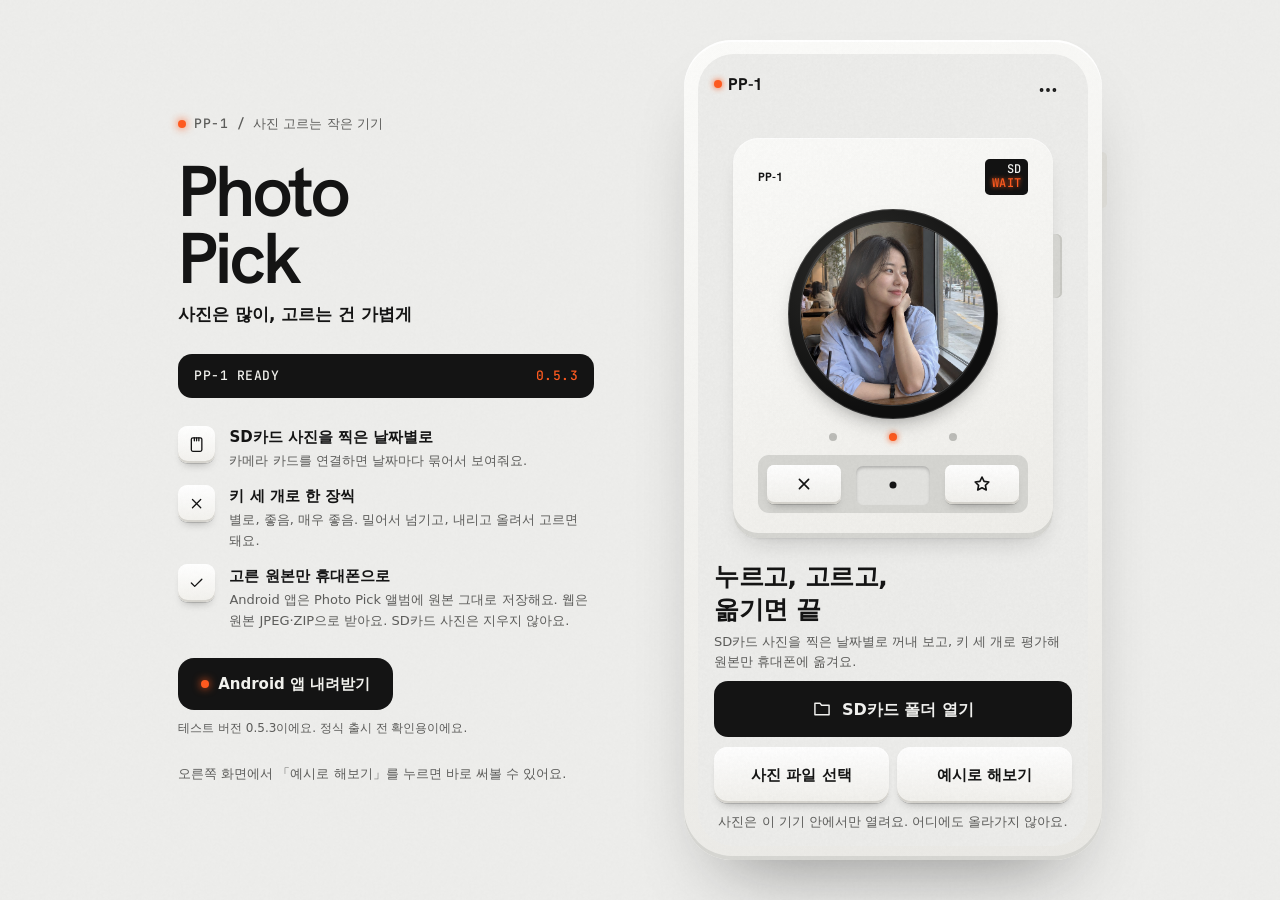
<file: index.html>
<!doctype html>
<html lang="ko">
<head>
<meta charset="utf-8">
<meta name="viewport" content="width=device-width,initial-scale=1,viewport-fit=cover">
<meta name="theme-color" content="#EDEDEB">
<meta name="description" content="SD카드 사진을 날짜별로 꺼내 보고, 키 세 개로 평가해 원본만 휴대폰에 옮기는 앱">
<title>Photo Pick · PP-1</title>
<link rel="icon" href="assets/app/icon.svg?v=0.5.3" type="image/svg+xml">
<link rel="manifest" href="manifest.webmanifest">
<script>
  // 휴대폰·좁은 화면은 앱을 전체 화면으로 바로 연다
  if (matchMedia('(max-width: 760px), (pointer: coarse) and (max-width: 1024px)').matches) location.replace('app/' + location.search);
</script>
<link rel="stylesheet" href="assets/pp1/fonts.css?v=0.5.3">
<link rel="stylesheet" href="assets/pp1/tokens.css?v=0.5.3">
<link rel="stylesheet" href="assets/pp1/components.css?v=0.5.3">
<style>
  *{box-sizing:border-box}
  html,body{margin:0;height:100%}
  body{background:var(--pp-body,#EDEDEB);color:var(--pp-ink,#141414);font-family:var(--pp-font-ko,"Noto Sans KR",system-ui,sans-serif)}
  body::after{content:"";position:fixed;inset:0;background:url(assets/pp1/noise.png) repeat;background-size:96px;opacity:.07;mix-blend-mode:multiply;pointer-events:none}
  .shell{min-height:100%;display:grid;grid-template-columns:minmax(0,26rem) auto;justify-content:center;align-items:center;gap:clamp(2.5rem,7vw,6.5rem);padding:2.5rem 2rem}
  .intro{display:flex;flex-direction:column;gap:1.75rem;max-width:26rem}
  .top{display:flex;align-items:center;gap:.5rem;font:500 .8125rem/1 var(--pp-font-ko,sans-serif);color:var(--pp-muted,#5C5C5A)}
  .mono{font-family:var(--pp-font-mono,monospace);letter-spacing:.04em}
  .led{width:.5rem;height:.5rem;border-radius:50%;background:#FF5A1F;box-shadow:0 0 8px #FF5A1F}
  h1{margin:0;font:600 clamp(3rem,6vw,4.5rem)/.92 var(--pp-font-num,sans-serif);letter-spacing:-.045em}
  .tag{margin:.75rem 0 0;font-size:1.0625rem;font-weight:600}
  .oled{display:flex;justify-content:space-between;align-items:center;height:2.75rem;padding:0 1rem;border-radius:.875rem;background:#141414;color:#F2F2EE;font:500 .8125rem/1 var(--pp-font-mono,monospace);letter-spacing:.04em}
  .oled em{font-style:normal;color:#FF5A1F}
  ul{list-style:none;margin:0;padding:0;display:flex;flex-direction:column;gap:.875rem}
  li{display:flex;gap:.875rem;align-items:flex-start}
  li svg{flex:none;box-sizing:content-box;width:1.125rem;height:1.125rem;padding:.6rem;border-radius:.6rem;background:linear-gradient(#FFFFFF,#F1F0EC);box-shadow:inset 0 1px 0 rgba(255,255,255,.95),inset 0 -2px 0 #D6D4CE,0 1px 0 rgba(20,20,20,.14),0 6px 10px -6px rgba(20,20,20,.38);fill:none;stroke:#141414;stroke-width:1.75;stroke-linecap:round;stroke-linejoin:round}
  li b{display:block;font-size:.9375rem;margin:.15rem 0 .2rem}
  li span{font-size:.8125rem;line-height:1.5;color:var(--pp-muted,#5C5C5A)}
  .cta{display:flex;flex-direction:column;gap:.6rem;align-items:flex-start}
  .btn{display:inline-flex;align-items:center;gap:.6rem;min-height:3.25rem;padding:0 1.4rem;border-radius:1rem;background:#141414;color:#F2F2EE;text-decoration:none;font-weight:700;font-size:.9375rem}
  .btn:hover{background:#000}
  .cta small{font-size:.75rem;color:var(--pp-muted,#5C5C5A)}
  .hint{margin:0;font-size:.8125rem;color:var(--pp-muted,#5C5C5A)}
  .device{position:relative;padding:.875rem;border-radius:3rem;background:linear-gradient(160deg,#FBFBF9,#E9E8E4);box-shadow:0 40px 80px -40px rgba(0,0,0,.45),0 2px 0 #fff inset,0 -4px 0 #D6D6D2 inset}
  .device::before{content:"";position:absolute;right:-.3rem;top:7rem;width:.3rem;height:3.5rem;border-radius:0 .3rem .3rem 0;background:#DAD9D4}
  iframe{display:block;width:390px;height:min(844px,calc(100vh - 6.75rem));border:0;border-radius:2.25rem;background:#EDEDEB}
  @media (max-width:1000px){.shell{grid-template-columns:1fr;justify-items:center}.intro{align-items:center;text-align:center}.cta{align-items:center}li{text-align:left}}
</style>
</head>
<body>
<main class="shell">
  <section class="intro" aria-label="Photo Pick 소개">
    <div class="top"><span class="led"></span><span class="mono">PP-1 /</span>사진 고르는 작은 기기</div>
    <div><h1>Photo<br>Pick</h1><p class="tag">사진은 많이, 고르는 건 가볍게</p></div>
    <div class="oled" aria-hidden="true"><span>PP-1 READY</span><em>0.5.3</em></div>
    <ul>
      <li><svg viewBox="0 0 24 24" aria-hidden="true"><rect x="5" y="3" width="14" height="18" rx="2"/><path d="M9 3v4M12 3v4M15 3v4"/></svg><div><b>SD카드 사진을 찍은 날짜별로</b><span>카메라 카드를 연결하면 날짜마다 묶어서 보여줘요.</span></div></li>
      <li><svg viewBox="0 0 24 24" aria-hidden="true"><path d="M6.5 6.5l11 11M17.5 6.5l-11 11"/></svg><div><b>키 세 개로 한 장씩</b><span>별로, 좋음, 매우 좋음. 밀어서 넘기고, 내리고 올려서 고르면 돼요.</span></div></li>
      <li><svg viewBox="0 0 24 24" aria-hidden="true"><path d="M5 12.5l4.5 4.5L19 7.5"/></svg><div><b>고른 원본만 휴대폰으로</b><span>Android 앱은 Photo Pick 앨범에 원본 그대로 저장해요. 웹은 원본 JPEG·ZIP으로 받아요. SD카드 사진은 지우지 않아요.</span></div></li>
    </ul>
    <div class="cta"><a class="btn" href="https://github.com/racheu107/photo-pick-pp1/releases/latest" target="_blank" rel="noopener"><span class="led"></span>Android 앱 내려받기</a><small>테스트 버전 0.5.3이에요. 정식 출시 전 확인용이에요.</small></div>
    <p class="hint">오른쪽 화면에서 「예시로 해보기」를 누르면 바로 써볼 수 있어요.</p>
  </section>
  <div class="device"><iframe src="app/" title="Photo Pick 앱" allow="clipboard-write; web-share"></iframe></div>
</main>
</body>
</html>
</file>
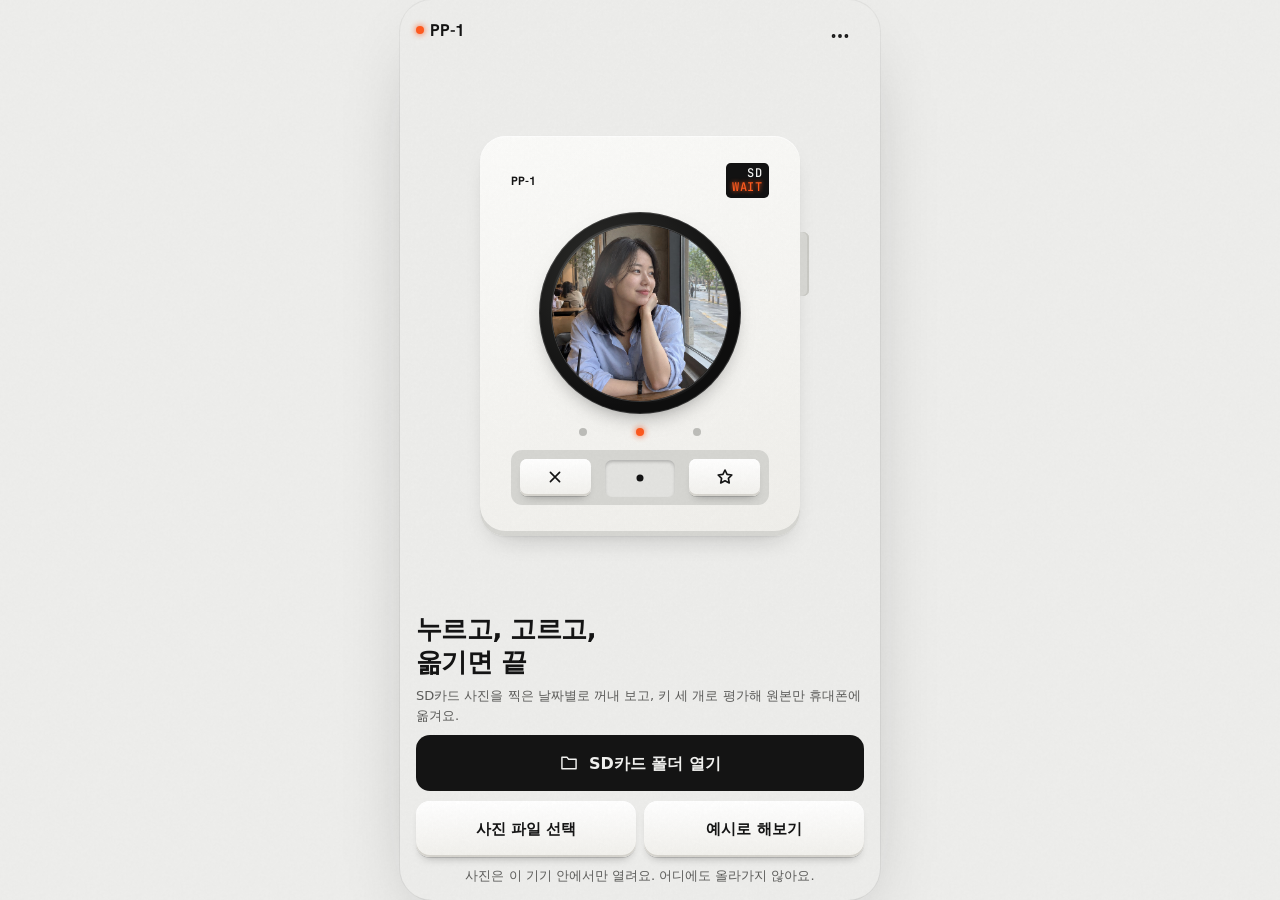
<file: app/index.html>
<!doctype html>
<html lang="ko">
<head>
<meta charset="utf-8">
<meta name="viewport" content="width=device-width,initial-scale=1,viewport-fit=cover,interactive-widget=resizes-content">
<meta name="theme-color" content="#EDEDEB">
<meta name="color-scheme" content="light">
<meta name="description" content="SD카드 사진을 날짜별로 꺼내 보고, 키 세 개로 평가해 원본만 휴대폰에 옮기는 앱">
<title>Photo Pick · PP-1</title>
<link rel="icon" href="../assets/app/icon.svg?v=0.5.4" type="image/svg+xml">
<link rel="manifest" href="../manifest.webmanifest">
<link rel="preload" href="../assets/pp1/fonts/hanken-grotesk-latin-600-normal.woff2" as="font" type="font/woff2" crossorigin>
<link rel="stylesheet" href="../assets/pp1/fonts.css?v=0.5.4">
<link rel="stylesheet" href="../assets/pp1/tokens.css?v=0.5.4">
<link rel="stylesheet" href="../assets/pp1/components.css?v=0.5.4">
<link rel="stylesheet" href="../assets/app/app.css?v=0.5.4">
</head>
<body class="pp-screen">
<main class="app" aria-label="Photo Pick">
  <div id="root"></div>
  <p id="live" class="sr" aria-live="polite"></p>
  <input id="dir-input" type="file" webkitdirectory multiple accept=".jpg,.jpeg,image/jpeg" hidden>
  <input id="file-input" type="file" multiple accept=".jpg,.jpeg,image/jpeg" hidden>
</main>
<script src="../assets/web-exif.js?v=0.5.4"></script>
<script src="../assets/web-download.js?v=0.5.4"></script>
<script src="../assets/app/story.js?v=0.5.4"></script>
<script src="../assets/app/app.js?v=0.5.4"></script>
</body>
</html>
</file>
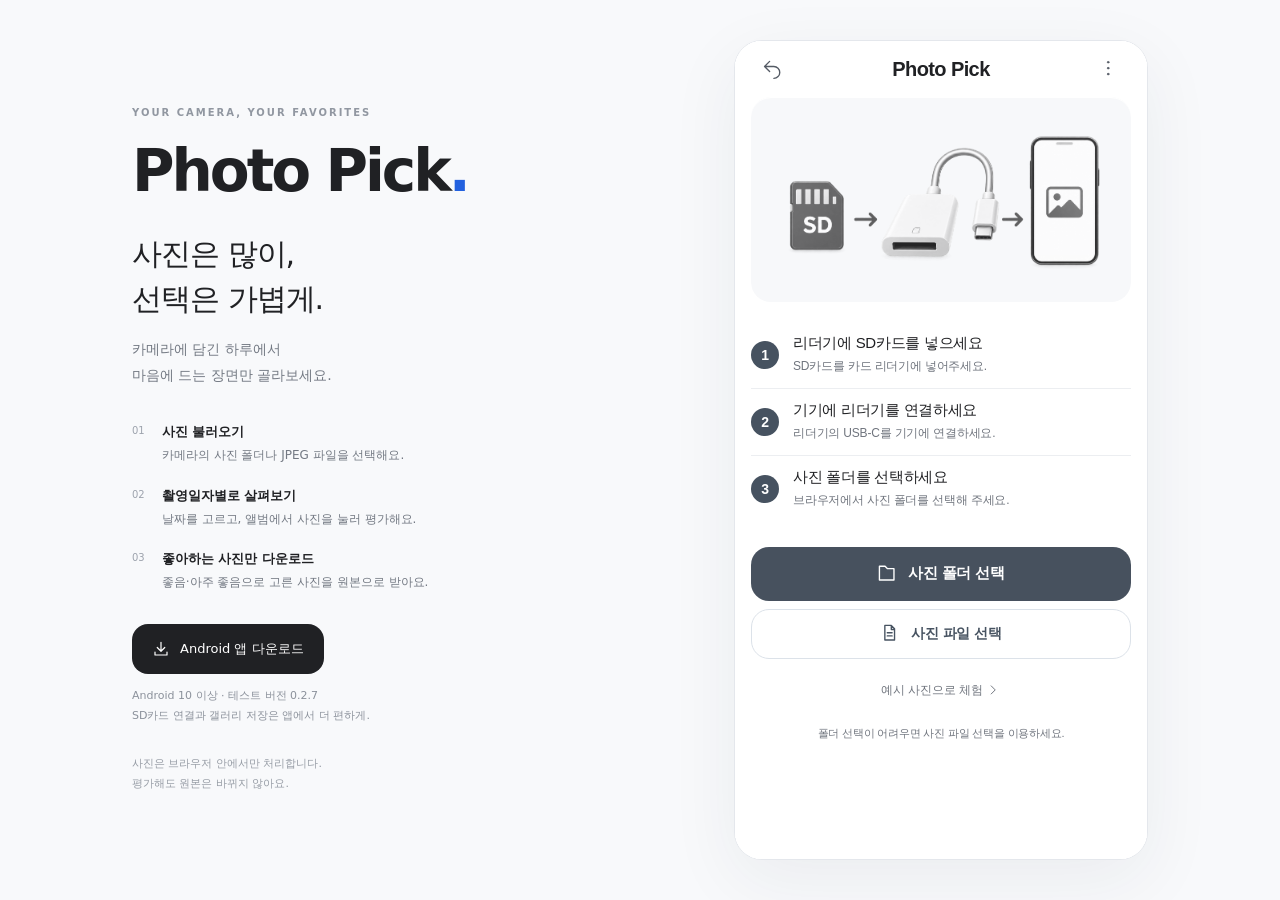
<file: design-preview/source/index.html>
<!doctype html>
<html lang="ko">
<head>
<meta charset="utf-8"><meta name="viewport" content="width=device-width,initial-scale=1,viewport-fit=cover"><meta name="theme-color" content="#ffffff">
<meta name="description" content="촬영일자별로 사진을 모아 보고, 좋아하는 장면만 골라 원본으로 다운로드하세요. Photo Pick 모바일 웹앱과 Android 앱.">
<title>Photo Pick — 사진은 많이, 선택은 가볍게.</title>
<link rel="stylesheet" href="assets/web-shell.css?v=web-0.2.7">
</head>
<body>
<main class="web-workspace">
<section class="product-intro" aria-labelledby="product-name">
<p class="product-eyebrow">YOUR CAMERA, YOUR FAVORITES</p>
<h1 id="product-name">Photo Pick<span class="brand-dot" aria-hidden="true">.</span></h1>
<p class="product-tagline">사진은 많이,<br>선택은 가볍게.</p>
<p class="product-description">카메라에 담긴 하루에서<br>마음에 드는 장면만 골라보세요.</p>
<ol class="product-steps">
<li><span>01</span><div><b>사진 불러오기</b><p>카메라의 사진 폴더나 JPEG 파일을 선택해요.</p></div></li>
<li><span>02</span><div><b>촬영일자별로 살펴보기</b><p>날짜를 고르고, 앨범에서 사진을 눌러 평가해요.</p></div></li>
<li><span>03</span><div><b>좋아하는 사진만 다운로드</b><p>좋음·아주 좋음으로 고른 사진을 원본으로 받아요.</p></div></li>
</ol>
<a class="apk-download" href="https://github.com/racheu107/photo-pick/releases/download/android-v0.2.7-preview/PhotoPick-0.2.7-debug.apk" target="_blank" rel="noopener"><svg viewBox="0 0 24 24" aria-hidden="true"><path d="M12 3v12m-5-5 5 5 5-5M4 16v4h16v-4"/></svg>Android 앱 다운로드</a>
<p class="product-footnote">Android 10 이상 · 테스트 버전 0.2.7<br>SD카드 연결과 갤러리 저장은 앱에서 더 편하게.</p>
<p class="product-privacy">사진은 브라우저 안에서만 처리합니다.<br>평가해도 원본은 바뀌지 않아요.</p>
</section>
<section class="app-preview" aria-label="Photo Pick 모바일 웹앱"><iframe id="photo-pick-app" src="app/index.html" title="Photo Pick 모바일 웹앱" loading="eager"></iframe></section>
</main>
<script src="assets/web-shell.js?v=web-0.2.7"></script>
</body>
</html>
</file>
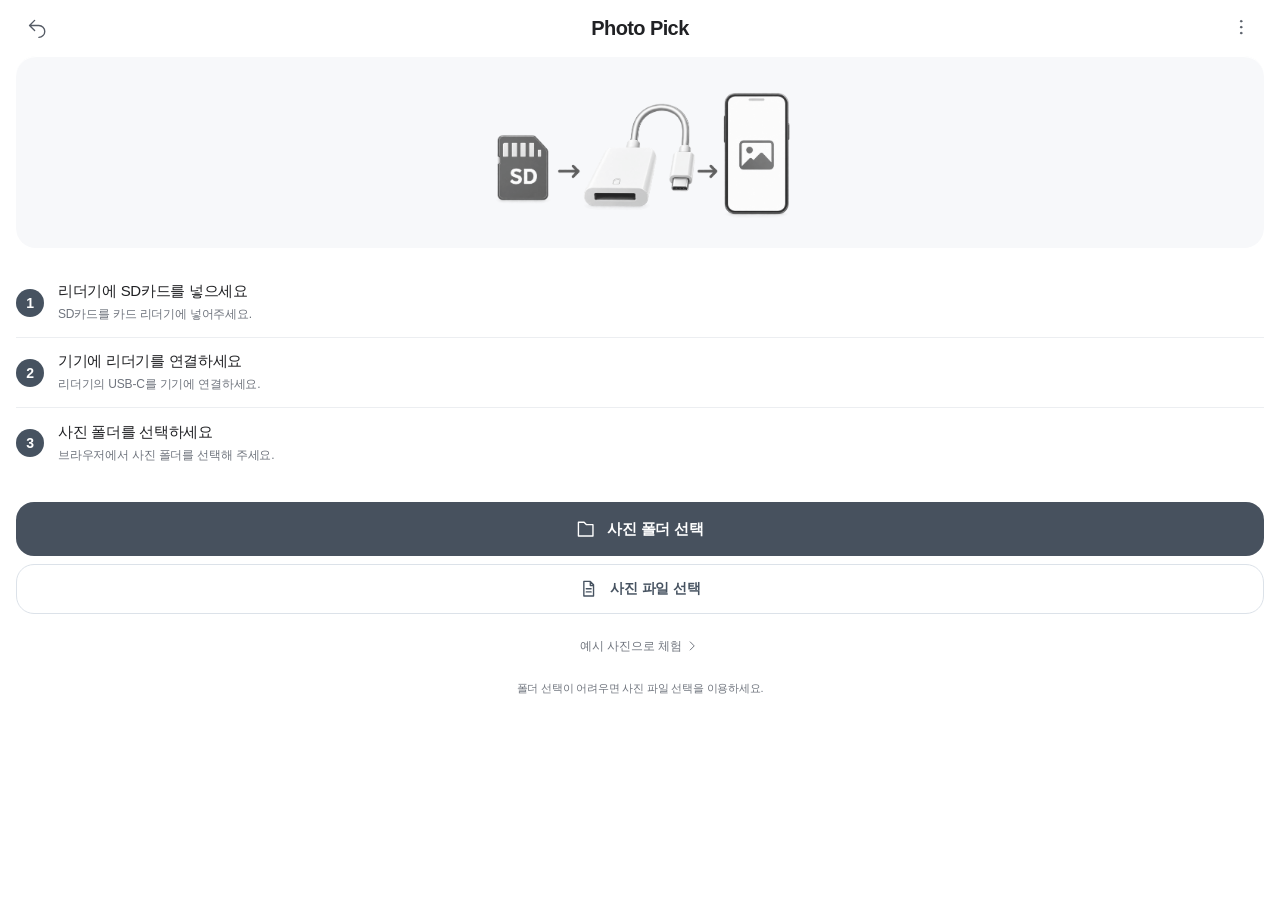
<file: design-preview/source/app/index.html>
<!doctype html>
<html lang="ko">
<head>
<meta charset="utf-8"><meta name="viewport" content="width=device-width,initial-scale=1,viewport-fit=cover"><base href="../">
<title>Photo Pick · 웹앱</title>
<style>
:root{--blue:#2461e8;--ink:#17253d;--muted:#8490a2;--line:#e8edf5;--wash:#f3f7ff}*{box-sizing:border-box}body{margin:0;background:#f4f6fa;color:var(--ink);font-family:Inter,"Pretendard","Noto Sans KR","Segoe UI",sans-serif}button{font:inherit;cursor:pointer;touch-action:manipulation}button:disabled{opacity:.42;cursor:default}.workspace{max-width:1100px;margin:48px auto;display:grid;grid-template-columns:1fr 410px;gap:72px;padding:0 32px}.eyebrow{font-size:11px;color:var(--blue);letter-spacing:2px;font-weight:700}.intro{padding-top:44px}h1{font-size:42px;letter-spacing:-2px;font-weight:600;line-height:1.35;margin:18px 0}p{line-height:1.8;color:#69768b;font-size:14px}.tabs{display:flex;gap:7px;margin:28px 0 24px}.tabs button{border:1px solid var(--line);background:white;border-radius:24px;padding:11px 18px;color:#69768b;font-size:13px}.tabs button.active{background:var(--ink);border-color:var(--ink);color:white}.concept{max-width:450px;min-height:130px}.concept h2{font-size:20px;font-weight:600;margin:0 0 8px}.flow{display:flex;gap:12px;align-items:center;margin-top:30px;font-size:12px;color:#8390a4}.flow b{color:var(--ink);font-weight:500}.steps{margin-top:36px;border-top:1px solid var(--line);padding-top:20px}.steps p{font-size:12px;margin:7px 0}.phone{width:390px;min-height:790px;background:white;border:1px solid #dfe5ef;border-radius:38px;box-shadow:0 22px 70px #293e6712;overflow:hidden;position:relative;padding:0 20px 18px}.status{height:39px;display:flex;justify-content:space-between;align-items:center;padding:0 8px;font-size:11px;font-weight:600}.status span:last-child{font-size:10px;letter-spacing:2px}.header{display:flex;justify-content:space-between;align-items:center;padding:14px 1px 18px}.wordmark{font-size:22px;letter-spacing:-1px;font-weight:600}.badge{font-size:10px;border-radius:20px;background:var(--wash);color:var(--blue);padding:7px 10px}.session{display:flex;justify-content:space-between;align-items:center;margin:0 0 13px;font-size:12px}.session span{color:var(--muted);font-size:11px}.progress{height:3px;background:#edf1f7;border-radius:3px;margin-bottom:18px;overflow:hidden}.progress i{display:block;background:var(--blue);height:100%;transition:width .3s}.card{height:455px;border-radius:22px;overflow:hidden;position:relative;background:#202830;user-select:none;touch-action:none}.card img{width:100%;height:100%;object-fit:contain;pointer-events:none}.card:after{content:"";position:absolute;inset:55% 0 0;background:linear-gradient(transparent,#0b142852);pointer-events:none}.photo-meta{position:absolute;top:16px;left:16px;color:white;font-size:10px;padding:6px 9px;border-radius:15px;background:#15273a3b;backdrop-filter:blur(8px)}.overlay{position:absolute;bottom:21px;left:0;right:0;z-index:2;display:flex;justify-content:center;gap:16px}.action{width:58px;height:58px;border:1px solid #ffffffa3;border-radius:50%;background:#ffffffee;color:#40536a;box-shadow:0 4px 18px #05111d16;display:flex;justify-content:center;align-items:center;font-size:25px}.action.primary{background:var(--blue);border-color:var(--blue);color:white;width:66px;height:66px;margin-top:-4px}.action svg{width:23px;height:23px;fill:none;stroke:currentColor;stroke-width:1.8;stroke-linecap:round;stroke-linejoin:round}.legend{display:flex;justify-content:center;gap:28px;font-size:10px;color:var(--muted);margin-top:13px}.toolbar{display:flex;justify-content:space-between;align-items:center;margin:23px 0 14px}.subtle{background:none;border:0;font-size:11px;color:#75849a;padding:7px 0}.counter{font-size:12px;color:var(--blue)}.cta{display:block;width:100%;background:var(--blue);color:white;border:0;border-radius:14px;padding:15px;font-weight:500;font-size:13px}.cta.secondary{background:var(--wash);color:var(--blue);margin-top:10px}.demo-note{font-size:9px;color:#99a3b2;text-align:center;margin:16px 0 0}.filmstrip{display:flex;gap:7px;padding:13px 0 0;overflow-x:auto}.thumb{height:53px;width:44px;flex-shrink:0;object-fit:cover;border-radius:6px;border:2px solid transparent;opacity:.55;cursor:pointer}.thumb.active{border-color:var(--blue);opacity:1}.grid{display:grid;grid-template-columns:repeat(3,1fr);gap:7px;max-height:490px;overflow:auto}.tile{position:relative;height:146px;border:0;border-radius:11px;overflow:hidden;padding:0;background:#bacde1}.tile img{width:100%;height:100%;object-fit:cover}.check{position:absolute;right:8px;top:8px;width:21px;height:21px;border:1.5px solid white;border-radius:50%;background:#23324933;color:white;font-size:12px;display:grid;place-items:center}.tile.selected .check{background:var(--blue);border-color:var(--blue)}.tile.selected{outline:2px solid var(--blue);outline-offset:-2px}.grid-help{font-size:11px;text-align:center;color:var(--muted);margin:12px 0}.screen-title{font-size:26px;font-weight:600;letter-spacing:-1px;margin:25px 0 8px}.screen-copy{font-size:12px;color:var(--muted);margin-bottom:24px}.summary-grid{display:grid;grid-template-columns:repeat(2,1fr);gap:8px;height:346px;overflow:auto;margin-bottom:22px}.summary-grid img{height:164px;width:100%;object-fit:cover;border-radius:12px}.empty{padding:70px 20px;text-align:center;color:#8390a4;background:var(--wash);border-radius:18px;margin-bottom:20px;font-size:13px}.transfer{height:460px;display:flex;flex-direction:column;justify-content:center;align-items:center}.ring{height:105px;width:105px;border-radius:50%;background:var(--wash);display:grid;place-items:center;color:var(--blue);font-size:28px;letter-spacing:-1px}.transfer h3{font-size:20px;font-weight:500}.transfer p{font-size:12px;text-align:center;margin:0}.share-preview{height:340px;position:relative;border-radius:20px;overflow:hidden;margin:25px 0}.share-preview img{width:100%;height:100%;object-fit:cover}.share-preview span{position:absolute;left:15px;bottom:15px;color:white;background:#15273a55;border-radius:15px;padding:7px 10px;font-size:10px}.toast{position:absolute;bottom:99px;left:24px;right:24px;background:#17253ded;border-radius:12px;color:white;padding:13px;text-align:center;font-size:11px;z-index:5}.modal{position:absolute;inset:0;background:#15233ade;z-index:4;padding:68px 20px 0;backdrop-filter:blur(6px)}.modal .card{height:530px}.close{position:absolute;right:25px;top:35px;border:0;background:white;border-radius:50%;width:30px;height:30px;color:var(--ink)}.done-card{display:grid;place-items:center;height:455px;background:var(--wash);border-radius:22px;text-align:center;padding:30px}.done-card h3{font-size:23px;font-weight:500}.done-card p{font-size:12px}.key{display:inline-block;border:1px solid #dce3ee;border-radius:5px;padding:1px 5px;font-size:10px;color:#8490a2}@media(max-width:790px){.workspace{display:flex;flex-direction:column;gap:20px;margin:20px auto;align-items:center;padding:0 15px}.intro{max-width:390px;padding:0}h1{font-size:27px;margin:12px 0}.concept{min-height:auto}.concept h2{font-size:17px}.concept p{font-size:12px}.tabs{margin:16px 0}.flow,.steps{display:none}.phone{width:min(390px,100%);border-radius:30px}.eyebrow{font-size:9px}}@media(prefers-reduced-motion:reduce){*{transition:none!important}}
.action-item{display:flex;flex-direction:column;align-items:center;gap:7px;justify-content:flex-end}.action-item span{color:white;font-size:10px;text-shadow:0 1px 5px #0008}.overlay{gap:20px}.action.good{background:#e9f1ff;color:#2461e8;border-color:#dae6ff}.action.best{background:#2461e8;color:white;border-color:#2461e8}.action.active{outline:2px solid white;outline-offset:4px}.action.primary{width:58px;height:58px;margin:0}.overlay{gap:18px}.grade-badge{position:absolute;top:8px;right:8px;border-radius:20px;padding:4px 7px;background:#fff;color:#516076;font-size:11px}.grade-badge.keep{background:#e5efff;color:#2461e8}.grade-badge.best{background:#2461e8;color:white}.film-item{position:relative;flex-shrink:0}.film-item .grade-badge{top:2px;right:2px;padding:1px 3px;font-size:9px}.summary-counts{display:flex;gap:5px;flex-wrap:wrap;margin-bottom:14px}.summary-counts span{padding:7px;border-radius:9px;background:#f3f6fa;font-size:10px}.filters{display:flex;gap:7px;margin:15px 0}.filters button{flex:1;border:1px solid #e0e7f2;background:white;color:#75849a;border-radius:10px;padding:10px 6px;font-size:11px}.filters button.active{border-color:#2461e8;background:#f3f7ff;color:#2461e8}.summary-grid{height:290px}.summary-grid .tile{height:140px}.clear-rating{display:block;margin:15px auto;color:white;background:none;border:0;font-size:12px}.grid-help{margin:10px 0}.rating-footer{font-size:10px;color:#8a95a6;margin-top:8px;text-align:center}.final-shell{display:flex;justify-content:center;padding:20px 12px 35px}.phone{width:420px;min-height:820px;padding:0 22px 18px}.subtle{font-size:12px;min-height:38px}.cta{font-size:15px;min-height:50px}.screen-copy{font-size:13px;line-height:1.65}.action-item span{font-size:12px}.photo-meta{font-size:12px}.session{font-size:14px}.session span{font-size:12px}.counter{font-size:13px}.grid-help{font-size:12px}.demo-note{font-size:10px;line-height:1.5}.summary-counts span{font-size:12px}.filters button{font-size:12px;min-height:46px}.mode-switch{display:flex;gap:5px;padding:4px;background:#f2f5fa;border-radius:12px;margin-bottom:15px}.mode-switch button{flex:1;padding:10px;background:none;color:#8590a2;border:0;border-radius:9px;font-size:13px}.mode-switch button.active{background:white;color:#2461e8;box-shadow:0 1px 5px #192f5420}.session-actions{display:flex;justify-content:space-between;margin:7px 0}.hero{height:265px;border-radius:22px;overflow:hidden;margin:24px 0;background:#e6eef8}.hero img{width:100%;height:100%;object-fit:cover}.start-title{font-size:28px;line-height:1.4;letter-spacing:-1px;margin:32px 0 12px}.folder-panel{border:1px solid #e2e9f4;border-radius:18px;padding:20px;margin:30px 0;background:#f8faff}.folder-panel b{display:block;font-size:17px;margin-bottom:8px}.folder-panel p{font-size:13px;margin:0}.small-note{font-size:12px;line-height:1.6;color:#8894a6}.album-filters{display:flex;gap:6px;flex-wrap:wrap;margin-bottom:14px}.album-filters button{padding:7px 10px;min-height:36px;font-size:11px;border:1px solid #e3e9f1;background:white;border-radius:18px;color:#7a879b}.album-filters button.active{background:#edf3ff;color:#2461e8;border-color:#acc5ff}@media(max-width:480px){.final-shell{padding:0}.phone{border:0;border-radius:0;box-shadow:none;width:100%;min-height:100vh;padding:0 18px 18px}.card{height:min(470px,58vh);min-height:350px}.modal{position:fixed;max-width:420px;margin:auto}.status{height:30px}}.hint{font-size:12px;color:#8794a8;text-align:center;line-height:1.7;margin:12px 0}.blue{color:#2461e8}.grade-badge.unrated{font-size:10px;background:#ffffffdc;color:#6d798b}.scan-grid{margin-bottom:25px;max-height:310px}.detail-top{display:flex;align-items:center;justify-content:space-between;color:white;margin-bottom:13px}.detail-top button{width:44px;height:44px;border:0;border-radius:50%;background:#ffffff24;color:white;font-size:22px}.detail-top span{font-size:14px}.modal{padding:38px 20px 0}.modal .card{height:530px}.sheet-backdrop{position:absolute;inset:0;background:#162b476b;display:flex;align-items:flex-end;z-index:10}.sheet{background:white;border-radius:25px 25px 0 0;padding:25px 22px 30px;width:100%;box-shadow:0 -10px 60px #13284a12}.sheet h3{font-size:22px;margin:0 0 15px}.sheet p{font-size:14px;line-height:1.65}.sheet .grid{max-height:370px;overflow:auto;margin:18px 0}.summary-counts span{font-size:13px}.album-filters button{font-size:12px}.subtle{font-size:14px}.hint{font-size:12px}.summary-grid{height:265px;grid-auto-rows:140px;align-content:start}.card{height:450px}.saved-sheet .tile{height:120px}@media(max-width:480px){.modal .card{height:min(530px,67vh)}.sheet-backdrop{position:fixed;max-width:420px;margin:auto}.card{height:min(455px,54vh)}}@media(prefers-reduced-motion:reduce){*{scroll-behavior:auto}}.album-filters button{font-size:14px}.summary-counts span{font-size:14px}.filters button{font-size:14px}.session span,.counter,.photo-meta{font-size:14px}.hint{font-size:14px}.mode-switch button{font-size:14px}.grid-help{font-size:14px}.small-note{font-size:14px}.scan-grid .tile{height:135px}.connect-guide{display:flex;gap:9px;align-items:center;font-size:13px;background:#f3f7ff;padding:22px 12px;border-radius:16px;margin:26px 0;color:#546c8b}.connect-guide b{color:#2461e8}.input-message{background:#f3f7ff;padding:14px;border-radius:12px;color:#2461e8;font-size:14px}.reading-layer{position:absolute;inset:0;background:#fffffff2;display:flex;flex-direction:column;align-items:center;justify-content:center;z-index:15}.reading-layer p{font-size:14px}.filename{font-size:11px;display:inline-block;max-width:260px;overflow:hidden;text-overflow:ellipsis;white-space:nowrap;opacity:.9}.image-error{position:absolute;top:45%;left:8px;right:8px;text-align:center;color:#49617c;font-size:12px;pointer-events:none}.session b{max-width:230px;overflow:hidden;text-overflow:ellipsis;white-space:nowrap}.small-note{line-height:1.8}
/* Reference-aligned visual layer. State and file reading remain unchanged. */
:root{--blue:#0064ff;--ink:#080f43;--muted:#707ba9;--wash:#edf4fd;--line:#e2ebf7}body{background:radial-gradient(ellipse at top,#fff 0,#f1f8fe 72%);font-family:"Pretendard","Noto Sans KR","Malgun Gothic","Segoe UI",sans-serif;color:var(--ink)}.final-shell{padding:28px 16px;min-height:100vh;align-items:flex-start}.phone{width:394px;min-height:702px;padding:0 17px 12px;border:0;border-radius:22px;box-shadow:0 4px 30px #8bbbde29;background:#fff;overflow:hidden}.header{height:79px;padding:17px 0 14px;display:grid;grid-template-columns:34px 1fr 34px;text-align:center;align-items:start}.header h1{font-size:21px;line-height:1.45;letter-spacing:-.8px;font-weight:750;margin:2px 0 0}.header p{font-size:14px;line-height:1.5;margin:2px 0 0;color:var(--muted)}.icon-button{background:transparent;border:0;color:var(--ink);width:34px;height:36px;display:grid;place-items:center;padding:4px}.icon-button svg{width:25px;height:25px;fill:none;stroke:currentColor;stroke-width:2;stroke-linecap:round;stroke-linejoin:round}.header #screen-menu svg{width:22px;fill:currentColor;stroke-width:1}.cta{display:flex;align-items:center;justify-content:center;gap:16px;border-radius:21px;min-height:56px;font-size:16px;font-weight:650;padding:12px 10px;background:var(--blue);color:#fff;border:0;letter-spacing:-.3px}.cta svg,.demo-link svg{width:26px;height:26px;fill:none;stroke:currentColor;stroke-width:2;stroke-linecap:round;stroke-linejoin:round}.cta.secondary{background:linear-gradient(120deg,#edf5fe,#eaf2fc);color:var(--blue)}.connection-art{height:231px;margin:0 -3px 8px;display:flex;align-items:center;justify-content:center}.connection-art img{width:100%;height:100%;object-fit:contain}.connection-steps{list-style:none;display:flex;flex-direction:column;gap:8px;padding:0;margin:0 0 20px}.connection-steps li{display:flex;gap:23px;align-items:center;background:linear-gradient(110deg,#eff6fe,#f3f7fd);border-radius:16px;padding:10px 16px;min-height:63px}.connection-steps li>span{width:36px;height:36px;flex-shrink:0;display:grid;place-items:center;border-radius:50%;background:var(--blue);box-shadow:inset 0 2px 6px #76b3ff99;color:#fff;font-size:20px}.connection-steps b{font-size:15px;letter-spacing:-.6px;white-space:nowrap}.connection-steps p{font-size:12px;line-height:1.5;color:var(--muted);margin:3px 0 0;letter-spacing:-.4px}.file-cta{min-height:50px!important;border:1px solid #dce8f7!important;color:#536494!important;font-size:15px!important;margin-top:8px!important}.demo-link{display:flex;align-items:center;justify-content:center;gap:3px;color:var(--muted);background:none;border:0;margin:10px auto 0;font-size:13px;padding:0;min-height:20px}.demo-link svg{width:15px;height:15px;stroke-width:1.7}.resume-panel{background:#f1f6ff;border-radius:12px;padding:10px 12px;margin:-9px 0 12px;font-size:12px;color:var(--muted)}.resume-panel small{display:block;margin-top:5px}.resume-panel button{display:flex;align-items:center;gap:5px;min-height:28px;padding:3px 0}.resume-panel svg{width:15px;height:15px;fill:none;stroke:currentColor;stroke-width:2}.folder-panel{display:flex;align-items:center;gap:22px;padding:14px 18px;background:linear-gradient(130deg,#edf7ff,#f2f7fc);border:0;border-radius:16px;margin:0 0 15px;min-height:73px}.folder-panel>svg{width:41px;height:41px;fill:#559eff;stroke:#448eff;stroke-width:1;flex-shrink:0}.folder-panel b{font-size:16px;line-height:1.5;margin:0 0 1px;overflow-wrap:anywhere}.folder-panel p{font-size:13px;color:var(--muted);line-height:1.5}.scan-grid{grid-template-columns:repeat(2,1fr);gap:7px;max-height:none;margin:0}.scan-grid .tile{height:160px;border-radius:9px}.scan-check{position:absolute;right:9px;top:9px;border-radius:50%;background:#fff;width:36px;height:36px;color:var(--blue);border:2px solid white;display:grid;place-items:center;box-shadow:0 2px 10px #0001}.scan-check svg{height:24px;width:24px;stroke:currentColor;stroke-width:2.8;fill:none}.scan-grid .tile:last-child .scan-check{background:var(--blue);color:#fff}.scan-progress{display:flex;align-items:center;gap:12px;margin:20px 3px 22px}.scan-progress .progress{height:12px;margin:0;flex:1;border-radius:10px;background:#edf3fd}.scan-progress .progress i{border-radius:10px}.scan-progress>span{font-size:15px;color:var(--muted)}.scan-caption{text-align:center;margin:0 0 19px}.scan-caption h2{font-size:19px;letter-spacing:-.5px;margin:0 0 3px;font-weight:750}.scan-caption strong{color:var(--blue);font-size:23px}.scan-caption p{font-size:13px;color:var(--muted);margin:0;line-height:1.7}.mode-switch{height:40px;padding:0;gap:0;border-radius:25px;background:#eaf2fd;margin:3px 0 13px;overflow:hidden}.mode-switch button{padding:7px;border-radius:25px;font-size:14px;font-weight:650;color:var(--ink)}.mode-switch button.active{background:var(--blue);color:white;box-shadow:none}.card{height:484px;min-height:0;border-radius:17px;background:#edf3f9}.demo-card img{object-fit:cover}.real-card img{object-fit:contain}.card:after{inset:62% 0 0;background:linear-gradient(transparent,#000b)}.photo-meta{background:#101b3780;top:10px;left:10px;max-width:90%;font-size:11px}.overlay{bottom:18px;gap:27px}.action{width:76px;height:76px;border:2px solid #ffffff26;background:#6b707ddd;color:white;box-shadow:0 3px 16px #0002}.action.good{background:#fff;color:var(--blue);border-color:#fff}.action.best{background:var(--blue);color:#fff;border-color:var(--blue)}.action svg{width:36px;height:36px;stroke-width:1.8}.action.best svg{fill:currentColor}.action-item{gap:6px}.action-item span{font-size:15px;font-weight:650;text-shadow:0 2px 4px #000;letter-spacing:-.6px}.results-cta{margin-top:14px!important;min-height:51px;font-size:16px}.results-cta svg{stroke-width:4;width:25px}.gesture-hint{font-size:11px;color:#7784aa;text-align:center;line-height:1.4;margin:8px 0 0}.summary-counts{display:block;border-radius:16px;background:linear-gradient(120deg,#eff5fd,#f5f8fc);padding:3px 13px;margin:5px 0 9px}.rating-row{display:flex;align-items:center;gap:15px;height:44px;border-bottom:1px solid #e3ebf6;font-size:15px}.rating-row:last-child{border:0}.rating-row b{font-weight:650;flex:1;letter-spacing:-.4px}.rating-row strong{font-size:19px;color:var(--blue);font-weight:650}.rating-row:nth-child(n+3) strong{color:var(--muted)}.summary-counts .rating-symbol{height:32px;width:32px;border-radius:50%;padding:5px;background:#fff;color:var(--blue);display:grid;place-items:center;flex-shrink:0}.rating-symbol svg{width:23px;height:23px;fill:none;stroke:currentColor;stroke-width:1.8;stroke-linecap:round;stroke-linejoin:round}.summary-counts .rating-symbol.best{background:var(--blue);color:#fff}.rating-symbol.best svg{fill:currentColor}.summary-counts .rating-symbol.skip{background:#737988;color:white}.summary-counts .rating-symbol.unrated{background:#a5abba;color:white}.rating-symbol i{width:19px;height:19px;border:2px solid white;border-radius:50%}.continue-cta{min-height:47px;border-radius:17px;font-size:15px;gap:12px;margin:0 0 14px!important}.continue-cta svg:first-child{width:22px;stroke-width:3.5}.continue-cta svg:last-child{width:16px}.filters{gap:0;background:#edf4fd;border-radius:18px;overflow:hidden;margin:0 0 12px}.filters button{font-size:12px;min-height:40px;border:0;background:none;color:var(--ink);border-radius:18px;white-space:nowrap;font-weight:650;padding:7px 3px}.filters button.active{background:var(--blue);color:#fff}.summary-grid{grid-template-columns:repeat(4,minmax(0,1fr));gap:5px;height:184px;grid-auto-rows:89px;max-height:184px;margin:0 0 18px;overflow:auto}.summary-grid .tile{height:89px;border-radius:8px}.summary-grid img{height:100%;border-radius:0}.grade-badge{top:5px;right:5px;width:27px;height:27px;display:grid;place-items:center;border:1.5px solid #fff;padding:0;font-size:19px;box-shadow:0 2px 7px #183a5520}.grade-badge svg{width:20px;height:20px;fill:none;stroke:currentColor;stroke-width:1.8;stroke-linecap:round;stroke-linejoin:round}.grade-badge.best svg{fill:currentColor}.grade-badge.unrated{font-size:8px;width:35px}.grade-badge.keep{background:#fff;color:var(--blue);font-size:16px}.hint{font-size:13px;margin:15px 0 0;color:var(--muted);line-height:1.6}.summary-empty{height:184px;display:grid;place-content:center;margin:0 0 18px;padding:25px 15px;font-size:13px}.album-filters{gap:5px;margin:0 0 12px}.album-filters button{font-size:11px;min-height:32px;padding:5px 8px}.album-filters button.active{background:var(--blue);color:#fff;border-color:var(--blue)}.album-grid{height:440px;max-height:440px;align-content:start;grid-template-columns:repeat(3,1fr);gap:6px}.album-grid .tile{height:142px;border-radius:9px}.sheet{color:var(--ink)}.sheet .cta{margin-top:8px}.modal .card{height:min(530px,69vh)}.done-card{height:484px}.reading-layer .ring{background:var(--wash)}button:focus-visible{outline:3px solid #7cb7ff;outline-offset:3px}.input-message{font-size:12px;margin:12px 0 0}.photo-meta .filename{font-size:11px;max-width:260px}
@media(max-width:480px){.final-shell{padding:0;background:white}.phone{width:100%;max-width:420px;min-height:100dvh;border-radius:0;padding:0 17px 14px;box-shadow:none}.header{height:79px}.card{height:clamp(370px,62vh,570px)}.connection-art{height:clamp(180px,29vh,265px)}.scan-grid .tile{height:clamp(140px,21vh,180px)}.summary-grid{height:184px}.overlay{gap:clamp(17px,6vw,30px)}.action{width:clamp(66px,19vw,80px);height:clamp(66px,19vw,80px)}.connection-steps li{gap:18px}.connection-steps b{font-size:14px}.connection-steps p{font-size:11px}.modal,.sheet-backdrop{max-width:420px}.scan-caption{margin-bottom:18px}}

/* Persona review: visual clarity and touch targets; rating logic unchanged. */
:root{--muted:#59678f}
.header{grid-template-columns:44px minmax(0,1fr) 44px}
.icon-button{width:44px;height:44px}
.header[data-screen="pick"]{grid-template-columns:78px minmax(0,1fr) 78px}
.header[data-screen="pick"] #screen-back{display:flex;align-items:center;justify-content:flex-start;gap:2px;width:78px;font-size:12px;white-space:nowrap}
.header[data-screen="pick"] #screen-back svg{width:21px;height:21px;flex-shrink:0}
.header #screen-menu{justify-self:end}
.demo-link{min-height:44px}
.mode-switch{height:44px}
.mode-switch button,.filters button,.album-filters button{min-height:44px}
.filters button,.album-filters button{font-size:13px}
.connection-steps p{font-size:12px;color:var(--muted)}
.gesture-hint{font-size:12px;color:var(--muted)}
.original-note{font-size:12px;color:var(--muted);text-align:center;margin:3px 0 0;line-height:1.5}
.cta.secondary{color:#0057df}
.file-cta{color:#4e5e87!important}
@media(max-width:480px){.connection-steps p{font-size:12px}.connection-steps b{white-space:normal}}
@media(max-width:480px) and (max-height:700px){.card{height:clamp(290px,calc(100dvh - 254px),440px);min-height:0}.modal .card{height:clamp(280px,calc(100dvh - 180px),440px);min-height:0}}
</style>
<link rel="stylesheet" href="assets/premium.css?v=web-0.2.7">
<link rel="stylesheet" href="assets/native-app.css?v=web-0.2.7">
<link rel="stylesheet" href="assets/ui-polish.css?v=web-0.2.7">
<link rel="stylesheet" href="assets/quiet-glass.css?v=web-0.2.7">
<link rel="stylesheet" href="assets/web-app.css?v=web-0.2.7"><link rel="stylesheet" href="assets/design-preview.css"></head>
<body>
<main class="final-shell"><section class="phone" aria-label="Photo Pick 최종 프로토타입"><div class="brand-strip"><span>PHOTO<span class="brand-accent">PICK</span></span><span class="brand-caption">YOUR CAMERA LIBRARY</span></div><header class="header" id="screen-header"></header><div id="app"></div><div id="layer"></div><input id="directory-input" type="file" webkitdirectory multiple accept=".jpg,.jpeg,image/jpeg" hidden><input id="files-input" type="file" multiple accept=".jpg,.jpeg,image/jpeg" hidden></section></main>
<script src="assets/asset-manifest.js?v=web-0.2.7"></script>
<script>
const demoPhotos = [
 ['example-01','카페의 오후'],['example-02','골목 산책'],['example-03','한강의 노을'],
 ['photo-1519608487953-e999c86e7455','도시의 저녁'],['photo-1519501025264-65ba15a82390','맨해튼의 빛'],['photo-1477959858617-67f85cf4f1df','골목의 오후'],['photo-1514565131-fce0801e5785','도시 산책'],['photo-1449824913935-59a10b8d2000','거리의 순간'],['photo-1480714378408-67cf0d13bc1b','늦은 오후'],['photo-1519608487953-e999c86e7455','늦은 밤 산책'],['photo-1514924013411-cbf25faa35bb','여행의 기록'],['photo-1511818966892-d7d671e672a2','도시의 선']
].map(([id,label],i)=>({id:i,label,url:window.PHOTO_PICK_ASSETS?.photos?.[i] || `https://images.unsplash.com/${id}?auto=format&fit=crop&w=900&q=85`}));
let sourcePhotos=demoPhotos;
const KEY='photopick.web.v1',SESSION='demo-camera-v2';
const labels={skip:'별로',keep:'좋음',best:'아주 좋음'},symbols={skip:'×',keep:'✓',best:'★'};
const icons={skip:'<path d="m7 7 10 10M17 7 7 17"/>',keep:'<path d="M7 10v10H3V10zm0 0 5-7c2 0 2 2 1 5h5c2 0 2 2 1 4l-2 8H7"/>',best:'<path d="m12 3 2.8 5.7 6.2.9-4.5 4.4 1.1 6.2-5.6-3-5.6 3 1.1-6.2L3 9.6l6.2-.9z"/>'};
const fresh=()=>({version:2,session:SESSION,dataset:'demo',descriptors:demoPhotos.map(p=>({path:p.label,name:p.label,size:0,mtime:0})),folderName:'서울, 주말 산책',screen:'home',mode:'card',index:0,ratings:{},history:[],scope:'best',albumFilter:'all',hintSeen:false,imported:[],progress:0});
let state=fresh(),saved=null,storageOK=true,modalId=null,transferTimer=null,scanTimer=null,homeMessage='';
const app=document.querySelector('#app'),layer=document.querySelector('#layer');
const esc=v=>String(v).replace(/[&<>"']/g,c=>({'&':'&amp;','<':'&lt;','>':'&gt;','"':'&quot;',"'":'&#39;'}[c]));
function total(){return state.descriptors.length;}
function validRatings(r,n){return r&&typeof r==='object'&&!Array.isArray(r)&&Object.entries(r).every(([id,v])=>/^(0|[1-9]\d*)$/.test(id)&&Number(id)<n&&['skip','keep','best'].includes(v));}
function validSnapshot(s,n){return s&&Number.isInteger(s.index)&&s.index>=0&&s.index<=n&&validRatings(s.ratings,n);}
function validDescriptors(d){return Array.isArray(d)&&d.length>0&&d.every(x=>x&&typeof x.path==='string'&&typeof x.name==='string'&&Number.isSafeInteger(x.size)&&x.size>=0&&Number.isFinite(x.mtime));}
try{const raw=localStorage.getItem(KEY);if(raw){let data;try{data=JSON.parse(raw);}catch(e){data=null;}if(data&&data.version===1&&data.session===SESSION)data={...fresh(),...data,version:2};if(data&&data.version===2&&['demo','real'].includes(data.dataset)&&(data.dataset==='demo'?data.session===SESSION:data.session==='sd-jpeg-v1')&&validDescriptors(data.descriptors)&&typeof data.folderName==='string'&&(data.dataset!=='demo'||JSON.stringify(data.descriptors)===JSON.stringify(fresh().descriptors))&&validSnapshot(data,data.descriptors.length)&&['card','grid'].includes(data.mode)&&['best','combined'].includes(data.scope)&&['all','unrated','skip','keep','best'].includes(data.albumFilter)&&Array.isArray(data.history)&&data.history.every(x=>validSnapshot(x,data.descriptors.length))){saved={...fresh(),...data,screen:'home',imported:[],progress:0};state={...saved};if(state.dataset==='real')sourcePhotos=[];}}}catch(e){storageOK=false;}
function persist(){const data={version:2,session:state.session,dataset:state.dataset,descriptors:state.descriptors,folderName:state.folderName,index:state.index,ratings:{...state.ratings},history:state.history.slice(-40),mode:state.mode,scope:state.scope,albumFilter:state.albumFilter,hintSeen:state.hintSeen};saved={...fresh(),...data};try{localStorage.setItem(KEY,JSON.stringify(data));storageOK=true;}catch(e){storageOK=false;}}
function revokePhotos(){sourcePhotos.forEach(p=>{if(p.url.startsWith('blob:'))URL.revokeObjectURL(p.url);});}
function photoError(img){img.style.opacity='0';const box=img.parentElement;box.style.background='#d8e5f1';if(!box.querySelector('.image-error')){const note=document.createElement('span');note.className='image-error';note.textContent='이미지를 표시할 수 없어요';box.appendChild(note);}}
function icon(v){return `<svg viewBox="0 0 24 24" aria-hidden="true">${icons[v]}</svg>`;}
function img(p,extra=''){return `<img src="${p.url}" alt="${esc(p.label)}" ${extra} onerror="photoError(this)">`;}
function counts(){const c={skip:0,keep:0,best:0,unrated:0};state.descriptors.forEach((p,id)=>c[state.ratings[id]||'unrated']++);return c;}
function selected(){return sourcePhotos.filter(p=>state.ratings[p.id]==='best'||(state.scope==='combined'&&state.ratings[p.id]==='keep'));}
function firstUnrated(){const id=state.descriptors.findIndex((p,id)=>!state.ratings[id]);return id<0?total():id;}
function badge(p){const grade=state.ratings[p.id];return `<span class="grade-badge ${grade||'unrated'}">${grade?icon(grade):'미평가'}</span>`;}
function tile(p){return `<button class="tile" data-photo="${p.id}" aria-label="${esc(p.label)} · ${labels[state.ratings[p.id]]||'미평가'} · 평가하기">${img(p)}${badge(p)}</button>`;}
function actions(p){return `<div class="overlay">${['skip','keep','best'].map(v=>`<div class="action-item"><button class="action ${v==='keep'?'good':v==='best'?'best':''} ${state.ratings[p.id]===v?'active':''}" data-rate="${v}" aria-label="${labels[v]}" aria-pressed="${state.ratings[p.id]===v}">${icon(v)}</button><span>${labels[v]}</span></div>`).join('')}</div>`;}
function uiIcon(name){const paths={back:'<path d="m9 4-6 6 6 6M3 10h11a7 7 0 0 1 0 14"/>',menu:'<circle cx="12" cy="5" r="1"/><circle cx="12" cy="12" r="1"/><circle cx="12" cy="19" r="1"/>',folder:'<path d="M3 7V4h7l3 3h8v14H3z"/>',file:'<path d="M6 3h8l4 4v14H6zM14 3v5h4M9 12h6M9 16h6"/>',stats:'<path d="M5 13v8M12 5v16M19 9v12"/>',download:'<path d="M12 3v13m-6-6 6 6 6-6M3 16v5h18v-5"/>',play:'<path d="m8 4 13 8-13 8z"/>',right:'<path d="m9 5 7 7-7 7"/>',check:'<path d="m5 12 5 5 9-10"/>'};return `<svg viewBox="0 0 26 26" aria-hidden="true">${paths[name]||''}</svg>`;}
function card(p){return `<div class="card ${state.dataset==='demo'?'demo-card':'real-card'}" id="photo-card">${img(p)}${state.dataset==='real'?`<div class="photo-meta"><span class="filename">${esc(p.label)}</span></div>`:''}${actions(p)}</div>`;}
function header(){const c=counts(),titles={home:'SD카드 연결',scan:'사진 읽기',pick:'사진 평가',summary:'평가 결과',transfer:'사진 저장',ready:'저장 체험 완료'};document.querySelector('#screen-header').dataset.screen=state.screen;document.querySelector('#screen-header').innerHTML=`<button class="icon-button" id="screen-back" aria-label="${state.screen==='pick'?'이전 평가 되돌리기':'이전 화면'}">${uiIcon('back')}${state.screen==='pick'?'<span>되돌리기</span>':''}</button><div><h1>${titles[state.screen]}</h1>${state.screen==='pick'?`<p>${Math.min(state.index+1,total())} / ${total()}</p>`:state.screen==='summary'?`<p>${total()-c.unrated} / ${total()}장 평가 완료</p>`:''}</div><button class="icon-button" id="screen-menu" aria-label="메뉴">${uiIcon('menu')}</button>`;}
function render(){layer.innerHTML='';modalId=null;document.querySelector('.phone').dataset.screen=state.screen;header();const screens={home:home,scan:scan,pick:pick,summary:summary,transfer:transfer,ready:ready};screens[state.screen]();bind();}
function home(){const c=counts(),hasSession=!!saved,needsFiles=hasSession&&state.dataset==='real'&&!sourcePhotos.length;app.innerHTML=`<div class="connection-art"><img src="${window.PHOTO_PICK_ASSETS?.connection||'assets/connection-guide.png'}" alt="SD카드를 USB-C 카드 리더기에 넣고 휴대폰에 연결하는 순서"></div><ol class="connection-steps"><li><span>1</span><div><b>리더기에 SD카드를 넣으세요</b><p>SD카드를 카드 리더기에 넣어주세요.</p></div></li><li><span>2</span><div><b>기기에 리더기를 연결하세요</b><p>리더기의 USB-C를 기기에 연결하세요.</p></div></li><li><span>3</span><div><b>사진 폴더를 선택하세요</b><p>열고 싶은 SD카드의 사진 폴더를 선택하세요.</p></div></li></ol>${hasSession?`<div class="resume-panel"><span>${esc(state.folderName)} · ${total()-c.unrated} / ${total()}장 평가</span>${needsFiles?'<small>같은 폴더를 다시 선택하면 이어서 평가해요.</small>':`<button class="subtle blue" id="resume">이어서 평가 ${uiIcon('right')}</button>`}</div>`:''}<button class="cta" id="folder">${uiIcon('folder')}${needsFiles?'SD카드 폴더 다시 선택':'SD카드 폴더 선택'}</button><button class="cta secondary file-cta" id="files">${uiIcon('file')}사진 파일 선택</button><button class="demo-link" id="demo">예시 사진으로 체험 ${uiIcon('right')}</button>${homeMessage?`<p class="input-message" role="status">${esc(homeMessage)}</p>`:''}${storageOK?'':'<p class="small-note">이 브라우저에서는 이어하기 저장을 사용할 수 없어요.</p>'}`;}
function scan(){app.innerHTML=`<div class="folder-panel">${uiIcon('folder')}<div><b>${state.dataset==='demo'?'DCIM / 100_FUJI':esc(state.folderName)}</b><p>${state.dataset==='demo'?'SD카드 > DCIM > 100_FUJI':'SD카드 > '+esc(state.folderName)}</p></div></div><div class="grid scan-grid">${sourcePhotos.slice(0,4).map(p=>`<div class="tile">${img(p)}<span class="scan-check">${uiIcon('check')}</span></div>`).join('')}</div><div class="scan-progress"><div class="progress"><i style="width:${state.progress}%"></i></div><span>${state.progress===100?total():Math.floor(total()*state.progress/100)} / ${total()}</span></div><div class="scan-caption"><h2>JPEG <strong>${total()}장</strong>을 찾았어요</h2><p>사진은 아직 휴대폰에 저장되지 않았어요.</p></div><button class="cta" id="begin" ${state.progress<100?'disabled':''}>${uiIcon('stats')}평가 시작</button>`;}
function albumPhotos(){return sourcePhotos.filter(p=>state.albumFilter==='all'||(state.albumFilter==='unrated'?!state.ratings[p.id]:state.ratings[p.id]===state.albumFilter));}
function pick(){const c=counts(),shown=albumPhotos();app.innerHTML=`<nav class="mode-switch" aria-label="사진 보기"><button data-mode="card" class="${state.mode==='card'?'active':''}" aria-pressed="${state.mode==='card'}">한 장씩</button><button data-mode="grid" class="${state.mode==='grid'?'active':''}" aria-pressed="${state.mode==='grid'}">앨범</button></nav>${state.mode==='card'?(state.index<total()?card(sourcePhotos[state.index]):'<div class="done-card"><div><h3>모든 사진을 평가했어요</h3><button class="subtle" id="review">처음부터 다시 보기</button></div></div>'):`<div class="album-filters" aria-label="평가 필터">${[['all','전체',total()],['unrated','미평가',c.unrated],['best','아주 좋음',c.best],['keep','좋음',c.keep],['skip','별로',c.skip]].map(([v,label,n])=>`<button data-albumfilter="${v}" class="${state.albumFilter===v?'active':''}" aria-pressed="${state.albumFilter===v}">${label} ${n}</button>`).join('')}</div>${shown.length?`<div class="grid album-grid">${shown.map(tile).join('')}</div>`:'<div class="empty">이 등급의 사진이 없어요.</div>'}`}<button class="cta secondary results-cta" id="summary">${uiIcon('stats')}평가 결과 확인</button><p class="gesture-hint">${state.mode==='grid'?'사진을 눌러 평가 수정':'← 별로　·　→ 좋음　·　↑ 아주 좋음'}</p><p class="original-note">평가해도 원본 사진은 그대로예요.</p>`;}
function summary(){const c=counts(),photos=selected();app.innerHTML=`<div class="summary-counts">${[['best','아주 좋음'],['keep','좋음'],['skip','별로'],['unrated','미평가']].map(([v,label])=>`<div class="rating-row"><span class="rating-symbol ${v}">${v==='unrated'?'<i></i>':icon(v)}</span><b>${label}</b><strong>${c[v]}장</strong></div>`).join('')}</div>${c.unrated?`<button class="cta secondary continue-cta" id="unrated">${uiIcon('play')}미평가 ${c.unrated}장 이어서 평가 ${uiIcon('right')}</button>`:''}<div class="filters" aria-label="저장할 등급"><button data-scope="best" class="${state.scope==='best'?'active':''}" aria-pressed="${state.scope==='best'}">아주 좋음만 ${c.best}장</button><button data-scope="combined" class="${state.scope==='combined'?'active':''}" aria-pressed="${state.scope==='combined'}">좋음까지 포함 ${c.keep+c.best}장</button></div>${photos.length?`<div class="summary-grid">${photos.map(tile).join('')}</div>`:'<div class="empty summary-empty">아직 고른 사진이 없어요.<br>사진을 평가하거나 저장할 등급을 바꿔주세요.</div>'}<button class="cta" id="import" ${photos.length?'':'disabled'}>${uiIcon('download')}${photos.length}장 저장 진행 체험</button><p class="hint">사진 저장은 아직 체험 기능입니다.</p><button class="demo-link" id="all">전체 평가 보기 ${uiIcon('right')}</button>`;}
function transfer(){const total=state.imported.length,completed=Math.floor(state.progress/100*total);app.innerHTML=`<div class="transfer"><div class="ring" id="percent">${state.progress}%</div><h3>저장 체험 진행 중</h3><p id="transfer-count">${completed} / ${total}장</p><p>실제 파일 복사는 실행되지 않아요.</p></div><div class="progress"><i id="transfer-bar" style="width:${state.progress}%"></i></div><button class="cta secondary" id="cancel">취소하고 결과로 돌아가기</button>`;}
function ready(){app.innerHTML=`<h2 class="screen-title">저장 체험 완료</h2><p class="screen-copy">${state.imported.length}장의 저장 과정을 체험했어요.</p><div class="share-preview">${img(state.imported[0]||sourcePhotos[0])}<span>${state.imported.length}장</span></div><button class="cta" id="saved-photos">선택한 사진 보기</button><p class="hint">실제 파일은 아직 저장되지 않았어요.</p><button class="subtle" id="back">다시 평가</button>`;}
function startFolder(){confirmCandidate({dataset:'demo',photos:demoPhotos,descriptors:fresh().descriptors,folderName:'서울, 주말 산책'});}
function confirmFolder(){document.querySelector('#directory-input').value='';document.querySelector('#directory-input').click();}
async function readSelection(files){if(!files.length)return;const originalScreen=state.screen;layer.innerHTML='<div class="reading-layer" role="status"><div class="ring" id="read-progress">0%</div><p>선택한 파일을 확인하는 중</p></div>';const jpeg=[];for(let i=0;i<files.length;i++){const f=files[i];if(/\.jpe?g$/i.test(f.name))jpeg.push(f);if(i%100===0||i===files.length-1){document.querySelector('#read-progress').textContent=Math.round((i+1)/files.length*100)+'%';await new Promise(resolve=>setTimeout(resolve,0));}}layer.innerHTML='';if(!jpeg.length){homeMessage='JPEG 사진이 없어요. JPG 또는 JPEG가 있는 폴더를 선택해 주세요.';if(originalScreen==='home')render();return;}jpeg.sort((a,b)=>a.lastModified-b.lastModified||(a.webkitRelativePath||a.name).localeCompare(b.webkitRelativePath||b.name));const descriptors=jpeg.map(f=>({path:f.webkitRelativePath||f.name,name:f.name,size:f.size,mtime:f.lastModified}));const relative=jpeg[0].webkitRelativePath;const folderName=relative?relative.split('/')[0]:'선택한 사진';confirmCandidate({dataset:'real',files:jpeg,descriptors,folderName});}
function confirmCandidate(candidate){const same=saved&&saved.dataset===candidate.dataset&&JSON.stringify(saved.descriptors)===JSON.stringify(candidate.descriptors);if(!saved||same){activateCandidate(candidate,same);return;}layer.innerHTML=`<div class="sheet-backdrop"><section class="sheet" role="dialog" aria-modal="true" aria-labelledby="restart-title"><h3 id="restart-title">다른 사진으로 시작할까요?</h3><p>기존 평가를 지우고<br>${esc(candidate.folderName)}의 사진 ${candidate.descriptors.length}장을 불러와요.</p><p>원본 사진은 변경하지 않아요.</p><button class="cta" id="confirm-new">새로 시작</button><button class="cta secondary" id="close-sheet">취소</button></section></div>`;layer.querySelector('#confirm-new').onclick=()=>activateCandidate(candidate,false);layer.querySelector('#close-sheet').onclick=()=>layer.innerHTML='';}
function activateCandidate(candidate,same){clearInterval(scanTimer);clearInterval(transferTimer);revokePhotos();sourcePhotos=candidate.dataset==='real'?candidate.files.map((f,id)=>({id,label:f.name,mtime:f.lastModified,url:URL.createObjectURL(f)})):demoPhotos;state=same?{...fresh(),...saved,screen:'scan',imported:[],progress:100}:{...fresh(),dataset:candidate.dataset,descriptors:candidate.descriptors,folderName:candidate.folderName,session:candidate.dataset==='real'?'sd-jpeg-v1':SESSION,screen:'scan',progress:100};homeMessage='';persist();render();}
function resume(){if(state.dataset==='real'&&!sourcePhotos.length){confirmFolder();return;}state={...fresh(),...saved,screen:'pick',imported:[],progress:0};state.index=firstUnrated();if(state.index===total())state.screen='summary';render();}
function update(id,value,advance=false){state.history.push({index:state.index,ratings:{...state.ratings}});if(value)state.ratings[id]=value;else delete state.ratings[id];state.hintSeen=true;if(advance){const next=sourcePhotos.find(p=>p.id>id&&!state.ratings[p.id]);state.index=next?next.id:firstUnrated();if(state.index===total())state.screen='summary';}persist();render();}
function rate(value){if(modalId!==null){update(modalId,value);return;}if(state.screen==='pick'&&state.mode==='card'&&state.index<total())update(state.index,value,true);}
function undo(){const previous=state.history.pop();if(!previous)return;state.index=previous.index;state.ratings=previous.ratings;persist();render();}
function openPhoto(id){modalId=id;layer.innerHTML=`<div class="modal" role="dialog" aria-modal="true" aria-label="사진 평가"><div class="detail-top"><button id="previous" ${id===0?'disabled':''} aria-label="이전 사진">←</button><span>${id+1} / ${total()}</span><button id="next" ${id===total()-1?'disabled':''} aria-label="다음 사진">→</button><button id="close-detail" aria-label="닫기">×</button></div>${card(sourcePhotos[id])}<button class="clear-rating" id="clear-rating" ${state.ratings[id]?'':'disabled'}>평가 취소</button></div>`;layer.querySelector('#close-detail').onclick=()=>{layer.innerHTML='';modalId=null;};layer.querySelector('#previous').onclick=()=>openPhoto(id-1);layer.querySelector('#next').onclick=()=>openPhoto(id+1);layer.querySelector('#clear-rating').onclick=()=>update(id,null);layer.querySelectorAll('[data-rate]').forEach(b=>b.onclick=()=>rate(b.dataset.rate));bindSwipe(layer.querySelector('.card'));}
function bindSwipe(el){if(!el)return;let start=null;el.onpointerdown=e=>{if(e.target.closest('button'))return;start={x:e.clientX,y:e.clientY};el.setPointerCapture?.(e.pointerId);};el.onpointercancel=()=>start=null;el.onpointerup=e=>{if(!start)return;const dx=e.clientX-start.x,dy=e.clientY-start.y;start=null;if(Math.abs(dx)>Math.abs(dy)&&Math.abs(dx)>55)rate(dx>0?'keep':'skip');else if(dy < -55&&Math.abs(dy)>Math.abs(dx))rate('best');};}
function startImport(){state.imported=selected().map(p=>({...p}));if(!state.imported.length)return;state.progress=0;state.screen='transfer';render();clearInterval(transferTimer);transferTimer=setInterval(()=>{state.progress=Math.min(100,state.progress+10);if(state.progress===100){clearInterval(transferTimer);state.screen='ready';render();}else{document.querySelector('#percent').textContent=state.progress+'%';document.querySelector('#transfer-bar').style.width=state.progress+'%';document.querySelector('#transfer-count').textContent=`${Math.floor(state.progress/100*state.imported.length)} / ${state.imported.length}장`;}},180);}
function savedAlbum(){layer.innerHTML=`<div class="sheet-backdrop"><section class="sheet saved-sheet" role="dialog" aria-modal="true" aria-label="저장 사진 체험"><h3>가져온 사진 ${state.imported.length}장</h3><p>저장 결과를 보여주는 예시예요.<br>실제 휴대폰 앨범에는 저장되지 않았어요.</p><div class="grid">${state.imported.map(p=>`<div class="tile">${img(p)}</div>`).join('')}</div><button class="cta secondary" id="close-sheet">닫기</button></section></div>`;layer.querySelector('#close-sheet').onclick=()=>layer.innerHTML='';}
function menuSheet(){layer.innerHTML=`<div class="sheet-backdrop"><section class="sheet" role="dialog" aria-modal="true" aria-label="메뉴"><h3>Photo Pick</h3><p>평가는 자동으로 저장돼요.<br>별로로 평가해도 원본은 삭제되지 않아요.</p>${['pick','summary'].includes(state.screen)?`<button class="cta secondary" id="menu-undo" ${state.history.length?'':'disabled'}>마지막 평가 되돌리기</button><button class="cta secondary" id="menu-all">전체 평가 보기</button>`:''}<button class="cta secondary" id="menu-home">연결 화면으로</button><button class="cta secondary" id="close-sheet">닫기</button></section></div>`;layer.querySelector('#close-sheet').onclick=()=>layer.innerHTML='';layer.querySelector('#menu-home').onclick=()=>{clearInterval(transferTimer);state.screen='home';render();};const u=layer.querySelector('#menu-undo');if(u)u.onclick=undo;const a=layer.querySelector('#menu-all');if(a)a.onclick=()=>{state.screen='pick';state.mode='grid';state.albumFilter='all';persist();render();};}
function goBack(){if(state.screen==='pick'){if(state.history.length)undo();else{state.screen='scan';state.progress=100;render();}}else if(['summary','ready'].includes(state.screen)){state.screen='pick';render();}else if(state.screen==='transfer'){clearInterval(transferTimer);state.screen='summary';render();}else if(state.screen==='scan'){state.screen='home';render();}else if(saved&&sourcePhotos.length){resume();}else{homeMessage='리더기를 연결한 후 사진 폴더를 선택해 주세요.';render();}}
function bind(){const on=(id,fn)=>{const b=document.getElementById(id);if(b)b.onclick=fn;};on('screen-back',goBack);on('screen-menu',menuSheet);on('folder',confirmFolder);on('files',()=>{document.querySelector('#files-input').value='';document.querySelector('#files-input').click();});on('demo',startFolder);on('resume',resume);on('begin',()=>{state.screen='pick';state.index=firstUnrated();persist();render();});on('undo',undo);on('pause',()=>{persist();state.screen='home';render();});on('summary',()=>{state.screen='summary';render();});on('back',()=>{state.screen='pick';render();});on('unrated',()=>{state.mode='card';state.index=firstUnrated();state.screen='pick';persist();render();});on('review',()=>{state.index=0;render();});on('all',()=>{state.screen='pick';state.mode='grid';state.albumFilter='all';persist();render();});on('import',startImport);on('cancel',()=>{clearInterval(transferTimer);state.screen='summary';state.imported=[];render();});on('saved-photos',savedAlbum);document.querySelectorAll('#app [data-rate]').forEach(b=>b.onclick=()=>rate(b.dataset.rate));document.querySelectorAll('#app [data-photo]').forEach(b=>b.onclick=()=>openPhoto(Number(b.dataset.photo)));document.querySelectorAll('[data-mode]').forEach(b=>b.onclick=()=>{state.mode=b.dataset.mode;persist();render();});document.querySelectorAll('[data-albumfilter]').forEach(b=>b.onclick=()=>{state.albumFilter=b.dataset.albumfilter;persist();render();});document.querySelectorAll('[data-scope]').forEach(b=>b.onclick=()=>{state.scope=b.dataset.scope;persist();render();});bindSwipe(document.querySelector('#app .card'));}
document.querySelectorAll('input[type=file]').forEach(input=>input.addEventListener('change',()=>readSelection(Array.from(input.files))));
document.addEventListener('keydown',e=>{if(['INPUT','SELECT','TEXTAREA'].includes(e.target.tagName))return;if(e.key==='Escape'&&layer.innerHTML){modalId=null;layer.innerHTML='';return;}if(e.key.toLowerCase()==='z'&&['pick','summary'].includes(state.screen)){e.preventDefault();undo();return;}if(modalId===null&&(state.screen!=='pick'||state.mode!=='card'))return;const value={ArrowLeft:'skip',ArrowRight:'keep',ArrowUp:'best'}[e.key];if(value){e.preventDefault();rate(value);}});render();
</script>
<script src="assets/web-exif.js?v=web-0.2.7"></script>
<script src="assets/web-download.js?v=web-0.2.7"></script>
<script src="assets/web-device.js?v=web-0.2.7"></script>
<script src="assets/native-app.js?v=web-0.2.7"></script>
<script src="assets/review-ui.js?v=web-0.2.7"></script>
<script src="assets/review-guide.js"></script>
<script src="assets/ui-motion.js?v=web-0.2.7"></script>
<script src="assets/material-preview.js"></script><script src="assets/web-ui.js?v=web-0.2.7"></script></body>
</html>
</file>
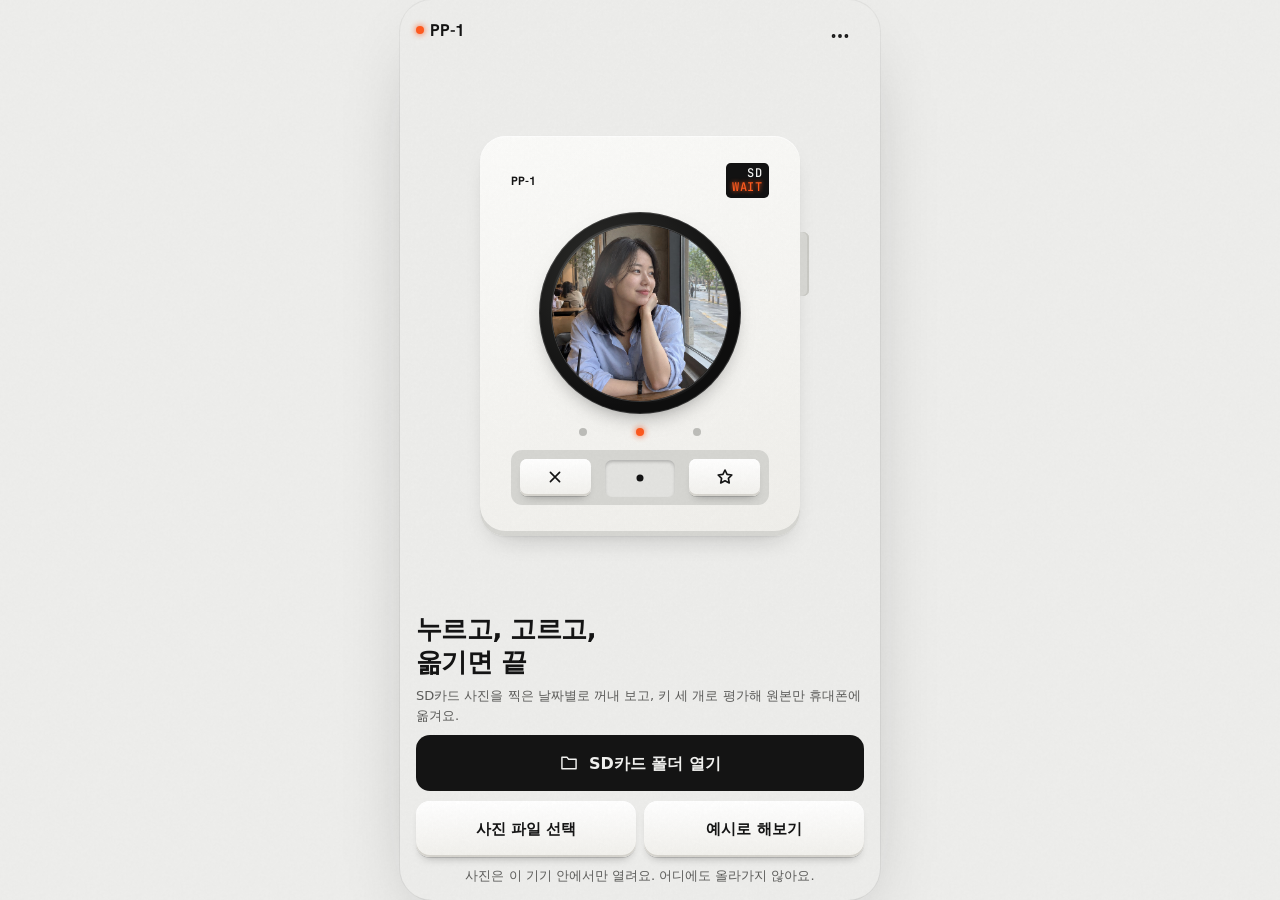
<file: android-app/app/src/main/assets/www/index.html>
<!doctype html>
<html lang="ko">
<head>
<meta charset="utf-8">
<meta name="viewport" content="width=device-width,initial-scale=1,viewport-fit=cover,interactive-widget=resizes-content">
<meta name="theme-color" content="#EDEDEB">
<meta name="color-scheme" content="light">
<meta name="description" content="SD카드 사진을 날짜별로 꺼내 보고, 키 세 개로 평가해 원본만 휴대폰에 옮기는 앱">
<title>Photo Pick · PP-1</title>
<link rel="icon" href="assets/app/icon.svg?v=0.5.4" type="image/svg+xml">
<link rel="preload" href="assets/pp1/fonts/hanken-grotesk-latin-600-normal.woff2" as="font" type="font/woff2" crossorigin>
<link rel="stylesheet" href="assets/pp1/fonts.css?v=0.5.4">
<link rel="stylesheet" href="assets/pp1/tokens.css?v=0.5.4">
<link rel="stylesheet" href="assets/pp1/components.css?v=0.5.4">
<link rel="stylesheet" href="assets/app/app.css?v=0.5.4">
</head>
<body class="pp-screen">
<main class="app" aria-label="Photo Pick">
  <div id="root"></div>
  <p id="live" class="sr" aria-live="polite"></p>
  <input id="dir-input" type="file" webkitdirectory multiple accept=".jpg,.jpeg,image/jpeg" hidden>
  <input id="file-input" type="file" multiple accept=".jpg,.jpeg,image/jpeg" hidden>
</main>
<script src="assets/web-exif.js?v=0.5.4"></script>
<script src="assets/web-download.js?v=0.5.4"></script>
<script src="assets/app/story.js?v=0.5.4"></script>
<script src="assets/app/app.js?v=0.5.4"></script>
</body>
</html>
</file>
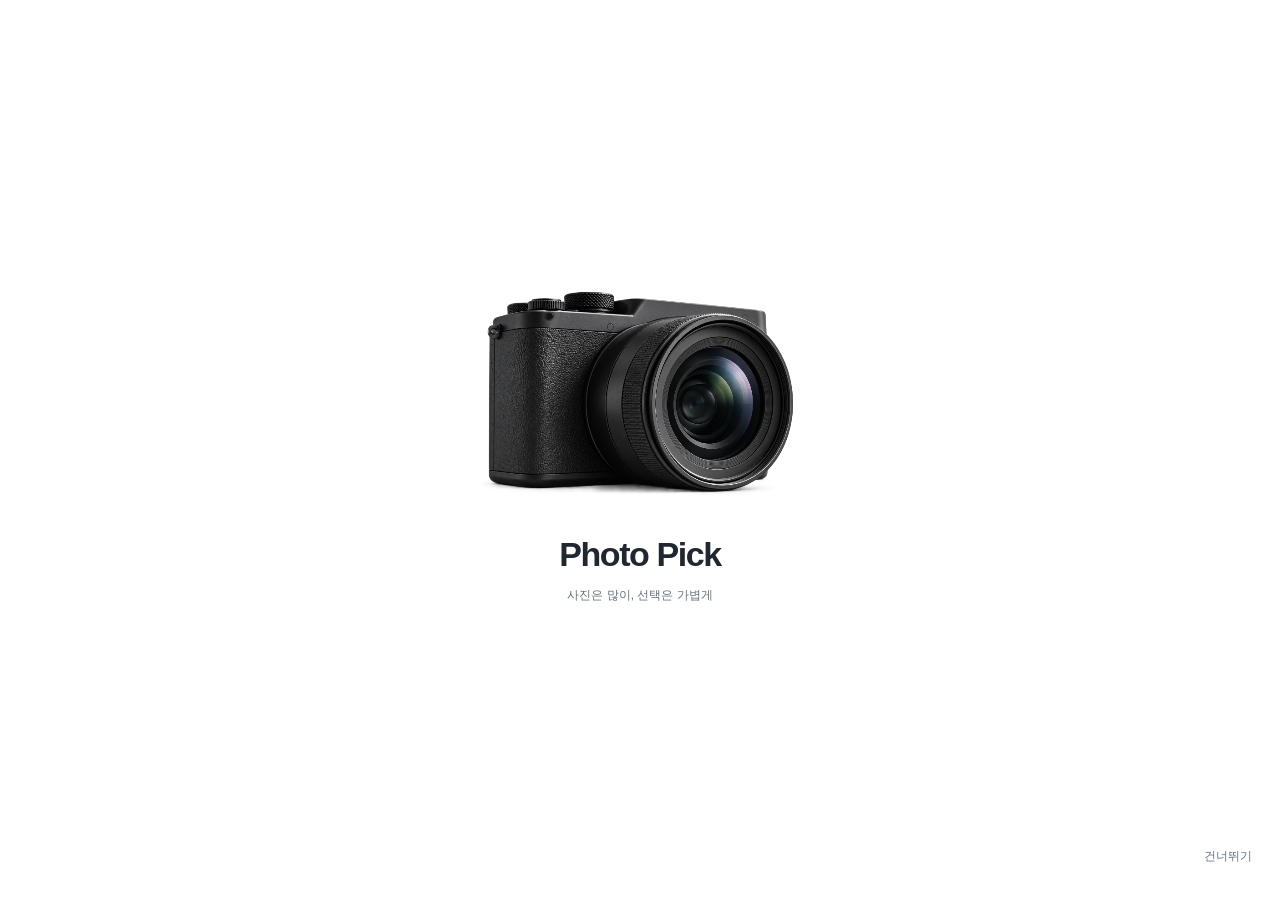
<file: design-preview/source/android-app/app/src/main/assets/www/index.html>
<!doctype html>
<html lang="ko">
<head>
<meta charset="utf-8"><meta name="viewport" content="width=device-width,initial-scale=1">
<title>Photo Pick — 선택 경험 미리보기</title>
<style>
:root{--blue:#2461e8;--ink:#17253d;--muted:#8490a2;--line:#e8edf5;--wash:#f3f7ff}*{box-sizing:border-box}body{margin:0;background:#f4f6fa;color:var(--ink);font-family:Inter,"Pretendard","Noto Sans KR","Segoe UI",sans-serif}button{font:inherit;cursor:pointer;touch-action:manipulation}button:disabled{opacity:.42;cursor:default}.workspace{max-width:1100px;margin:48px auto;display:grid;grid-template-columns:1fr 410px;gap:72px;padding:0 32px}.eyebrow{font-size:11px;color:var(--blue);letter-spacing:2px;font-weight:700}.intro{padding-top:44px}h1{font-size:42px;letter-spacing:-2px;font-weight:600;line-height:1.35;margin:18px 0}p{line-height:1.8;color:#69768b;font-size:14px}.tabs{display:flex;gap:7px;margin:28px 0 24px}.tabs button{border:1px solid var(--line);background:white;border-radius:24px;padding:11px 18px;color:#69768b;font-size:13px}.tabs button.active{background:var(--ink);border-color:var(--ink);color:white}.concept{max-width:450px;min-height:130px}.concept h2{font-size:20px;font-weight:600;margin:0 0 8px}.flow{display:flex;gap:12px;align-items:center;margin-top:30px;font-size:12px;color:#8390a4}.flow b{color:var(--ink);font-weight:500}.steps{margin-top:36px;border-top:1px solid var(--line);padding-top:20px}.steps p{font-size:12px;margin:7px 0}.phone{width:390px;min-height:790px;background:white;border:1px solid #dfe5ef;border-radius:38px;box-shadow:0 22px 70px #293e6712;overflow:hidden;position:relative;padding:0 20px 18px}.status{height:39px;display:flex;justify-content:space-between;align-items:center;padding:0 8px;font-size:11px;font-weight:600}.status span:last-child{font-size:10px;letter-spacing:2px}.header{display:flex;justify-content:space-between;align-items:center;padding:14px 1px 18px}.wordmark{font-size:22px;letter-spacing:-1px;font-weight:600}.badge{font-size:10px;border-radius:20px;background:var(--wash);color:var(--blue);padding:7px 10px}.session{display:flex;justify-content:space-between;align-items:center;margin:0 0 13px;font-size:12px}.session span{color:var(--muted);font-size:11px}.progress{height:3px;background:#edf1f7;border-radius:3px;margin-bottom:18px;overflow:hidden}.progress i{display:block;background:var(--blue);height:100%;transition:width .3s}.card{height:455px;border-radius:22px;overflow:hidden;position:relative;background:#202830;user-select:none;touch-action:none}.card img{width:100%;height:100%;object-fit:contain;pointer-events:none}.card:after{content:"";position:absolute;inset:55% 0 0;background:linear-gradient(transparent,#0b142852);pointer-events:none}.photo-meta{position:absolute;top:16px;left:16px;color:white;font-size:10px;padding:6px 9px;border-radius:15px;background:#15273a3b;backdrop-filter:blur(8px)}.overlay{position:absolute;bottom:21px;left:0;right:0;z-index:2;display:flex;justify-content:center;gap:16px}.action{width:58px;height:58px;border:1px solid #ffffffa3;border-radius:50%;background:#ffffffee;color:#40536a;box-shadow:0 4px 18px #05111d16;display:flex;justify-content:center;align-items:center;font-size:25px}.action.primary{background:var(--blue);border-color:var(--blue);color:white;width:66px;height:66px;margin-top:-4px}.action svg{width:23px;height:23px;fill:none;stroke:currentColor;stroke-width:1.8;stroke-linecap:round;stroke-linejoin:round}.legend{display:flex;justify-content:center;gap:28px;font-size:10px;color:var(--muted);margin-top:13px}.toolbar{display:flex;justify-content:space-between;align-items:center;margin:23px 0 14px}.subtle{background:none;border:0;font-size:11px;color:#75849a;padding:7px 0}.counter{font-size:12px;color:var(--blue)}.cta{display:block;width:100%;background:var(--blue);color:white;border:0;border-radius:14px;padding:15px;font-weight:500;font-size:13px}.cta.secondary{background:var(--wash);color:var(--blue);margin-top:10px}.demo-note{font-size:9px;color:#99a3b2;text-align:center;margin:16px 0 0}.filmstrip{display:flex;gap:7px;padding:13px 0 0;overflow-x:auto}.thumb{height:53px;width:44px;flex-shrink:0;object-fit:cover;border-radius:6px;border:2px solid transparent;opacity:.55;cursor:pointer}.thumb.active{border-color:var(--blue);opacity:1}.grid{display:grid;grid-template-columns:repeat(3,1fr);gap:7px;max-height:490px;overflow:auto}.tile{position:relative;height:146px;border:0;border-radius:11px;overflow:hidden;padding:0;background:#bacde1}.tile img{width:100%;height:100%;object-fit:cover}.check{position:absolute;right:8px;top:8px;width:21px;height:21px;border:1.5px solid white;border-radius:50%;background:#23324933;color:white;font-size:12px;display:grid;place-items:center}.tile.selected .check{background:var(--blue);border-color:var(--blue)}.tile.selected{outline:2px solid var(--blue);outline-offset:-2px}.grid-help{font-size:11px;text-align:center;color:var(--muted);margin:12px 0}.screen-title{font-size:26px;font-weight:600;letter-spacing:-1px;margin:25px 0 8px}.screen-copy{font-size:12px;color:var(--muted);margin-bottom:24px}.summary-grid{display:grid;grid-template-columns:repeat(2,1fr);gap:8px;height:346px;overflow:auto;margin-bottom:22px}.summary-grid img{height:164px;width:100%;object-fit:cover;border-radius:12px}.empty{padding:70px 20px;text-align:center;color:#8390a4;background:var(--wash);border-radius:18px;margin-bottom:20px;font-size:13px}.transfer{height:460px;display:flex;flex-direction:column;justify-content:center;align-items:center}.ring{height:105px;width:105px;border-radius:50%;background:var(--wash);display:grid;place-items:center;color:var(--blue);font-size:28px;letter-spacing:-1px}.transfer h3{font-size:20px;font-weight:500}.transfer p{font-size:12px;text-align:center;margin:0}.share-preview{height:340px;position:relative;border-radius:20px;overflow:hidden;margin:25px 0}.share-preview img{width:100%;height:100%;object-fit:cover}.share-preview span{position:absolute;left:15px;bottom:15px;color:white;background:#15273a55;border-radius:15px;padding:7px 10px;font-size:10px}.toast{position:absolute;bottom:99px;left:24px;right:24px;background:#17253ded;border-radius:12px;color:white;padding:13px;text-align:center;font-size:11px;z-index:5}.modal{position:absolute;inset:0;background:#15233ade;z-index:4;padding:68px 20px 0;backdrop-filter:blur(6px)}.modal .card{height:530px}.close{position:absolute;right:25px;top:35px;border:0;background:white;border-radius:50%;width:30px;height:30px;color:var(--ink)}.done-card{display:grid;place-items:center;height:455px;background:var(--wash);border-radius:22px;text-align:center;padding:30px}.done-card h3{font-size:23px;font-weight:500}.done-card p{font-size:12px}.key{display:inline-block;border:1px solid #dce3ee;border-radius:5px;padding:1px 5px;font-size:10px;color:#8490a2}@media(max-width:790px){.workspace{display:flex;flex-direction:column;gap:20px;margin:20px auto;align-items:center;padding:0 15px}.intro{max-width:390px;padding:0}h1{font-size:27px;margin:12px 0}.concept{min-height:auto}.concept h2{font-size:17px}.concept p{font-size:12px}.tabs{margin:16px 0}.flow,.steps{display:none}.phone{width:min(390px,100%);border-radius:30px}.eyebrow{font-size:9px}}@media(prefers-reduced-motion:reduce){*{transition:none!important}}
.action-item{display:flex;flex-direction:column;align-items:center;gap:7px;justify-content:flex-end}.action-item span{color:white;font-size:10px;text-shadow:0 1px 5px #0008}.overlay{gap:20px}.action.good{background:#e9f1ff;color:#2461e8;border-color:#dae6ff}.action.best{background:#2461e8;color:white;border-color:#2461e8}.action.active{outline:2px solid white;outline-offset:4px}.action.primary{width:58px;height:58px;margin:0}.overlay{gap:18px}.grade-badge{position:absolute;top:8px;right:8px;border-radius:20px;padding:4px 7px;background:#fff;color:#516076;font-size:11px}.grade-badge.keep{background:#e5efff;color:#2461e8}.grade-badge.best{background:#2461e8;color:white}.film-item{position:relative;flex-shrink:0}.film-item .grade-badge{top:2px;right:2px;padding:1px 3px;font-size:9px}.summary-counts{display:flex;gap:5px;flex-wrap:wrap;margin-bottom:14px}.summary-counts span{padding:7px;border-radius:9px;background:#f3f6fa;font-size:10px}.filters{display:flex;gap:7px;margin:15px 0}.filters button{flex:1;border:1px solid #e0e7f2;background:white;color:#75849a;border-radius:10px;padding:10px 6px;font-size:11px}.filters button.active{border-color:#2461e8;background:#f3f7ff;color:#2461e8}.summary-grid{height:290px}.summary-grid .tile{height:140px}.clear-rating{display:block;margin:15px auto;color:white;background:none;border:0;font-size:12px}.grid-help{margin:10px 0}.rating-footer{font-size:10px;color:#8a95a6;margin-top:8px;text-align:center}.final-shell{display:flex;justify-content:center;padding:20px 12px 35px}.phone{width:420px;min-height:820px;padding:0 22px 18px}.subtle{font-size:12px;min-height:38px}.cta{font-size:15px;min-height:50px}.screen-copy{font-size:13px;line-height:1.65}.action-item span{font-size:12px}.photo-meta{font-size:12px}.session{font-size:14px}.session span{font-size:12px}.counter{font-size:13px}.grid-help{font-size:12px}.demo-note{font-size:10px;line-height:1.5}.summary-counts span{font-size:12px}.filters button{font-size:12px;min-height:46px}.mode-switch{display:flex;gap:5px;padding:4px;background:#f2f5fa;border-radius:12px;margin-bottom:15px}.mode-switch button{flex:1;padding:10px;background:none;color:#8590a2;border:0;border-radius:9px;font-size:13px}.mode-switch button.active{background:white;color:#2461e8;box-shadow:0 1px 5px #192f5420}.session-actions{display:flex;justify-content:space-between;margin:7px 0}.hero{height:265px;border-radius:22px;overflow:hidden;margin:24px 0;background:#e6eef8}.hero img{width:100%;height:100%;object-fit:cover}.start-title{font-size:28px;line-height:1.4;letter-spacing:-1px;margin:32px 0 12px}.folder-panel{border:1px solid #e2e9f4;border-radius:18px;padding:20px;margin:30px 0;background:#f8faff}.folder-panel b{display:block;font-size:17px;margin-bottom:8px}.folder-panel p{font-size:13px;margin:0}.small-note{font-size:12px;line-height:1.6;color:#8894a6}.album-filters{display:flex;gap:6px;flex-wrap:wrap;margin-bottom:14px}.album-filters button{padding:7px 10px;min-height:36px;font-size:11px;border:1px solid #e3e9f1;background:white;border-radius:18px;color:#7a879b}.album-filters button.active{background:#edf3ff;color:#2461e8;border-color:#acc5ff}@media(max-width:480px){.final-shell{padding:0}.phone{border:0;border-radius:0;box-shadow:none;width:100%;min-height:100vh;padding:0 18px 18px}.card{height:min(470px,58vh);min-height:350px}.modal{position:fixed;max-width:420px;margin:auto}.status{height:30px}}.hint{font-size:12px;color:#8794a8;text-align:center;line-height:1.7;margin:12px 0}.blue{color:#2461e8}.grade-badge.unrated{font-size:10px;background:#ffffffdc;color:#6d798b}.scan-grid{margin-bottom:25px;max-height:310px}.detail-top{display:flex;align-items:center;justify-content:space-between;color:white;margin-bottom:13px}.detail-top button{width:44px;height:44px;border:0;border-radius:50%;background:#ffffff24;color:white;font-size:22px}.detail-top span{font-size:14px}.modal{padding:38px 20px 0}.modal .card{height:530px}.sheet-backdrop{position:absolute;inset:0;background:#162b476b;display:flex;align-items:flex-end;z-index:10}.sheet{background:white;border-radius:25px 25px 0 0;padding:25px 22px 30px;width:100%;box-shadow:0 -10px 60px #13284a12}.sheet h3{font-size:22px;margin:0 0 15px}.sheet p{font-size:14px;line-height:1.65}.sheet .grid{max-height:370px;overflow:auto;margin:18px 0}.summary-counts span{font-size:13px}.album-filters button{font-size:12px}.subtle{font-size:14px}.hint{font-size:12px}.summary-grid{height:265px;grid-auto-rows:140px;align-content:start}.card{height:450px}.saved-sheet .tile{height:120px}@media(max-width:480px){.modal .card{height:min(530px,67vh)}.sheet-backdrop{position:fixed;max-width:420px;margin:auto}.card{height:min(455px,54vh)}}@media(prefers-reduced-motion:reduce){*{scroll-behavior:auto}}.album-filters button{font-size:14px}.summary-counts span{font-size:14px}.filters button{font-size:14px}.session span,.counter,.photo-meta{font-size:14px}.hint{font-size:14px}.mode-switch button{font-size:14px}.grid-help{font-size:14px}.small-note{font-size:14px}.scan-grid .tile{height:135px}.connect-guide{display:flex;gap:9px;align-items:center;font-size:13px;background:#f3f7ff;padding:22px 12px;border-radius:16px;margin:26px 0;color:#546c8b}.connect-guide b{color:#2461e8}.input-message{background:#f3f7ff;padding:14px;border-radius:12px;color:#2461e8;font-size:14px}.reading-layer{position:absolute;inset:0;background:#fffffff2;display:flex;flex-direction:column;align-items:center;justify-content:center;z-index:15}.reading-layer p{font-size:14px}.filename{font-size:11px;display:inline-block;max-width:260px;overflow:hidden;text-overflow:ellipsis;white-space:nowrap;opacity:.9}.image-error{position:absolute;top:45%;left:8px;right:8px;text-align:center;color:#49617c;font-size:12px;pointer-events:none}.session b{max-width:230px;overflow:hidden;text-overflow:ellipsis;white-space:nowrap}.small-note{line-height:1.8}
/* Reference-aligned visual layer. State and file reading remain unchanged. */
:root{--blue:#0064ff;--ink:#080f43;--muted:#707ba9;--wash:#edf4fd;--line:#e2ebf7}body{background:radial-gradient(ellipse at top,#fff 0,#f1f8fe 72%);font-family:"Pretendard","Noto Sans KR","Malgun Gothic","Segoe UI",sans-serif;color:var(--ink)}.final-shell{padding:28px 16px;min-height:100vh;align-items:flex-start}.phone{width:394px;min-height:702px;padding:0 17px 12px;border:0;border-radius:22px;box-shadow:0 4px 30px #8bbbde29;background:#fff;overflow:hidden}.header{height:79px;padding:17px 0 14px;display:grid;grid-template-columns:34px 1fr 34px;text-align:center;align-items:start}.header h1{font-size:21px;line-height:1.45;letter-spacing:-.8px;font-weight:750;margin:2px 0 0}.header p{font-size:14px;line-height:1.5;margin:2px 0 0;color:var(--muted)}.icon-button{background:transparent;border:0;color:var(--ink);width:34px;height:36px;display:grid;place-items:center;padding:4px}.icon-button svg{width:25px;height:25px;fill:none;stroke:currentColor;stroke-width:2;stroke-linecap:round;stroke-linejoin:round}.header #screen-menu svg{width:22px;fill:currentColor;stroke-width:1}.cta{display:flex;align-items:center;justify-content:center;gap:16px;border-radius:21px;min-height:56px;font-size:16px;font-weight:650;padding:12px 10px;background:var(--blue);color:#fff;border:0;letter-spacing:-.3px}.cta svg,.demo-link svg{width:26px;height:26px;fill:none;stroke:currentColor;stroke-width:2;stroke-linecap:round;stroke-linejoin:round}.cta.secondary{background:linear-gradient(120deg,#edf5fe,#eaf2fc);color:var(--blue)}.connection-art{height:231px;margin:0 -3px 8px;display:flex;align-items:center;justify-content:center}.connection-art img{width:100%;height:100%;object-fit:contain}.connection-steps{list-style:none;display:flex;flex-direction:column;gap:8px;padding:0;margin:0 0 20px}.connection-steps li{display:flex;gap:23px;align-items:center;background:linear-gradient(110deg,#eff6fe,#f3f7fd);border-radius:16px;padding:10px 16px;min-height:63px}.connection-steps li>span{width:36px;height:36px;flex-shrink:0;display:grid;place-items:center;border-radius:50%;background:var(--blue);box-shadow:inset 0 2px 6px #76b3ff99;color:#fff;font-size:20px}.connection-steps b{font-size:15px;letter-spacing:-.6px;white-space:nowrap}.connection-steps p{font-size:12px;line-height:1.5;color:var(--muted);margin:3px 0 0;letter-spacing:-.4px}.file-cta{min-height:50px!important;border:1px solid #dce8f7!important;color:#536494!important;font-size:15px!important;margin-top:8px!important}.demo-link{display:flex;align-items:center;justify-content:center;gap:3px;color:var(--muted);background:none;border:0;margin:10px auto 0;font-size:13px;padding:0;min-height:20px}.demo-link svg{width:15px;height:15px;stroke-width:1.7}.resume-panel{background:#f1f6ff;border-radius:12px;padding:10px 12px;margin:-9px 0 12px;font-size:12px;color:var(--muted)}.resume-panel small{display:block;margin-top:5px}.resume-panel button{display:flex;align-items:center;gap:5px;min-height:28px;padding:3px 0}.resume-panel svg{width:15px;height:15px;fill:none;stroke:currentColor;stroke-width:2}.folder-panel{display:flex;align-items:center;gap:22px;padding:14px 18px;background:linear-gradient(130deg,#edf7ff,#f2f7fc);border:0;border-radius:16px;margin:0 0 15px;min-height:73px}.folder-panel>svg{width:41px;height:41px;fill:#559eff;stroke:#448eff;stroke-width:1;flex-shrink:0}.folder-panel b{font-size:16px;line-height:1.5;margin:0 0 1px;overflow-wrap:anywhere}.folder-panel p{font-size:13px;color:var(--muted);line-height:1.5}.scan-grid{grid-template-columns:repeat(2,1fr);gap:7px;max-height:none;margin:0}.scan-grid .tile{height:160px;border-radius:9px}.scan-check{position:absolute;right:9px;top:9px;border-radius:50%;background:#fff;width:36px;height:36px;color:var(--blue);border:2px solid white;display:grid;place-items:center;box-shadow:0 2px 10px #0001}.scan-check svg{height:24px;width:24px;stroke:currentColor;stroke-width:2.8;fill:none}.scan-grid .tile:last-child .scan-check{background:var(--blue);color:#fff}.scan-progress{display:flex;align-items:center;gap:12px;margin:20px 3px 22px}.scan-progress .progress{height:12px;margin:0;flex:1;border-radius:10px;background:#edf3fd}.scan-progress .progress i{border-radius:10px}.scan-progress>span{font-size:15px;color:var(--muted)}.scan-caption{text-align:center;margin:0 0 19px}.scan-caption h2{font-size:19px;letter-spacing:-.5px;margin:0 0 3px;font-weight:750}.scan-caption strong{color:var(--blue);font-size:23px}.scan-caption p{font-size:13px;color:var(--muted);margin:0;line-height:1.7}.mode-switch{height:40px;padding:0;gap:0;border-radius:25px;background:#eaf2fd;margin:3px 0 13px;overflow:hidden}.mode-switch button{padding:7px;border-radius:25px;font-size:14px;font-weight:650;color:var(--ink)}.mode-switch button.active{background:var(--blue);color:white;box-shadow:none}.card{height:484px;min-height:0;border-radius:17px;background:#edf3f9}.demo-card img{object-fit:cover}.real-card img{object-fit:contain}.card:after{inset:62% 0 0;background:linear-gradient(transparent,#000b)}.photo-meta{background:#101b3780;top:10px;left:10px;max-width:90%;font-size:11px}.overlay{bottom:18px;gap:27px}.action{width:76px;height:76px;border:2px solid #ffffff26;background:#6b707ddd;color:white;box-shadow:0 3px 16px #0002}.action.good{background:#fff;color:var(--blue);border-color:#fff}.action.best{background:var(--blue);color:#fff;border-color:var(--blue)}.action svg{width:36px;height:36px;stroke-width:1.8}.action.best svg{fill:currentColor}.action-item{gap:6px}.action-item span{font-size:15px;font-weight:650;text-shadow:0 2px 4px #000;letter-spacing:-.6px}.results-cta{margin-top:14px!important;min-height:51px;font-size:16px}.results-cta svg{stroke-width:4;width:25px}.gesture-hint{font-size:11px;color:#7784aa;text-align:center;line-height:1.4;margin:8px 0 0}.summary-counts{display:block;border-radius:16px;background:linear-gradient(120deg,#eff5fd,#f5f8fc);padding:3px 13px;margin:5px 0 9px}.rating-row{display:flex;align-items:center;gap:15px;height:44px;border-bottom:1px solid #e3ebf6;font-size:15px}.rating-row:last-child{border:0}.rating-row b{font-weight:650;flex:1;letter-spacing:-.4px}.rating-row strong{font-size:19px;color:var(--blue);font-weight:650}.rating-row:nth-child(n+3) strong{color:var(--muted)}.summary-counts .rating-symbol{height:32px;width:32px;border-radius:50%;padding:5px;background:#fff;color:var(--blue);display:grid;place-items:center;flex-shrink:0}.rating-symbol svg{width:23px;height:23px;fill:none;stroke:currentColor;stroke-width:1.8;stroke-linecap:round;stroke-linejoin:round}.summary-counts .rating-symbol.best{background:var(--blue);color:#fff}.rating-symbol.best svg{fill:currentColor}.summary-counts .rating-symbol.skip{background:#737988;color:white}.summary-counts .rating-symbol.unrated{background:#a5abba;color:white}.rating-symbol i{width:19px;height:19px;border:2px solid white;border-radius:50%}.continue-cta{min-height:47px;border-radius:17px;font-size:15px;gap:12px;margin:0 0 14px!important}.continue-cta svg:first-child{width:22px;stroke-width:3.5}.continue-cta svg:last-child{width:16px}.filters{gap:0;background:#edf4fd;border-radius:18px;overflow:hidden;margin:0 0 12px}.filters button{font-size:12px;min-height:40px;border:0;background:none;color:var(--ink);border-radius:18px;white-space:nowrap;font-weight:650;padding:7px 3px}.filters button.active{background:var(--blue);color:#fff}.summary-grid{grid-template-columns:repeat(4,minmax(0,1fr));gap:5px;height:184px;grid-auto-rows:89px;max-height:184px;margin:0 0 18px;overflow:auto}.summary-grid .tile{height:89px;border-radius:8px}.summary-grid img{height:100%;border-radius:0}.grade-badge{top:5px;right:5px;width:27px;height:27px;display:grid;place-items:center;border:1.5px solid #fff;padding:0;font-size:19px;box-shadow:0 2px 7px #183a5520}.grade-badge svg{width:20px;height:20px;fill:none;stroke:currentColor;stroke-width:1.8;stroke-linecap:round;stroke-linejoin:round}.grade-badge.best svg{fill:currentColor}.grade-badge.unrated{font-size:8px;width:35px}.grade-badge.keep{background:#fff;color:var(--blue);font-size:16px}.hint{font-size:13px;margin:15px 0 0;color:var(--muted);line-height:1.6}.summary-empty{height:184px;display:grid;place-content:center;margin:0 0 18px;padding:25px 15px;font-size:13px}.album-filters{gap:5px;margin:0 0 12px}.album-filters button{font-size:11px;min-height:32px;padding:5px 8px}.album-filters button.active{background:var(--blue);color:#fff;border-color:var(--blue)}.album-grid{height:440px;max-height:440px;align-content:start;grid-template-columns:repeat(3,1fr);gap:6px}.album-grid .tile{height:142px;border-radius:9px}.sheet{color:var(--ink)}.sheet .cta{margin-top:8px}.modal .card{height:min(530px,69vh)}.done-card{height:484px}.reading-layer .ring{background:var(--wash)}button:focus-visible{outline:3px solid #7cb7ff;outline-offset:3px}.input-message{font-size:12px;margin:12px 0 0}.photo-meta .filename{font-size:11px;max-width:260px}
@media(max-width:480px){.final-shell{padding:0;background:white}.phone{width:100%;max-width:420px;min-height:100dvh;border-radius:0;padding:0 17px 14px;box-shadow:none}.header{height:79px}.card{height:clamp(370px,62vh,570px)}.connection-art{height:clamp(180px,29vh,265px)}.scan-grid .tile{height:clamp(140px,21vh,180px)}.summary-grid{height:184px}.overlay{gap:clamp(17px,6vw,30px)}.action{width:clamp(66px,19vw,80px);height:clamp(66px,19vw,80px)}.connection-steps li{gap:18px}.connection-steps b{font-size:14px}.connection-steps p{font-size:11px}.modal,.sheet-backdrop{max-width:420px}.scan-caption{margin-bottom:18px}}

/* Persona review: visual clarity and touch targets; rating logic unchanged. */
:root{--muted:#59678f}
.header{grid-template-columns:44px minmax(0,1fr) 44px}
.icon-button{width:44px;height:44px}
.header[data-screen="pick"]{grid-template-columns:78px minmax(0,1fr) 78px}
.header[data-screen="pick"] #screen-back{display:flex;align-items:center;justify-content:flex-start;gap:2px;width:78px;font-size:12px;white-space:nowrap}
.header[data-screen="pick"] #screen-back svg{width:21px;height:21px;flex-shrink:0}
.header #screen-menu{justify-self:end}
.demo-link{min-height:44px}
.mode-switch{height:44px}
.mode-switch button,.filters button,.album-filters button{min-height:44px}
.filters button,.album-filters button{font-size:13px}
.connection-steps p{font-size:12px;color:var(--muted)}
.gesture-hint{font-size:12px;color:var(--muted)}
.original-note{font-size:12px;color:var(--muted);text-align:center;margin:3px 0 0;line-height:1.5}
.cta.secondary{color:#0057df}
.file-cta{color:#4e5e87!important}
@media(max-width:480px){.connection-steps p{font-size:12px}.connection-steps b{white-space:normal}}
@media(max-width:480px) and (max-height:700px){.card{height:clamp(290px,calc(100dvh - 254px),440px);min-height:0}.modal .card{height:clamp(280px,calc(100dvh - 180px),440px);min-height:0}}
</style>
<link rel="stylesheet" href="assets/premium.css">
<link rel="stylesheet" href="assets/native-app.css">
<link rel="stylesheet" href="assets/ui-polish.css">
<link rel="stylesheet" href="assets/quiet-glass.css">
<link rel="stylesheet" href="assets/design-preview.css"><link rel="stylesheet" href="assets/brand-opening.css"></head>
<body>
<div id="brand-opening" class="brand-opening" role="dialog" aria-modal="true" aria-label="Photo Pick 시작 화면">

<div class="opening-camera" aria-hidden="true"><img src="assets/opening-camera-b.png" alt="" fetchpriority="high"><span class="opening-lens"><i></i></span></div>

<div class="opening-brand"><strong>Photo Pick</strong><p>사진은 많이, 선택은 가볍게</p></div>

<button class="opening-skip" type="button">건너뛰기</button></div>



<main class="final-shell"><section class="phone" aria-label="Photo Pick 최종 프로토타입"><div class="brand-strip"><span>PHOTO<span class="brand-accent">PICK</span></span><span class="brand-caption">YOUR CAMERA LIBRARY</span></div><header class="header" id="screen-header"></header><div id="app"></div><div id="layer"></div><input id="directory-input" type="file" webkitdirectory multiple accept=".jpg,.jpeg,image/jpeg" hidden><input id="files-input" type="file" multiple accept=".jpg,.jpeg,image/jpeg" hidden></section></main>
<script src="assets/asset-manifest.js"></script>
<script>
const demoPhotos = [
 ['example-01','카페의 오후'],['example-02','골목 산책'],['example-03','한강의 노을'],
 ['photo-1519608487953-e999c86e7455','도시의 저녁'],['photo-1519501025264-65ba15a82390','맨해튼의 빛'],['photo-1477959858617-67f85cf4f1df','골목의 오후'],['photo-1514565131-fce0801e5785','도시 산책'],['photo-1449824913935-59a10b8d2000','거리의 순간'],['photo-1480714378408-67cf0d13bc1b','늦은 오후'],['photo-1519608487953-e999c86e7455','늦은 밤 산책'],['photo-1514924013411-cbf25faa35bb','여행의 기록'],['photo-1511818966892-d7d671e672a2','도시의 선']
].map(([id,label],i)=>({id:i,label,url:window.PHOTO_PICK_ASSETS?.photos?.[i] || `https://images.unsplash.com/${id}?auto=format&fit=crop&w=900&q=85`}));
let sourcePhotos=demoPhotos;
const KEY='photopick.prototype.final.v1',SESSION='demo-camera-v2';
const labels={skip:'별로',keep:'좋음',best:'매우 좋음'},symbols={skip:'×',keep:'✓',best:'★'};
const icons={skip:'<path d="m7 7 10 10M17 7 7 17"/>',keep:'<path d="M12 21 3.5 12.5C-2 7 5 1 10 6l2 2 2-2c5-5 12 1 6.5 6.5z"/>',best:'<path d="m12 4 2.2 5.8L20 12l-5.8 2.2L12 20l-2.2-5.8L4 12l5.8-2.2zM4 1v5M1.5 3.5h5M20 18v5M17.5 20.5h5"/>'};
const fresh=()=>({version:2,session:SESSION,dataset:'demo',descriptors:demoPhotos.map(p=>({path:p.label,name:p.label,size:0,mtime:0})),folderName:'서울, 주말 산책',screen:'home',mode:'card',index:0,ratings:{},history:[],scope:'best',albumFilter:'all',hintSeen:false,imported:[],progress:0});
let state=fresh(),saved=null,storageOK=true,modalId=null,transferTimer=null,scanTimer=null,homeMessage='';
const app=document.querySelector('#app'),layer=document.querySelector('#layer');
const esc=v=>String(v).replace(/[&<>"']/g,c=>({'&':'&amp;','<':'&lt;','>':'&gt;','"':'&quot;',"'":'&#39;'}[c]));
function total(){return state.descriptors.length;}
function validRatings(r,n){return r&&typeof r==='object'&&!Array.isArray(r)&&Object.entries(r).every(([id,v])=>/^(0|[1-9]\d*)$/.test(id)&&Number(id)<n&&['skip','keep','best'].includes(v));}
function validSnapshot(s,n){return s&&Number.isInteger(s.index)&&s.index>=0&&s.index<=n&&validRatings(s.ratings,n);}
function validDescriptors(d){return Array.isArray(d)&&d.length>0&&d.every(x=>x&&typeof x.path==='string'&&typeof x.name==='string'&&Number.isSafeInteger(x.size)&&x.size>=0&&Number.isFinite(x.mtime));}
try{const raw=localStorage.getItem(KEY);if(raw){let data;try{data=JSON.parse(raw);}catch(e){data=null;}if(data&&data.version===1&&data.session===SESSION)data={...fresh(),...data,version:2};if(data&&data.version===2&&['demo','real'].includes(data.dataset)&&(data.dataset==='demo'?data.session===SESSION:data.session==='sd-jpeg-v1')&&validDescriptors(data.descriptors)&&typeof data.folderName==='string'&&(data.dataset!=='demo'||JSON.stringify(data.descriptors)===JSON.stringify(fresh().descriptors))&&validSnapshot(data,data.descriptors.length)&&['card','grid'].includes(data.mode)&&['best','combined'].includes(data.scope)&&['all','unrated','skip','keep','best'].includes(data.albumFilter)&&Array.isArray(data.history)&&data.history.every(x=>validSnapshot(x,data.descriptors.length))){saved={...fresh(),...data,screen:'home',imported:[],progress:0};state={...saved};if(state.dataset==='real')sourcePhotos=[];}}}catch(e){storageOK=false;}
function persist(){const data={version:2,session:state.session,dataset:state.dataset,descriptors:state.descriptors,folderName:state.folderName,index:state.index,ratings:{...state.ratings},history:state.history.slice(-40),mode:state.mode,scope:state.scope,albumFilter:state.albumFilter,hintSeen:state.hintSeen};saved={...fresh(),...data};try{localStorage.setItem(KEY,JSON.stringify(data));storageOK=true;}catch(e){storageOK=false;}}
function revokePhotos(){sourcePhotos.forEach(p=>{if(p.url.startsWith('blob:'))URL.revokeObjectURL(p.url);});}
function photoError(img){img.style.opacity='0';const box=img.parentElement;box.style.background='#d8e5f1';if(!box.querySelector('.image-error')){const note=document.createElement('span');note.className='image-error';note.textContent='이미지를 표시할 수 없어요';box.appendChild(note);}}
function icon(v){return `<svg viewBox="0 0 24 24" aria-hidden="true">${icons[v]}</svg>`;}
function img(p,extra=''){return `<img src="${p.url}" alt="${esc(p.label)}" ${extra} onerror="photoError(this)">`;}
function counts(){const c={skip:0,keep:0,best:0,unrated:0};state.descriptors.forEach((p,id)=>c[state.ratings[id]||'unrated']++);return c;}
function selected(){return sourcePhotos.filter(p=>state.ratings[p.id]==='best'||(state.scope==='combined'&&state.ratings[p.id]==='keep'));}
function firstUnrated(){const id=state.descriptors.findIndex((p,id)=>!state.ratings[id]);return id<0?total():id;}
function badge(p){const grade=state.ratings[p.id];return `<span class="grade-badge ${grade||'unrated'}">${grade?icon(grade):'미평가'}</span>`;}
function tile(p){return `<button class="tile" data-photo="${p.id}" aria-label="${esc(p.label)} · ${labels[state.ratings[p.id]]||'미평가'} · 평가하기">${img(p)}${badge(p)}</button>`;}
function actions(p){return `<div class="overlay">${['skip','keep','best'].map(v=>`<div class="action-item"><button class="action ${v==='keep'?'good':v==='best'?'best':''} ${state.ratings[p.id]===v?'active':''}" data-rate="${v}" aria-label="${labels[v]}" aria-pressed="${state.ratings[p.id]===v}">${icon(v)}</button><span>${labels[v]}</span></div>`).join('')}</div>`;}
function uiIcon(name){const paths={undo:'<path d="M6 8H2V4m0 4 5-5a9 9 0 1 1-2 14"/>',back:'<path d="m16 5-8 8 8 8"/>',menu:'<circle cx="12" cy="5" r="1"/><circle cx="12" cy="12" r="1"/><circle cx="12" cy="19" r="1"/>',folder:'<path d="M3 7V4h7l3 3h8v14H3z"/>',file:'<path d="M6 3h8l4 4v14H6zM14 3v5h4M9 12h6M9 16h6"/>',stats:'<path d="M5 13v8M12 5v16M19 9v12"/>',download:'<path d="M12 3v13m-6-6 6 6 6-6M3 16v5h18v-5"/>',play:'<path d="m8 4 13 8-13 8z"/>',right:'<path d="m9 5 7 7-7 7"/>',check:'<path d="m5 12 5 5 9-10"/>'};return `<svg viewBox="0 0 26 26" aria-hidden="true">${paths[name]||''}</svg>`;}
function card(p){return `<div class="card ${state.dataset==='demo'?'demo-card':'real-card'}" id="photo-card">${img(p)}${state.dataset==='real'?`<div class="photo-meta"><span class="filename">${esc(p.label)}</span></div>`:''}${actions(p)}</div>`;}
function header(){const c=counts(),titles={home:'SD카드 연결',scan:'사진 읽기',pick:'사진 평가',summary:'평가 결과',transfer:'사진 저장',ready:'저장 체험 완료'};document.querySelector('#screen-header').dataset.screen=state.screen;document.querySelector('#screen-header').innerHTML=`<button class="icon-button" id="screen-back" aria-label="${state.screen==='pick'?'이전 평가 되돌리기':'이전 화면'}">${uiIcon('back')}${state.screen==='pick'?'<span>되돌리기</span>':''}</button><div><h1>${titles[state.screen]}</h1>${state.screen==='pick'?`<p>${Math.min(state.index+1,total())} / ${total()}</p>`:state.screen==='summary'?`<p>${total()-c.unrated} / ${total()}장 평가 완료</p>`:''}</div><button class="icon-button" id="screen-menu" aria-label="메뉴">${uiIcon('menu')}</button>`;}
function render(){layer.innerHTML='';modalId=null;document.querySelector('.phone').dataset.screen=state.screen;header();const screens={home:home,scan:scan,pick:pick,summary:summary,transfer:transfer,ready:ready};screens[state.screen]();bind();}
function home(){const c=counts(),hasSession=!!saved,needsFiles=hasSession&&state.dataset==='real'&&!sourcePhotos.length;app.innerHTML=`<div class="connection-art"><img src="${window.PHOTO_PICK_ASSETS?.connection||'assets/connection-guide.png'}" alt="SD카드를 USB-C 카드 리더기에 넣고 휴대폰에 연결하는 순서"></div><ol class="connection-steps"><li><span>1</span><div><b>리더기에 SD카드를 넣으세요</b><p>SD카드를 카드 리더기에 넣어주세요.</p></div></li><li><span>2</span><div><b>기기에 리더기를 연결하세요</b><p>리더기의 USB-C를 기기에 연결하세요.</p></div></li><li><span>3</span><div><b>사진 폴더를 선택하세요</b><p>열고 싶은 SD카드의 사진 폴더를 선택하세요.</p></div></li></ol>${hasSession?`<div class="resume-panel"><span>${esc(state.folderName)} · ${total()-c.unrated} / ${total()}장 평가</span>${needsFiles?'<small>같은 폴더를 다시 선택하면 이어서 평가해요.</small>':`<button class="subtle blue" id="resume">이어서 평가 ${uiIcon('right')}</button>`}</div>`:''}<button class="cta" id="folder">${uiIcon('folder')}${needsFiles?'SD카드 폴더 다시 선택':'SD카드 폴더 선택'}</button><button class="cta secondary file-cta" id="files">${uiIcon('file')}사진 파일 선택</button><button class="demo-link" id="demo">예시 사진으로 체험 ${uiIcon('right')}</button>${homeMessage?`<p class="input-message" role="status">${esc(homeMessage)}</p>`:''}${storageOK?'':'<p class="small-note">이 브라우저에서는 이어하기 저장을 사용할 수 없어요.</p>'}`;}
function scan(){app.innerHTML=`<div class="folder-panel">${uiIcon('folder')}<div><b>${state.dataset==='demo'?'DCIM / 100_FUJI':esc(state.folderName)}</b><p>${state.dataset==='demo'?'SD카드 > DCIM > 100_FUJI':'SD카드 > '+esc(state.folderName)}</p></div></div><div class="grid scan-grid">${sourcePhotos.slice(0,4).map(p=>`<div class="tile">${img(p)}<span class="scan-check">${uiIcon('check')}</span></div>`).join('')}</div><div class="scan-progress"><div class="progress"><i style="width:${state.progress}%"></i></div><span>${state.progress===100?total():Math.floor(total()*state.progress/100)} / ${total()}</span></div><div class="scan-caption"><h2>JPEG <strong>${total()}장</strong>을 찾았어요</h2><p>사진은 아직 휴대폰에 저장되지 않았어요.</p></div><button class="cta" id="begin" ${state.progress<100?'disabled':''}>${uiIcon('stats')}평가 시작</button>`;}
function albumPhotos(){return sourcePhotos.filter(p=>state.albumFilter==='all'||(state.albumFilter==='unrated'?!state.ratings[p.id]:state.ratings[p.id]===state.albumFilter));}
function pick(){const c=counts(),shown=albumPhotos();app.innerHTML=`<nav class="mode-switch" aria-label="사진 보기"><button data-mode="card" class="${state.mode==='card'?'active':''}" aria-pressed="${state.mode==='card'}">한 장씩</button><button data-mode="grid" class="${state.mode==='grid'?'active':''}" aria-pressed="${state.mode==='grid'}">앨범</button></nav>${state.mode==='card'?(state.index<total()?card(sourcePhotos[state.index]):'<div class="done-card"><div><h3>모든 사진을 평가했어요</h3><button class="subtle" id="review">처음부터 다시 보기</button></div></div>'):`<div class="album-filters" aria-label="평가 필터">${[['all','전체',total()],['unrated','미평가',c.unrated],['best','매우 좋음',c.best],['keep','좋음',c.keep],['skip','별로',c.skip]].map(([v,label,n])=>`<button data-albumfilter="${v}" class="${state.albumFilter===v?'active':''}" aria-pressed="${state.albumFilter===v}">${label} ${n}</button>`).join('')}</div>${shown.length?`<div class="grid album-grid">${shown.map(tile).join('')}</div>`:'<div class="empty">이 등급의 사진이 없어요.</div>'}`}<button class="cta secondary results-cta" id="summary">${uiIcon('stats')}평가 결과 확인</button><p class="gesture-hint">${state.mode==='grid'?'사진을 눌러 평가 수정':'← 별로　·　→ 좋음　·　↑ 매우 좋음'}</p><p class="original-note">평가해도 원본 사진은 그대로예요.</p>`;}
function summary(){const c=counts(),photos=selected();app.innerHTML=`<div class="summary-counts">${[['best','매우 좋음'],['keep','좋음'],['skip','별로'],['unrated','미평가']].map(([v,label])=>`<div class="rating-row"><span class="rating-symbol ${v}">${v==='unrated'?'<i></i>':icon(v)}</span><b>${label}</b><strong>${c[v]}장</strong></div>`).join('')}</div>${c.unrated?`<button class="cta secondary continue-cta" id="unrated">${uiIcon('play')}미평가 ${c.unrated}장 이어서 평가 ${uiIcon('right')}</button>`:''}<div class="filters" aria-label="저장할 등급"><button data-scope="best" class="${state.scope==='best'?'active':''}" aria-pressed="${state.scope==='best'}">매우 좋음만 ${c.best}장</button><button data-scope="combined" class="${state.scope==='combined'?'active':''}" aria-pressed="${state.scope==='combined'}">좋음까지 포함 ${c.keep+c.best}장</button></div>${photos.length?`<div class="summary-grid">${photos.map(tile).join('')}</div>`:'<div class="empty summary-empty">아직 고른 사진이 없어요.<br>사진을 평가하거나 저장할 등급을 바꿔주세요.</div>'}<button class="cta" id="import" ${photos.length?'':'disabled'}>${uiIcon('download')}${photos.length}장 저장 진행 체험</button><p class="hint">사진 저장은 아직 체험 기능입니다.</p><button class="demo-link" id="all">전체 평가 보기 ${uiIcon('right')}</button>`;}
function transfer(){const total=state.imported.length,completed=Math.floor(state.progress/100*total);app.innerHTML=`<div class="transfer"><div class="ring" id="percent">${state.progress}%</div><h3>저장 체험 진행 중</h3><p id="transfer-count">${completed} / ${total}장</p><p>실제 파일 복사는 실행되지 않아요.</p></div><div class="progress"><i id="transfer-bar" style="width:${state.progress}%"></i></div><button class="cta secondary" id="cancel">취소하고 결과로 돌아가기</button>`;}
function ready(){app.innerHTML=`<h2 class="screen-title">저장 체험 완료</h2><p class="screen-copy">${state.imported.length}장의 저장 과정을 체험했어요.</p><div class="share-preview">${img(state.imported[0]||sourcePhotos[0])}<span>${state.imported.length}장</span></div><button class="cta" id="saved-photos">선택한 사진 보기</button><p class="hint">실제 파일은 아직 저장되지 않았어요.</p><button class="subtle" id="back">다시 평가</button>`;}
function startFolder(){confirmCandidate({dataset:'demo',photos:demoPhotos,descriptors:fresh().descriptors,folderName:'서울, 주말 산책'});}
function confirmFolder(){document.querySelector('#directory-input').value='';document.querySelector('#directory-input').click();}
async function readSelection(files){if(!files.length)return;const originalScreen=state.screen;layer.innerHTML='<div class="reading-layer" role="status"><div class="ring" id="read-progress">0%</div><p>선택한 파일을 확인하는 중</p></div>';const jpeg=[];for(let i=0;i<files.length;i++){const f=files[i];if(/\.jpe?g$/i.test(f.name))jpeg.push(f);if(i%100===0||i===files.length-1){document.querySelector('#read-progress').textContent=Math.round((i+1)/files.length*100)+'%';await new Promise(resolve=>setTimeout(resolve,0));}}layer.innerHTML='';if(!jpeg.length){homeMessage='JPEG 사진이 없어요. JPG 또는 JPEG가 있는 폴더를 선택해 주세요.';if(originalScreen==='home')render();return;}jpeg.sort((a,b)=>a.lastModified-b.lastModified||(a.webkitRelativePath||a.name).localeCompare(b.webkitRelativePath||b.name));const descriptors=jpeg.map(f=>({path:f.webkitRelativePath||f.name,name:f.name,size:f.size,mtime:f.lastModified}));const relative=jpeg[0].webkitRelativePath;const folderName=relative?relative.split('/')[0]:'선택한 사진';confirmCandidate({dataset:'real',files:jpeg,descriptors,folderName});}
function confirmCandidate(candidate){const same=saved&&saved.dataset===candidate.dataset&&JSON.stringify(saved.descriptors)===JSON.stringify(candidate.descriptors);if(!saved||same){activateCandidate(candidate,same);return;}layer.innerHTML=`<div class="sheet-backdrop"><section class="sheet" role="dialog" aria-modal="true" aria-labelledby="restart-title"><h3 id="restart-title">다른 사진으로 시작할까요?</h3><p>기존 평가를 지우고<br>${esc(candidate.folderName)}의 사진 ${candidate.descriptors.length}장을 불러와요.</p><p>원본 사진은 변경하지 않아요.</p><button class="cta" id="confirm-new">새로 시작</button><button class="cta secondary" id="close-sheet">취소</button></section></div>`;layer.querySelector('#confirm-new').onclick=()=>activateCandidate(candidate,false);layer.querySelector('#close-sheet').onclick=()=>layer.innerHTML='';}
function activateCandidate(candidate,same){clearInterval(scanTimer);clearInterval(transferTimer);revokePhotos();sourcePhotos=candidate.dataset==='real'?candidate.files.map((f,id)=>({id,label:f.name,mtime:f.lastModified,url:URL.createObjectURL(f)})):demoPhotos;state=same?{...fresh(),...saved,screen:'scan',imported:[],progress:100}:{...fresh(),dataset:candidate.dataset,descriptors:candidate.descriptors,folderName:candidate.folderName,session:candidate.dataset==='real'?'sd-jpeg-v1':SESSION,screen:'scan',progress:100};homeMessage='';persist();render();}
function resume(){if(state.dataset==='real'&&!sourcePhotos.length){confirmFolder();return;}state={...fresh(),...saved,screen:'pick',imported:[],progress:0};state.index=firstUnrated();if(state.index===total())state.screen='summary';render();}
function update(id,value,advance=false){state.history.push({index:state.index,ratings:{...state.ratings}});if(value)state.ratings[id]=value;else delete state.ratings[id];state.hintSeen=true;if(advance){const next=sourcePhotos.find(p=>p.id>id&&!state.ratings[p.id]);state.index=next?next.id:firstUnrated();if(state.index===total())state.screen='summary';}persist();render();}
function rate(value){if(modalId!==null){update(modalId,value);return;}if(state.screen==='pick'&&state.mode==='card'&&state.index<total())update(state.index,value,true);}
function undo(){const previous=state.history.pop();if(!previous)return;state.index=previous.index;state.ratings=previous.ratings;persist();render();}
function openPhoto(id){modalId=id;layer.innerHTML=`<div class="modal" role="dialog" aria-modal="true" aria-label="사진 평가"><div class="detail-top"><button id="previous" ${id===0?'disabled':''} aria-label="이전 사진">←</button><span>${id+1} / ${total()}</span><button id="next" ${id===total()-1?'disabled':''} aria-label="다음 사진">→</button><button id="close-detail" aria-label="닫기">×</button></div>${card(sourcePhotos[id])}<button class="clear-rating" id="clear-rating" ${state.ratings[id]?'':'disabled'}>평가 취소</button></div>`;layer.querySelector('#close-detail').onclick=()=>{layer.innerHTML='';modalId=null;};layer.querySelector('#previous').onclick=()=>openPhoto(id-1);layer.querySelector('#next').onclick=()=>openPhoto(id+1);layer.querySelector('#clear-rating').onclick=()=>update(id,null);layer.querySelectorAll('[data-rate]').forEach(b=>b.onclick=()=>rate(b.dataset.rate));bindSwipe(layer.querySelector('.card'));}
function bindSwipe(el){if(!el)return;let start=null;el.onpointerdown=e=>{if(e.target.closest('button'))return;start={x:e.clientX,y:e.clientY};el.setPointerCapture?.(e.pointerId);};el.onpointercancel=()=>start=null;el.onpointerup=e=>{if(!start)return;const dx=e.clientX-start.x,dy=e.clientY-start.y;start=null;if(Math.abs(dx)>Math.abs(dy)&&Math.abs(dx)>55)rate(dx>0?'keep':'skip');else if(dy < -55&&Math.abs(dy)>Math.abs(dx))rate('best');};}
function startImport(){state.imported=selected().map(p=>({...p}));if(!state.imported.length)return;state.progress=0;state.screen='transfer';render();clearInterval(transferTimer);transferTimer=setInterval(()=>{state.progress=Math.min(100,state.progress+10);if(state.progress===100){clearInterval(transferTimer);state.screen='ready';render();}else{document.querySelector('#percent').textContent=state.progress+'%';document.querySelector('#transfer-bar').style.width=state.progress+'%';document.querySelector('#transfer-count').textContent=`${Math.floor(state.progress/100*state.imported.length)} / ${state.imported.length}장`;}},180);}
function savedAlbum(){layer.innerHTML=`<div class="sheet-backdrop"><section class="sheet saved-sheet" role="dialog" aria-modal="true" aria-label="저장 사진 체험"><h3>가져온 사진 ${state.imported.length}장</h3><p>저장 결과를 보여주는 예시예요.<br>실제 휴대폰 앨범에는 저장되지 않았어요.</p><div class="grid">${state.imported.map(p=>`<div class="tile">${img(p)}</div>`).join('')}</div><button class="cta secondary" id="close-sheet">닫기</button></section></div>`;layer.querySelector('#close-sheet').onclick=()=>layer.innerHTML='';}
function menuSheet(){layer.innerHTML=`<div class="sheet-backdrop"><section class="sheet" role="dialog" aria-modal="true" aria-label="메뉴"><h3>Photo Pick</h3><p>평가는 자동으로 저장돼요.<br>별로로 평가해도 원본은 삭제되지 않아요.</p>${['pick','summary'].includes(state.screen)?`<button class="cta secondary" id="menu-undo" ${state.history.length?'':'disabled'}>마지막 평가 되돌리기</button><button class="cta secondary" id="menu-all">전체 평가 보기</button>`:''}<button class="cta secondary" id="menu-home">연결 화면으로</button><button class="cta secondary" id="close-sheet">닫기</button></section></div>`;layer.querySelector('#close-sheet').onclick=()=>layer.innerHTML='';layer.querySelector('#menu-home').onclick=()=>{clearInterval(transferTimer);state.screen='home';render();};const u=layer.querySelector('#menu-undo');if(u)u.onclick=undo;const a=layer.querySelector('#menu-all');if(a)a.onclick=()=>{state.screen='pick';state.mode='grid';state.albumFilter='all';persist();render();};}
function goBack(){if(state.screen==='pick'){if(state.history.length)undo();else{state.screen='scan';state.progress=100;render();}}else if(['summary','ready'].includes(state.screen)){state.screen='pick';render();}else if(state.screen==='transfer'){clearInterval(transferTimer);state.screen='summary';render();}else if(state.screen==='scan'){state.screen='home';render();}else if(saved&&sourcePhotos.length){resume();}else{homeMessage='리더기를 연결한 후 사진 폴더를 선택해 주세요.';render();}}
function bind(){const on=(id,fn)=>{const b=document.getElementById(id);if(b)b.onclick=fn;};on('screen-back',goBack);on('screen-menu',menuSheet);on('folder',confirmFolder);on('files',()=>{document.querySelector('#files-input').value='';document.querySelector('#files-input').click();});on('demo',startFolder);on('resume',resume);on('begin',()=>{state.screen='pick';state.index=firstUnrated();persist();render();});on('undo',undo);on('pause',()=>{persist();state.screen='home';render();});on('summary',()=>{state.screen='summary';render();});on('back',()=>{state.screen='pick';render();});on('unrated',()=>{state.mode='card';state.index=firstUnrated();state.screen='pick';persist();render();});on('review',()=>{state.index=0;render();});on('all',()=>{state.screen='pick';state.mode='grid';state.albumFilter='all';persist();render();});on('import',startImport);on('cancel',()=>{clearInterval(transferTimer);state.screen='summary';state.imported=[];render();});on('saved-photos',savedAlbum);document.querySelectorAll('#app [data-rate]').forEach(b=>b.onclick=()=>rate(b.dataset.rate));document.querySelectorAll('#app [data-photo]').forEach(b=>b.onclick=()=>openPhoto(Number(b.dataset.photo)));document.querySelectorAll('[data-mode]').forEach(b=>b.onclick=()=>{state.mode=b.dataset.mode;persist();render();});document.querySelectorAll('[data-albumfilter]').forEach(b=>b.onclick=()=>{state.albumFilter=b.dataset.albumfilter;persist();render();});document.querySelectorAll('[data-scope]').forEach(b=>b.onclick=()=>{state.scope=b.dataset.scope;persist();render();});bindSwipe(document.querySelector('#app .card'));}
document.querySelectorAll('input[type=file]').forEach(input=>input.addEventListener('change',()=>readSelection(Array.from(input.files))));
document.addEventListener('keydown',e=>{if(['INPUT','SELECT','TEXTAREA'].includes(e.target.tagName))return;if(e.key==='Escape'&&layer.innerHTML){modalId=null;layer.innerHTML='';return;}if(e.key.toLowerCase()==='z'&&['pick','summary'].includes(state.screen)){e.preventDefault();undo();return;}if(modalId===null&&(state.screen!=='pick'||state.mode!=='card'))return;if(e.key==='ArrowLeft'||e.key==='ArrowRight'){e.preventDefault();window.previewNavigate?.(e.key==='ArrowLeft'?1:-1);}else if(e.key==='ArrowDown'){e.preventDefault();window.previewSwipeGood?.();}});render();
</script>
<script src="assets/native-app.js"></script>
<script src="assets/review-ui.js"></script>
<script src="assets/review-guide.js"></script>
<script src="assets/ui-motion.js"></script>
<script src="assets/material-preview.js"></script><script src="assets/brand-opening.js"></script></body>
</html>
</file>
<file: assets/pp1/fonts.css>
/* 숫자·파일명용 라틴 서브셋만 번들 (총 약 96KB). 한글은 기기 내장 글꼴 사용 */
@font-face{font-family:"Hanken Grotesk";font-weight:500;font-display:swap;src:url(fonts/hanken-grotesk-latin-500-normal.woff2) format("woff2")}
@font-face{font-family:"Hanken Grotesk";font-weight:600;font-display:swap;src:url(fonts/hanken-grotesk-latin-600-normal.woff2) format("woff2")}
@font-face{font-family:"Hanken Grotesk";font-weight:700;font-display:swap;src:url(fonts/hanken-grotesk-latin-700-normal.woff2) format("woff2")}
@font-face{font-family:"JetBrains Mono";font-weight:400;font-display:swap;src:url(fonts/jetbrains-mono-latin-400-normal.woff2) format("woff2")}
@font-face{font-family:"JetBrains Mono";font-weight:500;font-display:swap;src:url(fonts/jetbrains-mono-latin-500-normal.woff2) format("woff2")}
/* DSEG7 Classic (SIL OFL 1.1, keshikan) — CCD 날짜 각인용 7세그먼트 숫자 */
@font-face{font-family:"DSEG7";font-weight:400;font-display:swap;src:url(fonts/DSEG7Classic-Regular.woff2) format("woff2")}
</file>
<file: assets/pp1/tokens.css>
/* Photo Pick PP-1 디자인 토큰 (시안7-3 최종)
   규칙
   · 주황(--pp-signal)은 "켜짐·선택"에만 쓴다. 경고·실패·장식에 쓰지 않는다.
   · 선택 상태 = 눌려 들어감(--pp-pressed 면 + --pp-shadow-down) + LED 켜짐. 모양으로도 구분한다.
   · 카드 구분은 그림자. 검은 외곽선을 쓰지 않는다.
   · 크기는 rem 기준(1rem = 16px). 시스템 글자 크기 설정을 따른다. */
:root{
  /* 색 */
  --pp-body:#EDEDEB;        /* 기기 본체 배경 */
  --pp-panel:#F7F7F5;       /* 카드, 키 윗면 */
  --pp-pressed:#E3E3E0;     /* 눌린 키, 보조 면 */
  --pp-well:#D6D6D2;        /* 키가 들어앉는 홈 */
  --pp-ink:#141414;         /* 본문 글자, 주 버튼 */
  --pp-muted:#5C5C5A;       /* 보조 글자 (밝은 면에서 최소 대비 4.6) */
  --pp-faint:#BDBDB9;       /* 꺼진 LED, 장식선 전용. 글자에 쓰지 않음 */
  --pp-oled:#121212;        /* 정보창, 포스터 패널 */
  --pp-oled-text:#F2F2F0;
  --pp-oled-muted:#BDBDB9;  /* 어두운 면 위 보조 글자 (대비 9.9) */
  --pp-oled-track:#3A3A38;
  --pp-signal:#FF5A1F;      /* 켜짐·선택 전용 */
  --pp-signal-glow:0 0 6px #FF5A1F;

  /* 그림자 */
  --pp-shadow-card:0 1px 2px rgba(20,20,20,.06),0 12px 28px -16px rgba(20,20,20,.32);
  --pp-shadow-card-low:0 1px 2px rgba(20,20,20,.08);
  --pp-shadow-up:inset 0 -3px 0 #D6D6D2,0 1px 0 rgba(20,20,20,.18),0 6px 10px -6px rgba(20,20,20,.35);
  --pp-shadow-down:inset 0 2px 3px rgba(20,20,20,.22);

  /* 모서리 */
  --pp-r-chip:.5rem;   /* 8 */
  --pp-r-key:.625rem;  /* 10 */
  --pp-r-btn:.875rem;  /* 14 */
  --pp-r-card:1.125rem;/* 18 */
  --pp-r-sheet:1.5rem; /* 24 */

  /* 간격 (4 단위) */
  --pp-s1:.25rem; --pp-s2:.5rem; --pp-s3:.75rem; --pp-s4:1rem; --pp-s5:1.25rem; --pp-s6:1.5rem;
  --pp-gutter:1rem;    /* 화면 좌우 여백 */

  /* 크기 */
  --pp-touch:3rem;     /* 최소 터치 영역 48 */
  --pp-btn-h:3.5rem;   /* 주 버튼 56 */
  --pp-key-h:4.75rem;  /* 평가 키 76 */

  /* 글꼴 */
  --pp-font-ko:"Noto Sans KR","Noto Sans CJK KR","Apple SD Gothic Neo",system-ui,sans-serif; /* 한글은 기기 내장 글꼴 사용 */
  --pp-font-num:"Hanken Grotesk",var(--pp-font-ko);   /* 숫자, 큰 숫자, 로고 */
  --pp-font-mono:"JetBrains Mono",ui-monospace,monospace; /* 파일명, 용량 수치만 */

  /* 글자 크기 */
  --pp-t-xs:.75rem;   /* 12 최소 */
  --pp-t-sm:.8125rem; /* 13 */
  --pp-t-md:.875rem;  /* 14 */
  --pp-t-lg:.9375rem; /* 15 */
  --pp-t-btn:1rem;    /* 16 */
  --pp-t-h2:1.3125rem;/* 21 */
  --pp-t-h1:1.625rem; /* 26 */

  /* 움직임 */
  --pp-press:.08s ease-out;
  --pp-slide:.2s ease-out;
}
@media (prefers-reduced-motion:reduce){:root{--pp-press:0s;--pp-slide:0s}}
</file>
<file: assets/pp1/components.css>
/* Photo Pick PP-1 컴포넌트 (tokens.css 다음에 불러오기)
   클래스 접두사 pp- 로 기존 스타일과 충돌을 피함 */

/* ── 바탕 ───────────────────────────── */
.pp-screen{min-height:100dvh;background:var(--pp-body);color:var(--pp-ink);font-family:var(--pp-font-ko);font-size:var(--pp-t-md);line-height:1.45;-webkit-font-smoothing:antialiased;word-break:keep-all;overflow-wrap:break-word;-webkit-tap-highlight-color:transparent}
.pp-screen *{box-sizing:border-box}
.pp-num{font-family:var(--pp-font-num);font-variant-numeric:tabular-nums;letter-spacing:-.04em}
.pp-mono{font-family:var(--pp-font-mono)}
.pp-muted{color:var(--pp-muted)}
.pp-screen :focus-visible{outline:2px solid var(--pp-signal);outline-offset:3px}

/* ── 카드 ───────────────────────────── */
.pp-card{background:var(--pp-panel);border-radius:var(--pp-r-card);box-shadow:var(--pp-shadow-card)}
.pp-card--low{box-shadow:var(--pp-shadow-card-low)}

/* ── 포스터 패널 (시작·저장 결과) ─────── */
.pp-poster{position:relative;overflow:hidden;background:var(--pp-oled);color:var(--pp-oled-text);border-radius:var(--pp-r-card);container-type:inline-size}
.pp-poster::after{content:"";position:absolute;inset:0;background:url(noise.png) repeat;background-size:64px;opacity:.5;mix-blend-mode:overlay;pointer-events:none}

/* ── 정보창 ─────────────────────────── */
.pp-oled{display:flex;align-items:center;justify-content:space-between;gap:var(--pp-s3);min-height:2.5rem;padding:0 .875rem;border-radius:.75rem;background:var(--pp-oled);color:var(--pp-oled-text);font-size:var(--pp-t-sm)}
.pp-oled .pp-mono{font-size:var(--pp-t-xs)}
.pp-oled>span{min-width:0;white-space:nowrap;overflow:hidden;text-overflow:ellipsis}
.pp-oled-sub{color:var(--pp-oled-muted)}

/* ── LED ────────────────────────────── */
.pp-led{display:inline-block;flex:none;width:.5rem;height:.5rem;border-radius:50%;background:var(--pp-faint)}
.pp-led.is-on,[aria-checked="true"]>.pp-led,[aria-selected="true"]>.pp-led,[aria-pressed="true"]>.pp-led,.pp-ratekey:has([aria-pressed="true"])>.pp-led{background:var(--pp-signal);box-shadow:var(--pp-signal-glow)}

/* ── 버튼 ───────────────────────────── */
.pp-btn{display:flex;align-items:center;justify-content:center;gap:.625rem;width:100%;min-height:var(--pp-btn-h);padding:0 var(--pp-s4);border:0;border-radius:var(--pp-r-btn);background:var(--pp-ink);color:var(--pp-oled-text);font:700 var(--pp-t-btn)/1.2 var(--pp-font-ko);text-decoration:none;cursor:pointer}
.pp-btn>.pp-led{background:var(--pp-signal);box-shadow:var(--pp-signal-glow)}
.pp-btn--key{background:var(--pp-panel);color:var(--pp-ink);box-shadow:var(--pp-shadow-up);font-size:var(--pp-t-lg);transition:transform var(--pp-press),box-shadow var(--pp-press)}
.pp-btn--key:active{transform:translateY(2px);box-shadow:var(--pp-shadow-down)}
.pp-btn[disabled],.pp-btn[aria-disabled="true"]{background:var(--pp-well);color:var(--pp-muted);box-shadow:none;cursor:default}
.pp-btn[disabled]>.pp-led,.pp-btn[aria-disabled="true"]>.pp-led{display:none}
.pp-icon-btn{display:grid;place-items:center;width:var(--pp-touch);height:var(--pp-touch);border:0;background:transparent;color:inherit;cursor:pointer}

/* ── 선택 가능한 키 (탭·범위·필터) ───────
   선택 = 눌려 들어감 + LED. aria-checked / aria-selected / aria-pressed 중 하나로 상태를 준다 */
.pp-seg{display:grid;grid-auto-flow:column;grid-auto-columns:1fr;gap:.375rem;padding:.375rem;border-radius:1rem;background:var(--pp-well)}
.pp-opt{display:flex;align-items:center;justify-content:center;gap:var(--pp-s2);min-height:var(--pp-touch);padding:0 var(--pp-s3);border:0;border-radius:var(--pp-r-key);background:var(--pp-panel);color:var(--pp-ink);font:700 var(--pp-t-md)/1.2 var(--pp-font-ko);box-shadow:var(--pp-shadow-up);cursor:pointer;transition:transform var(--pp-press),box-shadow var(--pp-press),background-color var(--pp-press)}
.pp-opt[aria-checked="true"],.pp-opt[aria-selected="true"],.pp-opt[aria-pressed="true"]{background:var(--pp-pressed);box-shadow:var(--pp-shadow-down);transform:translateY(2px)}

/* ── 평가 키 3개 ─────────────────────── */
.pp-ratekeys{display:grid;grid-template-columns:repeat(3,1fr);gap:var(--pp-s2);padding:.625rem .625rem .75rem;border-radius:var(--pp-r-card);background:var(--pp-well)}
.pp-ratekey{display:flex;flex-direction:column;align-items:center;gap:var(--pp-s2)}
.pp-ratekey>button{display:flex;flex-direction:column;align-items:center;justify-content:center;gap:.375rem;width:100%;min-height:var(--pp-key-h);border:0;border-radius:var(--pp-r-key);background:var(--pp-panel);color:var(--pp-ink);font:700 var(--pp-t-sm)/1.2 var(--pp-font-ko);box-shadow:var(--pp-shadow-up);cursor:pointer;transition:transform var(--pp-press),box-shadow var(--pp-press)}
.pp-ratekey>button[aria-pressed="true"]{background:var(--pp-pressed);box-shadow:var(--pp-shadow-down);transform:translateY(2px)}
.pp-ratekey svg{width:1.375rem;height:1.375rem}

/* ── 체크박스 (촬영일) ───────────────── */
.pp-check{display:grid;place-items:center;flex:none;width:1.625rem;height:1.625rem;border-radius:.4375rem;background:var(--pp-panel);box-shadow:inset 0 0 0 1.5px var(--pp-faint)}
[aria-checked="true"]>.pp-check,[aria-checked="true"] .pp-check,[aria-checked="mixed"] .pp-check{background:var(--pp-signal);box-shadow:none}
.pp-check::after{content:"";width:.875rem;height:.875rem;background:no-repeat center/contain}
[aria-checked="true"] .pp-check::after{background-image:url("data:image/svg+xml,%3Csvg xmlns='http://www.w3.org/2000/svg' viewBox='0 0 24 24'%3E%3Cpath d='M5 12.5l4.5 4.5L19 7.5' fill='none' stroke='%23141414' stroke-width='3' stroke-linecap='round' stroke-linejoin='round'/%3E%3C/svg%3E")}
[aria-checked="mixed"] .pp-check::after{background-image:url("data:image/svg+xml,%3Csvg xmlns='http://www.w3.org/2000/svg' viewBox='0 0 24 24'%3E%3Cpath d='M6 12h12' stroke='%23141414' stroke-width='3' stroke-linecap='round'/%3E%3C/svg%3E")}

/* ── 촬영일 카드 ─────────────────────── */
.pp-datecard{display:block;width:100%;padding:.875rem 1rem;border:0;text-align:left;font-family:var(--pp-font-ko);color:var(--pp-ink);cursor:pointer}
.pp-datecard[aria-checked="false"]{box-shadow:var(--pp-shadow-card-low)}
.pp-datecard__head{display:flex;align-items:flex-start;justify-content:space-between;gap:var(--pp-s3)}
.pp-datecard__num{font:600 4rem/.85 var(--pp-font-num);letter-spacing:-.06em}
.pp-datecard__thumbs{display:grid;grid-template-columns:repeat(4,1fr) auto;gap:.3125rem;margin-top:.875rem}
.pp-datecard__thumbs img{width:100%;height:2.5rem;object-fit:cover;border-radius:.25rem;display:block}

/* ── 진행 표시 ───────────────────────── */
.pp-track{position:relative;height:.375rem;border-radius:.1875rem;background:var(--pp-panel)}
.pp-track__fill{position:absolute;inset:0 auto 0 0;border-radius:inherit;background:var(--pp-faint)}
.pp-track__head{position:absolute;top:-.25rem;width:.25rem;height:.875rem;margin-left:-.125rem;border-radius:.125rem;background:var(--pp-ink)}
.pp-track--dark{height:.75rem;background:var(--pp-oled-track)}
.pp-track--dark .pp-track__fill{background:var(--pp-oled-text)}
.pp-track--dark .pp-track__head{top:-.25rem;width:.375rem;height:1.25rem;background:var(--pp-signal);box-shadow:0 0 8px var(--pp-signal);animation:pp-blink 1s steps(2,start) infinite}
@keyframes pp-blink{to{opacity:.35}}
@media (prefers-reduced-motion:reduce){.pp-track--dark .pp-track__head{animation:none}}

/* ── 큰 숫자 (자릿수에 따라 줄어듦) ──────
   data-digits="1|2|3|4" 를 넣는다. 포스터(.pp-poster) 폭 기준으로 크기 결정, 앞자리 0 채움은 2자리까지만 */
.pp-bignum{display:block;font:600 10rem/.88 var(--pp-font-num);letter-spacing:-.07em;white-space:nowrap}
.pp-bignum[data-digits="3"]{font-size:min(10rem,30cqw)}
.pp-bignum[data-digits="4"]{font-size:min(10rem,23cqw)}
.pp-bignum--copy{font-size:8rem}
.pp-bignum--copy[data-digits="3"]{font-size:min(8rem,30cqw)}
.pp-bignum--copy[data-digits="4"]{font-size:min(8rem,23cqw)}

/* ── 통계 칸 ─────────────────────────── */
.pp-stat{padding:.625rem .75rem}
.pp-stat__label{display:flex;align-items:center;gap:.3125rem;font-size:var(--pp-t-xs);color:var(--pp-muted);font-weight:500}
.pp-stat__value{display:block;font:500 2.5rem/1.1 var(--pp-font-num);letter-spacing:-.04em}
.pp-stat__value.is-zero{color:var(--pp-muted)}

/* ── 결과 줄 ─────────────────────────── */
.pp-rows{padding:1px 0}
.pp-row{display:flex;align-items:center;justify-content:space-between;min-height:2.875rem;padding:0 .875rem;font-size:var(--pp-t-md)}
.pp-row+.pp-row{border-top:1px solid var(--pp-pressed)}
.pp-row__label{display:flex;align-items:center;gap:var(--pp-s2)}
.pp-row__value{font:600 1.125rem/1 var(--pp-font-num)}
.pp-row__value.is-zero{color:var(--pp-muted)}
.pp-row.is-key .pp-row__label{font-weight:700}

/* ── 렌즈 그래픽 ─────────────────────── */
.pp-lens{position:absolute;width:10.625rem;aspect-ratio:1;border-radius:50%;background:radial-gradient(circle at 38% 34%,#2E2E2C 0%,#161616 62%,#0C0C0C 100%);box-shadow:inset 0 0 0 1px rgba(242,242,240,.16),inset 0 0 0 15px #161616,inset 0 0 0 16px rgba(242,242,240,.22),inset 0 0 0 32px #141414,inset 0 0 0 33px rgba(242,242,240,.3)}
.pp-lens::after{content:"";position:absolute;left:50%;top:50%;width:16%;height:16%;transform:translate(-50%,-50%);border-radius:50%;background:var(--pp-signal);box-shadow:0 0 18px var(--pp-signal)}
.pp-lens.is-off::after{background:var(--pp-muted);box-shadow:none}

/* ── 사진 틀 (평가·확대) ─────────────── */
.pp-frame{position:relative;padding:.625rem}
.pp-frame__view{position:relative;width:100%;height:100%;border-radius:var(--pp-r-key);overflow:hidden;background:var(--pp-oled)}
.pp-frame__view>img{width:100%;height:100%;object-fit:contain;display:block}
.pp-frame__corner{position:absolute;width:.875rem;height:.875rem;border:0 solid var(--pp-oled-text)}
.pp-tag{position:absolute;right:.75rem;top:.75rem;padding:.25rem .625rem;border-radius:.375rem;background:var(--pp-signal);color:var(--pp-ink);font:700 var(--pp-t-xs)/1.2 var(--pp-font-ko)}

/* ── 썸네일 배지 ─────────────────────── */
.pp-badge{position:absolute;right:.1875rem;top:.1875rem;display:grid;place-items:center;width:1.125rem;height:1.125rem;border-radius:50%;background:var(--pp-panel)}

/* ── 아래에서 올라오는 확인 창 ────────── */
.pp-scrim{position:fixed;inset:0;background:rgba(18,18,18,.55)}
.pp-sheet{position:fixed;left:0;right:0;bottom:0;padding:.75rem 1.25rem calc(1.625rem + env(safe-area-inset-bottom));border-radius:var(--pp-r-sheet) var(--pp-r-sheet) 0 0;background:var(--pp-panel);box-shadow:0 -12px 28px -16px rgba(20,20,20,.4)}
.pp-sheet::before{content:"";display:block;width:2.5rem;height:.25rem;margin:0 auto 1.125rem;border-radius:2px;background:var(--pp-well)}
.pp-sheet h2{margin:0;font-size:var(--pp-t-h2);line-height:1.35}

/* ── 안내 문구 ───────────────────────── */
.pp-hint{font-size:var(--pp-t-sm);line-height:1.4;color:var(--pp-muted)}
.pp-hint strong{color:var(--pp-ink)}
</file>
<file: assets/app/app.css>
/* Photo Pick PP-1 — 앱 레이아웃
   원칙: 문서 전체는 스크롤하지 않는다(100dvh 고정). 사진 목록·날짜 목록만 안에서 스크롤.
   주황(--pp-signal)은 켜짐·선택에만 사용. 선택 = 눌려 들어감 + LED. */

html,body{margin:0;height:100%;overflow:hidden;background:var(--pp-body)}
body{overscroll-behavior:none;touch-action:manipulation}
button,a,input{font:inherit;color:inherit}
button{cursor:pointer;-webkit-user-select:none;user-select:none}
img{-webkit-user-drag:none;user-select:none}
[hidden]{display:none!important}
.sr{position:absolute!important;width:1px;height:1px;overflow:hidden;clip:rect(0 0 0 0);white-space:nowrap}

/* ── 화면 틀 ─────────────────────────────── */
.app{position:relative;height:100dvh;max-width:30rem;margin:0 auto;overflow:hidden;background:var(--pp-body)}
@media (min-width:40rem){
  body{background:#E2E2DF}
  .app{height:min(100dvh,57rem);margin-top:max(0px,calc((100dvh - 57rem)/2));border-radius:2rem;box-shadow:0 30px 80px -40px rgba(20,20,20,.45),0 0 0 1px rgba(20,20,20,.05)}
}
.scr{position:absolute;inset:0;display:flex;flex-direction:column;padding:calc(env(safe-area-inset-top) + .5rem) max(var(--pp-gutter),env(safe-area-inset-right)) calc(env(safe-area-inset-bottom) + .875rem) max(var(--pp-gutter),env(safe-area-inset-left));gap:.625rem}
.scr>*{flex:none}
.scr .grow{flex:1 1 auto;min-height:0}
@keyframes scr-in{from{opacity:0;transform:translateY(6px)}to{opacity:1;transform:none}}

/* ── 상단 줄 ─────────────────────────────── */
.top{display:flex;align-items:center;gap:.375rem;min-height:3rem}
.top .pp-oled{flex:1;min-width:0}
.top-title{flex:1;min-width:0;font-size:var(--pp-t-lg);font-weight:700;text-align:center}
.top-side{width:3rem;flex:none}
.icon-btn{display:grid;place-items:center;width:3rem;height:3rem;flex:none;border:0;border-radius:.875rem;background:transparent;color:var(--pp-ink)}
.icon-btn:active{background:var(--pp-pressed)}
.icon-btn svg,.key svg,.pp-btn svg{width:1.375rem;height:1.375rem;fill:none;stroke:currentColor;stroke-width:1.9;stroke-linecap:round;stroke-linejoin:round}
.text-btn{min-height:3rem;padding:0 .625rem;border:0;border-radius:.875rem;background:transparent;font-weight:700;font-size:var(--pp-t-md);white-space:nowrap}
.text-btn:active{background:var(--pp-pressed)}
.text-btn:disabled{color:var(--pp-muted);opacity:.6}
.brandbar{display:flex;align-items:flex-start;justify-content:space-between;min-height:3rem;padding-top:.25rem}
.brandbar .mark{font:700 1.0625rem/1 var(--pp-font-num);letter-spacing:-.02em;display:flex;align-items:center;gap:.4rem;padding-top:.6rem}
.brandbar small{display:block;font:500 .75rem/1.35 var(--pp-font-mono);color:var(--pp-muted);text-align:right;padding-top:.4rem}

/* 정보창 */
.pp-oled{min-height:2.75rem}
.pp-oled b{font-weight:600}
.oled-count{font-family:var(--pp-font-num);font-variant-numeric:tabular-nums;font-weight:600;letter-spacing:-.02em;white-space:nowrap}
.oled-count i{font-style:normal;color:var(--pp-signal)}

/* ── 키 / 버튼 ───────────────────────────── */
.key{display:inline-flex;align-items:center;justify-content:center;gap:.4rem;min-width:3rem;min-height:3rem;padding:0 .75rem;border:0;border-radius:var(--pp-r-key);background:var(--pp-panel);color:var(--pp-ink);box-shadow:var(--pp-shadow-up);font-weight:700;font-size:var(--pp-t-md);transition:transform var(--pp-press),box-shadow var(--pp-press),background-color var(--pp-press)}
.key:active:not(:disabled),.key.is-down{transform:translateY(2px);box-shadow:var(--pp-shadow-down);background:var(--pp-pressed)}
.key:disabled{opacity:.42;cursor:default}
.pp-btn{transition:transform var(--pp-press)}
.pp-btn:active:not(:disabled){transform:translateY(1px) scale(.995)}
.pp-btn--key{color:var(--pp-ink)}
.row2{display:grid;grid-template-columns:1fr 1fr;gap:.5rem}
.note{margin:0;text-align:center;font-size:var(--pp-t-sm);line-height:1.45;color:var(--pp-muted)}
.note strong{color:var(--pp-ink);font-weight:700}

/* ── 시작 ────────────────────────────────── */
.home-hero{position:relative;display:flex;align-items:center;justify-content:center;container-type:size}
.device{position:relative;width:min(100cqw,calc(100cqh * .8),20rem);height:min(100cqh,calc(100cqw * 1.25),25rem);border-radius:1.6rem;background:var(--pp-panel);box-shadow:var(--pp-shadow-card),inset 0 -4px 0 var(--pp-well);display:grid;grid-template-columns:minmax(0,1fr);grid-template-rows:auto minmax(0,1fr) auto auto;padding:6% 7% 7%;gap:4%}
.device::before{content:"";position:absolute;right:-.55rem;top:24%;width:.55rem;height:16%;border-radius:0 .35rem .35rem 0;background:var(--pp-well);box-shadow:inset -2px 0 0 #c9c9c4}
.device-head{display:flex;justify-content:space-between;align-items:center;font:700 clamp(.6rem,3.6cqw,.75rem)/1 var(--pp-font-num)}
.device-head .ready{font:500 .75rem/1.15 var(--pp-font-mono);background:var(--pp-oled);color:var(--pp-oled-text);border-radius:.3rem;padding:.25rem .4rem;text-align:right}
.device-head .ready i{font-style:normal;color:var(--pp-signal)}
.device-lens{position:relative;min-height:0;display:flex;justify-content:center;align-items:center;overflow:visible}
.device-lens .ring{height:100%;max-width:100%;max-height:100%;aspect-ratio:1;flex:none;border-radius:50%;padding:5%;background:radial-gradient(circle at 35% 30%,#2e2e2c,#0e0e0e 70%);box-shadow:inset 0 0 0 1px rgba(255,255,255,.15),0 10px 24px -14px rgba(0,0,0,.6)}
.device-lens .ring>div{width:100%;height:100%;border-radius:50%;overflow:hidden;box-shadow:inset 0 0 0 3px #0c0c0c,0 0 0 1px rgba(255,255,255,.18)}
.device-lens img{width:100%;height:100%;object-fit:cover;display:block;transition:opacity .5s}
.device-leds{display:flex;justify-content:center;gap:24%;padding:0 10%}
.device-keys{display:grid;grid-template-columns:repeat(3,1fr);gap:6%;padding:3.5%;border-radius:.7rem;background:var(--pp-well)}
.device-keys span{display:grid;place-items:center;aspect-ratio:1.9;border-radius:.45rem;background:var(--pp-panel);box-shadow:var(--pp-shadow-up);font:700 clamp(.65rem,4cqw,.9rem)/1 var(--pp-font-num)}
.device-keys span.on{background:var(--pp-pressed);box-shadow:var(--pp-shadow-down);transform:translateY(1px)}
.home-copy h1{margin:0;font-size:clamp(1.375rem,6.4vw,1.625rem);line-height:1.3;letter-spacing:-.02em}
.home-copy p{margin:.375rem 0 0;color:var(--pp-muted);font-size:var(--pp-t-sm);line-height:1.5}
.resume{display:flex;align-items:center;gap:.75rem;width:100%;min-height:3.5rem;padding:.5rem .875rem;border:0;border-radius:var(--pp-r-btn);background:var(--pp-oled);color:var(--pp-oled-text);text-align:left}
.resume>div{flex:1;min-width:0}
.resume b{display:block;font-size:var(--pp-t-md)}
.resume small{display:block;color:var(--pp-oled-muted);font-size:var(--pp-t-xs);white-space:nowrap;overflow:hidden;text-overflow:ellipsis}
.resume svg{width:1.25rem;height:1.25rem;fill:none;stroke:currentColor;stroke-width:2}
.resume .meter-mini{display:block;height:.25rem;margin-top:.3rem;border-radius:.2rem;background:var(--pp-oled-track);overflow:hidden}
.resume .meter-mini i{display:block;height:100%;background:var(--pp-oled-text)}
.msg{margin:0;padding:.625rem .875rem;border-radius:.75rem;background:var(--pp-oled);color:var(--pp-oled-text);font-size:var(--pp-t-sm)}

/* ── 읽는 중 ─────────────────────────────── */
.reading{display:flex;flex-direction:column;justify-content:center;gap:1rem}
.reading .pp-poster{padding:1.25rem 1.25rem 1.5rem;display:flex;flex-direction:column;gap:1rem}
.reading .label{font:500 var(--pp-t-xs)/1 var(--pp-font-mono);color:var(--pp-oled-muted);display:flex;justify-content:space-between}
.reading h2{margin:0;font-size:var(--pp-t-h2)}
.segs{display:grid;grid-template-columns:repeat(20,1fr);gap:3px;height:1.5rem}
.segs i{border-radius:2px;background:var(--pp-oled-track)}
.segs i.on{background:var(--pp-oled-text)}
.segs i.head{background:var(--pp-signal);box-shadow:0 0 8px var(--pp-signal)}

/* ── 날짜 고르기 ─────────────────────────── */
.dates-head h1{margin:0;font-size:var(--pp-t-h1);line-height:1.3;letter-spacing:-.02em}
.dates-head p{margin:.25rem 0 0;font-size:var(--pp-t-sm);color:var(--pp-muted)}
.selall{display:flex;align-items:center;gap:.75rem;width:100%;min-height:3rem;padding:0 .875rem;border:0;border-radius:var(--pp-r-btn);background:var(--pp-pressed);font-weight:700;font-size:var(--pp-t-md);text-align:left}
.selall span:nth-child(2){flex:1}
.selall small{font-weight:500;color:var(--pp-muted);font-size:var(--pp-t-sm)}
.list{overflow-y:auto;overscroll-behavior:contain;display:flex;flex-direction:column;gap:.625rem;padding:.25rem .25rem .5rem;margin:0 -.25rem;scrollbar-width:thin;-webkit-mask:linear-gradient(#000 calc(100% - 1.25rem),transparent);mask:linear-gradient(#000 calc(100% - 1.25rem),transparent)}
.datecard{display:grid;grid-template-columns:auto 1fr auto;align-items:center;column-gap:.875rem;row-gap:.625rem;width:100%;padding:.75rem .875rem;border:0;border-radius:var(--pp-r-card);background:var(--pp-panel);box-shadow:var(--pp-shadow-card-low);text-align:left;transition:box-shadow var(--pp-slide),background var(--pp-slide)}
.datecard[aria-checked="true"]{box-shadow:var(--pp-shadow-card)}
.datecard[aria-checked="false"] .day,.datecard[aria-checked="false"] .thumbs{opacity:.55}
.datecard .day{font:600 2.75rem/.9 var(--pp-font-num);letter-spacing:-.06em;min-width:3.4rem}
.datecard .meta b{display:block;font-size:var(--pp-t-md)}
.datecard .meta small{display:block;margin-top:.15rem;color:var(--pp-muted);font-size:var(--pp-t-xs)}
.datecard .meta small em{font-style:normal;color:var(--pp-ink);font-weight:700}
.datecard .thumbs{grid-column:1/-1;display:grid;grid-template-columns:repeat(5,1fr);gap:.3rem}
.datecard .thumbs span{position:relative;aspect-ratio:1;border-radius:.3rem;overflow:hidden;background:var(--pp-pressed)}
.datecard .thumbs img{width:100%;height:100%;object-fit:cover;display:block}
.datecard .thumbs .more{display:grid;place-items:center;font:600 var(--pp-t-sm)/1 var(--pp-font-num);color:var(--pp-ink)}
.foot{display:flex;gap:.5rem;align-items:stretch}
.foot .pp-btn{flex:1}
.countbox{display:flex;flex-direction:column;align-items:center;justify-content:center;min-width:4.25rem;border-radius:var(--pp-r-btn);background:var(--pp-panel);box-shadow:var(--pp-shadow-card-low)}
.countbox b{font:600 1.375rem/1 var(--pp-font-num);letter-spacing:-.03em}
.countbox small{font-size:.75rem;color:var(--pp-muted);margin-top:.15rem}

/* ── 평가 ────────────────────────────────── */
.frame{position:relative;display:flex;border-radius:var(--pp-r-card);background:var(--pp-panel);box-shadow:var(--pp-shadow-card);padding:.5rem}
.view{position:relative;flex:1;min-height:0;border-radius:var(--pp-r-key);overflow:hidden;background:var(--pp-oled);touch-action:none}
.view .ph{position:absolute;inset:0;display:grid;place-items:center}
.view .ph img{max-width:100%;max-height:100%;width:auto;height:auto;object-fit:contain;display:block;transform-origin:0 0;will-change:transform}
.view .ph.is-zoom img{max-width:none;max-height:none}
.view .corner{position:absolute;width:.875rem;height:.875rem;border:0 solid rgba(242,242,240,.75);pointer-events:none;z-index:2}
.view .c1{left:.5rem;top:.5rem;border-left-width:2px;border-top-width:2px}
.view .c2{right:.5rem;top:.5rem;border-right-width:2px;border-top-width:2px}
.view .c3{left:.5rem;bottom:.5rem;border-left-width:2px;border-bottom-width:2px}
.view .c4{right:.5rem;bottom:.5rem;border-right-width:2px;border-bottom-width:2px}
.grade-tag{position:absolute;right:.75rem;top:.75rem;z-index:3;display:flex;align-items:center;gap:.35rem;padding:.3rem .6rem;border-radius:.4rem;background:var(--pp-panel);color:var(--pp-ink);font:700 var(--pp-t-xs)/1.2 var(--pp-font-ko);box-shadow:0 2px 8px rgba(0,0,0,.25)}
.grade-tag svg{width:.875rem;height:.875rem;fill:none;stroke:currentColor;stroke-width:2.4;stroke-linecap:round;stroke-linejoin:round}
.grade-tag.best svg{fill:currentColor}
.grade-tag.best,.grade-tag.keep{background:var(--pp-signal)}
.zoom-chip{position:absolute;left:50%;bottom:.75rem;z-index:3;transform:translateX(-50%);padding:.3rem .65rem;border-radius:1rem;background:rgba(18,18,18,.78);color:#fff;font:600 var(--pp-t-xs)/1.2 var(--pp-font-num);pointer-events:none}
.stamp{position:absolute;left:50%;top:50%;z-index:4;display:flex;flex-direction:column;align-items:center;gap:.4rem;padding:1rem 1.25rem;border-radius:1rem;background:rgba(18,18,18,.82);color:#fff;font-weight:700;transform:translate(-50%,-50%) scale(.9);opacity:0;pointer-events:none}
.stamp svg{width:2.25rem;height:2.25rem;fill:none;stroke:currentColor;stroke-width:2;stroke-linecap:round;stroke-linejoin:round}
.stamp.best svg{fill:var(--pp-signal);stroke:var(--pp-signal)}
.stamp.keep svg{stroke:var(--pp-signal)}
.stamp.show{animation:stamp .55s ease-out}
@keyframes stamp{0%{opacity:0;transform:translate(-50%,-50%) scale(.85)}25%{opacity:1;transform:translate(-50%,-50%) scale(1)}70%{opacity:1}100%{opacity:0;transform:translate(-50%,-50%) scale(1.02)}}
.view-done{position:absolute;inset:0;z-index:5;display:flex;flex-direction:column;align-items:center;justify-content:center;gap:.875rem;padding:1.5rem;background:rgba(18,18,18,.88);color:var(--pp-oled-text);text-align:center}
.view-done .big{font:600 4.5rem/.9 var(--pp-font-num);letter-spacing:-.06em}
.view-done p{margin:0;color:var(--pp-oled-muted);font-size:var(--pp-t-sm)}
.view-done .pp-btn{max-width:16rem;background:var(--pp-panel);color:var(--pp-ink)}
.view-done .pp-btn .pp-led{background:var(--pp-signal)}
.navrow{display:flex;align-items:center;gap:.375rem}
.navrow .key{flex:0 1 3rem;min-width:2.75rem;padding:0}
.meter{position:relative;flex:1 1 0;min-width:0;overflow:hidden;container-type:inline-size;height:3rem;display:flex;align-items:center;padding:0 .6rem;border-radius:var(--pp-r-key);background:var(--pp-well)}
.meter .track{position:relative;flex:1;height:.875rem;display:flex;gap:2px}
.meter .track i{flex:1;border-radius:2px;background:var(--pp-panel)}
.meter .track i.r{background:#8b8b87}
.meter .track i.k{background:var(--pp-ink)}
.meter .head{position:absolute;top:-.3rem;bottom:-.3rem;width:3px;margin-left:-1.5px;border-radius:2px;background:var(--pp-signal);box-shadow:0 0 6px var(--pp-signal);transition:left .15s ease-out}
.meter .lbl{flex:none;min-width:max-content;margin-left:.6rem;font:600 var(--pp-t-sm)/1 var(--pp-font-num);font-variant-numeric:tabular-nums;white-space:nowrap}
.ratekeys{display:grid;grid-template-columns:repeat(3,1fr);gap:.5rem;padding:.5rem;border-radius:var(--pp-r-card);background:var(--pp-well)}
.rk{position:relative;display:flex;flex-direction:column;align-items:center;justify-content:center;gap:.3rem;min-height:4.25rem;border:0;border-radius:var(--pp-r-key);background:var(--pp-panel);box-shadow:var(--pp-shadow-up);font-weight:700;font-size:var(--pp-t-sm);transition:transform var(--pp-press),box-shadow var(--pp-press),background-color var(--pp-press)}
.rk .pp-led{position:absolute;top:.45rem;left:50%;margin-left:-.25rem;width:.4rem;height:.4rem}
.rk svg{width:1.5rem;height:1.5rem;fill:none;stroke:currentColor;stroke-width:2;stroke-linecap:round;stroke-linejoin:round;margin-top:.35rem}
.rk[data-g="best"] svg{stroke-width:1.8}
.rk[aria-pressed="true"]{background:var(--pp-pressed);box-shadow:var(--pp-shadow-down);transform:translateY(2px)}
.rk[aria-pressed="true"][data-g="best"] svg{fill:currentColor}
.rk[aria-pressed="true"] .pp-led{background:var(--pp-signal);box-shadow:var(--pp-signal-glow)}
.rk:active{transform:translateY(2px);box-shadow:var(--pp-shadow-down)}
.rk kbd{display:none;position:absolute;right:.45rem;top:.35rem;font:500 .625rem/1 var(--pp-font-mono);color:var(--pp-muted)}
@media (hover:hover) and (pointer:fine){.rk kbd{display:block}}
.hintline{display:flex;justify-content:center;gap:.75rem;flex-wrap:wrap;margin:0;font-size:var(--pp-t-xs);color:var(--pp-muted)}
.hintline span{white-space:nowrap}

/* 모아보기 */
.filters{display:grid;grid-template-columns:repeat(5,1fr);gap:.3rem;padding:.3rem;border-radius:1rem;background:var(--pp-well)}
.filters::-webkit-scrollbar{display:none}
.chip{position:relative;display:flex;flex-direction:column-reverse;align-items:center;justify-content:center;gap:.15rem;min-width:0;min-height:3.25rem;padding:.3rem .2rem;border:0;border-radius:var(--pp-r-key);background:var(--pp-panel);box-shadow:var(--pp-shadow-up);font-weight:700;font-size:var(--pp-t-sm);white-space:nowrap;transition:transform var(--pp-press),box-shadow var(--pp-press),background-color var(--pp-press)}
.chip b{font:600 1.125rem/1 var(--pp-font-num);color:var(--pp-ink)}
.chip{font-size:var(--pp-t-xs)!important;color:var(--pp-muted)}
.chip[aria-checked="true"]{color:var(--pp-ink)}
.chip[aria-checked="true"]{background:var(--pp-pressed);box-shadow:var(--pp-shadow-down);transform:translateY(2px)}
.chip[aria-checked="true"] b{color:var(--pp-ink)}
.chip .pp-led{position:absolute;top:.3rem;right:.35rem;width:.35rem;height:.35rem}
.sheetgrid{overflow-y:auto;overscroll-behavior:contain;display:grid;grid-auto-rows:max-content;grid-template-columns:repeat(var(--cols,4),1fr);align-content:start;gap:.3rem;padding:.4rem;border-radius:var(--pp-r-card);background:var(--pp-panel);box-shadow:var(--pp-shadow-card-low);scrollbar-width:thin}
.tile{position:relative;aspect-ratio:1;border:0;padding:0;border-radius:.35rem;overflow:hidden;background:var(--pp-pressed)}
.tile img{width:100%;height:100%;object-fit:cover;display:block}
.tile.is-skip img{filter:grayscale(1);opacity:.45}
.tile .b{position:absolute;right:.2rem;top:.2rem;display:grid;place-items:center;width:1.25rem;height:1.25rem;border-radius:50%;background:var(--pp-panel);box-shadow:0 1px 3px rgba(0,0,0,.3)}
.tile .b svg{width:.75rem;height:.75rem;fill:none;stroke:var(--pp-ink);stroke-width:2.6;stroke-linecap:round;stroke-linejoin:round}
.tile .b.best,.tile .b.keep{background:var(--pp-signal)}
.tile .b.best svg{fill:var(--pp-ink);stroke-width:1.6}
.tile.is-cur{outline:3px solid var(--pp-ink);outline-offset:-3px}
.empty{display:grid;place-content:center;gap:.5rem;padding:2rem 1rem;text-align:center;color:var(--pp-muted);font-size:var(--pp-t-sm);grid-column:1/-1;min-height:8rem}

/* ── 결과 ────────────────────────────────── */
.stats{display:grid;grid-template-columns:repeat(3,1fr);gap:.5rem}
.stat{position:relative;display:flex;flex-direction:column;justify-content:space-between;min-height:4.75rem;padding:.55rem .7rem .5rem;border:0;border-radius:var(--pp-r-key);background:var(--pp-panel);box-shadow:var(--pp-shadow-card-low);text-align:left}
.stat>span{display:flex;align-items:center;gap:.3rem;font-size:var(--pp-t-xs);font-weight:700;color:var(--pp-muted)}
.stat strong{font:500 2.25rem/1 var(--pp-font-num);letter-spacing:-.05em}
.stat.is-zero strong{color:var(--pp-muted)}
.stat.lit{background:var(--pp-oled);color:var(--pp-oled-text)}
.stat.lit span{color:var(--pp-oled-muted)}
.progress-row{display:flex;align-items:center;gap:.75rem;min-height:3rem;padding:0 .5rem 0 .875rem;border-radius:var(--pp-r-key);background:var(--pp-oled);color:var(--pp-oled-text)}
.progress-row .num{font:600 var(--pp-t-md)/1 var(--pp-font-num);white-space:nowrap}
.progress-row .num small{display:block;font:500 .75rem/1.2 var(--pp-font-ko);color:var(--pp-oled-muted);margin-bottom:.15rem}
.progress-row .bars{flex:1;display:flex;gap:2px;height:1rem}
.progress-row .bars i{flex:1;border-radius:1px;background:var(--pp-oled-track)}
.progress-row .bars i.on{background:var(--pp-oled-text)}
.progress-row button{min-height:2.75rem;padding:0 .7rem;border:0;border-radius:.6rem;background:var(--pp-panel);color:var(--pp-ink);font-weight:700;font-size:var(--pp-t-xs);white-space:nowrap}
.progress-row .done{font-size:var(--pp-t-xs);font-weight:700;color:var(--pp-oled-muted);padding-right:.5rem}
.seg{display:grid;grid-auto-flow:column;grid-auto-columns:1fr;gap:.375rem;padding:.375rem;border-radius:1rem;background:var(--pp-well)}
.seg .opt{display:flex;align-items:center;justify-content:center;gap:.45rem;min-height:3rem;padding:0 .5rem;border:0;border-radius:var(--pp-r-key);background:var(--pp-panel);box-shadow:var(--pp-shadow-up);font-weight:700;font-size:var(--pp-t-sm);white-space:nowrap;transition:transform var(--pp-press),box-shadow var(--pp-press),background-color var(--pp-press)}
.seg .opt b{font-family:var(--pp-font-num)}
.seg .opt[aria-checked="true"]{background:var(--pp-pressed);box-shadow:var(--pp-shadow-down);transform:translateY(2px)}
.seg .opt:disabled{opacity:.45}
.picks-head{display:flex;justify-content:space-between;align-items:center;min-height:1.75rem}
.picks-head b{font-size:var(--pp-t-md)}
.picks-head .mini-seg{display:flex;gap:.25rem}
.picks-head .mini-seg button{min-height:2.75rem;padding:0 .6rem;border:0;border-radius:.6rem;background:transparent;color:var(--pp-muted);font-weight:700;font-size:var(--pp-t-xs)}
.picks-head .mini-seg button[aria-checked="true"]{background:var(--pp-pressed);color:var(--pp-ink);box-shadow:var(--pp-shadow-down)}
.feed{--cols:3;gap:2px;padding:0;border-radius:var(--pp-r-key);background:var(--pp-panel)}
.feed .tile{aspect-ratio:4/5;border-radius:0}
.feed .tile .b{display:none}
.feed-head{grid-column:1/-1;display:flex;align-items:center;gap:.6rem;padding:.6rem .7rem .5rem;background:var(--pp-panel)}
.feed-head .av{width:2.25rem;height:2.25rem;border-radius:50%;padding:2px;background:conic-gradient(var(--pp-signal),#ffb23f,var(--pp-signal))}
.feed-head .av span{display:block;width:100%;height:100%;border-radius:50%;border:2px solid var(--pp-panel);background:var(--pp-oled) center/cover}
.feed-head b{font-size:var(--pp-t-sm)}
.feed-head small{display:block;font-size:.75rem;color:var(--pp-muted)}

/* ── 저장 중 / 완료 ──────────────────────── */
.saving .pp-poster{flex:1;min-height:0;display:flex;flex-direction:column;padding:1.1rem 1.1rem 1.25rem;gap:.75rem}
.poster-label{display:flex;justify-content:space-between;font:500 var(--pp-t-xs)/1 var(--pp-font-mono);color:var(--pp-oled-muted)}
.bignum{font:600 min(9rem,34cqw)/.86 var(--pp-font-num);letter-spacing:-.07em;white-space:nowrap;margin-top:auto}
.bignum small{font-size:.32em;letter-spacing:-.03em;color:var(--pp-oled-muted);margin-left:.1em}
.bignum[data-digits="3"]{font-size:min(9rem,24cqw)}
.bignum[data-digits="4"]{font-size:min(9rem,19cqw)}
.file-oled{display:flex;justify-content:space-between;gap:.75rem;padding:.7rem .85rem;border-radius:.75rem;background:#1e1e1d;font:500 var(--pp-t-xs)/1.4 var(--pp-font-mono);color:var(--pp-oled-text)}
.file-oled span{white-space:nowrap;overflow:hidden;text-overflow:ellipsis}
.file-oled em{font-style:normal;color:var(--pp-signal)}
.strip{display:flex;gap:.3rem;overflow-x:auto;scrollbar-width:none;padding:.4rem;border-radius:var(--pp-r-key);background:var(--pp-panel);box-shadow:var(--pp-shadow-card-low)}
.strip span{flex:none;width:2.6rem;aspect-ratio:1;border-radius:.3rem;overflow:hidden;background:var(--pp-pressed);opacity:.35;transition:opacity .2s}
.strip span.on{opacity:1}
.strip img{width:100%;height:100%;object-fit:cover;display:block}
.done-top{display:flex;justify-content:space-between;align-items:flex-start;min-height:3rem;padding-top:.25rem;font:500 var(--pp-t-xs)/1.4 var(--pp-font-mono);color:var(--pp-muted)}
.done-top b{font:700 1rem/1 var(--pp-font-num);color:var(--pp-ink);padding-top:.6rem}
.done-num{container-type:inline-size}
.done-num .bignum{color:var(--pp-ink);font-size:min(8.5rem,38cqw)}
.done-num .bignum[data-digits="3"]{font-size:min(8.5rem,27cqw)}
.done-num .bignum[data-digits="4"]{font-size:min(8.5rem,21cqw)}
.done-num .rule{display:block;width:6rem;height:.4rem;margin-top:.6rem;background:var(--pp-ink);border-radius:1px}
.done-num.is-warn .rule{background:repeating-linear-gradient(90deg,var(--pp-ink) 0 .5rem,transparent .5rem .75rem)}
.collage{display:grid;grid-template-columns:repeat(var(--cols,4),1fr);gap:.3rem;padding:.4rem;border-radius:var(--pp-r-card);background:var(--pp-panel);box-shadow:var(--pp-shadow-card);overflow:hidden;grid-template-rows:repeat(var(--rows,3),minmax(0,1fr));align-content:stretch;justify-content:center}
.collage>span{aspect-ratio:1;height:100%;max-width:100%;min-height:0;border-radius:.3rem;overflow:hidden;background:var(--pp-pressed);justify-self:center;align-self:center}
.collage img{width:100%;height:100%;object-fit:cover;display:block}
.collage .more{display:grid;place-items:center;font:600 var(--pp-t-md)/1 var(--pp-font-num);color:var(--pp-muted)}
.done-copy h1{margin:0;font-size:var(--pp-t-h2);line-height:1.35;letter-spacing:-.02em}
.done-copy p{margin:.3rem 0 0;font-size:var(--pp-t-sm);color:var(--pp-muted);line-height:1.5}
.oledbar{display:flex;align-items:center;justify-content:space-between;gap:.75rem;min-height:2.5rem;padding:0 .875rem;border-radius:.75rem;background:var(--pp-oled);color:var(--pp-oled-text);font:500 var(--pp-t-xs)/1 var(--pp-font-mono)}
.oledbar span{white-space:nowrap;overflow:hidden;text-overflow:ellipsis}
.oledbar em{font-style:normal;color:var(--pp-oled-muted)}
.oledbar em.ok{color:var(--pp-signal)}
a.pp-btn{text-decoration:none}

/* ── 아래 시트 / 안내 ────────────────────── */
.layer{position:absolute;inset:0;z-index:30;display:flex;flex-direction:column;justify-content:flex-end}
.layer .pp-scrim{position:absolute;animation:fade .18s ease-out}
.layer .pp-sheet{position:relative;max-height:92%;overflow-y:auto;animation:up .22s cubic-bezier(.2,.8,.2,1);display:flex;flex-direction:column;gap:.625rem}
.layer .pp-sheet p{margin:0;font-size:var(--pp-t-md);line-height:1.55;color:var(--pp-muted)}
.layer .pp-sheet .pp-btn{margin-top:.125rem}
@keyframes up{from{transform:translateY(30%);opacity:.4}to{transform:none;opacity:1}}
@keyframes fade{from{opacity:0}}
.menu-list{display:flex;flex-direction:column;gap:.375rem;margin:.25rem 0}
.menu-item{display:flex;align-items:center;gap:.75rem;width:100%;min-height:3.25rem;padding:0 .875rem;border:0;border-radius:var(--pp-r-key);background:var(--pp-body);font-weight:700;font-size:var(--pp-t-md);text-align:left;text-decoration:none;color:var(--pp-ink)}
.menu-item svg{width:1.25rem;height:1.25rem;fill:none;stroke:currentColor;stroke-width:1.9;stroke-linecap:round;stroke-linejoin:round}
.menu-item small{margin-left:auto;font-weight:500;color:var(--pp-muted);font-size:var(--pp-t-xs)}
.menu-item:disabled{opacity:.45}
.ver{text-align:center;font:500 .75rem/1.4 var(--pp-font-mono);color:var(--pp-muted);margin:.25rem 0 0}
.guide-sheet h2{font-size:var(--pp-t-h2)}
.guide-rows{display:flex;flex-direction:column;gap:.5rem;margin:.25rem 0}
.guide-row{display:flex;align-items:center;gap:.875rem;padding:.7rem .8rem;border-radius:var(--pp-r-key);background:var(--pp-body)}
.guide-row .gi{display:grid;place-items:center;width:2.75rem;height:2.75rem;flex:none;border-radius:.6rem;background:var(--pp-panel);box-shadow:var(--pp-shadow-up)}
.guide-row .gi svg{width:1.5rem;height:1.5rem;fill:none;stroke:currentColor;stroke-width:1.9;stroke-linecap:round;stroke-linejoin:round}
.guide-row .gi.anim svg{animation:nudge 1.6s ease-in-out infinite}
.guide-row:nth-child(2) .gi.anim svg{animation-name:nudge-y}
.guide-row:nth-child(3) .gi.anim svg{animation-name:nudge-up}
@keyframes nudge{0%,100%{transform:translateX(0)}40%{transform:translateX(-5px)}}
@keyframes nudge-y{0%,100%{transform:translateY(0)}40%{transform:translateY(5px)}}
@keyframes nudge-up{0%,100%{transform:translateY(0)}40%{transform:translateY(-5px)}}
.guide-row b{display:block;font-size:var(--pp-t-md)}
.guide-row small{display:block;font-size:var(--pp-t-xs);color:var(--pp-muted);margin-top:.1rem}
.safe-note{display:flex;gap:.6rem;align-items:center;padding:.65rem .8rem;border-radius:var(--pp-r-key);background:var(--pp-oled);color:var(--pp-oled-text);font-size:var(--pp-t-sm)}
.safe-note svg{width:1.25rem;height:1.25rem;flex:none;fill:none;stroke:currentColor;stroke-width:1.9}

/* 토스트 */
.toast{position:absolute;left:50%;bottom:calc(env(safe-area-inset-bottom) + 6.5rem);z-index:40;transform:translateX(-50%);max-width:calc(100% - 2rem);display:flex;align-items:center;gap:.75rem;padding:.55rem .55rem .55rem 1rem;border-radius:.875rem;background:var(--pp-oled);color:var(--pp-oled-text);font-size:var(--pp-t-sm);box-shadow:0 10px 30px -10px rgba(0,0,0,.5);animation:up .2s ease-out}
.toast:not(:has(button)){padding-right:1rem}
.toast button{min-height:2.5rem;padding:0 .75rem;border:0;border-radius:.6rem;background:var(--pp-panel);color:var(--pp-ink);font-weight:700;font-size:var(--pp-t-xs)}

/* 오프닝: 전원 LED → 링 → 사진 카드 세 장이 펼쳐짐 → 키 → 로고 */
.opening{position:absolute;inset:0;z-index:50;display:flex;flex-direction:column;align-items:center;justify-content:center;gap:1.75rem;background:var(--pp-body);transition:opacity .4s,transform .4s;overflow:hidden}
.opening.out{opacity:0;transform:scale(1.04);pointer-events:none}
.op-stage{position:relative;width:15rem;height:15rem;display:grid;place-items:center}
.op-dot{position:relative;z-index:3;width:1rem;height:1rem;border-radius:50%;background:var(--pp-faint);animation:op-on .15s ease-out .1s forwards}
.op-ring{position:absolute;inset:0;margin:auto;width:1rem;height:1rem;border-radius:50%;box-shadow:inset 0 0 0 1.5px rgba(20,20,20,.16);opacity:0}
.op-ring.r1{animation:op-ring .45s cubic-bezier(.2,.7,.2,1) .25s forwards;--s:6rem}
.op-ring.r2{animation:op-ring .5s cubic-bezier(.2,.7,.2,1) .3s forwards;--s:10.5rem}
.op-ring.r3{animation:op-ring .55s cubic-bezier(.2,.7,.2,1) .35s forwards;--s:15rem}
.op-card{position:absolute;z-index:2;width:6.2rem;aspect-ratio:4/5;border-radius:.7rem;background:var(--pp-oled) center/cover;box-shadow:0 0 0 4px var(--pp-panel),0 18px 30px -14px rgba(0,0,0,.5);opacity:0;transform:scale(.3)}
.op-card.c0{animation:op-card0 .6s cubic-bezier(.2,.9,.25,1.15) .55s forwards}
.op-card.c1{animation:op-card1 .6s cubic-bezier(.2,.9,.25,1.15) .62s forwards}
.op-card.c2{animation:op-card2 .6s cubic-bezier(.2,.9,.25,1.15) .69s forwards}
.op-keys{display:flex;gap:.6rem}
.op-keys span{display:grid;place-items:center;width:3.6rem;height:2.4rem;border-radius:.6rem;background:var(--pp-panel);box-shadow:var(--pp-shadow-up);font:700 .95rem/1 var(--pp-font-num);opacity:0;transform:translateY(14px);animation:op-key .35s cubic-bezier(.2,.9,.3,1.3) forwards}
.op-keys span:nth-child(1){animation-delay:.8s}.op-keys span:nth-child(2){animation-delay:.86s}.op-keys span:nth-child(3){animation-delay:.92s}
.op-keys span:nth-child(2){animation:op-key .35s cubic-bezier(.2,.9,.3,1.3) .86s forwards,op-press .3s ease-out 1.3s}
.op-brand{text-align:center}
.op-brand b{display:block;font:700 2.5rem/1.05 var(--pp-font-num);letter-spacing:-.05em;overflow:hidden}
.op-brand b i{display:inline-block;font-style:normal;transform:translateY(105%);animation:op-up .45s cubic-bezier(.2,.8,.2,1) forwards;animation-delay:calc(1.0s + var(--i) * 30ms)}
.op-brand span{display:block;margin-top:.5rem;font-size:var(--pp-t-sm);color:var(--pp-muted);opacity:0;animation:op-fade .35s ease-out 1.35s forwards}
.op-skip{position:absolute;bottom:calc(env(safe-area-inset-bottom) + 1.5rem);font-size:var(--pp-t-xs);color:var(--pp-muted);opacity:0;animation:op-fade .3s ease-out .9s forwards}
@keyframes op-on{to{background:var(--pp-signal);box-shadow:0 0 14px var(--pp-signal)}}
@keyframes op-ring{0%{opacity:1;width:1rem;height:1rem}100%{opacity:1;width:var(--s);height:var(--s)}}
@keyframes op-card0{to{opacity:1;transform:translate(-4.4rem,.6rem) rotate(-12deg) scale(.88)}}
@keyframes op-card1{to{opacity:1;transform:translate(4.4rem,.6rem) rotate(12deg) scale(.88)}}
@keyframes op-card2{to{opacity:1;transform:translateY(-.4rem) scale(1)}}
@keyframes op-key{to{opacity:1;transform:none}}
@keyframes op-press{50%{transform:translateY(3px);box-shadow:var(--pp-shadow-down);background:var(--pp-pressed)}}
@keyframes op-up{to{transform:none}}
@keyframes op-fade{to{opacity:1}}

/* 스크롤 연동 등장 (지원 브라우저: 스크롤 위치에 맞춰 커지며 나타남) */
@supports (animation-timeline: view()){
  .sd>*{animation:sd-in linear both;animation-timeline:view();animation-range:entry 0% entry 90%}
  .list.sd>.datecard{animation-name:sd-card}
}
@keyframes sd-in{from{opacity:0;transform:translateY(16px) scale(.86)}to{opacity:1;transform:none}}
@keyframes sd-card{from{opacity:0;transform:translateY(28px) scale(.94) rotateX(18deg)}to{opacity:1;transform:none}}
.rv{opacity:0;transform:translateY(14px) scale(.92);transition:opacity .35s ease-out,transform .4s cubic-bezier(.2,.8,.2,1)}
.rv.in{opacity:1;transform:none}
.list{perspective:900px}
/* 화면 요소 순서대로 등장 */
.scr.is-enter>*{animation:stag .42s cubic-bezier(.2,.8,.2,1) backwards}
.scr.is-enter>*:nth-child(2){animation-delay:.04s}.scr.is-enter>*:nth-child(3){animation-delay:.08s}.scr.is-enter>*:nth-child(4){animation-delay:.12s}
.scr.is-enter>*:nth-child(5){animation-delay:.16s}.scr.is-enter>*:nth-child(6){animation-delay:.2s}.scr.is-enter>*:nth-child(7){animation-delay:.24s}.scr.is-enter>*:nth-child(n+8){animation-delay:.28s}
@keyframes stag{from{opacity:0;transform:translateY(10px)}}
.tile img,.datecard .thumbs img,.strip img,.collage img{opacity:0;transition:opacity .3s}
.tile img.ok,.datecard .thumbs img.ok,.strip img.ok,.collage img.ok{opacity:1}
.device-lens img{animation:lens-spin 18s linear infinite}
@keyframes lens-spin{50%{transform:scale(1.08)}}

/* ── 작은 화면 ───────────────────────────── */
@media (max-height:700px){
  .scr{gap:.5rem;padding-top:calc(env(safe-area-inset-top) + .25rem);padding-bottom:calc(env(safe-area-inset-bottom) + .625rem)}
  .rk{min-height:3.6rem}
  .stat{min-height:4rem}.stat strong{font-size:1.875rem}
  .home-copy h1{font-size:1.3rem}
  .dates-head h1{font-size:1.375rem}
  .hintline{display:none}
}
@media (max-height:600px){.brandbar{min-height:2.5rem}.home-copy p{display:none}}
@media (prefers-reduced-motion:reduce){
  .scr.is-enter>*,.device-lens img,.sd>*,.layer .pp-sheet,.layer .pp-scrim,.stamp.show,.toast,.guide-row .gi.anim svg{animation:none!important}
  .stamp.show{opacity:1}
}

@container (max-width:7.5rem){.meter .track{display:none}.meter .lbl{margin:0 auto}}

/* ── 2회차 ───────────────────────────────── */
/* 정보창: 카운트는 절대 줄지 않음, 파일명만 말줄임, 좁으면 시각 숨김 */
.pp-oled{container-type:inline-size}
.pp-oled>span{min-width:0}
.pp-oled .oled-count,.pp-oled>span:last-child{flex:none}
.pp-oled>span:first-child{flex:1 1 auto;overflow:hidden;text-overflow:ellipsis;white-space:nowrap}
@container (max-width:12.5rem){.o-time,.pp-oled .pp-oled-sub{display:none}}
.device-head .ready .blink{animation:blink 1.6s steps(2,start) infinite;color:var(--pp-signal)}
@keyframes blink{to{opacity:.25}}
.home-hero{min-height:min(36vh,16rem)}
/* 홈 기기 왼쪽 주황 블록 (레퍼런스 포인트) */

/* 선택된 평가 키: 반전 */
.rk[aria-pressed="true"]{background:var(--pp-ink);color:var(--pp-oled-text);box-shadow:var(--pp-shadow-down)}
.rk[aria-pressed="true"] kbd{color:var(--pp-oled-muted)}
.all-done .ratekeys,.all-done .navrow{opacity:.35;pointer-events:none;transition:opacity .3s}
button.grade-tag{border:0;min-height:2rem;cursor:pointer}
.grade-tag .x{display:grid;place-items:center;width:1rem;height:1rem;margin-left:.15rem;border-radius:50%;background:rgba(20,20,20,.14)}
.grade-tag .x svg{width:.6rem;height:.6rem;stroke-width:3}
.grade-tag::after{content:"";position:absolute;inset:-.5rem}
/* CCD 날짜 각인 */
.ccd{position:absolute;right:1rem;bottom:1rem;z-index:3;font:500 1.25rem/1 var(--pp-font-mono);letter-spacing:.06em;color:#ff7a2e;text-shadow:0 0 4px #ff5a1f,0 0 12px rgba(255,90,31,.7);pointer-events:none;animation:ccd 1.1s ease-out forwards}
@keyframes ccd{0%{opacity:0;filter:blur(3px)}12%{opacity:1;filter:none}75%{opacity:1}100%{opacity:0}}
/* 결과: 저장 범위에 들어가는 칸 = 주황 */
.stat.inc{background:var(--pp-signal);color:var(--pp-ink);box-shadow:var(--pp-shadow-card)}
.stat.inc>span{color:var(--pp-ink)}
.stat.inc .pp-led{background:var(--pp-ink);box-shadow:none}
.stat.inc.is-zero strong{color:rgba(20,20,20,.55)}
.stat:not(.inc){background:var(--pp-panel)}
.note.warn{color:var(--pp-ink)}
/* 모아보기: 미평가 점선 */
.tile.is-un::after{content:"";position:absolute;inset:0;border:2px dashed rgba(20,20,20,.35);border-radius:inherit;pointer-events:none}
.feed .tile.is-un::after{display:none}
/* 날짜 카드 꺼짐 */
.datecard[aria-checked="false"] .day{color:#B5B5B0;opacity:1}
/* 안내 첫 카드 주황 */
.guide-row:first-child{background:var(--pp-signal)}
.guide-row:first-child small{color:var(--pp-ink)}
/* 완료 숫자 옆 정보 */
.dn-row{display:flex;align-items:flex-end;gap:.75rem}
.dn-meta{display:flex;flex-direction:column;gap:.2rem;padding-bottom:.6rem;font:500 var(--pp-t-xs)/1.3 var(--pp-font-mono);color:var(--pp-muted)}
.dn-meta b{font:700 var(--pp-t-md)/1.2 var(--pp-font-ko);color:var(--pp-ink)}
.text-btn.link{display:flex;align-items:center;justify-content:center;gap:.2rem;min-height:2.75rem;color:var(--pp-muted);font-size:var(--pp-t-sm)}
.text-btn.link svg{width:1rem;height:1rem;fill:none;stroke:currentColor;stroke-width:2}
.menu-item span small{display:inline!important;margin:0!important}
/* 작은 화면 결과: 통계 칸 납작하게 */
@media (max-height:700px){
  .stat{min-height:3.5rem;padding:.4rem .6rem}
  .stat strong{font-size:1.5rem}
  .progress-row{min-height:2.75rem}
  .progress-row .num small{display:none}
  .dn-meta{padding-bottom:.3rem}
}
@media (max-height:700px) and (max-width:380px){.stat>span{font-size:.75rem}}
.tight .home-copy p,.tight .hintline,.tight.scr-results .note,.tight .dates-head p,.tight .done-copy p{display:none}
.tight .home-copy h1{font-size:1.25rem}
.picks-head b{white-space:nowrap}
.picks-head .mini-seg button{white-space:nowrap}
.tight .stat{flex-direction:column;align-items:flex-start;justify-content:center;gap:.1rem}
.tight .stat>span{font-size:.75rem;line-height:1.1}
.tight .stat strong{font-size:1.25rem}

/* 움직임 줄이기: 오프닝은 마지막 장면만 정지로 */
.opening.still *{animation:none!important}
.opening.still .op-dot{background:var(--pp-signal)}
.opening.still .op-ring{opacity:1;width:var(--s);height:var(--s)}
.opening.still .op-card,.opening.still .op-keys span,.opening.still .op-brand span,.opening.still .op-skip{opacity:1;transform:none}
.opening.still .op-card.c0{transform:translate(-4.4rem,.6rem) rotate(-12deg) scale(.88)}
.opening.still .op-card.c1{transform:translate(4.4rem,.6rem) rotate(12deg) scale(.88)}
.opening.still .op-brand b i{transform:none}
[tabindex="-1"]:focus{outline:none}

.op-oled{display:flex;align-items:center;justify-content:space-between;gap:1rem;min-width:12rem;height:2.25rem;padding:0 .9rem;border-radius:.6rem;background:var(--pp-oled);color:var(--pp-oled-text);font:500 .75rem/1 var(--pp-font-mono);opacity:0;animation:op-fade .2s ease-out .3s forwards}
.op-type{display:inline-block;overflow:hidden;white-space:nowrap;width:0;animation:op-type .45s steps(11) .4s forwards}
.op-oled em{font-style:normal;color:var(--pp-signal);opacity:0;animation:op-fade .1s 1.2s forwards,blink .4s steps(2,start) 1.3s 2}
@keyframes op-type{to{width:11ch}}
.opening.still .op-oled,.opening.still .op-oled em{opacity:1}.opening.still .op-type{width:11ch}
.strip{scroll-behavior:auto}

/* 3회차: 선택 규칙 통일 — 선택 = 검정 반전 + 주황 LED */
.seg .opt[aria-checked="true"],.chip[aria-checked="true"]{background:var(--pp-ink);color:var(--pp-oled-text)}
.chip[aria-checked="true"] b{color:var(--pp-oled-text)}
.seg .opt[aria-checked="true"] .pp-led{background:var(--pp-signal);box-shadow:var(--pp-signal-glow)}
.picks-head .mini-seg button[aria-checked="true"]{background:var(--pp-ink);color:var(--pp-oled-text);box-shadow:none}
.all-done .grade-tag,.all-done .ccd{opacity:0;pointer-events:none}
.top-title{color:var(--pp-ink)}
.strip span{width:3.25rem}
.feed .ph-slot{aspect-ratio:4/5;background:repeating-linear-gradient(45deg,transparent 0 6px,rgba(20,20,20,.05) 6px 12px);outline:1px dashed rgba(20,20,20,.25);outline-offset:-4px}
.feed-head .stats3{margin-left:auto;display:flex;gap:.8rem;text-align:center;font-size:.75rem;color:var(--pp-muted)}
.feed-head .stats3 b{display:block;font:700 .9375rem/1.1 var(--pp-font-num);color:var(--pp-ink)}
/* 셔터 막 (사진 넘길 때) */
.shutter{position:absolute;inset:0;z-index:4;background:#0b0b0b;transform-origin:top;transform:scaleY(0);pointer-events:none}
.flash{position:absolute;inset:0;z-index:4;background:#fff;opacity:0;pointer-events:none}
/* 결과 진입 '현상' */
.develop .tile img.ok{animation:develop .7s ease-out backwards;animation-delay:calc(var(--d,0) * 40ms)}
@keyframes develop{from{filter:grayscale(1) brightness(1.5) contrast(.8)}}
.oled-roll{display:inline-block}
.story-btn{display:flex;align-items:center;justify-content:center;gap:.4rem}
@media (prefers-reduced-motion:reduce){.develop .tile img.ok{animation:none}}

.collage-wrap{position:relative;display:flex;min-height:0}
.collage-wrap .collage{flex:1;min-height:0}
.story-chip{position:absolute;right:.6rem;top:.6rem;z-index:2;display:flex;align-items:center;gap:.35rem;min-height:2.75rem;padding:0 .85rem;border:0;border-radius:2rem;background:var(--pp-oled);color:var(--pp-oled-text);font-weight:700;font-size:var(--pp-t-sm);box-shadow:0 8px 20px -8px rgba(0,0,0,.5)}
.story-chip svg{width:1rem;height:1rem;fill:var(--pp-signal);stroke:var(--pp-signal);stroke-width:1.5}
.story-chip:disabled{opacity:.8}
.story-prev{display:grid;place-items:center;max-height:52dvh;overflow:hidden;border-radius:var(--pp-r-card);background:var(--pp-pressed);padding:.5rem}
.story-prev img{max-width:100%;max-height:calc(52dvh - 1rem);border-radius:.75rem;box-shadow:0 14px 30px -14px rgba(0,0,0,.5);animation:up .32s cubic-bezier(.2,.9,.3,1.25)}

.row3{display:grid;grid-template-columns:1fr auto 1fr;gap:.5rem}
.row3 .pp-btn--key{padding:0 1rem}
.batchbar{display:flex;flex-direction:column;gap:.4rem;animation:up .22s cubic-bezier(.2,.8,.2,1)}
.batch-top{display:flex;align-items:center;gap:.25rem}
.batch-top b{flex:1;font-size:var(--pp-t-md)}
.batch-top .pp-num{font-size:1.25rem;margin-right:.15rem}
.batchbar .rk{min-height:3.5rem}
.is-multi .tile{transition:transform .15s}
.is-multi .tile.is-sel{transform:scale(.9);outline:3px solid var(--pp-signal);outline-offset:-3px}
.selbox{position:absolute;left:.25rem;top:.25rem;z-index:1;width:1.25rem;height:1.25rem;border-radius:.35rem;background:rgba(255,255,255,.85);box-shadow:inset 0 0 0 1.5px rgba(20,20,20,.4)}
.is-sel .selbox{background:var(--pp-signal) url("data:image/svg+xml,%3Csvg xmlns='http://www.w3.org/2000/svg' viewBox='0 0 24 24'%3E%3Cpath d='M5 12.5l4.5 4.5L19 7.5' fill='none' stroke='%23141414' stroke-width='3' stroke-linecap='round'/%3E%3C/svg%3E") center/70% no-repeat;box-shadow:none}
.tile{-webkit-touch-callout:none}

.tight .meter .lbl .pre{display:none}
@container (max-width:7.5rem){.meter .lbl .pre{display:none}}
.collage-wrap{min-height:7rem}
.story-chip{top:auto;bottom:.6rem}
.tight .dn-row .bignum{font-size:min(5.5rem,30cqw)}
.tight .dn-meta,.tight.scr-done .oledbar{display:none}
.tight .story-chip{min-height:2.75rem;padding:0 .7rem;font-size:.75rem}
.picks-head{gap:.5rem}
.tight .picks-head>b{font-size:var(--pp-t-sm)}

/* 4회차 */
.row3.even{grid-template-columns:1fr 1.25fr 1fr}
.row3.even .pp-btn{padding:0 .5rem;font-size:var(--pp-t-sm);gap:.3rem}
.story-key svg{width:1rem;height:1rem;fill:var(--pp-signal);stroke:var(--pp-signal);stroke-width:1.5}
.collage>span{aspect-ratio:auto;width:100%;height:100%}
.collage{grid-template-rows:repeat(var(--rows,3),minmax(0,1fr))}
.is-multi .tile.is-sel{transform:none;outline:none;box-shadow:inset 0 0 0 3px var(--pp-ink)}
.is-multi .tile.is-sel img{filter:brightness(.82)}
.selbox{border-radius:50%;width:1rem;height:1rem;left:.3rem;top:.3rem;background:rgba(255,255,255,.75)}
.is-sel .selbox{background:var(--pp-signal);box-shadow:0 0 6px var(--pp-signal),0 0 0 2px var(--pp-ink)}
.stat.inc2{background:var(--pp-oled);color:var(--pp-oled-text)}
.stat.inc2>span{color:var(--pp-oled-muted)}
.stat.inc2 .pp-led{background:var(--pp-signal);box-shadow:var(--pp-signal-glow)}
.datecard .thumbs .more{position:relative;overflow:hidden}
.datecard .thumbs .more img{position:absolute;inset:0;filter:blur(2px) brightness(.7)}
.datecard .thumbs .more b{position:relative;color:#fff;font:600 var(--pp-t-sm)/1 var(--pp-font-num)}
.home-copy p{font-size:var(--pp-t-sm);line-height:1.5}
.stack{position:relative;height:5.5rem;flex:none}
.stack span{position:absolute;left:0;top:0;width:4.5rem;aspect-ratio:1;border-radius:.4rem;background:#2a2a28 center/cover;box-shadow:0 0 0 3px var(--pp-panel),0 10px 18px -8px rgba(0,0,0,.7);transform:rotate(var(--r));animation:drop .35s cubic-bezier(.2,.9,.3,1.3)}
.stack span:nth-last-child(2){left:1.6rem}.stack span:nth-last-child(3){left:3.2rem}.stack span:nth-last-child(1){left:4.8rem}.stack span:nth-last-child(4){left:0}
@keyframes drop{from{transform:translateY(-40px) rotate(0) scale(1.2);opacity:0}}
@supports (animation-timeline: view()){
  .develop .tile img.ok{animation:develop linear both;animation-timeline:view();animation-range:entry 0% cover 35%;animation-delay:0s}
}
/* 큰 글씨: 평가 화면 정보창은 숫자만 */
@container (max-width:12.5rem){.o-name{display:none}}
.meter .lbl{min-width:3.2rem;text-align:right;font-variant-numeric:tabular-nums}
.tight .navrow .key{flex-basis:2.6rem;min-width:2.6rem}
@media (prefers-reduced-motion:reduce){.stack span{animation:none}}
@container (max-width:5.5rem){.meter .lbl{display:none}}
.datecard .thumbs .more img{filter:blur(2px) brightness(.5)}
.datecard .thumbs .more b{text-shadow:0 1px 3px rgba(0,0,0,.6)}
.segs.dark{height:1rem}.segs.dark i{background:var(--pp-pressed)}.segs.dark i.on{background:var(--pp-ink)}.segs.dark i.head{background:var(--pp-signal)}

/* 5회차 */
.toast{bottom:auto;top:calc(env(safe-area-inset-top) + 4rem)}
.navrow .undo-key{flex:0 0 auto;padding:0 .7rem;gap:.3rem;font-size:var(--pp-t-sm)}
@media (max-width:430px){.navrow .undo-key span{display:none}.navrow .undo-key{padding:0;flex:0 1 3rem}}
.tight .navrow .undo-key span{display:none}
.row3 .pp-btn--key{gap:.35rem}
.batchbar .rk{padding-top:.9rem}
.batchbar .rk .pp-led{top:.35rem}
.op-dot{z-index:1}
.op-card.c2~.op-dot{animation:op-on .18s ease-out .25s forwards,op-fade-out .25s ease-out .65s forwards}
@keyframes op-fade-out{to{opacity:0}}
.row3{grid-template-columns:minmax(0,1fr) auto minmax(0,1fr)}
.row3 .pp-btn{min-width:0;white-space:nowrap}
@media (max-width:380px){.row3 .lbl-opt{display:none}}
.tight .row3 .lbl-opt{display:none}

/* ── 6회차: 어두운 뷰파인더 · 스프링 · 7세그먼트 · 그레인 · 주행계 ── */
.app{transition:background-color .42s cubic-bezier(.65,0,.35,1)}
.app.dark{background:#121212}
.app::after{content:"";position:absolute;inset:0;z-index:60;pointer-events:none;background:url(../pp1/noise.png) repeat;background-size:96px;opacity:.05;mix-blend-mode:multiply}
.app.dark::after{mix-blend-mode:screen;opacity:.035}
.vf{color:var(--pp-oled-text)}
.vf .icon-btn,.vf .text-btn{color:var(--pp-oled-text)}
.vf .icon-btn:active,.vf .text-btn:active{background:#262624}
.vf .pp-oled{background:#1C1C1C;box-shadow:inset 0 0 0 1px #2a2a28}
.vf .frame{background:#1C1C1C;box-shadow:inset 0 0 0 1px #262624,0 20px 40px -24px #000}
.vf .view{background:#0A0A0A}
.vf .view .corner{border-color:rgba(255,255,255,.5)}
.vf .meter{background:#232321}
.vf .meter .track i{background:#363634}
.vf .meter .track i.k{background:var(--pp-oled-text)}
.vf .meter .track i.r{background:#6b6b68}
.vf .meter .lbl{color:var(--pp-oled-text)}
.vf .ratekeys{background:#232321}
.vf .hintline{color:var(--pp-oled-muted)}
.vf .key{box-shadow:inset 0 -3px 0 #b9b9b4,0 1px 0 rgba(0,0,0,.4),0 6px 10px -6px rgba(0,0,0,.6)}
.vf .key:disabled{opacity:.3}
/* 스프링: 누를 때 빠르게, 놓을 때 튕겨 올라옴 */
.key,.rk,.chip,.seg .opt,.pp-btn{transition:transform .26s cubic-bezier(.34,1.56,.64,1),box-shadow .2s,background-color .15s}
.key:active,.rk:active,.chip:active,.seg .opt:active,.pp-btn:active:not(:disabled){transition-duration:.07s}
.rk:active .pp-led{background:var(--pp-signal);box-shadow:0 0 10px #FF5A1F}
/* 7세그먼트 CCD 각인 */
.ccd{font:400 1.35rem/1 "DSEG7",var(--pp-font-mono);letter-spacing:.08em;color:#FF7A1A;text-shadow:0 0 1px #FFB070,0 0 6px rgba(255,90,0,.55),0 0 14px rgba(255,90,0,.35);mix-blend-mode:screen;filter:blur(.3px);animation:ccd 1.2s ease-out forwards}
.ccd i{font:500 1.35rem/1 var(--pp-font-mono);font-style:normal;margin-right:.1em}
@keyframes ccd{0%{opacity:0;filter:blur(3px) brightness(1.8)}7%{opacity:1;filter:blur(.3px) brightness(1.8)}14%{filter:blur(.3px) brightness(1)}80%{opacity:1}100%{opacity:0}}
/* 주행계 숫자 */
.odo{display:inline-flex;overflow:hidden;line-height:1}
.odo-col{display:inline-block;height:1em;overflow:hidden}
.odo-reel{display:flex;flex-direction:column}
.odo-reel b{display:block;height:1em;font:inherit;line-height:1}
.bignum.odo{line-height:.86}
.bignum.odo .odo-col,.bignum.odo .odo-reel b{height:.86em;line-height:.86}

/* 스토리 카드: 기기 슬롯에서 밀려 나와 현상됨 */
.story-prev.eject{position:relative;overflow:hidden;padding:1.1rem .5rem .5rem;background:var(--pp-well)}
.eject .slot{position:absolute;left:12%;right:12%;top:.35rem;height:.55rem;border-radius:.3rem;background:var(--pp-oled);box-shadow:inset 0 2px 3px #000;z-index:2}
.eject .slot i{position:absolute;right:.4rem;top:50%;width:.3rem;height:.3rem;margin-top:-.15rem;border-radius:50%;background:var(--pp-signal);box-shadow:0 0 6px var(--pp-signal)}
.eject .card-out{position:relative;display:grid;place-items:center;cursor:pointer}
.eject .card-out img{animation:none}
.eject .cw{position:relative;display:inline-block;line-height:0}
.eject .dev{position:absolute;inset:0;border-radius:.75rem;background:#3A4150;pointer-events:none}
.eject .card-out img{max-height:calc(52dvh - 2rem)}
.eject .dev-hint{position:absolute;left:0;right:0;bottom:.6rem;margin:0;text-align:center;font-size:var(--pp-t-xs);color:#fff;text-shadow:0 1px 4px rgba(0,0,0,.6);animation:op-fade .3s 1.3s backwards}
.story-sheet .pp-btn.lit .pp-led{animation:ledlit .5s ease-out}
@keyframes ledlit{0%{transform:scale(2.6);box-shadow:0 0 16px var(--pp-signal)}}
.vf .rk,.vf .key{color:var(--pp-ink)}
.vf .rk[aria-pressed="true"]{background:var(--pp-signal);color:var(--pp-ink);box-shadow:inset 0 2px 4px rgba(0,0,0,.35)}
.vf .rk[aria-pressed="true"] .pp-led{background:#fff;box-shadow:0 0 8px #fff}
.vf .rk[aria-pressed="true"] kbd{color:var(--pp-ink)}
.toast:not(:has(button)){pointer-events:none}
.story-sheet .row2 .pp-btn{white-space:nowrap}
.segs.pulse i{animation:segpulse 1.2s ease-in-out infinite;animation-delay:calc(var(--n,0) * 80ms)}
@keyframes segpulse{50%{background:var(--pp-ink)}}

/* 8회차 */
.meter .lbl{font-variant-numeric:tabular-nums;min-width:0}
.meter .lbl .pre{font-family:var(--pp-font-ko);font-weight:500;font-size:var(--pp-t-xs);margin-left:.1rem}
@container (max-width:7.5rem){.meter .lbl .pre{display:inline}}
@container (max-width:5.5rem){.meter .lbl{display:inline;margin:0 auto}.meter .lbl .pre{display:none}}
.o-name{display:flex;min-width:0}
.o-file{overflow:hidden;text-overflow:ellipsis;white-space:nowrap;min-width:0}
.o-time{flex:none;white-space:nowrap}
@container (max-width:12.5rem){.o-name{display:flex}.o-file,.o-dot{display:none}.o-time{display:inline!important}}
.stat{box-shadow:none}
.stat.inc{box-shadow:none}
.guide-row:first-child{background:var(--pp-body)}
.guide-row:first-child small{color:var(--pp-muted)}
.guide-row:first-child .gi{position:relative}
.guide-row:first-child .gi::after{content:"";position:absolute;top:.3rem;right:.3rem;width:.4rem;height:.4rem;border-radius:50%;background:var(--pp-signal);box-shadow:var(--pp-signal-glow)}
.dates-head{position:relative}
.dates-head .yr{position:absolute;right:0;top:.55rem;font-size:var(--pp-t-xs);color:var(--pp-muted)}
.ccd{right:auto;bottom:auto}
.ccd[style]{position:absolute}

/* 9회차: 큰 글씨 */
@media (max-height:700px){
  .stat>span{white-space:nowrap;font-size:.75rem}
  .stat>span .pp-led{display:none}
  .stat strong{font-size:1.5rem}
  .guide-row{padding:.45rem .6rem}
  .guide-row small{display:none}
  .guide-row .gi{width:2.4rem;height:2.4rem}
}
.grade-tag small{font-size:.75rem;font-weight:500;opacity:.8;margin-left:.15rem}
.pp-btn.done-mark{background:var(--pp-pressed);color:var(--pp-ink);box-shadow:var(--pp-shadow-down)}
.pp-btn.done-mark svg{width:1.1rem;height:1.1rem}
.device-head>span:first-child{white-space:nowrap}

/* ══ G1: 재질·조명 / 주황 규칙 / 일관성 ══ */
:root{
  --key-top:linear-gradient(#FFFFFF,#F1F0EC);
  --key-up:inset 0 1px 0 rgba(255,255,255,.95),inset 0 -2px 0 #D6D4CE,0 1px 0 rgba(20,20,20,.14),0 6px 10px -6px rgba(20,20,20,.38);
  --key-down:inset 0 2px 4px rgba(20,20,20,.22),inset 0 -1px 0 rgba(255,255,255,.6);
  --n-s:2rem;--n-m:3.5rem;
}
.key,.rk,.chip,.seg .opt,.pp-btn--key,.device-keys span,.op-keys span{background:var(--key-top);box-shadow:var(--key-up)}
.key:active:not(:disabled),.key.is-down,.rk:active,.chip[aria-checked="true"]:active{background:#E6E5E0;box-shadow:var(--key-down)}
.pp-btn--key:active:not(:disabled){background:#E6E5E0;box-shadow:var(--key-down)}
.device{background:linear-gradient(160deg,#FBFBF9,#EFEEEA);box-shadow:var(--pp-shadow-card),inset 0 1px 0 #fff,inset 0 -4px 0 var(--pp-well)}
.device-lens .ring{position:relative}
.device-lens .ring::after{content:"";position:absolute;inset:5%;border-radius:50%;background:radial-gradient(circle at 30% 26%,rgba(255,255,255,.28),rgba(255,255,255,0) 32%),radial-gradient(circle at 70% 78%,rgba(255,255,255,.08),transparent 30%);pointer-events:none}
.device-lens img{animation:none}
/* 선택 = 검정 반전 + LED (주황 면 금지) */
.seg .opt[aria-checked="true"],.chip[aria-checked="true"]{background:#1A1A1A;color:var(--pp-oled-text);box-shadow:inset 0 2px 4px rgba(0,0,0,.5)}
/* 결과 통계: 포함 = 검정 + 주황 LED, 제외 = 밝은 면 */
.stat.inc,.stat.inc2{background:#1A1A1A;color:var(--pp-oled-text)}
.stat.inc>span,.stat.inc2>span{color:var(--pp-oled-muted)}
.stat.inc .pp-led,.stat.inc2 .pp-led{background:var(--pp-signal);box-shadow:0 0 6px #FF5A1F}
.stat.inc.is-zero strong{color:var(--pp-oled-muted)}
.stat strong{font-size:var(--n-s)}
/* 체크박스: 흰 키 + LED 점 */
[aria-checked="true"]>.pp-check,[aria-checked="true"] .pp-check,[aria-checked="mixed"] .pp-check{background:#1A1A1A;box-shadow:inset 0 1px 2px rgba(0,0,0,.5)}
[aria-checked="true"] .pp-check::after{background:none;width:.45rem;height:.45rem;border-radius:50%;background-color:var(--pp-signal);box-shadow:0 0 6px #FF5A1F}
[aria-checked="mixed"] .pp-check::after{background:none;width:.6rem;height:2px;border-radius:1px;background-color:var(--pp-oled-text)}
.pp-check{background:var(--key-top);box-shadow:var(--key-up)}
/* 썸네일 배지 */
.tile .b.keep{background:var(--pp-panel)}
.tile .b.keep svg{stroke:var(--pp-ink)}
.tile .b.best{background:#1A1A1A}
.tile .b.best svg{fill:var(--pp-signal);stroke:var(--pp-signal)}
.is-sel .selbox{box-shadow:0 0 6px var(--pp-signal),0 0 0 2px #1A1A1A}
/* 평가 화면 */
.grade-tag.best,.grade-tag.keep{background:rgba(20,20,20,.82);color:#fff;backdrop-filter:blur(6px)}
.grade-tag.keep svg{color:#fff}
.grade-tag.best svg{fill:var(--pp-signal);stroke:var(--pp-signal)}
.grade-tag.skip{background:rgba(247,247,245,.92)}
.grade-tag .x{background:rgba(255,255,255,.18)}
.grade-tag.skip .x{background:rgba(20,20,20,.12)}
.vf .rk[aria-pressed="true"]{background:#E6E5E0;color:var(--pp-ink);box-shadow:var(--key-down)}
.vf .rk[aria-pressed="true"] .pp-led{background:var(--pp-signal);box-shadow:0 0 8px #FF5A1F}
.vf .rk[aria-pressed="true"][data-g="best"]{background:var(--pp-signal)}
.vf .rk[aria-pressed="true"][data-g="best"] .pp-led{background:#fff;box-shadow:0 0 8px #fff}
.vf .key{box-shadow:var(--key-up)}
.vf .key:disabled{opacity:1;background:linear-gradient(#ECEBE7,#E2E1DC);box-shadow:inset 0 2px 3px rgba(0,0,0,.25)}
.vf .key:disabled svg,.vf .key:disabled span{opacity:.38}
.key:disabled{opacity:1}
.key:disabled svg{opacity:.38}
.vf .hintline{font:500 .75rem/1.4 var(--pp-font-mono);letter-spacing:.02em;color:#8A8A86}
/* OLED 띠 통일 */
.pp-oled{min-height:2.75rem;border-radius:.875rem;font:500 .8125rem/1.2 var(--pp-font-mono)}
.pp-oled .oled-count{font-family:var(--pp-font-mono);font-weight:500;letter-spacing:0}
.pp-oled>span:first-child{font-family:var(--pp-font-mono)}
/* 보기 방식 토글도 키 모양 */
.picks-head .mini-seg{gap:.25rem;padding:.25rem;border-radius:.75rem;background:var(--pp-well)}
.picks-head .mini-seg button{min-height:2.5rem;padding:0 .7rem;border-radius:.55rem;background:var(--key-top);box-shadow:var(--key-up);color:var(--pp-ink)}
.picks-head .mini-seg button[aria-checked="true"]{background:#1A1A1A;color:var(--pp-oled-text);box-shadow:inset 0 2px 4px rgba(0,0,0,.5)}
/* 숫자 스케일 3단계 */
.datecard .day{font-size:var(--n-m);min-width:4.2rem}
.countbox b{font-size:var(--n-s)}
.view-done .big{font-size:var(--n-m)}
/* 주행계: 자리 잘림 없이 */
.odo-col{height:1em;line-height:1}
.odo-reel b{height:1em;line-height:1}
.bignum.odo{line-height:1}
.bignum.odo .odo-col,.bignum.odo .odo-reel b{height:1em;line-height:1}
.bignum.odo small{line-height:1}
.note{font-size:.8125rem;color:var(--pp-muted)}
/* 스토리 카드 현상: 회색 덮개 대신 필름 톤 */
.eject .dev{background:linear-gradient(160deg,#3a2f26,#1d1915);mix-blend-mode:multiply}
.layer .story-sheet ~ .pp-scrim,.layer:has(.story-sheet) .pp-scrim{background:rgba(18,18,18,.4)}
@media (max-height:700px){.datecard .day{font-size:2.75rem;min-width:3.4rem}}
.picks-head .mini-seg button{min-height:2.75rem}
.picks-head .mini-seg{padding:.2rem}
.tight .picks-head .mini-seg button{padding:0 .5rem}
@media (max-width:380px){.picks-head>b{font-size:var(--pp-t-sm)}}
.eject .dev-hint{position:static;margin:.5rem 0 0;color:var(--pp-muted);text-shadow:none}
.story-prev.eject{display:flex;flex-direction:column;align-items:center}

/* ══ G2 ══ */
/* 결과: 큰 숫자 + 범례 한 덩어리 */
.res-hero{display:flex;align-items:flex-end;justify-content:space-between;gap:1rem;padding:.25rem .125rem 0;container-type:inline-size}
.res-num{display:flex;align-items:flex-end;gap:.5rem}
.res-num .bignum{font-size:min(6.5rem,30cqw);line-height:.86;color:var(--pp-ink);margin:0}
.res-num .bignum[data-digits="3"]{font-size:min(6.5rem,22cqw)}
.res-cap{font-weight:700;font-size:var(--pp-t-md);padding-bottom:.45rem;white-space:nowrap}
.legend{display:flex;flex-direction:column;gap:.15rem;min-width:9.5rem;padding:.55rem .75rem;border-radius:.875rem;background:var(--pp-oled);color:var(--pp-oled-text)}
.lg-row{display:flex;align-items:center;gap:.5rem;min-height:1.5rem;font-size:var(--pp-t-sm)}
.lg-row .lg-l{flex:1;color:var(--pp-oled-muted)}
.lg-row.on .lg-l{color:var(--pp-oled-text)}
.lg-row b{font:500 var(--pp-t-md)/1 var(--pp-font-mono);font-variant-numeric:tabular-nums}
.lg-row.zero b{color:#77776f}
.legend .pp-led{width:.4rem;height:.4rem;background:#3a3a38}
.legend .pp-led.is-on{background:var(--pp-signal);box-shadow:0 0 6px #FF5A1F}
.res-prog{display:flex;align-items:center;gap:.75rem;min-height:2.75rem}
.rp-bar{flex:1;height:.375rem;border-radius:.2rem;background:var(--pp-well);overflow:hidden}
.rp-bar i{display:block;height:100%;background:var(--pp-ink);border-radius:inherit}
.rp-t{font:500 var(--pp-t-xs)/1 var(--pp-font-mono);color:var(--pp-muted);white-space:nowrap}
.rp-btn{display:flex;align-items:center;gap:.15rem;min-height:2.75rem;padding:0 .25rem 0 .5rem;border:0;background:none;font-weight:700;font-size:var(--pp-t-sm);color:var(--pp-ink);white-space:nowrap}
.rp-btn svg{width:1rem;height:1rem;fill:none;stroke:currentColor;stroke-width:2}
.rp-done{font-size:var(--pp-t-sm);font-weight:700}
.picks-wrap{position:relative;display:flex;flex-direction:column;min-height:0}
.picks-wrap>.sheetgrid{flex:1;min-height:0}
.pv-toggle{position:absolute;right:.6rem;bottom:.6rem;z-index:2;display:flex;gap:2px;padding:3px;border-radius:.8rem;background:rgba(20,20,20,.82);backdrop-filter:blur(8px)}
.pv-toggle button{display:grid;place-items:center;width:2.75rem;height:2.75rem;border:0;border-radius:.6rem;background:transparent;color:#BDBDB9}
.pv-toggle button svg{width:1.25rem;height:1.25rem;fill:none;stroke:currentColor;stroke-width:1.8}
.pv-toggle button[aria-checked="true"]{background:#2A2A28;color:#fff;box-shadow:inset 0 0 0 1px #3a3a38}
.feed-head{grid-column:1/-1}
@media (max-height:700px){.res-num .bignum{font-size:min(4.5rem,24cqw)}.legend{min-width:8.5rem;padding:.4rem .6rem}.lg-row{min-height:1.25rem}}
.tight .legend .lg-row{font-size:.75rem}
/* 하나의 선택 문법: 검정 채움 + 왼쪽 LED */
.chip{flex-direction:column}
.chip-l{display:flex;align-items:center;gap:.3rem;white-space:nowrap}
.chip .pp-led{position:static;width:.375rem;height:.375rem;box-shadow:0 0 5px #FF5A1F}
/* 평가 키 */
.rk{min-height:4.5rem}
.rk svg{width:1.375rem;height:1.375rem;margin-top:0}
.rk .pp-led{left:.55rem;top:.55rem;margin:0}
.vf .rk[aria-pressed="true"][data-g="best"]{background:#E6E5E0}
.vf .rk[aria-pressed="true"][data-g="best"] .pp-led{background:var(--pp-signal);box-shadow:0 0 8px #FF5A1F}
.vf .rk[aria-pressed="true"][data-g="best"] svg{fill:var(--pp-signal);stroke:var(--pp-ink)}
.frame{transition:box-shadow .2s}
/* 진행 미터 눈금 항상 보이게 */
.meter .track{height:1.25rem}
.vf .meter .track i{background:#3a3a38}
.vf .meter .track i.r{background:#8f8f8a}
.vf .meter .track i.k{background:var(--pp-oled-text)}
@container (max-width:7.5rem){.meter .track{display:flex}.meter .lbl{display:none}}
@container (max-width:4rem){.meter .track{display:none}}
/* 한글은 모노 자간을 쓰지 않음 */
.pp-oled .ko,.pp-oled>span:first-child:not(.o-name):not(.pp-mono){font-family:var(--pp-font-ko);letter-spacing:-.01em;font-weight:500}
.pp-oled{font-size:.875rem}
.pp-oled .oled-count{letter-spacing:.04em;color:#F2F2F2}
.vf .hintline{font:500 .75rem/1.4 var(--pp-font-ko);letter-spacing:-.01em}
.hintline{font-family:var(--pp-font-ko)}
/* 꾸미기 별·ready 회색 */
.story-key svg{fill:var(--pp-ink);stroke:var(--pp-ink)}
.oledbar em{color:var(--pp-oled-muted)}
/* 모아보기: 결과가 적으면 상자를 내용에 맞춤 */
.scr-rate .sheetgrid.grow{flex:0 1 auto}
.scr-rate .row3,.scr-rate .batchbar{margin-top:auto}
.pp-oled .ko{font-family:var(--pp-font-ko);letter-spacing:-.01em}
.legend{min-width:0;flex:0 1 auto}
.res-num{flex:none}
@media (max-width:380px){.legend{min-width:0}}
.tight .legend,.tight .res-hero .legend{min-width:0}
.lg-row .lg-l{white-space:nowrap}
.lg-row .lg-l{overflow:hidden;text-overflow:ellipsis;min-width:0}
.tight .lg-row .pp-led{display:none}
@container (max-width:4rem){.meter .lbl{display:inline;margin:0 auto}.meter .lbl .pre{display:none}}

/* ══ G3 ══ */
/* 결과: 범례를 숫자 아래 가로 OLED 띠로 (큰 글씨에서도 안 잘림) */
.res-hero{padding-bottom:0}
.legend{display:grid;grid-template-columns:repeat(3,minmax(0,1fr));gap:0;min-width:0;padding:0;border-radius:.875rem;overflow:hidden}
.lg-row{flex-direction:row;justify-content:space-between;align-items:center;gap:.4rem;min-height:2.5rem;padding:0 .7rem;font-size:var(--pp-t-sm)}
.lg-row+.lg-row{box-shadow:inset 1px 0 0 #2c2c2a}
.lg-row .lg-l{flex:0 1 auto;display:flex;align-items:center;gap:.4rem;overflow:visible;font-family:var(--pp-font-ko);letter-spacing:-.01em;white-space:nowrap}
.lg-row b{font:500 var(--pp-t-md)/1 var(--pp-font-mono);font-variant-numeric:tabular-nums;text-align:right}
.tight .lg-row .pp-led{display:inline-block}
/* LED 문법: 매우 좋음 = 채운 점, 좋음 = 링, 꺼짐 = 어두운 점 */
.legend .pp-led{flex:none;width:.45rem;height:.45rem;border-radius:50%;background:#3a3a38;box-shadow:none}
.legend .best .pp-led.is-on{background:var(--pp-signal);box-shadow:0 0 6px #FF5A1F}
.legend .keep .pp-led.is-on{background:transparent;box-shadow:inset 0 0 0 1.5px var(--pp-signal),0 0 5px rgba(255,90,31,.6)}
@media (max-width:380px){.lg-row{padding:0 .55rem}}
.tight .lg-row{flex-direction:column;align-items:flex-start;justify-content:center;gap:.15rem;min-height:3.1rem;padding:.3rem .6rem}
.tight .lg-row b{font-size:var(--pp-t-sm)}
@media (max-height:700px){.legend .lg-row{min-height:2.25rem}.res-num .bignum{font-size:min(4.75rem,24cqw)}}
/* 보기 전환: 사진 위가 아니라 범위 선택 옆 키 하나 */
.seg-row{display:flex;gap:.5rem;align-items:stretch}
.seg-row .seg{flex:1;min-width:0}
.pv-key{flex:none;width:3rem;min-height:3rem;align-self:stretch}
.pv-key svg{width:1.25rem;height:1.25rem}
/* 상단 '결과' 키 */
.res-key{min-height:2.75rem;padding:0 .8rem;border-radius:1.375rem;background:var(--key-top);box-shadow:var(--key-up);color:var(--pp-ink);font-size:var(--pp-t-sm)}
.vf .res-key{background:#2A2A28;color:#F2F2F2;box-shadow:inset 0 1px 0 rgba(255,255,255,.08),0 0 0 1px #3a3a38}
/* 비활성 키 = 평평하고 그림자 없음 (눌림과 구분) */
.key:disabled{background:#E9E8E4;box-shadow:none;transform:none}
.key:disabled svg,.key:disabled span{opacity:.3}
.vf .key:disabled{background:#242423;box-shadow:inset 0 0 0 1px #333331;color:#8f8f8a}
.vf .key:disabled svg,.vf .key:disabled span{opacity:.45}
/* 날짜: 안 고른 체크 상자 테두리 */
.pp-check{box-shadow:var(--key-up),inset 0 0 0 1px #D0D0CC}
/* 모아보기 배지 18px 통일 */
.tile .b{width:1.125rem;height:1.125rem;right:.3rem;top:.3rem}
.tile .b svg{width:.65rem;height:.65rem}
/* 홈 기기 SD LED */
.device-head .ready .blink{color:#FF5A1F;text-shadow:0 0 4px #FF5A1F}
@keyframes blink{to{color:#5A1F0F;text-shadow:none;opacity:1}}
/* 그레인 조금 더 */
.pp-poster::after{opacity:.65}
/* 저장 중: 사진 더미를 카드 가운데 크게 */
.saving .pp-poster{justify-content:space-between}
.stack{flex:1 1 auto;min-height:6rem;height:auto;display:grid;place-items:center;position:relative}
.stack span{left:50% !important;top:50%;width:min(42cqw,9.5rem);aspect-ratio:4/5;height:auto;margin:0;translate:-50% -50%;border-radius:.5rem;box-shadow:0 0 0 4px var(--pp-panel),0 16px 30px -12px rgba(0,0,0,.8)}
.stack span:nth-last-child(2){translate:-58% -50%}.stack span:nth-last-child(3){translate:-42% -52%}.stack span:nth-last-child(4){translate:-50% -48%}
@media (max-height:700px){.stack span{width:min(30cqw,6rem)}}
/* 작은 모노 라벨 대비 */
.rp-t,.dn-meta,.poster-label{letter-spacing:.03em}
.dn-meta{font-size:var(--pp-t-sm)}
.segs{grid-template-columns:repeat(var(--n,20),1fr)}
.legend,.seg-row,.res-prog,.res-hero{flex:none}
@container (max-width:12.5rem){.pp-oled.res-o .pp-oled-sub{display:inline;min-width:0;overflow:hidden;text-overflow:ellipsis;white-space:nowrap;font-size:.75rem}}
.res-o .ko{flex:none}
.seg .opt{min-width:0}
.tight .seg .opt{font-size:var(--pp-t-xs);gap:.3rem;padding:0 .35rem}
.tight .seg-row{gap:.375rem}
.tight .pv-key{width:2.75rem}
.tight .pp-oled.res-o .pp-oled-sub{display:none}
.stack{min-height:3rem}
.stack span{width:auto;height:min(88%,12rem)}
.saving .pp-poster>*:not(.stack){flex:none}
.feed-head .stats3 span{white-space:nowrap}
.tight .feed-head small{display:none}
.tight .saving~.strip,.tight #sv-strip{display:none}

/* ══ G4 ══ */
/* 헤더 하나: 모든 화면이 같은 OLED 스트립 */
.pp-oled.solo{flex:1;min-width:0}
/* 주황은 켜짐·선택·현재 위치 표시에만. 데이터 숫자는 OLED 흰색 */
.oled-count i,.pp-oled .oled-count i{color:#F2F2EE}
.dates-oled b,.pp-oled b{color:#F2F2EE}
/* 히어로 숫자 한 크기 */
.res-num .bignum,.done-num .bignum{font-size:min(7.5rem,32cqw);letter-spacing:-.04em}
.res-num .bignum[data-digits="3"],.done-num .bignum[data-digits="3"]{font-size:min(7.5rem,24cqw)}
.res-cap,.dn-meta b{font:600 .9375rem/1.2 var(--pp-font-ko);color:var(--pp-ink)}
@media (max-height:700px){.res-num .bignum,.done-num .bignum,.tight .dn-row .bignum{font-size:min(5rem,26cqw)}}
.datecard[aria-checked="false"] .day{color:#76766F}
/* 결과: 사진이 적으면 상자를 내용에 맞추고 버튼은 아래로 */
.picks-wrap.grow{flex:0 1 auto}
.picks-wrap>.sheetgrid{flex:0 1 auto}
.scr-results .pp-btn[data-act="save"]{margin-top:auto}
/* 보기 전환 키: 아이콘 하나 + 켜짐 LED */
.pv-key{position:relative}
.pv-key .pp-led{position:absolute;left:.4rem;top:.4rem;width:.35rem;height:.35rem;margin:0}
.pv-key[aria-pressed="true"]{background:#E6E5E0;box-shadow:var(--key-down)}
/* 진행 줄: 한 서체 */
.rp-t{font:500 var(--pp-t-sm)/1 var(--pp-font-ko);letter-spacing:0;color:var(--pp-muted)}
.rp-t b{font:600 var(--pp-t-sm)/1 var(--pp-font-mono);color:var(--pp-ink)}
/* 위험 동작 */
.menu-item.danger{color:#B42318}
.menu-item.danger svg{stroke:#B42318}
.menu-item.danger small{color:#B42318;opacity:.75}
/* 어두운 화면 힌트 대비 */
.vf .hintline{font-size:.8125rem;color:#A8A8A2}
/* 큰 글씨: 파일명은 줄여서 보이고, 미터는 눈금만 */
@container (max-width:12.5rem){.o-file{display:block!important;overflow:hidden;text-overflow:ellipsis;white-space:nowrap;min-width:0}.o-dot,.o-time{display:none!important}}
.tight .meter .lbl{display:none}
.tight .meter .track{display:flex!important;min-width:0}
/* 평가 표시: 프레임 안 OLED 라벨 */
.grade-tag,.grade-tag.best,.grade-tag.keep{top:1.1rem;right:1.1rem;padding:.35rem .55rem;border-radius:.25rem;background:rgba(14,14,14,.88);color:#F2F2EE;font:600 .75rem/1.2 var(--pp-font-ko);box-shadow:inset 0 0 0 1px #2c2c2a;backdrop-filter:blur(6px)}
.grade-tag.best svg{fill:var(--pp-signal);stroke:var(--pp-signal)}
.grade-tag.keep svg{fill:var(--pp-signal);stroke:none}
.grade-tag.skip svg{stroke:#BDBDB9}
.grade-tag .x{background:#2A2A28;color:#BDBDB9}
.grade-tag small{color:#BDBDB9}
/* 미터: 눈금 유지, 좁으면 숫자만 */
@container (max-width:10rem){.meter .lbl .pre{display:none}}
@container (max-width:7.5rem){.meter .track{display:flex}.meter .lbl{display:none}}
.meter .track{min-width:3rem}
.vf .meter .track i.k{background:#F2F2EE}
/* 홈 미니 키 글리프 */
.device-keys span{font-size:clamp(.875rem,5cqw,1rem)}
.device-keys span svg{width:max(14px,1em);height:max(14px,1em)}
.device-head .ready{font-size:.75rem;letter-spacing:.04em}
@keyframes blink{to{color:rgba(255,90,31,.35);text-shadow:none;opacity:1}}
/* 시트: 기기 부품처럼 — 행 아이콘은 키캡, 슬롯에서 올라옴 */
.layer .pp-sheet{border-radius:1.25rem 1.25rem 0 0;animation:sheet-up .28s cubic-bezier(.2,.9,.3,1)}
@keyframes sheet-up{from{transform:translateY(100%)}to{transform:none}}
.layer .pp-sheet::before{content:"";display:block;height:4px;margin:-.25rem auto .25rem;width:3.5rem;border-radius:2px;background:var(--pp-oled);box-shadow:inset 0 1px 2px #000}
.menu-item{background:transparent;border-radius:.75rem;padding:0 .25rem;gap:.875rem}
.menu-item+.menu-item{box-shadow:0 -1px 0 #E2E1DC}
.menu-item>svg{flex:none;box-sizing:content-box;width:1.125rem;height:1.125rem;padding:.6rem;border-radius:.6rem;background:var(--key-top);box-shadow:var(--key-up);stroke-width:1.75}
.guide-row{background:transparent;padding-left:.25rem}
/* 스토리 카드: 어두운 기기 면, 슬롯 안에서 나옴 */
.story-prev.eject{background:#1A1A19;padding:1rem .75rem .6rem}
.story-prev.eject::after{content:"";position:absolute;inset:0;background:url(../pp1/noise.png) repeat;background-size:64px;opacity:.35;mix-blend-mode:overlay;pointer-events:none}
.eject .slot{top:.45rem;left:8%;right:8%;background:#050505;box-shadow:inset 0 2px 3px #000,0 1px 0 rgba(255,255,255,.08)}
.eject .card-out{clip-path:inset(0 -3rem -3rem -3rem)}
.eject .card-out img{max-height:calc(52dvh - 3.75rem)}
.eject .dev-hint{color:#A8A8A2;font-size:.75rem;margin-top:.45rem}
.layer .pp-sheet::before{content:none}
.eject .card-out img{max-height:calc(52dvh - 5rem)}
.eject .dev-hint{position:relative;z-index:3}
.story-sheet>.dev-hint{margin:-.25rem 0 0;text-align:center;font-size:.75rem;color:var(--pp-muted);animation:op-fade .3s 1.3s backwards}
.eject .card-out img{max-height:calc(52dvh - 2.5rem)}

/* ══ G5 ══ */
/* 결과 범례: 언제나 한 줄 */
.lg-row .lg-l{font:500 .75rem/1 var(--pp-font-ko);color:#9A9A96}
.lg-row.on .lg-l{color:#E6E6E2}
.lg-row b{font-size:.875rem}
.lg-row+.lg-row{box-shadow:inset 1px 0 0 #2A2A2A}
.tight .lg-row{flex-direction:row;align-items:center;justify-content:space-between;min-height:2.5rem;padding:0 .45rem;gap:.25rem}
.tight .lg-row .pp-led{display:none}
.tight .lg-row b{font-size:.8125rem}
/* 결과 하단: 진행 안내 + 미평가 보기 한 줄 */
.res-note{display:flex;align-items:center;justify-content:space-between;gap:.5rem;margin:0;text-align:left}
.res-note span{min-width:0}
.res-note b{font-family:var(--pp-font-mono);font-weight:600;color:var(--pp-ink)}
.res-note .rp-btn{flex:none;min-height:2.75rem}
.tight.scr-results .res-note{display:flex}
.res-cap{font-size:.9375rem;font-weight:600;padding-bottom:.55rem}
/* 모아보기 배지: 같은 원, 별만 주황 / 미평가는 표시 없음 */
.tile.is-un::after{display:none}
.tile .b,.tile .b.best,.tile .b.keep,.tile .b.skip{width:1.375rem;height:1.375rem;background:rgba(255,255,255,.94);box-shadow:0 1px 3px rgba(0,0,0,.3)}
.tile .b svg{width:.75rem;height:.75rem;stroke:var(--pp-ink);fill:none}
.tile .b.keep svg{fill:var(--pp-ink);stroke:none}
.tile .b.best svg{fill:var(--pp-signal);stroke:var(--pp-signal)}
.chip-l{font-size:.6875rem}
.row3 .pp-btn svg{width:1.25rem;height:1.25rem;flex:none}
/* 비활성 큰 버튼 대비 */
.pp-btn[disabled]{background:#DCDCD8;color:#5C5C5A}
/* 스토리 시트 뒤 딤 */
.layer:has(.story-sheet) .pp-scrim{background:rgba(18,18,18,.6)}
/* 평가 키 꺼진 LED는 더 은은하게 */
.rk .pp-led{background:#E2E1DC;box-shadow:inset 0 1px 1px rgba(0,0,0,.15)}
.rk[aria-pressed="true"] .pp-led,.rk:active .pp-led{background:var(--pp-signal);box-shadow:0 0 8px #FF5A1F}
.chip-l{font-size:.75rem}
/* 한 글리프 세트: 1.75 선, 22 상자 */
.device-keys span svg{width:1rem;height:1rem;fill:none;stroke:currentColor;stroke-width:2;stroke-linecap:round;stroke-linejoin:round}
.device-keys span.on svg,.device-keys span[data-on] svg{stroke:currentColor}
.rk svg,.key svg,.pp-btn svg,.icon-btn svg{stroke-width:1.75}
/* 재질: 아주 옅은 그레인, 기기 립 */
body::after{content:"";position:fixed;inset:0;z-index:2147483000;background:url(../pp1/noise.png) repeat;background-size:96px;opacity:.07;mix-blend-mode:multiply;pointer-events:none}
.device{box-shadow:var(--pp-shadow-card),inset 0 1px 0 rgba(255,255,255,.7),inset 0 -2px 0 #D6D6D2,inset 0 -5px 0 var(--pp-well)}
/* 평가 헤더 파일명 대비, 힌트는 OLED 띠 안에 */
.vf .o-file,.vf .o-time,.vf .o-name{color:#E8E8E4}
.vf .hintline{align-self:center;padding:.4rem .9rem;border-radius:.5rem;background:#0E0E0E;box-shadow:inset 0 0 0 1px #262624;color:#B5B5B0}
/* 메뉴: 키캡 행 */
.menu-item{min-height:3rem;margin:0;padding:0 .875rem 0 .5rem;border-radius:.75rem;background:var(--key-top);box-shadow:var(--key-up)}
.menu-item+.menu-item{box-shadow:var(--key-up)}
.menu-item>svg{padding:.45rem;background:transparent;box-shadow:none}
.menu-item:active{box-shadow:var(--key-down)}
/* 범위 선택: 꺼진 LED 회색 */
.seg .opt .pp-led:not(.is-on){background:#C8C8C8;box-shadow:none}
.tight .pp-oled.res-o .pp-oled-sub{display:none!important}
.tight .pp-oled.res-o .ko{flex:1;overflow:visible}
.tight .lg-row{flex-direction:column;align-items:flex-start;justify-content:center;gap:.15rem;min-height:3rem;padding:.3rem .55rem}
.device-keys span svg{width:1.25rem;height:1.25rem}
.legend{container-type:inline-size}
@container (max-width:19rem){.lg-row{flex-direction:column;align-items:flex-start;justify-content:center;gap:.15rem;min-height:3rem;padding:.3rem .55rem}.lg-row .pp-led{display:none}.lg-row b{font-size:.8125rem}}
@container (max-width:12rem){.pp-oled.res-o .pp-oled-sub{display:none}}
.seg-row{container-type:inline-size}
@container (max-width:20rem){.seg .opt{font-size:var(--pp-t-xs);gap:.3rem;padding:0 .3rem}.seg .opt .pp-led{display:none}}

/* ══ 0.5 · 1단계 (A팀 정리안) ══ */
/* 주 버튼 앞 점 없음: LED는 상태를 가진 키에만 */
.pp-btn:not(.pp-btn--key)>.pp-led{display:none}
.pp-btn>svg{width:1.25rem;height:1.25rem;flex:none}
/* 한글은 한글 서체, 모노는 파일명·용량·영문 코드에만 */
.poster-label,.file-oled em,.dn-meta,.dn-meta span{font-family:var(--pp-font-ko);letter-spacing:0}
.dn-meta span.mono,.file-oled span{font-family:var(--pp-font-mono)}
/* 썸네일 한 규칙: 반경 6 · 간격 4 · 홈 패딩 4 · 홈 반경 10 */
.tile,.datecard .thumbs span,.strip span,.collage span,.stack span{border-radius:6px}
.sheetgrid,.collage,.strip{gap:4px;padding:4px;border-radius:10px}
.datecard .thumbs{gap:4px}
.feed .tile{border-radius:0}
.sheetgrid.feed{gap:2px;padding:0;border-radius:10px;overflow:hidden}

/* ══ 0.5 · 2단계 (B팀 아이디어를 PP-1 언어로) ══ */
/* 평가 사진은 화면 폭 가득, 뷰파인더 모서리 표시는 유지 */
.vf .frame{margin-inline:calc(-1 * max(var(--pp-gutter), env(safe-area-inset-left)));padding:0;border-radius:0;background:transparent;box-shadow:none}
.vf .view{border-radius:0}
.vf .view .corner{margin:.25rem}
/* 필름 릴: 진행 막대 자리. 가운데가 지금 사진, 지나간 사진엔 평가 흔적이 남음 */
.reel{position:relative;flex:1 1 0;min-width:0;height:3rem;overflow:hidden;border-radius:var(--pp-r-key);background:#161615;box-shadow:inset 0 0 0 1px #2a2a28}
.reel-in{position:absolute;inset:0 0 6px;display:flex;align-items:center;justify-content:center;gap:3px}
.rf{position:relative;flex:none;width:1.75rem;height:2.125rem;padding:0;border:0;border-radius:4px;overflow:hidden;background:#2a2a28;cursor:pointer;transition:transform .18s cubic-bezier(.2,.8,.2,1),opacity .18s}
.rf.empty{background:transparent;box-shadow:inset 0 0 0 1px #262624;cursor:default}
.rf img{width:100%;height:100%;object-fit:cover;display:block}
.rf.g-un img{opacity:.55}
.rf.g-skip img{filter:grayscale(1) brightness(.45)}
.rf.g-skip::after{content:"";position:absolute;inset:0;background:linear-gradient(45deg,transparent 46%,rgba(242,242,238,.8) 47%,rgba(242,242,238,.8) 53%,transparent 54%)}
.rf.g-keep::after,.rf.g-best::after{content:"";position:absolute;left:50%;bottom:3px;width:6px;height:6px;margin-left:-3px;border-radius:50%}
.rf.g-keep::after{box-shadow:inset 0 0 0 1.5px #FF5A1F,0 0 3px rgba(255,90,31,.7)}
.rf.g-best::after{background:#FF5A1F;box-shadow:0 0 5px #FF5A1F}
.rf.cur{width:2.25rem;height:2.625rem;box-shadow:0 0 0 2px #F2F2EE;z-index:1}
.rf.cur img{opacity:1}
.reel-bar{position:absolute;left:8px;right:8px;bottom:3px;height:2px;border-radius:1px;background:#2e2e2c;overflow:hidden}
.reel-bar i{display:block;height:100%;background:#F2F2EE;transition:width .2s}
@media (prefers-reduced-motion:reduce){.rf{transition:none}}
/* 되돌리기는 아이콘만 (이름은 읽어 줌) */
.navrow .undo-key span{display:none}
.navrow .undo-key{flex:0 0 3rem;padding:0}
.navrow .key[data-act="prev"],.navrow .key[data-act="next"]{flex:0 0 2.75rem;min-width:2.75rem}
/* 모아보기·결과 평가 표시: 작고 어두운 칩을 오른쪽 아래에, 얼굴을 덜 가리게 */
.tile .b,.tile .b.best,.tile .b.keep,.tile .b.skip{top:auto;left:auto;right:4px;bottom:4px;width:1.125rem;height:1.125rem;border-radius:5px;background:rgba(14,14,14,.72);box-shadow:none;backdrop-filter:blur(4px)}
.tile .b svg{width:.625rem;height:.625rem;stroke:#F2F2EE;fill:none}
.tile .b.keep svg{fill:#F2F2EE;stroke:none}
.tile .b.best svg{fill:#FF5A1F;stroke:#FF5A1F}
.reel{container-type:inline-size}
@container (max-width:25.8rem){.rf.d6{display:none}}
@container (max-width:21.9rem){.rf.d5{display:none}}
@container (max-width:18rem){.rf.d4{display:none}}
@container (max-width:14.1rem){.rf.d3{display:none}}
@container (max-width:10.2rem){.rf.d2{display:none}}
/* 이전·다음 키는 릴과 스와이프로 대신하고, 키보드 포커스 때만 나타남 */
.navrow .key[data-act="prev"],.navrow .key[data-act="next"]{position:absolute;width:1px;height:1px;min-width:0;overflow:hidden;clip-path:inset(50%);padding:0;border:0}
.navrow .key[data-act="prev"]:focus-visible,.navrow .key[data-act="next"]:focus-visible{position:static;width:2.75rem;height:3rem;min-width:2.75rem;clip-path:none;overflow:visible}
.navrow{position:relative}
.navrow .key[data-act="prev"]:not(:focus-visible),.navrow .key[data-act="next"]:not(:focus-visible){height:1px;min-height:0}

/* ══ 0.5 · 전원 켜기 오프닝 ══ */
.booting .device{position:relative;z-index:2}
.boot-dim{position:absolute;inset:0;border-radius:inherit;background:#0B0B0C;pointer-events:none;z-index:5}
.boot-sheen{position:absolute;inset:0;border-radius:inherit;overflow:hidden;pointer-events:none;z-index:6}
.boot-sheen i{position:absolute;top:-40%;left:0;width:40%;height:180%;transform:translateX(-160%) rotate(22deg);background:linear-gradient(90deg,rgba(255,255,255,0),rgba(255,255,255,.5),rgba(255,255,255,0))}
.device-head .ready{position:relative}
.boot-test{position:absolute;inset:0;display:grid;place-items:center;border-radius:inherit;background:#0A0A0B;font:400 .8rem/1 "DSEG7",var(--pp-font-mono);color:#FF5A1F;text-shadow:0 0 6px rgba(255,90,31,.6);opacity:0;z-index:7}
.device-lens .ring>div{position:relative}
.boot-iris{position:absolute;inset:0;width:100%;height:100%;border-radius:50%}
.booting .device-head .pp-led,.booting .brandbar .pp-led{transition:none}
.boot-dim{z-index:1}
.booting .device-head .ready{z-index:3}

/* ══ 0.5 · Readout (숫자 블록 하나) ══ */
.readout{display:flex;flex-direction:column;gap:.375rem;flex:none;padding:0;container-type:inline-size}
.readout .ro-cap{display:flex;justify-content:space-between;gap:.75rem;font:500 .8125rem/1.3 var(--pp-font-ko);color:var(--pp-muted)}
.readout .ro-cap b{font:600 .8125rem/1 var(--pp-font-num);font-variant-numeric:tabular-nums;color:var(--pp-ink)}
.readout .ro-cap .mono{font-family:var(--pp-font-mono)}
.readout .ro-row{display:flex;align-items:flex-end;gap:.5rem}
.readout .bignum,.res-num .bignum,.done-num .bignum{margin:0;font:600 min(7rem,30cqw)/.84 var(--pp-font-num);letter-spacing:-.055em;font-variant-numeric:tabular-nums;color:var(--pp-ink)}
.readout .bignum[data-digits="3"]{font-size:min(7rem,22cqw)}
.readout .ro-unit{display:flex;flex-direction:column;gap:.15rem;padding-bottom:.35rem}
.readout .ro-unit small{font:500 .8125rem/1.2 var(--pp-font-ko);color:var(--pp-muted);white-space:nowrap}
.readout .ro-unit b{font:600 1.25rem/1 var(--pp-font-ko);color:var(--pp-ink)}
.readout .ro-scale{position:relative;height:.6rem;margin-top:.25rem;background:repeating-linear-gradient(90deg,#9C9B96 0 1px,transparent 1px 7px) bottom/100% 4px no-repeat,repeating-linear-gradient(90deg,#9C9B96 0 1px,transparent 1px 35px) bottom/100% 9px no-repeat}
.readout .ro-scale i{position:absolute;left:0;bottom:0;height:3px;background:var(--pp-ink);border-radius:1px}
.readout.is-warn .ro-scale i{background:#B42318}
.done-num.readout{border:0}
.done-num .rule{display:none}
@media (max-height:700px){.readout .bignum{font-size:min(4.75rem,24cqw)}.readout .ro-cap{display:none}}
.readout.res-hero,.readout.done-num{align-items:stretch;justify-content:flex-start;padding:0}

/* ══ 0.5 · 스토리 카드 편집기 ══ */
.layer .pp-sheet.story-editor{max-height:96%;gap:.6rem;padding-bottom:calc(env(safe-area-inset-bottom) + 1rem)}
.st-top{display:flex;align-items:center;justify-content:space-between;gap:.75rem}
.st-top h2{margin:0}
.st-n{flex:none;padding:.25rem}
.st-n .opt{min-height:2.75rem;padding:0 .9rem}
.st-stage{display:flex;justify-content:center;min-height:0;flex:1 1 auto}
.st-card{position:relative;height:min(56dvh,30rem);aspect-ratio:9/16;max-width:100%;container-type:inline-size;border-radius:.6rem;background:#EDEDEB;box-shadow:0 18px 36px -18px rgba(0,0,0,.45),0 0 0 1px rgba(0,0,0,.06);overflow:hidden;user-select:none;-webkit-user-select:none}
.st-head{position:absolute;left:5.56cqw;right:5.56cqw;top:0;height:var(--top);display:flex;align-items:center;gap:1.4cqw;font:700 3.7cqw/1 var(--pp-font-num);color:#141414}
.st-head .pp-led{width:2cqw;height:2cqw}
.st-head span:last-child{margin-left:auto;font:500 2.6cqw/1 var(--pp-font-mono);color:#5C5C5A}
.st-rows{position:absolute;left:5.56cqw;right:5.56cqw;top:var(--top);bottom:var(--bot);display:flex;flex-direction:column;gap:var(--gap)}
.st-row{position:relative;flex:1 1 0;min-height:0;border-radius:1.3cqw;overflow:hidden;background:#2a2a28;cursor:grab;touch-action:none;outline:none}
.st-row img{width:100%;height:100%;object-fit:cover;display:block;pointer-events:none}
.st-row.is-drag{cursor:grabbing}
.st-row.is-sel{box-shadow:0 0 0 2px #EDEDEB,0 0 0 4px #FF5A1F}
.st-row:focus-visible{box-shadow:0 0 0 2px #EDEDEB,0 0 0 4px #141414}
.st-row.is-sel::after{content:"";position:absolute;inset:0;background:repeating-linear-gradient(0deg,transparent 0 33.2%,rgba(255,255,255,.35) 33.2% 33.5%),repeating-linear-gradient(90deg,transparent 0 33.2%,rgba(255,255,255,.35) 33.2% 33.5%);pointer-events:none}
.st-no{position:absolute;left:1.5cqw;top:1.5cqw;min-width:4.5cqw;height:4.5cqw;padding:0 1cqw;border-radius:1cqw;background:rgba(14,14,14,.7);color:#F2F2EE;font:600 2.8cqw/4.5cqw var(--pp-font-num);text-align:center}
.st-date{position:absolute;right:2.6cqw;bottom:2.2cqw;font:400 3cqw/1 "DSEG7",var(--pp-font-mono);letter-spacing:.08em;color:#FF7A1A;text-shadow:0 0 1px #FFB070,0 0 6px rgba(255,90,0,.55);pointer-events:none}
.st-date i{font:500 3cqw/1 var(--pp-font-mono);font-style:normal}
.st-foot{position:absolute;left:5.56cqw;right:5.56cqw;bottom:0;height:var(--bot);display:flex;align-items:center;gap:1.7cqw;padding-bottom:2cqw;color:#141414}
.st-foot b{font:600 15cqw/.9 var(--pp-font-num);letter-spacing:-.05em}
.st-foot span{display:flex;flex-direction:column;gap:.8cqw}
.st-foot em{font:700 4cqw/1.1 var(--pp-font-ko);font-style:normal}
.st-foot small{font:500 2.8cqw/1.2 var(--pp-font-ko);color:#5C5C5A}
.st-edit{display:flex;flex-direction:column;gap:.5rem;min-height:3rem}
.st-hint{margin:0;font-size:var(--pp-t-sm);color:var(--pp-muted);text-align:center}
.st-tools{display:grid;grid-template-columns:3rem 3rem 1fr 3rem;gap:.4rem}
.st-tools .key{min-height:3rem;font-weight:700;font-size:var(--pp-t-sm);gap:.4rem;position:relative}
.st-swap .pp-led{position:absolute;left:.55rem;top:.55rem}
.st-cands{display:flex;gap:4px;overflow-x:auto;padding:4px;border-radius:10px;background:var(--pp-well);scrollbar-width:none}
.st-cand{position:relative;flex:none;width:3.25rem;aspect-ratio:1;padding:0;border:0;border-radius:6px;overflow:hidden;background:var(--pp-pressed)}
.st-cand img{width:100%;height:100%;object-fit:cover;display:block}
.st-cand.used{box-shadow:inset 0 0 0 2px #141414}
.st-cand.used img{opacity:.55}
.st-cand[aria-selected="true"]{box-shadow:inset 0 0 0 2px #FF5A1F}
.st-star{position:absolute;right:3px;bottom:3px;display:grid;place-items:center;width:1rem;height:1rem;border-radius:4px;background:rgba(14,14,14,.72)}
.st-star svg{width:.6rem;height:.6rem;fill:#FF5A1F;stroke:#FF5A1F}
@media (max-height:700px){.st-card{height:min(50dvh,24rem)}}

/* ══ 0.5.1 ══ */
/* 결과: 보기 전환 키에 글자 — 「피드」 미리보기 / 「사진」 모아보기 */
.pv-key{flex-direction:column;gap:.15rem;width:auto;min-width:3.5rem;padding:0 .5rem;font:700 .75rem/1 var(--pp-font-ko);color:var(--pp-ink)}
.pv-key svg{width:1.125rem;height:1.125rem}
.pv-key .pp-led{display:none}
/* 사진이 작은 화면에서도 잘리지 않게: 격자 칸 높이를 확정해 max-height:100%가 먹도록 */
.view .ph{grid-template-rows:100%;grid-template-columns:100%}
/* 결과: 범위 선택과 떨어진 한 줄짜리 보기 전환 */
.picks-bar{display:flex;align-items:center;justify-content:space-between;gap:.5rem;min-height:2.75rem;margin:-.25rem 0 -.375rem;flex:none}
.picks-bar>span{font-size:var(--pp-t-sm);color:var(--pp-muted)}
.picks-bar>span b{font:600 var(--pp-t-sm)/1 var(--pp-font-num);color:var(--pp-ink)}
.pv-link{display:inline-flex;align-items:center;gap:.35rem;min-height:2.75rem;padding:0 .25rem;font-size:var(--pp-t-sm);color:var(--pp-ink);text-decoration:underline;text-underline-offset:3px;text-decoration-color:var(--pp-line, #C9C8C2)}
.pv-link svg{width:1.125rem;height:1.125rem;flex:none}
@media (max-height:700px){.picks-bar{min-height:2.25rem;margin:-.375rem 0 -.5rem}.pv-link{min-height:2.75rem}}
/* 작은 화면: 제스처 안내는 한 줄로 남김 */
@media (max-height:700px){.vf .hintline{display:flex;font-size:.75rem;padding:.25rem .7rem;gap:.6rem}.vf .hintline span:last-child{display:none}}
.pv-link svg{fill:none;stroke:currentColor;stroke-width:1.75;stroke-linecap:round;stroke-linejoin:round}
.sheetgrid.feed{overflow-x:hidden;overflow-y:auto}

/* ══ 0.5.3 ══ */
/* 평가 화면: 사진 위에는 아무것도 얹지 않음 (평가 표시·모서리 프레임 없음) */
.vf .view .corner,.vf .grade-tag{display:none}
/* 평가 키: 평소엔 어둡게, 고른 키만 하얗게. 빈 원·빈 별 안에 주황 불 */
.vf .rk{background:#242423;color:#D9D9D5;box-shadow:inset 0 1px 0 rgba(255,255,255,.06),inset 0 -2px 0 rgba(0,0,0,.35),0 0 0 1px #2f2f2d;transition:background-color .12s,color .12s,box-shadow .12s}
.vf .rk .pp-led{display:none}
.vf .rk:active,.vf .rk.is-down{background:#3a3a37;color:#fff}
.vf .rk[aria-pressed="true"],.vf .rk[aria-pressed="true"][data-g="best"]{background:#F6F5F1;color:#141414;box-shadow:inset 0 1px 0 #fff,inset 0 -2px 0 #D6D4CE,0 0 0 1px #F6F5F1,0 6px 18px -6px rgba(255,255,255,.25)}
.rkg{width:1.625rem;height:1.625rem;overflow:visible}
.rkg .ln{fill:none;stroke:currentColor;stroke-width:1.9;stroke-linecap:round;stroke-linejoin:round}
.rkg .lit{fill:#FF5A1F;opacity:0;transform-box:fill-box;transform-origin:center}
.rk[aria-pressed="true"] .rkg .lit{opacity:1;filter:drop-shadow(0 0 3px rgba(255,90,31,.85))}
.vf .rk.is-down .rkg .lit{opacity:.5}
.rk[aria-pressed="true"][data-g="skip"] .rkg .ln{stroke:#141414}
/* 밝은 화면(여러 장 평가)의 키는 그대로, 글리프만 같은 세트 */
.batchbar .rk .rkg .lit{opacity:0}
/* 모아보기: 평가 시작이 주 버튼 */
.sheet-row .sheet-start{gap:.4rem}
.sheet-row .sheet-start svg{width:1.125rem;height:1.125rem}
.vf .rk:focus-visible{outline:2px solid #F2F2EE;outline-offset:2px}.vf .rk:focus:not(:focus-visible){outline:none}

/* ══ 0.5.4 다듬기 ══ */
/* 날짜: 꺼진 날짜도 사진은 또렷하게. 켜진 카드만 얇은 테 */
.datecard[aria-checked="false"] .thumbs{opacity:1}
.datecard[aria-checked="false"] .thumbs span:not(.more) img.ok{filter:saturate(.7);opacity:.82}
.datecard{transition:box-shadow .2s,transform .2s cubic-bezier(.2,.9,.3,1.3)}
.datecard[aria-checked="true"]{box-shadow:0 0 0 1.5px #141414,var(--pp-shadow-card)}
.datecard:active{transform:scale(.985)}
.pp-check{transition:background-color .15s,box-shadow .15s,transform .2s cubic-bezier(.3,1.6,.5,1)}
[aria-checked="true"]>.pp-check{transform:scale(1.04)}
.go-sheet svg,.sheet-start svg{width:1.125rem;height:1.125rem;margin-left:.15rem;fill:none;stroke:currentColor;stroke-width:2;stroke-linecap:round;stroke-linejoin:round}
.go-sheet:disabled .pp-led{display:none}

/* 모아보기: 아래 줄은 「여러 장」 + 큰 「평가 시작」 (결과는 위 버튼 하나로) */
.sheet-row{display:grid;grid-template-columns:auto 1fr;gap:.5rem;margin-top:auto}
.sheet-row .multi-key{padding:0 1rem;gap:.4rem}
.sheet-row .sheet-start{justify-content:center;gap:.5rem}
.sheet-row .sheet-start small{font:500 var(--pp-t-xs)/1 var(--pp-font-num);opacity:.6;margin-left:.1rem}
/* 격자 평가 표시: 평가 키와 같은 글리프, 어두운 동그라미 안 주황 불 */
.tile .b,.tile .b.best,.tile .b.keep,.tile .b.skip{width:1.5rem;height:1.5rem;right:.3rem;top:.3rem;background:rgba(20,20,20,.78);box-shadow:0 0 0 1px rgba(255,255,255,.12);backdrop-filter:blur(4px);-webkit-backdrop-filter:blur(4px)}
.tile .b .rkg{width:.95rem;height:.95rem;color:#F2F2EE}
.tile .b .rkg .ln{stroke-width:2.2}
.tile .b .rkg .lit{opacity:1;filter:none}
.tile.is-skip img{filter:grayscale(1) brightness(.62)}

/* 평가 화면: 위쪽 키(모아보기·되돌리기)도 평가 키와 같은 어두운 재질 */
.vf .navrow .key,.vf .navrow .key:disabled{background:#242423;color:#D9D9D5;box-shadow:inset 0 1px 0 rgba(255,255,255,.06),inset 0 -2px 0 rgba(0,0,0,.35),0 0 0 1px #2f2f2d}
.vf .navrow .key:disabled svg,.vf .navrow .key:disabled span{opacity:.32}
.vf .navrow .key:active{background:#3a3a37;color:#fff}
.vf .navrow .key svg{fill:none;stroke:currentColor}
/* 필름 릴: 별로는 흐리게만, 좋음·매우 좋음은 작은 주황 표시 */
.rf.g-skip::after{content:none}
.rf.g-skip img{filter:grayscale(1) brightness(.35)}
.rf.g-keep::after{width:5px;height:5px;margin-left:-2.5px;box-shadow:inset 0 0 0 1.5px #FF5A1F}
.rf.g-best::after{width:5px;height:5px;margin-left:-2.5px;box-shadow:0 0 4px #FF5A1F}
.rf.cur{box-shadow:0 0 0 1.5px #F2F2EE,0 4px 10px rgba(0,0,0,.5)}
/* 제스처 안내: 상자 없이 조용한 한 줄 */
.vf .hintline{background:none;box-shadow:none;padding:0;gap:1rem;font:500 .75rem/1.4 var(--pp-font-ko);color:#77776F}
.vf .hintline span+span{position:relative}
.vf .hintline span+span::before{content:"";position:absolute;left:-.53rem;top:50%;width:2px;height:2px;margin-top:-1px;border-radius:50%;background:#4a4a46}
</file>
<file: design-preview/source/assets/web-shell.css>
:root{--ink:#202124;--muted:#737983;--blue:#2361df}*{box-sizing:border-box}body{margin:0;background:#f8f9fb;color:var(--ink);font-family:"Pretendard","Noto Sans KR","Malgun Gothic",system-ui,sans-serif;-webkit-font-smoothing:antialiased}.web-workspace{max-width:1080px;min-height:100dvh;margin:auto;display:grid;grid-template-columns:minmax(0,1fr) 414px;gap:88px;align-items:center;padding:40px 32px}.product-intro{padding:20px 0}.product-eyebrow{font-size:10px;letter-spacing:2px;color:#9197a1;margin:0 0 22px;font-weight:600}.product-intro h1{font-size:58px;line-height:1.1;letter-spacing:-3px;font-weight:650;margin:0 0 28px}.brand-dot{color:var(--blue)}.product-tagline{font-size:30px;font-weight:500;line-height:1.5;letter-spacing:-1px;margin:0 0 16px}.product-description{font-size:14px;line-height:1.85;color:var(--muted);margin:0}.product-steps{list-style:none;padding:0;margin:32px 0}.product-steps li{display:flex;align-items:flex-start;gap:17px;margin:0 0 19px}.product-steps li>span{font-size:10px;color:#9da3ad;font-variant-numeric:tabular-nums;padding-top:4px}.product-steps b{font-size:13px;font-weight:600}.product-steps p{font-size:12px;line-height:1.7;margin:4px 0 0;color:var(--muted)}.apk-download{display:inline-flex;align-items:center;justify-content:center;gap:10px;min-height:50px;padding:12px 20px;background:#202124;color:white;text-decoration:none;border-radius:16px;font-size:13px;font-weight:500}.apk-download svg{width:18px;height:18px;fill:none;stroke:currentColor;stroke-width:1.6;stroke-linecap:round;stroke-linejoin:round}.apk-download:hover{background:#343840}.apk-download:focus-visible{outline:3px solid #a8bdec;outline-offset:4px}.product-footnote{font-size:11px;color:#8b919b;line-height:1.8;margin:12px 0 28px}.product-privacy{font-size:11px;color:#969ca5;line-height:1.8;margin:0}.app-preview{width:414px;height:min(844px,calc(100dvh - 80px));min-height:660px;border-radius:28px;overflow:hidden;background:#fff;border:1px solid #e4e7ec;box-shadow:0 20px 70px #242b3810;align-self:center;transition:border-color 120ms ease}.app-preview iframe{display:block;width:100%;height:100%;border:0;background:#fff}.app-preview.focused{border-color:#242832}@media(max-width:860px){body{background:#fff}.web-workspace{display:block;min-height:100dvh;padding:env(safe-area-inset-top) 0 env(safe-area-inset-bottom);max-width:430px}.product-intro{display:none}.app-preview{width:100%;height:calc(100dvh - env(safe-area-inset-top) - env(safe-area-inset-bottom));min-height:0;border:0;border-radius:0;box-shadow:none}.app-preview iframe{height:100%}body.focused{background:#111317}}@media(prefers-reduced-motion:reduce){.app-preview{transition:none}}
</file>
<file: android-app/app/src/main/assets/www/assets/pp1/fonts.css>
/* 숫자·파일명용 라틴 서브셋만 번들 (총 약 96KB). 한글은 기기 내장 글꼴 사용 */
@font-face{font-family:"Hanken Grotesk";font-weight:500;font-display:swap;src:url(fonts/hanken-grotesk-latin-500-normal.woff2) format("woff2")}
@font-face{font-family:"Hanken Grotesk";font-weight:600;font-display:swap;src:url(fonts/hanken-grotesk-latin-600-normal.woff2) format("woff2")}
@font-face{font-family:"Hanken Grotesk";font-weight:700;font-display:swap;src:url(fonts/hanken-grotesk-latin-700-normal.woff2) format("woff2")}
@font-face{font-family:"JetBrains Mono";font-weight:400;font-display:swap;src:url(fonts/jetbrains-mono-latin-400-normal.woff2) format("woff2")}
@font-face{font-family:"JetBrains Mono";font-weight:500;font-display:swap;src:url(fonts/jetbrains-mono-latin-500-normal.woff2) format("woff2")}
/* DSEG7 Classic (SIL OFL 1.1, keshikan) — CCD 날짜 각인용 7세그먼트 숫자 */
@font-face{font-family:"DSEG7";font-weight:400;font-display:swap;src:url(fonts/DSEG7Classic-Regular.woff2) format("woff2")}
</file>
<file: android-app/app/src/main/assets/www/assets/pp1/tokens.css>
/* Photo Pick PP-1 디자인 토큰 (시안7-3 최종)
   규칙
   · 주황(--pp-signal)은 "켜짐·선택"에만 쓴다. 경고·실패·장식에 쓰지 않는다.
   · 선택 상태 = 눌려 들어감(--pp-pressed 면 + --pp-shadow-down) + LED 켜짐. 모양으로도 구분한다.
   · 카드 구분은 그림자. 검은 외곽선을 쓰지 않는다.
   · 크기는 rem 기준(1rem = 16px). 시스템 글자 크기 설정을 따른다. */
:root{
  /* 색 */
  --pp-body:#EDEDEB;        /* 기기 본체 배경 */
  --pp-panel:#F7F7F5;       /* 카드, 키 윗면 */
  --pp-pressed:#E3E3E0;     /* 눌린 키, 보조 면 */
  --pp-well:#D6D6D2;        /* 키가 들어앉는 홈 */
  --pp-ink:#141414;         /* 본문 글자, 주 버튼 */
  --pp-muted:#5C5C5A;       /* 보조 글자 (밝은 면에서 최소 대비 4.6) */
  --pp-faint:#BDBDB9;       /* 꺼진 LED, 장식선 전용. 글자에 쓰지 않음 */
  --pp-oled:#121212;        /* 정보창, 포스터 패널 */
  --pp-oled-text:#F2F2F0;
  --pp-oled-muted:#BDBDB9;  /* 어두운 면 위 보조 글자 (대비 9.9) */
  --pp-oled-track:#3A3A38;
  --pp-signal:#FF5A1F;      /* 켜짐·선택 전용 */
  --pp-signal-glow:0 0 6px #FF5A1F;

  /* 그림자 */
  --pp-shadow-card:0 1px 2px rgba(20,20,20,.06),0 12px 28px -16px rgba(20,20,20,.32);
  --pp-shadow-card-low:0 1px 2px rgba(20,20,20,.08);
  --pp-shadow-up:inset 0 -3px 0 #D6D6D2,0 1px 0 rgba(20,20,20,.18),0 6px 10px -6px rgba(20,20,20,.35);
  --pp-shadow-down:inset 0 2px 3px rgba(20,20,20,.22);

  /* 모서리 */
  --pp-r-chip:.5rem;   /* 8 */
  --pp-r-key:.625rem;  /* 10 */
  --pp-r-btn:.875rem;  /* 14 */
  --pp-r-card:1.125rem;/* 18 */
  --pp-r-sheet:1.5rem; /* 24 */

  /* 간격 (4 단위) */
  --pp-s1:.25rem; --pp-s2:.5rem; --pp-s3:.75rem; --pp-s4:1rem; --pp-s5:1.25rem; --pp-s6:1.5rem;
  --pp-gutter:1rem;    /* 화면 좌우 여백 */

  /* 크기 */
  --pp-touch:3rem;     /* 최소 터치 영역 48 */
  --pp-btn-h:3.5rem;   /* 주 버튼 56 */
  --pp-key-h:4.75rem;  /* 평가 키 76 */

  /* 글꼴 */
  --pp-font-ko:"Noto Sans KR","Noto Sans CJK KR","Apple SD Gothic Neo",system-ui,sans-serif; /* 한글은 기기 내장 글꼴 사용 */
  --pp-font-num:"Hanken Grotesk",var(--pp-font-ko);   /* 숫자, 큰 숫자, 로고 */
  --pp-font-mono:"JetBrains Mono",ui-monospace,monospace; /* 파일명, 용량 수치만 */

  /* 글자 크기 */
  --pp-t-xs:.75rem;   /* 12 최소 */
  --pp-t-sm:.8125rem; /* 13 */
  --pp-t-md:.875rem;  /* 14 */
  --pp-t-lg:.9375rem; /* 15 */
  --pp-t-btn:1rem;    /* 16 */
  --pp-t-h2:1.3125rem;/* 21 */
  --pp-t-h1:1.625rem; /* 26 */

  /* 움직임 */
  --pp-press:.08s ease-out;
  --pp-slide:.2s ease-out;
}
@media (prefers-reduced-motion:reduce){:root{--pp-press:0s;--pp-slide:0s}}
</file>
<file: android-app/app/src/main/assets/www/assets/pp1/components.css>
/* Photo Pick PP-1 컴포넌트 (tokens.css 다음에 불러오기)
   클래스 접두사 pp- 로 기존 스타일과 충돌을 피함 */

/* ── 바탕 ───────────────────────────── */
.pp-screen{min-height:100dvh;background:var(--pp-body);color:var(--pp-ink);font-family:var(--pp-font-ko);font-size:var(--pp-t-md);line-height:1.45;-webkit-font-smoothing:antialiased;word-break:keep-all;overflow-wrap:break-word;-webkit-tap-highlight-color:transparent}
.pp-screen *{box-sizing:border-box}
.pp-num{font-family:var(--pp-font-num);font-variant-numeric:tabular-nums;letter-spacing:-.04em}
.pp-mono{font-family:var(--pp-font-mono)}
.pp-muted{color:var(--pp-muted)}
.pp-screen :focus-visible{outline:2px solid var(--pp-signal);outline-offset:3px}

/* ── 카드 ───────────────────────────── */
.pp-card{background:var(--pp-panel);border-radius:var(--pp-r-card);box-shadow:var(--pp-shadow-card)}
.pp-card--low{box-shadow:var(--pp-shadow-card-low)}

/* ── 포스터 패널 (시작·저장 결과) ─────── */
.pp-poster{position:relative;overflow:hidden;background:var(--pp-oled);color:var(--pp-oled-text);border-radius:var(--pp-r-card);container-type:inline-size}
.pp-poster::after{content:"";position:absolute;inset:0;background:url(noise.png) repeat;background-size:64px;opacity:.5;mix-blend-mode:overlay;pointer-events:none}

/* ── 정보창 ─────────────────────────── */
.pp-oled{display:flex;align-items:center;justify-content:space-between;gap:var(--pp-s3);min-height:2.5rem;padding:0 .875rem;border-radius:.75rem;background:var(--pp-oled);color:var(--pp-oled-text);font-size:var(--pp-t-sm)}
.pp-oled .pp-mono{font-size:var(--pp-t-xs)}
.pp-oled>span{min-width:0;white-space:nowrap;overflow:hidden;text-overflow:ellipsis}
.pp-oled-sub{color:var(--pp-oled-muted)}

/* ── LED ────────────────────────────── */
.pp-led{display:inline-block;flex:none;width:.5rem;height:.5rem;border-radius:50%;background:var(--pp-faint)}
.pp-led.is-on,[aria-checked="true"]>.pp-led,[aria-selected="true"]>.pp-led,[aria-pressed="true"]>.pp-led,.pp-ratekey:has([aria-pressed="true"])>.pp-led{background:var(--pp-signal);box-shadow:var(--pp-signal-glow)}

/* ── 버튼 ───────────────────────────── */
.pp-btn{display:flex;align-items:center;justify-content:center;gap:.625rem;width:100%;min-height:var(--pp-btn-h);padding:0 var(--pp-s4);border:0;border-radius:var(--pp-r-btn);background:var(--pp-ink);color:var(--pp-oled-text);font:700 var(--pp-t-btn)/1.2 var(--pp-font-ko);text-decoration:none;cursor:pointer}
.pp-btn>.pp-led{background:var(--pp-signal);box-shadow:var(--pp-signal-glow)}
.pp-btn--key{background:var(--pp-panel);color:var(--pp-ink);box-shadow:var(--pp-shadow-up);font-size:var(--pp-t-lg);transition:transform var(--pp-press),box-shadow var(--pp-press)}
.pp-btn--key:active{transform:translateY(2px);box-shadow:var(--pp-shadow-down)}
.pp-btn[disabled],.pp-btn[aria-disabled="true"]{background:var(--pp-well);color:var(--pp-muted);box-shadow:none;cursor:default}
.pp-btn[disabled]>.pp-led,.pp-btn[aria-disabled="true"]>.pp-led{display:none}
.pp-icon-btn{display:grid;place-items:center;width:var(--pp-touch);height:var(--pp-touch);border:0;background:transparent;color:inherit;cursor:pointer}

/* ── 선택 가능한 키 (탭·범위·필터) ───────
   선택 = 눌려 들어감 + LED. aria-checked / aria-selected / aria-pressed 중 하나로 상태를 준다 */
.pp-seg{display:grid;grid-auto-flow:column;grid-auto-columns:1fr;gap:.375rem;padding:.375rem;border-radius:1rem;background:var(--pp-well)}
.pp-opt{display:flex;align-items:center;justify-content:center;gap:var(--pp-s2);min-height:var(--pp-touch);padding:0 var(--pp-s3);border:0;border-radius:var(--pp-r-key);background:var(--pp-panel);color:var(--pp-ink);font:700 var(--pp-t-md)/1.2 var(--pp-font-ko);box-shadow:var(--pp-shadow-up);cursor:pointer;transition:transform var(--pp-press),box-shadow var(--pp-press),background-color var(--pp-press)}
.pp-opt[aria-checked="true"],.pp-opt[aria-selected="true"],.pp-opt[aria-pressed="true"]{background:var(--pp-pressed);box-shadow:var(--pp-shadow-down);transform:translateY(2px)}

/* ── 평가 키 3개 ─────────────────────── */
.pp-ratekeys{display:grid;grid-template-columns:repeat(3,1fr);gap:var(--pp-s2);padding:.625rem .625rem .75rem;border-radius:var(--pp-r-card);background:var(--pp-well)}
.pp-ratekey{display:flex;flex-direction:column;align-items:center;gap:var(--pp-s2)}
.pp-ratekey>button{display:flex;flex-direction:column;align-items:center;justify-content:center;gap:.375rem;width:100%;min-height:var(--pp-key-h);border:0;border-radius:var(--pp-r-key);background:var(--pp-panel);color:var(--pp-ink);font:700 var(--pp-t-sm)/1.2 var(--pp-font-ko);box-shadow:var(--pp-shadow-up);cursor:pointer;transition:transform var(--pp-press),box-shadow var(--pp-press)}
.pp-ratekey>button[aria-pressed="true"]{background:var(--pp-pressed);box-shadow:var(--pp-shadow-down);transform:translateY(2px)}
.pp-ratekey svg{width:1.375rem;height:1.375rem}

/* ── 체크박스 (촬영일) ───────────────── */
.pp-check{display:grid;place-items:center;flex:none;width:1.625rem;height:1.625rem;border-radius:.4375rem;background:var(--pp-panel);box-shadow:inset 0 0 0 1.5px var(--pp-faint)}
[aria-checked="true"]>.pp-check,[aria-checked="true"] .pp-check,[aria-checked="mixed"] .pp-check{background:var(--pp-signal);box-shadow:none}
.pp-check::after{content:"";width:.875rem;height:.875rem;background:no-repeat center/contain}
[aria-checked="true"] .pp-check::after{background-image:url("data:image/svg+xml,%3Csvg xmlns='http://www.w3.org/2000/svg' viewBox='0 0 24 24'%3E%3Cpath d='M5 12.5l4.5 4.5L19 7.5' fill='none' stroke='%23141414' stroke-width='3' stroke-linecap='round' stroke-linejoin='round'/%3E%3C/svg%3E")}
[aria-checked="mixed"] .pp-check::after{background-image:url("data:image/svg+xml,%3Csvg xmlns='http://www.w3.org/2000/svg' viewBox='0 0 24 24'%3E%3Cpath d='M6 12h12' stroke='%23141414' stroke-width='3' stroke-linecap='round'/%3E%3C/svg%3E")}

/* ── 촬영일 카드 ─────────────────────── */
.pp-datecard{display:block;width:100%;padding:.875rem 1rem;border:0;text-align:left;font-family:var(--pp-font-ko);color:var(--pp-ink);cursor:pointer}
.pp-datecard[aria-checked="false"]{box-shadow:var(--pp-shadow-card-low)}
.pp-datecard__head{display:flex;align-items:flex-start;justify-content:space-between;gap:var(--pp-s3)}
.pp-datecard__num{font:600 4rem/.85 var(--pp-font-num);letter-spacing:-.06em}
.pp-datecard__thumbs{display:grid;grid-template-columns:repeat(4,1fr) auto;gap:.3125rem;margin-top:.875rem}
.pp-datecard__thumbs img{width:100%;height:2.5rem;object-fit:cover;border-radius:.25rem;display:block}

/* ── 진행 표시 ───────────────────────── */
.pp-track{position:relative;height:.375rem;border-radius:.1875rem;background:var(--pp-panel)}
.pp-track__fill{position:absolute;inset:0 auto 0 0;border-radius:inherit;background:var(--pp-faint)}
.pp-track__head{position:absolute;top:-.25rem;width:.25rem;height:.875rem;margin-left:-.125rem;border-radius:.125rem;background:var(--pp-ink)}
.pp-track--dark{height:.75rem;background:var(--pp-oled-track)}
.pp-track--dark .pp-track__fill{background:var(--pp-oled-text)}
.pp-track--dark .pp-track__head{top:-.25rem;width:.375rem;height:1.25rem;background:var(--pp-signal);box-shadow:0 0 8px var(--pp-signal);animation:pp-blink 1s steps(2,start) infinite}
@keyframes pp-blink{to{opacity:.35}}
@media (prefers-reduced-motion:reduce){.pp-track--dark .pp-track__head{animation:none}}

/* ── 큰 숫자 (자릿수에 따라 줄어듦) ──────
   data-digits="1|2|3|4" 를 넣는다. 포스터(.pp-poster) 폭 기준으로 크기 결정, 앞자리 0 채움은 2자리까지만 */
.pp-bignum{display:block;font:600 10rem/.88 var(--pp-font-num);letter-spacing:-.07em;white-space:nowrap}
.pp-bignum[data-digits="3"]{font-size:min(10rem,30cqw)}
.pp-bignum[data-digits="4"]{font-size:min(10rem,23cqw)}
.pp-bignum--copy{font-size:8rem}
.pp-bignum--copy[data-digits="3"]{font-size:min(8rem,30cqw)}
.pp-bignum--copy[data-digits="4"]{font-size:min(8rem,23cqw)}

/* ── 통계 칸 ─────────────────────────── */
.pp-stat{padding:.625rem .75rem}
.pp-stat__label{display:flex;align-items:center;gap:.3125rem;font-size:var(--pp-t-xs);color:var(--pp-muted);font-weight:500}
.pp-stat__value{display:block;font:500 2.5rem/1.1 var(--pp-font-num);letter-spacing:-.04em}
.pp-stat__value.is-zero{color:var(--pp-muted)}

/* ── 결과 줄 ─────────────────────────── */
.pp-rows{padding:1px 0}
.pp-row{display:flex;align-items:center;justify-content:space-between;min-height:2.875rem;padding:0 .875rem;font-size:var(--pp-t-md)}
.pp-row+.pp-row{border-top:1px solid var(--pp-pressed)}
.pp-row__label{display:flex;align-items:center;gap:var(--pp-s2)}
.pp-row__value{font:600 1.125rem/1 var(--pp-font-num)}
.pp-row__value.is-zero{color:var(--pp-muted)}
.pp-row.is-key .pp-row__label{font-weight:700}

/* ── 렌즈 그래픽 ─────────────────────── */
.pp-lens{position:absolute;width:10.625rem;aspect-ratio:1;border-radius:50%;background:radial-gradient(circle at 38% 34%,#2E2E2C 0%,#161616 62%,#0C0C0C 100%);box-shadow:inset 0 0 0 1px rgba(242,242,240,.16),inset 0 0 0 15px #161616,inset 0 0 0 16px rgba(242,242,240,.22),inset 0 0 0 32px #141414,inset 0 0 0 33px rgba(242,242,240,.3)}
.pp-lens::after{content:"";position:absolute;left:50%;top:50%;width:16%;height:16%;transform:translate(-50%,-50%);border-radius:50%;background:var(--pp-signal);box-shadow:0 0 18px var(--pp-signal)}
.pp-lens.is-off::after{background:var(--pp-muted);box-shadow:none}

/* ── 사진 틀 (평가·확대) ─────────────── */
.pp-frame{position:relative;padding:.625rem}
.pp-frame__view{position:relative;width:100%;height:100%;border-radius:var(--pp-r-key);overflow:hidden;background:var(--pp-oled)}
.pp-frame__view>img{width:100%;height:100%;object-fit:contain;display:block}
.pp-frame__corner{position:absolute;width:.875rem;height:.875rem;border:0 solid var(--pp-oled-text)}
.pp-tag{position:absolute;right:.75rem;top:.75rem;padding:.25rem .625rem;border-radius:.375rem;background:var(--pp-signal);color:var(--pp-ink);font:700 var(--pp-t-xs)/1.2 var(--pp-font-ko)}

/* ── 썸네일 배지 ─────────────────────── */
.pp-badge{position:absolute;right:.1875rem;top:.1875rem;display:grid;place-items:center;width:1.125rem;height:1.125rem;border-radius:50%;background:var(--pp-panel)}

/* ── 아래에서 올라오는 확인 창 ────────── */
.pp-scrim{position:fixed;inset:0;background:rgba(18,18,18,.55)}
.pp-sheet{position:fixed;left:0;right:0;bottom:0;padding:.75rem 1.25rem calc(1.625rem + env(safe-area-inset-bottom));border-radius:var(--pp-r-sheet) var(--pp-r-sheet) 0 0;background:var(--pp-panel);box-shadow:0 -12px 28px -16px rgba(20,20,20,.4)}
.pp-sheet::before{content:"";display:block;width:2.5rem;height:.25rem;margin:0 auto 1.125rem;border-radius:2px;background:var(--pp-well)}
.pp-sheet h2{margin:0;font-size:var(--pp-t-h2);line-height:1.35}

/* ── 안내 문구 ───────────────────────── */
.pp-hint{font-size:var(--pp-t-sm);line-height:1.4;color:var(--pp-muted)}
.pp-hint strong{color:var(--pp-ink)}
</file>
<file: android-app/app/src/main/assets/www/assets/app/app.css>
/* Photo Pick PP-1 — 앱 레이아웃
   원칙: 문서 전체는 스크롤하지 않는다(100dvh 고정). 사진 목록·날짜 목록만 안에서 스크롤.
   주황(--pp-signal)은 켜짐·선택에만 사용. 선택 = 눌려 들어감 + LED. */

html,body{margin:0;height:100%;overflow:hidden;background:var(--pp-body)}
body{overscroll-behavior:none;touch-action:manipulation}
button,a,input{font:inherit;color:inherit}
button{cursor:pointer;-webkit-user-select:none;user-select:none}
img{-webkit-user-drag:none;user-select:none}
[hidden]{display:none!important}
.sr{position:absolute!important;width:1px;height:1px;overflow:hidden;clip:rect(0 0 0 0);white-space:nowrap}

/* ── 화면 틀 ─────────────────────────────── */
.app{position:relative;height:100dvh;max-width:30rem;margin:0 auto;overflow:hidden;background:var(--pp-body)}
@media (min-width:40rem){
  body{background:#E2E2DF}
  .app{height:min(100dvh,57rem);margin-top:max(0px,calc((100dvh - 57rem)/2));border-radius:2rem;box-shadow:0 30px 80px -40px rgba(20,20,20,.45),0 0 0 1px rgba(20,20,20,.05)}
}
.scr{position:absolute;inset:0;display:flex;flex-direction:column;padding:calc(env(safe-area-inset-top) + .5rem) max(var(--pp-gutter),env(safe-area-inset-right)) calc(env(safe-area-inset-bottom) + .875rem) max(var(--pp-gutter),env(safe-area-inset-left));gap:.625rem}
.scr>*{flex:none}
.scr .grow{flex:1 1 auto;min-height:0}
@keyframes scr-in{from{opacity:0;transform:translateY(6px)}to{opacity:1;transform:none}}

/* ── 상단 줄 ─────────────────────────────── */
.top{display:flex;align-items:center;gap:.375rem;min-height:3rem}
.top .pp-oled{flex:1;min-width:0}
.top-title{flex:1;min-width:0;font-size:var(--pp-t-lg);font-weight:700;text-align:center}
.top-side{width:3rem;flex:none}
.icon-btn{display:grid;place-items:center;width:3rem;height:3rem;flex:none;border:0;border-radius:.875rem;background:transparent;color:var(--pp-ink)}
.icon-btn:active{background:var(--pp-pressed)}
.icon-btn svg,.key svg,.pp-btn svg{width:1.375rem;height:1.375rem;fill:none;stroke:currentColor;stroke-width:1.9;stroke-linecap:round;stroke-linejoin:round}
.text-btn{min-height:3rem;padding:0 .625rem;border:0;border-radius:.875rem;background:transparent;font-weight:700;font-size:var(--pp-t-md);white-space:nowrap}
.text-btn:active{background:var(--pp-pressed)}
.text-btn:disabled{color:var(--pp-muted);opacity:.6}
.brandbar{display:flex;align-items:flex-start;justify-content:space-between;min-height:3rem;padding-top:.25rem}
.brandbar .mark{font:700 1.0625rem/1 var(--pp-font-num);letter-spacing:-.02em;display:flex;align-items:center;gap:.4rem;padding-top:.6rem}
.brandbar small{display:block;font:500 .75rem/1.35 var(--pp-font-mono);color:var(--pp-muted);text-align:right;padding-top:.4rem}

/* 정보창 */
.pp-oled{min-height:2.75rem}
.pp-oled b{font-weight:600}
.oled-count{font-family:var(--pp-font-num);font-variant-numeric:tabular-nums;font-weight:600;letter-spacing:-.02em;white-space:nowrap}
.oled-count i{font-style:normal;color:var(--pp-signal)}

/* ── 키 / 버튼 ───────────────────────────── */
.key{display:inline-flex;align-items:center;justify-content:center;gap:.4rem;min-width:3rem;min-height:3rem;padding:0 .75rem;border:0;border-radius:var(--pp-r-key);background:var(--pp-panel);color:var(--pp-ink);box-shadow:var(--pp-shadow-up);font-weight:700;font-size:var(--pp-t-md);transition:transform var(--pp-press),box-shadow var(--pp-press),background-color var(--pp-press)}
.key:active:not(:disabled),.key.is-down{transform:translateY(2px);box-shadow:var(--pp-shadow-down);background:var(--pp-pressed)}
.key:disabled{opacity:.42;cursor:default}
.pp-btn{transition:transform var(--pp-press)}
.pp-btn:active:not(:disabled){transform:translateY(1px) scale(.995)}
.pp-btn--key{color:var(--pp-ink)}
.row2{display:grid;grid-template-columns:1fr 1fr;gap:.5rem}
.note{margin:0;text-align:center;font-size:var(--pp-t-sm);line-height:1.45;color:var(--pp-muted)}
.note strong{color:var(--pp-ink);font-weight:700}

/* ── 시작 ────────────────────────────────── */
.home-hero{position:relative;display:flex;align-items:center;justify-content:center;container-type:size}
.device{position:relative;width:min(100cqw,calc(100cqh * .8),20rem);height:min(100cqh,calc(100cqw * 1.25),25rem);border-radius:1.6rem;background:var(--pp-panel);box-shadow:var(--pp-shadow-card),inset 0 -4px 0 var(--pp-well);display:grid;grid-template-columns:minmax(0,1fr);grid-template-rows:auto minmax(0,1fr) auto auto;padding:6% 7% 7%;gap:4%}
.device::before{content:"";position:absolute;right:-.55rem;top:24%;width:.55rem;height:16%;border-radius:0 .35rem .35rem 0;background:var(--pp-well);box-shadow:inset -2px 0 0 #c9c9c4}
.device-head{display:flex;justify-content:space-between;align-items:center;font:700 clamp(.6rem,3.6cqw,.75rem)/1 var(--pp-font-num)}
.device-head .ready{font:500 .75rem/1.15 var(--pp-font-mono);background:var(--pp-oled);color:var(--pp-oled-text);border-radius:.3rem;padding:.25rem .4rem;text-align:right}
.device-head .ready i{font-style:normal;color:var(--pp-signal)}
.device-lens{position:relative;min-height:0;display:flex;justify-content:center;align-items:center;overflow:visible}
.device-lens .ring{height:100%;max-width:100%;max-height:100%;aspect-ratio:1;flex:none;border-radius:50%;padding:5%;background:radial-gradient(circle at 35% 30%,#2e2e2c,#0e0e0e 70%);box-shadow:inset 0 0 0 1px rgba(255,255,255,.15),0 10px 24px -14px rgba(0,0,0,.6)}
.device-lens .ring>div{width:100%;height:100%;border-radius:50%;overflow:hidden;box-shadow:inset 0 0 0 3px #0c0c0c,0 0 0 1px rgba(255,255,255,.18)}
.device-lens img{width:100%;height:100%;object-fit:cover;display:block;transition:opacity .5s}
.device-leds{display:flex;justify-content:center;gap:24%;padding:0 10%}
.device-keys{display:grid;grid-template-columns:repeat(3,1fr);gap:6%;padding:3.5%;border-radius:.7rem;background:var(--pp-well)}
.device-keys span{display:grid;place-items:center;aspect-ratio:1.9;border-radius:.45rem;background:var(--pp-panel);box-shadow:var(--pp-shadow-up);font:700 clamp(.65rem,4cqw,.9rem)/1 var(--pp-font-num)}
.device-keys span.on{background:var(--pp-pressed);box-shadow:var(--pp-shadow-down);transform:translateY(1px)}
.home-copy h1{margin:0;font-size:clamp(1.375rem,6.4vw,1.625rem);line-height:1.3;letter-spacing:-.02em}
.home-copy p{margin:.375rem 0 0;color:var(--pp-muted);font-size:var(--pp-t-sm);line-height:1.5}
.resume{display:flex;align-items:center;gap:.75rem;width:100%;min-height:3.5rem;padding:.5rem .875rem;border:0;border-radius:var(--pp-r-btn);background:var(--pp-oled);color:var(--pp-oled-text);text-align:left}
.resume>div{flex:1;min-width:0}
.resume b{display:block;font-size:var(--pp-t-md)}
.resume small{display:block;color:var(--pp-oled-muted);font-size:var(--pp-t-xs);white-space:nowrap;overflow:hidden;text-overflow:ellipsis}
.resume svg{width:1.25rem;height:1.25rem;fill:none;stroke:currentColor;stroke-width:2}
.resume .meter-mini{display:block;height:.25rem;margin-top:.3rem;border-radius:.2rem;background:var(--pp-oled-track);overflow:hidden}
.resume .meter-mini i{display:block;height:100%;background:var(--pp-oled-text)}
.msg{margin:0;padding:.625rem .875rem;border-radius:.75rem;background:var(--pp-oled);color:var(--pp-oled-text);font-size:var(--pp-t-sm)}

/* ── 읽는 중 ─────────────────────────────── */
.reading{display:flex;flex-direction:column;justify-content:center;gap:1rem}
.reading .pp-poster{padding:1.25rem 1.25rem 1.5rem;display:flex;flex-direction:column;gap:1rem}
.reading .label{font:500 var(--pp-t-xs)/1 var(--pp-font-mono);color:var(--pp-oled-muted);display:flex;justify-content:space-between}
.reading h2{margin:0;font-size:var(--pp-t-h2)}
.segs{display:grid;grid-template-columns:repeat(20,1fr);gap:3px;height:1.5rem}
.segs i{border-radius:2px;background:var(--pp-oled-track)}
.segs i.on{background:var(--pp-oled-text)}
.segs i.head{background:var(--pp-signal);box-shadow:0 0 8px var(--pp-signal)}

/* ── 날짜 고르기 ─────────────────────────── */
.dates-head h1{margin:0;font-size:var(--pp-t-h1);line-height:1.3;letter-spacing:-.02em}
.dates-head p{margin:.25rem 0 0;font-size:var(--pp-t-sm);color:var(--pp-muted)}
.selall{display:flex;align-items:center;gap:.75rem;width:100%;min-height:3rem;padding:0 .875rem;border:0;border-radius:var(--pp-r-btn);background:var(--pp-pressed);font-weight:700;font-size:var(--pp-t-md);text-align:left}
.selall span:nth-child(2){flex:1}
.selall small{font-weight:500;color:var(--pp-muted);font-size:var(--pp-t-sm)}
.list{overflow-y:auto;overscroll-behavior:contain;display:flex;flex-direction:column;gap:.625rem;padding:.25rem .25rem .5rem;margin:0 -.25rem;scrollbar-width:thin;-webkit-mask:linear-gradient(#000 calc(100% - 1.25rem),transparent);mask:linear-gradient(#000 calc(100% - 1.25rem),transparent)}
.datecard{display:grid;grid-template-columns:auto 1fr auto;align-items:center;column-gap:.875rem;row-gap:.625rem;width:100%;padding:.75rem .875rem;border:0;border-radius:var(--pp-r-card);background:var(--pp-panel);box-shadow:var(--pp-shadow-card-low);text-align:left;transition:box-shadow var(--pp-slide),background var(--pp-slide)}
.datecard[aria-checked="true"]{box-shadow:var(--pp-shadow-card)}
.datecard[aria-checked="false"] .day,.datecard[aria-checked="false"] .thumbs{opacity:.55}
.datecard .day{font:600 2.75rem/.9 var(--pp-font-num);letter-spacing:-.06em;min-width:3.4rem}
.datecard .meta b{display:block;font-size:var(--pp-t-md)}
.datecard .meta small{display:block;margin-top:.15rem;color:var(--pp-muted);font-size:var(--pp-t-xs)}
.datecard .meta small em{font-style:normal;color:var(--pp-ink);font-weight:700}
.datecard .thumbs{grid-column:1/-1;display:grid;grid-template-columns:repeat(5,1fr);gap:.3rem}
.datecard .thumbs span{position:relative;aspect-ratio:1;border-radius:.3rem;overflow:hidden;background:var(--pp-pressed)}
.datecard .thumbs img{width:100%;height:100%;object-fit:cover;display:block}
.datecard .thumbs .more{display:grid;place-items:center;font:600 var(--pp-t-sm)/1 var(--pp-font-num);color:var(--pp-ink)}
.foot{display:flex;gap:.5rem;align-items:stretch}
.foot .pp-btn{flex:1}
.countbox{display:flex;flex-direction:column;align-items:center;justify-content:center;min-width:4.25rem;border-radius:var(--pp-r-btn);background:var(--pp-panel);box-shadow:var(--pp-shadow-card-low)}
.countbox b{font:600 1.375rem/1 var(--pp-font-num);letter-spacing:-.03em}
.countbox small{font-size:.75rem;color:var(--pp-muted);margin-top:.15rem}

/* ── 평가 ────────────────────────────────── */
.frame{position:relative;display:flex;border-radius:var(--pp-r-card);background:var(--pp-panel);box-shadow:var(--pp-shadow-card);padding:.5rem}
.view{position:relative;flex:1;min-height:0;border-radius:var(--pp-r-key);overflow:hidden;background:var(--pp-oled);touch-action:none}
.view .ph{position:absolute;inset:0;display:grid;place-items:center}
.view .ph img{max-width:100%;max-height:100%;width:auto;height:auto;object-fit:contain;display:block;transform-origin:0 0;will-change:transform}
.view .ph.is-zoom img{max-width:none;max-height:none}
.view .corner{position:absolute;width:.875rem;height:.875rem;border:0 solid rgba(242,242,240,.75);pointer-events:none;z-index:2}
.view .c1{left:.5rem;top:.5rem;border-left-width:2px;border-top-width:2px}
.view .c2{right:.5rem;top:.5rem;border-right-width:2px;border-top-width:2px}
.view .c3{left:.5rem;bottom:.5rem;border-left-width:2px;border-bottom-width:2px}
.view .c4{right:.5rem;bottom:.5rem;border-right-width:2px;border-bottom-width:2px}
.grade-tag{position:absolute;right:.75rem;top:.75rem;z-index:3;display:flex;align-items:center;gap:.35rem;padding:.3rem .6rem;border-radius:.4rem;background:var(--pp-panel);color:var(--pp-ink);font:700 var(--pp-t-xs)/1.2 var(--pp-font-ko);box-shadow:0 2px 8px rgba(0,0,0,.25)}
.grade-tag svg{width:.875rem;height:.875rem;fill:none;stroke:currentColor;stroke-width:2.4;stroke-linecap:round;stroke-linejoin:round}
.grade-tag.best svg{fill:currentColor}
.grade-tag.best,.grade-tag.keep{background:var(--pp-signal)}
.zoom-chip{position:absolute;left:50%;bottom:.75rem;z-index:3;transform:translateX(-50%);padding:.3rem .65rem;border-radius:1rem;background:rgba(18,18,18,.78);color:#fff;font:600 var(--pp-t-xs)/1.2 var(--pp-font-num);pointer-events:none}
.stamp{position:absolute;left:50%;top:50%;z-index:4;display:flex;flex-direction:column;align-items:center;gap:.4rem;padding:1rem 1.25rem;border-radius:1rem;background:rgba(18,18,18,.82);color:#fff;font-weight:700;transform:translate(-50%,-50%) scale(.9);opacity:0;pointer-events:none}
.stamp svg{width:2.25rem;height:2.25rem;fill:none;stroke:currentColor;stroke-width:2;stroke-linecap:round;stroke-linejoin:round}
.stamp.best svg{fill:var(--pp-signal);stroke:var(--pp-signal)}
.stamp.keep svg{stroke:var(--pp-signal)}
.stamp.show{animation:stamp .55s ease-out}
@keyframes stamp{0%{opacity:0;transform:translate(-50%,-50%) scale(.85)}25%{opacity:1;transform:translate(-50%,-50%) scale(1)}70%{opacity:1}100%{opacity:0;transform:translate(-50%,-50%) scale(1.02)}}
.view-done{position:absolute;inset:0;z-index:5;display:flex;flex-direction:column;align-items:center;justify-content:center;gap:.875rem;padding:1.5rem;background:rgba(18,18,18,.88);color:var(--pp-oled-text);text-align:center}
.view-done .big{font:600 4.5rem/.9 var(--pp-font-num);letter-spacing:-.06em}
.view-done p{margin:0;color:var(--pp-oled-muted);font-size:var(--pp-t-sm)}
.view-done .pp-btn{max-width:16rem;background:var(--pp-panel);color:var(--pp-ink)}
.view-done .pp-btn .pp-led{background:var(--pp-signal)}
.navrow{display:flex;align-items:center;gap:.375rem}
.navrow .key{flex:0 1 3rem;min-width:2.75rem;padding:0}
.meter{position:relative;flex:1 1 0;min-width:0;overflow:hidden;container-type:inline-size;height:3rem;display:flex;align-items:center;padding:0 .6rem;border-radius:var(--pp-r-key);background:var(--pp-well)}
.meter .track{position:relative;flex:1;height:.875rem;display:flex;gap:2px}
.meter .track i{flex:1;border-radius:2px;background:var(--pp-panel)}
.meter .track i.r{background:#8b8b87}
.meter .track i.k{background:var(--pp-ink)}
.meter .head{position:absolute;top:-.3rem;bottom:-.3rem;width:3px;margin-left:-1.5px;border-radius:2px;background:var(--pp-signal);box-shadow:0 0 6px var(--pp-signal);transition:left .15s ease-out}
.meter .lbl{flex:none;min-width:max-content;margin-left:.6rem;font:600 var(--pp-t-sm)/1 var(--pp-font-num);font-variant-numeric:tabular-nums;white-space:nowrap}
.ratekeys{display:grid;grid-template-columns:repeat(3,1fr);gap:.5rem;padding:.5rem;border-radius:var(--pp-r-card);background:var(--pp-well)}
.rk{position:relative;display:flex;flex-direction:column;align-items:center;justify-content:center;gap:.3rem;min-height:4.25rem;border:0;border-radius:var(--pp-r-key);background:var(--pp-panel);box-shadow:var(--pp-shadow-up);font-weight:700;font-size:var(--pp-t-sm);transition:transform var(--pp-press),box-shadow var(--pp-press),background-color var(--pp-press)}
.rk .pp-led{position:absolute;top:.45rem;left:50%;margin-left:-.25rem;width:.4rem;height:.4rem}
.rk svg{width:1.5rem;height:1.5rem;fill:none;stroke:currentColor;stroke-width:2;stroke-linecap:round;stroke-linejoin:round;margin-top:.35rem}
.rk[data-g="best"] svg{stroke-width:1.8}
.rk[aria-pressed="true"]{background:var(--pp-pressed);box-shadow:var(--pp-shadow-down);transform:translateY(2px)}
.rk[aria-pressed="true"][data-g="best"] svg{fill:currentColor}
.rk[aria-pressed="true"] .pp-led{background:var(--pp-signal);box-shadow:var(--pp-signal-glow)}
.rk:active{transform:translateY(2px);box-shadow:var(--pp-shadow-down)}
.rk kbd{display:none;position:absolute;right:.45rem;top:.35rem;font:500 .625rem/1 var(--pp-font-mono);color:var(--pp-muted)}
@media (hover:hover) and (pointer:fine){.rk kbd{display:block}}
.hintline{display:flex;justify-content:center;gap:.75rem;flex-wrap:wrap;margin:0;font-size:var(--pp-t-xs);color:var(--pp-muted)}
.hintline span{white-space:nowrap}

/* 모아보기 */
.filters{display:grid;grid-template-columns:repeat(5,1fr);gap:.3rem;padding:.3rem;border-radius:1rem;background:var(--pp-well)}
.filters::-webkit-scrollbar{display:none}
.chip{position:relative;display:flex;flex-direction:column-reverse;align-items:center;justify-content:center;gap:.15rem;min-width:0;min-height:3.25rem;padding:.3rem .2rem;border:0;border-radius:var(--pp-r-key);background:var(--pp-panel);box-shadow:var(--pp-shadow-up);font-weight:700;font-size:var(--pp-t-sm);white-space:nowrap;transition:transform var(--pp-press),box-shadow var(--pp-press),background-color var(--pp-press)}
.chip b{font:600 1.125rem/1 var(--pp-font-num);color:var(--pp-ink)}
.chip{font-size:var(--pp-t-xs)!important;color:var(--pp-muted)}
.chip[aria-checked="true"]{color:var(--pp-ink)}
.chip[aria-checked="true"]{background:var(--pp-pressed);box-shadow:var(--pp-shadow-down);transform:translateY(2px)}
.chip[aria-checked="true"] b{color:var(--pp-ink)}
.chip .pp-led{position:absolute;top:.3rem;right:.35rem;width:.35rem;height:.35rem}
.sheetgrid{overflow-y:auto;overscroll-behavior:contain;display:grid;grid-auto-rows:max-content;grid-template-columns:repeat(var(--cols,4),1fr);align-content:start;gap:.3rem;padding:.4rem;border-radius:var(--pp-r-card);background:var(--pp-panel);box-shadow:var(--pp-shadow-card-low);scrollbar-width:thin}
.tile{position:relative;aspect-ratio:1;border:0;padding:0;border-radius:.35rem;overflow:hidden;background:var(--pp-pressed)}
.tile img{width:100%;height:100%;object-fit:cover;display:block}
.tile.is-skip img{filter:grayscale(1);opacity:.45}
.tile .b{position:absolute;right:.2rem;top:.2rem;display:grid;place-items:center;width:1.25rem;height:1.25rem;border-radius:50%;background:var(--pp-panel);box-shadow:0 1px 3px rgba(0,0,0,.3)}
.tile .b svg{width:.75rem;height:.75rem;fill:none;stroke:var(--pp-ink);stroke-width:2.6;stroke-linecap:round;stroke-linejoin:round}
.tile .b.best,.tile .b.keep{background:var(--pp-signal)}
.tile .b.best svg{fill:var(--pp-ink);stroke-width:1.6}
.tile.is-cur{outline:3px solid var(--pp-ink);outline-offset:-3px}
.empty{display:grid;place-content:center;gap:.5rem;padding:2rem 1rem;text-align:center;color:var(--pp-muted);font-size:var(--pp-t-sm);grid-column:1/-1;min-height:8rem}

/* ── 결과 ────────────────────────────────── */
.stats{display:grid;grid-template-columns:repeat(3,1fr);gap:.5rem}
.stat{position:relative;display:flex;flex-direction:column;justify-content:space-between;min-height:4.75rem;padding:.55rem .7rem .5rem;border:0;border-radius:var(--pp-r-key);background:var(--pp-panel);box-shadow:var(--pp-shadow-card-low);text-align:left}
.stat>span{display:flex;align-items:center;gap:.3rem;font-size:var(--pp-t-xs);font-weight:700;color:var(--pp-muted)}
.stat strong{font:500 2.25rem/1 var(--pp-font-num);letter-spacing:-.05em}
.stat.is-zero strong{color:var(--pp-muted)}
.stat.lit{background:var(--pp-oled);color:var(--pp-oled-text)}
.stat.lit span{color:var(--pp-oled-muted)}
.progress-row{display:flex;align-items:center;gap:.75rem;min-height:3rem;padding:0 .5rem 0 .875rem;border-radius:var(--pp-r-key);background:var(--pp-oled);color:var(--pp-oled-text)}
.progress-row .num{font:600 var(--pp-t-md)/1 var(--pp-font-num);white-space:nowrap}
.progress-row .num small{display:block;font:500 .75rem/1.2 var(--pp-font-ko);color:var(--pp-oled-muted);margin-bottom:.15rem}
.progress-row .bars{flex:1;display:flex;gap:2px;height:1rem}
.progress-row .bars i{flex:1;border-radius:1px;background:var(--pp-oled-track)}
.progress-row .bars i.on{background:var(--pp-oled-text)}
.progress-row button{min-height:2.75rem;padding:0 .7rem;border:0;border-radius:.6rem;background:var(--pp-panel);color:var(--pp-ink);font-weight:700;font-size:var(--pp-t-xs);white-space:nowrap}
.progress-row .done{font-size:var(--pp-t-xs);font-weight:700;color:var(--pp-oled-muted);padding-right:.5rem}
.seg{display:grid;grid-auto-flow:column;grid-auto-columns:1fr;gap:.375rem;padding:.375rem;border-radius:1rem;background:var(--pp-well)}
.seg .opt{display:flex;align-items:center;justify-content:center;gap:.45rem;min-height:3rem;padding:0 .5rem;border:0;border-radius:var(--pp-r-key);background:var(--pp-panel);box-shadow:var(--pp-shadow-up);font-weight:700;font-size:var(--pp-t-sm);white-space:nowrap;transition:transform var(--pp-press),box-shadow var(--pp-press),background-color var(--pp-press)}
.seg .opt b{font-family:var(--pp-font-num)}
.seg .opt[aria-checked="true"]{background:var(--pp-pressed);box-shadow:var(--pp-shadow-down);transform:translateY(2px)}
.seg .opt:disabled{opacity:.45}
.picks-head{display:flex;justify-content:space-between;align-items:center;min-height:1.75rem}
.picks-head b{font-size:var(--pp-t-md)}
.picks-head .mini-seg{display:flex;gap:.25rem}
.picks-head .mini-seg button{min-height:2.75rem;padding:0 .6rem;border:0;border-radius:.6rem;background:transparent;color:var(--pp-muted);font-weight:700;font-size:var(--pp-t-xs)}
.picks-head .mini-seg button[aria-checked="true"]{background:var(--pp-pressed);color:var(--pp-ink);box-shadow:var(--pp-shadow-down)}
.feed{--cols:3;gap:2px;padding:0;border-radius:var(--pp-r-key);background:var(--pp-panel)}
.feed .tile{aspect-ratio:4/5;border-radius:0}
.feed .tile .b{display:none}
.feed-head{grid-column:1/-1;display:flex;align-items:center;gap:.6rem;padding:.6rem .7rem .5rem;background:var(--pp-panel)}
.feed-head .av{width:2.25rem;height:2.25rem;border-radius:50%;padding:2px;background:conic-gradient(var(--pp-signal),#ffb23f,var(--pp-signal))}
.feed-head .av span{display:block;width:100%;height:100%;border-radius:50%;border:2px solid var(--pp-panel);background:var(--pp-oled) center/cover}
.feed-head b{font-size:var(--pp-t-sm)}
.feed-head small{display:block;font-size:.75rem;color:var(--pp-muted)}

/* ── 저장 중 / 완료 ──────────────────────── */
.saving .pp-poster{flex:1;min-height:0;display:flex;flex-direction:column;padding:1.1rem 1.1rem 1.25rem;gap:.75rem}
.poster-label{display:flex;justify-content:space-between;font:500 var(--pp-t-xs)/1 var(--pp-font-mono);color:var(--pp-oled-muted)}
.bignum{font:600 min(9rem,34cqw)/.86 var(--pp-font-num);letter-spacing:-.07em;white-space:nowrap;margin-top:auto}
.bignum small{font-size:.32em;letter-spacing:-.03em;color:var(--pp-oled-muted);margin-left:.1em}
.bignum[data-digits="3"]{font-size:min(9rem,24cqw)}
.bignum[data-digits="4"]{font-size:min(9rem,19cqw)}
.file-oled{display:flex;justify-content:space-between;gap:.75rem;padding:.7rem .85rem;border-radius:.75rem;background:#1e1e1d;font:500 var(--pp-t-xs)/1.4 var(--pp-font-mono);color:var(--pp-oled-text)}
.file-oled span{white-space:nowrap;overflow:hidden;text-overflow:ellipsis}
.file-oled em{font-style:normal;color:var(--pp-signal)}
.strip{display:flex;gap:.3rem;overflow-x:auto;scrollbar-width:none;padding:.4rem;border-radius:var(--pp-r-key);background:var(--pp-panel);box-shadow:var(--pp-shadow-card-low)}
.strip span{flex:none;width:2.6rem;aspect-ratio:1;border-radius:.3rem;overflow:hidden;background:var(--pp-pressed);opacity:.35;transition:opacity .2s}
.strip span.on{opacity:1}
.strip img{width:100%;height:100%;object-fit:cover;display:block}
.done-top{display:flex;justify-content:space-between;align-items:flex-start;min-height:3rem;padding-top:.25rem;font:500 var(--pp-t-xs)/1.4 var(--pp-font-mono);color:var(--pp-muted)}
.done-top b{font:700 1rem/1 var(--pp-font-num);color:var(--pp-ink);padding-top:.6rem}
.done-num{container-type:inline-size}
.done-num .bignum{color:var(--pp-ink);font-size:min(8.5rem,38cqw)}
.done-num .bignum[data-digits="3"]{font-size:min(8.5rem,27cqw)}
.done-num .bignum[data-digits="4"]{font-size:min(8.5rem,21cqw)}
.done-num .rule{display:block;width:6rem;height:.4rem;margin-top:.6rem;background:var(--pp-ink);border-radius:1px}
.done-num.is-warn .rule{background:repeating-linear-gradient(90deg,var(--pp-ink) 0 .5rem,transparent .5rem .75rem)}
.collage{display:grid;grid-template-columns:repeat(var(--cols,4),1fr);gap:.3rem;padding:.4rem;border-radius:var(--pp-r-card);background:var(--pp-panel);box-shadow:var(--pp-shadow-card);overflow:hidden;grid-template-rows:repeat(var(--rows,3),minmax(0,1fr));align-content:stretch;justify-content:center}
.collage>span{aspect-ratio:1;height:100%;max-width:100%;min-height:0;border-radius:.3rem;overflow:hidden;background:var(--pp-pressed);justify-self:center;align-self:center}
.collage img{width:100%;height:100%;object-fit:cover;display:block}
.collage .more{display:grid;place-items:center;font:600 var(--pp-t-md)/1 var(--pp-font-num);color:var(--pp-muted)}
.done-copy h1{margin:0;font-size:var(--pp-t-h2);line-height:1.35;letter-spacing:-.02em}
.done-copy p{margin:.3rem 0 0;font-size:var(--pp-t-sm);color:var(--pp-muted);line-height:1.5}
.oledbar{display:flex;align-items:center;justify-content:space-between;gap:.75rem;min-height:2.5rem;padding:0 .875rem;border-radius:.75rem;background:var(--pp-oled);color:var(--pp-oled-text);font:500 var(--pp-t-xs)/1 var(--pp-font-mono)}
.oledbar span{white-space:nowrap;overflow:hidden;text-overflow:ellipsis}
.oledbar em{font-style:normal;color:var(--pp-oled-muted)}
.oledbar em.ok{color:var(--pp-signal)}
a.pp-btn{text-decoration:none}

/* ── 아래 시트 / 안내 ────────────────────── */
.layer{position:absolute;inset:0;z-index:30;display:flex;flex-direction:column;justify-content:flex-end}
.layer .pp-scrim{position:absolute;animation:fade .18s ease-out}
.layer .pp-sheet{position:relative;max-height:92%;overflow-y:auto;animation:up .22s cubic-bezier(.2,.8,.2,1);display:flex;flex-direction:column;gap:.625rem}
.layer .pp-sheet p{margin:0;font-size:var(--pp-t-md);line-height:1.55;color:var(--pp-muted)}
.layer .pp-sheet .pp-btn{margin-top:.125rem}
@keyframes up{from{transform:translateY(30%);opacity:.4}to{transform:none;opacity:1}}
@keyframes fade{from{opacity:0}}
.menu-list{display:flex;flex-direction:column;gap:.375rem;margin:.25rem 0}
.menu-item{display:flex;align-items:center;gap:.75rem;width:100%;min-height:3.25rem;padding:0 .875rem;border:0;border-radius:var(--pp-r-key);background:var(--pp-body);font-weight:700;font-size:var(--pp-t-md);text-align:left;text-decoration:none;color:var(--pp-ink)}
.menu-item svg{width:1.25rem;height:1.25rem;fill:none;stroke:currentColor;stroke-width:1.9;stroke-linecap:round;stroke-linejoin:round}
.menu-item small{margin-left:auto;font-weight:500;color:var(--pp-muted);font-size:var(--pp-t-xs)}
.menu-item:disabled{opacity:.45}
.ver{text-align:center;font:500 .75rem/1.4 var(--pp-font-mono);color:var(--pp-muted);margin:.25rem 0 0}
.guide-sheet h2{font-size:var(--pp-t-h2)}
.guide-rows{display:flex;flex-direction:column;gap:.5rem;margin:.25rem 0}
.guide-row{display:flex;align-items:center;gap:.875rem;padding:.7rem .8rem;border-radius:var(--pp-r-key);background:var(--pp-body)}
.guide-row .gi{display:grid;place-items:center;width:2.75rem;height:2.75rem;flex:none;border-radius:.6rem;background:var(--pp-panel);box-shadow:var(--pp-shadow-up)}
.guide-row .gi svg{width:1.5rem;height:1.5rem;fill:none;stroke:currentColor;stroke-width:1.9;stroke-linecap:round;stroke-linejoin:round}
.guide-row .gi.anim svg{animation:nudge 1.6s ease-in-out infinite}
.guide-row:nth-child(2) .gi.anim svg{animation-name:nudge-y}
.guide-row:nth-child(3) .gi.anim svg{animation-name:nudge-up}
@keyframes nudge{0%,100%{transform:translateX(0)}40%{transform:translateX(-5px)}}
@keyframes nudge-y{0%,100%{transform:translateY(0)}40%{transform:translateY(5px)}}
@keyframes nudge-up{0%,100%{transform:translateY(0)}40%{transform:translateY(-5px)}}
.guide-row b{display:block;font-size:var(--pp-t-md)}
.guide-row small{display:block;font-size:var(--pp-t-xs);color:var(--pp-muted);margin-top:.1rem}
.safe-note{display:flex;gap:.6rem;align-items:center;padding:.65rem .8rem;border-radius:var(--pp-r-key);background:var(--pp-oled);color:var(--pp-oled-text);font-size:var(--pp-t-sm)}
.safe-note svg{width:1.25rem;height:1.25rem;flex:none;fill:none;stroke:currentColor;stroke-width:1.9}

/* 토스트 */
.toast{position:absolute;left:50%;bottom:calc(env(safe-area-inset-bottom) + 6.5rem);z-index:40;transform:translateX(-50%);max-width:calc(100% - 2rem);display:flex;align-items:center;gap:.75rem;padding:.55rem .55rem .55rem 1rem;border-radius:.875rem;background:var(--pp-oled);color:var(--pp-oled-text);font-size:var(--pp-t-sm);box-shadow:0 10px 30px -10px rgba(0,0,0,.5);animation:up .2s ease-out}
.toast:not(:has(button)){padding-right:1rem}
.toast button{min-height:2.5rem;padding:0 .75rem;border:0;border-radius:.6rem;background:var(--pp-panel);color:var(--pp-ink);font-weight:700;font-size:var(--pp-t-xs)}

/* 오프닝: 전원 LED → 링 → 사진 카드 세 장이 펼쳐짐 → 키 → 로고 */
.opening{position:absolute;inset:0;z-index:50;display:flex;flex-direction:column;align-items:center;justify-content:center;gap:1.75rem;background:var(--pp-body);transition:opacity .4s,transform .4s;overflow:hidden}
.opening.out{opacity:0;transform:scale(1.04);pointer-events:none}
.op-stage{position:relative;width:15rem;height:15rem;display:grid;place-items:center}
.op-dot{position:relative;z-index:3;width:1rem;height:1rem;border-radius:50%;background:var(--pp-faint);animation:op-on .15s ease-out .1s forwards}
.op-ring{position:absolute;inset:0;margin:auto;width:1rem;height:1rem;border-radius:50%;box-shadow:inset 0 0 0 1.5px rgba(20,20,20,.16);opacity:0}
.op-ring.r1{animation:op-ring .45s cubic-bezier(.2,.7,.2,1) .25s forwards;--s:6rem}
.op-ring.r2{animation:op-ring .5s cubic-bezier(.2,.7,.2,1) .3s forwards;--s:10.5rem}
.op-ring.r3{animation:op-ring .55s cubic-bezier(.2,.7,.2,1) .35s forwards;--s:15rem}
.op-card{position:absolute;z-index:2;width:6.2rem;aspect-ratio:4/5;border-radius:.7rem;background:var(--pp-oled) center/cover;box-shadow:0 0 0 4px var(--pp-panel),0 18px 30px -14px rgba(0,0,0,.5);opacity:0;transform:scale(.3)}
.op-card.c0{animation:op-card0 .6s cubic-bezier(.2,.9,.25,1.15) .55s forwards}
.op-card.c1{animation:op-card1 .6s cubic-bezier(.2,.9,.25,1.15) .62s forwards}
.op-card.c2{animation:op-card2 .6s cubic-bezier(.2,.9,.25,1.15) .69s forwards}
.op-keys{display:flex;gap:.6rem}
.op-keys span{display:grid;place-items:center;width:3.6rem;height:2.4rem;border-radius:.6rem;background:var(--pp-panel);box-shadow:var(--pp-shadow-up);font:700 .95rem/1 var(--pp-font-num);opacity:0;transform:translateY(14px);animation:op-key .35s cubic-bezier(.2,.9,.3,1.3) forwards}
.op-keys span:nth-child(1){animation-delay:.8s}.op-keys span:nth-child(2){animation-delay:.86s}.op-keys span:nth-child(3){animation-delay:.92s}
.op-keys span:nth-child(2){animation:op-key .35s cubic-bezier(.2,.9,.3,1.3) .86s forwards,op-press .3s ease-out 1.3s}
.op-brand{text-align:center}
.op-brand b{display:block;font:700 2.5rem/1.05 var(--pp-font-num);letter-spacing:-.05em;overflow:hidden}
.op-brand b i{display:inline-block;font-style:normal;transform:translateY(105%);animation:op-up .45s cubic-bezier(.2,.8,.2,1) forwards;animation-delay:calc(1.0s + var(--i) * 30ms)}
.op-brand span{display:block;margin-top:.5rem;font-size:var(--pp-t-sm);color:var(--pp-muted);opacity:0;animation:op-fade .35s ease-out 1.35s forwards}
.op-skip{position:absolute;bottom:calc(env(safe-area-inset-bottom) + 1.5rem);font-size:var(--pp-t-xs);color:var(--pp-muted);opacity:0;animation:op-fade .3s ease-out .9s forwards}
@keyframes op-on{to{background:var(--pp-signal);box-shadow:0 0 14px var(--pp-signal)}}
@keyframes op-ring{0%{opacity:1;width:1rem;height:1rem}100%{opacity:1;width:var(--s);height:var(--s)}}
@keyframes op-card0{to{opacity:1;transform:translate(-4.4rem,.6rem) rotate(-12deg) scale(.88)}}
@keyframes op-card1{to{opacity:1;transform:translate(4.4rem,.6rem) rotate(12deg) scale(.88)}}
@keyframes op-card2{to{opacity:1;transform:translateY(-.4rem) scale(1)}}
@keyframes op-key{to{opacity:1;transform:none}}
@keyframes op-press{50%{transform:translateY(3px);box-shadow:var(--pp-shadow-down);background:var(--pp-pressed)}}
@keyframes op-up{to{transform:none}}
@keyframes op-fade{to{opacity:1}}

/* 스크롤 연동 등장 (지원 브라우저: 스크롤 위치에 맞춰 커지며 나타남) */
@supports (animation-timeline: view()){
  .sd>*{animation:sd-in linear both;animation-timeline:view();animation-range:entry 0% entry 90%}
  .list.sd>.datecard{animation-name:sd-card}
}
@keyframes sd-in{from{opacity:0;transform:translateY(16px) scale(.86)}to{opacity:1;transform:none}}
@keyframes sd-card{from{opacity:0;transform:translateY(28px) scale(.94) rotateX(18deg)}to{opacity:1;transform:none}}
.rv{opacity:0;transform:translateY(14px) scale(.92);transition:opacity .35s ease-out,transform .4s cubic-bezier(.2,.8,.2,1)}
.rv.in{opacity:1;transform:none}
.list{perspective:900px}
/* 화면 요소 순서대로 등장 */
.scr.is-enter>*{animation:stag .42s cubic-bezier(.2,.8,.2,1) backwards}
.scr.is-enter>*:nth-child(2){animation-delay:.04s}.scr.is-enter>*:nth-child(3){animation-delay:.08s}.scr.is-enter>*:nth-child(4){animation-delay:.12s}
.scr.is-enter>*:nth-child(5){animation-delay:.16s}.scr.is-enter>*:nth-child(6){animation-delay:.2s}.scr.is-enter>*:nth-child(7){animation-delay:.24s}.scr.is-enter>*:nth-child(n+8){animation-delay:.28s}
@keyframes stag{from{opacity:0;transform:translateY(10px)}}
.tile img,.datecard .thumbs img,.strip img,.collage img{opacity:0;transition:opacity .3s}
.tile img.ok,.datecard .thumbs img.ok,.strip img.ok,.collage img.ok{opacity:1}
.device-lens img{animation:lens-spin 18s linear infinite}
@keyframes lens-spin{50%{transform:scale(1.08)}}

/* ── 작은 화면 ───────────────────────────── */
@media (max-height:700px){
  .scr{gap:.5rem;padding-top:calc(env(safe-area-inset-top) + .25rem);padding-bottom:calc(env(safe-area-inset-bottom) + .625rem)}
  .rk{min-height:3.6rem}
  .stat{min-height:4rem}.stat strong{font-size:1.875rem}
  .home-copy h1{font-size:1.3rem}
  .dates-head h1{font-size:1.375rem}
  .hintline{display:none}
}
@media (max-height:600px){.brandbar{min-height:2.5rem}.home-copy p{display:none}}
@media (prefers-reduced-motion:reduce){
  .scr.is-enter>*,.device-lens img,.sd>*,.layer .pp-sheet,.layer .pp-scrim,.stamp.show,.toast,.guide-row .gi.anim svg{animation:none!important}
  .stamp.show{opacity:1}
}

@container (max-width:7.5rem){.meter .track{display:none}.meter .lbl{margin:0 auto}}

/* ── 2회차 ───────────────────────────────── */
/* 정보창: 카운트는 절대 줄지 않음, 파일명만 말줄임, 좁으면 시각 숨김 */
.pp-oled{container-type:inline-size}
.pp-oled>span{min-width:0}
.pp-oled .oled-count,.pp-oled>span:last-child{flex:none}
.pp-oled>span:first-child{flex:1 1 auto;overflow:hidden;text-overflow:ellipsis;white-space:nowrap}
@container (max-width:12.5rem){.o-time,.pp-oled .pp-oled-sub{display:none}}
.device-head .ready .blink{animation:blink 1.6s steps(2,start) infinite;color:var(--pp-signal)}
@keyframes blink{to{opacity:.25}}
.home-hero{min-height:min(36vh,16rem)}
/* 홈 기기 왼쪽 주황 블록 (레퍼런스 포인트) */

/* 선택된 평가 키: 반전 */
.rk[aria-pressed="true"]{background:var(--pp-ink);color:var(--pp-oled-text);box-shadow:var(--pp-shadow-down)}
.rk[aria-pressed="true"] kbd{color:var(--pp-oled-muted)}
.all-done .ratekeys,.all-done .navrow{opacity:.35;pointer-events:none;transition:opacity .3s}
button.grade-tag{border:0;min-height:2rem;cursor:pointer}
.grade-tag .x{display:grid;place-items:center;width:1rem;height:1rem;margin-left:.15rem;border-radius:50%;background:rgba(20,20,20,.14)}
.grade-tag .x svg{width:.6rem;height:.6rem;stroke-width:3}
.grade-tag::after{content:"";position:absolute;inset:-.5rem}
/* CCD 날짜 각인 */
.ccd{position:absolute;right:1rem;bottom:1rem;z-index:3;font:500 1.25rem/1 var(--pp-font-mono);letter-spacing:.06em;color:#ff7a2e;text-shadow:0 0 4px #ff5a1f,0 0 12px rgba(255,90,31,.7);pointer-events:none;animation:ccd 1.1s ease-out forwards}
@keyframes ccd{0%{opacity:0;filter:blur(3px)}12%{opacity:1;filter:none}75%{opacity:1}100%{opacity:0}}
/* 결과: 저장 범위에 들어가는 칸 = 주황 */
.stat.inc{background:var(--pp-signal);color:var(--pp-ink);box-shadow:var(--pp-shadow-card)}
.stat.inc>span{color:var(--pp-ink)}
.stat.inc .pp-led{background:var(--pp-ink);box-shadow:none}
.stat.inc.is-zero strong{color:rgba(20,20,20,.55)}
.stat:not(.inc){background:var(--pp-panel)}
.note.warn{color:var(--pp-ink)}
/* 모아보기: 미평가 점선 */
.tile.is-un::after{content:"";position:absolute;inset:0;border:2px dashed rgba(20,20,20,.35);border-radius:inherit;pointer-events:none}
.feed .tile.is-un::after{display:none}
/* 날짜 카드 꺼짐 */
.datecard[aria-checked="false"] .day{color:#B5B5B0;opacity:1}
/* 안내 첫 카드 주황 */
.guide-row:first-child{background:var(--pp-signal)}
.guide-row:first-child small{color:var(--pp-ink)}
/* 완료 숫자 옆 정보 */
.dn-row{display:flex;align-items:flex-end;gap:.75rem}
.dn-meta{display:flex;flex-direction:column;gap:.2rem;padding-bottom:.6rem;font:500 var(--pp-t-xs)/1.3 var(--pp-font-mono);color:var(--pp-muted)}
.dn-meta b{font:700 var(--pp-t-md)/1.2 var(--pp-font-ko);color:var(--pp-ink)}
.text-btn.link{display:flex;align-items:center;justify-content:center;gap:.2rem;min-height:2.75rem;color:var(--pp-muted);font-size:var(--pp-t-sm)}
.text-btn.link svg{width:1rem;height:1rem;fill:none;stroke:currentColor;stroke-width:2}
.menu-item span small{display:inline!important;margin:0!important}
/* 작은 화면 결과: 통계 칸 납작하게 */
@media (max-height:700px){
  .stat{min-height:3.5rem;padding:.4rem .6rem}
  .stat strong{font-size:1.5rem}
  .progress-row{min-height:2.75rem}
  .progress-row .num small{display:none}
  .dn-meta{padding-bottom:.3rem}
}
@media (max-height:700px) and (max-width:380px){.stat>span{font-size:.75rem}}
.tight .home-copy p,.tight .hintline,.tight.scr-results .note,.tight .dates-head p,.tight .done-copy p{display:none}
.tight .home-copy h1{font-size:1.25rem}
.picks-head b{white-space:nowrap}
.picks-head .mini-seg button{white-space:nowrap}
.tight .stat{flex-direction:column;align-items:flex-start;justify-content:center;gap:.1rem}
.tight .stat>span{font-size:.75rem;line-height:1.1}
.tight .stat strong{font-size:1.25rem}

/* 움직임 줄이기: 오프닝은 마지막 장면만 정지로 */
.opening.still *{animation:none!important}
.opening.still .op-dot{background:var(--pp-signal)}
.opening.still .op-ring{opacity:1;width:var(--s);height:var(--s)}
.opening.still .op-card,.opening.still .op-keys span,.opening.still .op-brand span,.opening.still .op-skip{opacity:1;transform:none}
.opening.still .op-card.c0{transform:translate(-4.4rem,.6rem) rotate(-12deg) scale(.88)}
.opening.still .op-card.c1{transform:translate(4.4rem,.6rem) rotate(12deg) scale(.88)}
.opening.still .op-brand b i{transform:none}
[tabindex="-1"]:focus{outline:none}

.op-oled{display:flex;align-items:center;justify-content:space-between;gap:1rem;min-width:12rem;height:2.25rem;padding:0 .9rem;border-radius:.6rem;background:var(--pp-oled);color:var(--pp-oled-text);font:500 .75rem/1 var(--pp-font-mono);opacity:0;animation:op-fade .2s ease-out .3s forwards}
.op-type{display:inline-block;overflow:hidden;white-space:nowrap;width:0;animation:op-type .45s steps(11) .4s forwards}
.op-oled em{font-style:normal;color:var(--pp-signal);opacity:0;animation:op-fade .1s 1.2s forwards,blink .4s steps(2,start) 1.3s 2}
@keyframes op-type{to{width:11ch}}
.opening.still .op-oled,.opening.still .op-oled em{opacity:1}.opening.still .op-type{width:11ch}
.strip{scroll-behavior:auto}

/* 3회차: 선택 규칙 통일 — 선택 = 검정 반전 + 주황 LED */
.seg .opt[aria-checked="true"],.chip[aria-checked="true"]{background:var(--pp-ink);color:var(--pp-oled-text)}
.chip[aria-checked="true"] b{color:var(--pp-oled-text)}
.seg .opt[aria-checked="true"] .pp-led{background:var(--pp-signal);box-shadow:var(--pp-signal-glow)}
.picks-head .mini-seg button[aria-checked="true"]{background:var(--pp-ink);color:var(--pp-oled-text);box-shadow:none}
.all-done .grade-tag,.all-done .ccd{opacity:0;pointer-events:none}
.top-title{color:var(--pp-ink)}
.strip span{width:3.25rem}
.feed .ph-slot{aspect-ratio:4/5;background:repeating-linear-gradient(45deg,transparent 0 6px,rgba(20,20,20,.05) 6px 12px);outline:1px dashed rgba(20,20,20,.25);outline-offset:-4px}
.feed-head .stats3{margin-left:auto;display:flex;gap:.8rem;text-align:center;font-size:.75rem;color:var(--pp-muted)}
.feed-head .stats3 b{display:block;font:700 .9375rem/1.1 var(--pp-font-num);color:var(--pp-ink)}
/* 셔터 막 (사진 넘길 때) */
.shutter{position:absolute;inset:0;z-index:4;background:#0b0b0b;transform-origin:top;transform:scaleY(0);pointer-events:none}
.flash{position:absolute;inset:0;z-index:4;background:#fff;opacity:0;pointer-events:none}
/* 결과 진입 '현상' */
.develop .tile img.ok{animation:develop .7s ease-out backwards;animation-delay:calc(var(--d,0) * 40ms)}
@keyframes develop{from{filter:grayscale(1) brightness(1.5) contrast(.8)}}
.oled-roll{display:inline-block}
.story-btn{display:flex;align-items:center;justify-content:center;gap:.4rem}
@media (prefers-reduced-motion:reduce){.develop .tile img.ok{animation:none}}

.collage-wrap{position:relative;display:flex;min-height:0}
.collage-wrap .collage{flex:1;min-height:0}
.story-chip{position:absolute;right:.6rem;top:.6rem;z-index:2;display:flex;align-items:center;gap:.35rem;min-height:2.75rem;padding:0 .85rem;border:0;border-radius:2rem;background:var(--pp-oled);color:var(--pp-oled-text);font-weight:700;font-size:var(--pp-t-sm);box-shadow:0 8px 20px -8px rgba(0,0,0,.5)}
.story-chip svg{width:1rem;height:1rem;fill:var(--pp-signal);stroke:var(--pp-signal);stroke-width:1.5}
.story-chip:disabled{opacity:.8}
.story-prev{display:grid;place-items:center;max-height:52dvh;overflow:hidden;border-radius:var(--pp-r-card);background:var(--pp-pressed);padding:.5rem}
.story-prev img{max-width:100%;max-height:calc(52dvh - 1rem);border-radius:.75rem;box-shadow:0 14px 30px -14px rgba(0,0,0,.5);animation:up .32s cubic-bezier(.2,.9,.3,1.25)}

.row3{display:grid;grid-template-columns:1fr auto 1fr;gap:.5rem}
.row3 .pp-btn--key{padding:0 1rem}
.batchbar{display:flex;flex-direction:column;gap:.4rem;animation:up .22s cubic-bezier(.2,.8,.2,1)}
.batch-top{display:flex;align-items:center;gap:.25rem}
.batch-top b{flex:1;font-size:var(--pp-t-md)}
.batch-top .pp-num{font-size:1.25rem;margin-right:.15rem}
.batchbar .rk{min-height:3.5rem}
.is-multi .tile{transition:transform .15s}
.is-multi .tile.is-sel{transform:scale(.9);outline:3px solid var(--pp-signal);outline-offset:-3px}
.selbox{position:absolute;left:.25rem;top:.25rem;z-index:1;width:1.25rem;height:1.25rem;border-radius:.35rem;background:rgba(255,255,255,.85);box-shadow:inset 0 0 0 1.5px rgba(20,20,20,.4)}
.is-sel .selbox{background:var(--pp-signal) url("data:image/svg+xml,%3Csvg xmlns='http://www.w3.org/2000/svg' viewBox='0 0 24 24'%3E%3Cpath d='M5 12.5l4.5 4.5L19 7.5' fill='none' stroke='%23141414' stroke-width='3' stroke-linecap='round'/%3E%3C/svg%3E") center/70% no-repeat;box-shadow:none}
.tile{-webkit-touch-callout:none}

.tight .meter .lbl .pre{display:none}
@container (max-width:7.5rem){.meter .lbl .pre{display:none}}
.collage-wrap{min-height:7rem}
.story-chip{top:auto;bottom:.6rem}
.tight .dn-row .bignum{font-size:min(5.5rem,30cqw)}
.tight .dn-meta,.tight.scr-done .oledbar{display:none}
.tight .story-chip{min-height:2.75rem;padding:0 .7rem;font-size:.75rem}
.picks-head{gap:.5rem}
.tight .picks-head>b{font-size:var(--pp-t-sm)}

/* 4회차 */
.row3.even{grid-template-columns:1fr 1.25fr 1fr}
.row3.even .pp-btn{padding:0 .5rem;font-size:var(--pp-t-sm);gap:.3rem}
.story-key svg{width:1rem;height:1rem;fill:var(--pp-signal);stroke:var(--pp-signal);stroke-width:1.5}
.collage>span{aspect-ratio:auto;width:100%;height:100%}
.collage{grid-template-rows:repeat(var(--rows,3),minmax(0,1fr))}
.is-multi .tile.is-sel{transform:none;outline:none;box-shadow:inset 0 0 0 3px var(--pp-ink)}
.is-multi .tile.is-sel img{filter:brightness(.82)}
.selbox{border-radius:50%;width:1rem;height:1rem;left:.3rem;top:.3rem;background:rgba(255,255,255,.75)}
.is-sel .selbox{background:var(--pp-signal);box-shadow:0 0 6px var(--pp-signal),0 0 0 2px var(--pp-ink)}
.stat.inc2{background:var(--pp-oled);color:var(--pp-oled-text)}
.stat.inc2>span{color:var(--pp-oled-muted)}
.stat.inc2 .pp-led{background:var(--pp-signal);box-shadow:var(--pp-signal-glow)}
.datecard .thumbs .more{position:relative;overflow:hidden}
.datecard .thumbs .more img{position:absolute;inset:0;filter:blur(2px) brightness(.7)}
.datecard .thumbs .more b{position:relative;color:#fff;font:600 var(--pp-t-sm)/1 var(--pp-font-num)}
.home-copy p{font-size:var(--pp-t-sm);line-height:1.5}
.stack{position:relative;height:5.5rem;flex:none}
.stack span{position:absolute;left:0;top:0;width:4.5rem;aspect-ratio:1;border-radius:.4rem;background:#2a2a28 center/cover;box-shadow:0 0 0 3px var(--pp-panel),0 10px 18px -8px rgba(0,0,0,.7);transform:rotate(var(--r));animation:drop .35s cubic-bezier(.2,.9,.3,1.3)}
.stack span:nth-last-child(2){left:1.6rem}.stack span:nth-last-child(3){left:3.2rem}.stack span:nth-last-child(1){left:4.8rem}.stack span:nth-last-child(4){left:0}
@keyframes drop{from{transform:translateY(-40px) rotate(0) scale(1.2);opacity:0}}
@supports (animation-timeline: view()){
  .develop .tile img.ok{animation:develop linear both;animation-timeline:view();animation-range:entry 0% cover 35%;animation-delay:0s}
}
/* 큰 글씨: 평가 화면 정보창은 숫자만 */
@container (max-width:12.5rem){.o-name{display:none}}
.meter .lbl{min-width:3.2rem;text-align:right;font-variant-numeric:tabular-nums}
.tight .navrow .key{flex-basis:2.6rem;min-width:2.6rem}
@media (prefers-reduced-motion:reduce){.stack span{animation:none}}
@container (max-width:5.5rem){.meter .lbl{display:none}}
.datecard .thumbs .more img{filter:blur(2px) brightness(.5)}
.datecard .thumbs .more b{text-shadow:0 1px 3px rgba(0,0,0,.6)}
.segs.dark{height:1rem}.segs.dark i{background:var(--pp-pressed)}.segs.dark i.on{background:var(--pp-ink)}.segs.dark i.head{background:var(--pp-signal)}

/* 5회차 */
.toast{bottom:auto;top:calc(env(safe-area-inset-top) + 4rem)}
.navrow .undo-key{flex:0 0 auto;padding:0 .7rem;gap:.3rem;font-size:var(--pp-t-sm)}
@media (max-width:430px){.navrow .undo-key span{display:none}.navrow .undo-key{padding:0;flex:0 1 3rem}}
.tight .navrow .undo-key span{display:none}
.row3 .pp-btn--key{gap:.35rem}
.batchbar .rk{padding-top:.9rem}
.batchbar .rk .pp-led{top:.35rem}
.op-dot{z-index:1}
.op-card.c2~.op-dot{animation:op-on .18s ease-out .25s forwards,op-fade-out .25s ease-out .65s forwards}
@keyframes op-fade-out{to{opacity:0}}
.row3{grid-template-columns:minmax(0,1fr) auto minmax(0,1fr)}
.row3 .pp-btn{min-width:0;white-space:nowrap}
@media (max-width:380px){.row3 .lbl-opt{display:none}}
.tight .row3 .lbl-opt{display:none}

/* ── 6회차: 어두운 뷰파인더 · 스프링 · 7세그먼트 · 그레인 · 주행계 ── */
.app{transition:background-color .42s cubic-bezier(.65,0,.35,1)}
.app.dark{background:#121212}
.app::after{content:"";position:absolute;inset:0;z-index:60;pointer-events:none;background:url(../pp1/noise.png) repeat;background-size:96px;opacity:.05;mix-blend-mode:multiply}
.app.dark::after{mix-blend-mode:screen;opacity:.035}
.vf{color:var(--pp-oled-text)}
.vf .icon-btn,.vf .text-btn{color:var(--pp-oled-text)}
.vf .icon-btn:active,.vf .text-btn:active{background:#262624}
.vf .pp-oled{background:#1C1C1C;box-shadow:inset 0 0 0 1px #2a2a28}
.vf .frame{background:#1C1C1C;box-shadow:inset 0 0 0 1px #262624,0 20px 40px -24px #000}
.vf .view{background:#0A0A0A}
.vf .view .corner{border-color:rgba(255,255,255,.5)}
.vf .meter{background:#232321}
.vf .meter .track i{background:#363634}
.vf .meter .track i.k{background:var(--pp-oled-text)}
.vf .meter .track i.r{background:#6b6b68}
.vf .meter .lbl{color:var(--pp-oled-text)}
.vf .ratekeys{background:#232321}
.vf .hintline{color:var(--pp-oled-muted)}
.vf .key{box-shadow:inset 0 -3px 0 #b9b9b4,0 1px 0 rgba(0,0,0,.4),0 6px 10px -6px rgba(0,0,0,.6)}
.vf .key:disabled{opacity:.3}
/* 스프링: 누를 때 빠르게, 놓을 때 튕겨 올라옴 */
.key,.rk,.chip,.seg .opt,.pp-btn{transition:transform .26s cubic-bezier(.34,1.56,.64,1),box-shadow .2s,background-color .15s}
.key:active,.rk:active,.chip:active,.seg .opt:active,.pp-btn:active:not(:disabled){transition-duration:.07s}
.rk:active .pp-led{background:var(--pp-signal);box-shadow:0 0 10px #FF5A1F}
/* 7세그먼트 CCD 각인 */
.ccd{font:400 1.35rem/1 "DSEG7",var(--pp-font-mono);letter-spacing:.08em;color:#FF7A1A;text-shadow:0 0 1px #FFB070,0 0 6px rgba(255,90,0,.55),0 0 14px rgba(255,90,0,.35);mix-blend-mode:screen;filter:blur(.3px);animation:ccd 1.2s ease-out forwards}
.ccd i{font:500 1.35rem/1 var(--pp-font-mono);font-style:normal;margin-right:.1em}
@keyframes ccd{0%{opacity:0;filter:blur(3px) brightness(1.8)}7%{opacity:1;filter:blur(.3px) brightness(1.8)}14%{filter:blur(.3px) brightness(1)}80%{opacity:1}100%{opacity:0}}
/* 주행계 숫자 */
.odo{display:inline-flex;overflow:hidden;line-height:1}
.odo-col{display:inline-block;height:1em;overflow:hidden}
.odo-reel{display:flex;flex-direction:column}
.odo-reel b{display:block;height:1em;font:inherit;line-height:1}
.bignum.odo{line-height:.86}
.bignum.odo .odo-col,.bignum.odo .odo-reel b{height:.86em;line-height:.86}

/* 스토리 카드: 기기 슬롯에서 밀려 나와 현상됨 */
.story-prev.eject{position:relative;overflow:hidden;padding:1.1rem .5rem .5rem;background:var(--pp-well)}
.eject .slot{position:absolute;left:12%;right:12%;top:.35rem;height:.55rem;border-radius:.3rem;background:var(--pp-oled);box-shadow:inset 0 2px 3px #000;z-index:2}
.eject .slot i{position:absolute;right:.4rem;top:50%;width:.3rem;height:.3rem;margin-top:-.15rem;border-radius:50%;background:var(--pp-signal);box-shadow:0 0 6px var(--pp-signal)}
.eject .card-out{position:relative;display:grid;place-items:center;cursor:pointer}
.eject .card-out img{animation:none}
.eject .cw{position:relative;display:inline-block;line-height:0}
.eject .dev{position:absolute;inset:0;border-radius:.75rem;background:#3A4150;pointer-events:none}
.eject .card-out img{max-height:calc(52dvh - 2rem)}
.eject .dev-hint{position:absolute;left:0;right:0;bottom:.6rem;margin:0;text-align:center;font-size:var(--pp-t-xs);color:#fff;text-shadow:0 1px 4px rgba(0,0,0,.6);animation:op-fade .3s 1.3s backwards}
.story-sheet .pp-btn.lit .pp-led{animation:ledlit .5s ease-out}
@keyframes ledlit{0%{transform:scale(2.6);box-shadow:0 0 16px var(--pp-signal)}}
.vf .rk,.vf .key{color:var(--pp-ink)}
.vf .rk[aria-pressed="true"]{background:var(--pp-signal);color:var(--pp-ink);box-shadow:inset 0 2px 4px rgba(0,0,0,.35)}
.vf .rk[aria-pressed="true"] .pp-led{background:#fff;box-shadow:0 0 8px #fff}
.vf .rk[aria-pressed="true"] kbd{color:var(--pp-ink)}
.toast:not(:has(button)){pointer-events:none}
.story-sheet .row2 .pp-btn{white-space:nowrap}
.segs.pulse i{animation:segpulse 1.2s ease-in-out infinite;animation-delay:calc(var(--n,0) * 80ms)}
@keyframes segpulse{50%{background:var(--pp-ink)}}

/* 8회차 */
.meter .lbl{font-variant-numeric:tabular-nums;min-width:0}
.meter .lbl .pre{font-family:var(--pp-font-ko);font-weight:500;font-size:var(--pp-t-xs);margin-left:.1rem}
@container (max-width:7.5rem){.meter .lbl .pre{display:inline}}
@container (max-width:5.5rem){.meter .lbl{display:inline;margin:0 auto}.meter .lbl .pre{display:none}}
.o-name{display:flex;min-width:0}
.o-file{overflow:hidden;text-overflow:ellipsis;white-space:nowrap;min-width:0}
.o-time{flex:none;white-space:nowrap}
@container (max-width:12.5rem){.o-name{display:flex}.o-file,.o-dot{display:none}.o-time{display:inline!important}}
.stat{box-shadow:none}
.stat.inc{box-shadow:none}
.guide-row:first-child{background:var(--pp-body)}
.guide-row:first-child small{color:var(--pp-muted)}
.guide-row:first-child .gi{position:relative}
.guide-row:first-child .gi::after{content:"";position:absolute;top:.3rem;right:.3rem;width:.4rem;height:.4rem;border-radius:50%;background:var(--pp-signal);box-shadow:var(--pp-signal-glow)}
.dates-head{position:relative}
.dates-head .yr{position:absolute;right:0;top:.55rem;font-size:var(--pp-t-xs);color:var(--pp-muted)}
.ccd{right:auto;bottom:auto}
.ccd[style]{position:absolute}

/* 9회차: 큰 글씨 */
@media (max-height:700px){
  .stat>span{white-space:nowrap;font-size:.75rem}
  .stat>span .pp-led{display:none}
  .stat strong{font-size:1.5rem}
  .guide-row{padding:.45rem .6rem}
  .guide-row small{display:none}
  .guide-row .gi{width:2.4rem;height:2.4rem}
}
.grade-tag small{font-size:.75rem;font-weight:500;opacity:.8;margin-left:.15rem}
.pp-btn.done-mark{background:var(--pp-pressed);color:var(--pp-ink);box-shadow:var(--pp-shadow-down)}
.pp-btn.done-mark svg{width:1.1rem;height:1.1rem}
.device-head>span:first-child{white-space:nowrap}

/* ══ G1: 재질·조명 / 주황 규칙 / 일관성 ══ */
:root{
  --key-top:linear-gradient(#FFFFFF,#F1F0EC);
  --key-up:inset 0 1px 0 rgba(255,255,255,.95),inset 0 -2px 0 #D6D4CE,0 1px 0 rgba(20,20,20,.14),0 6px 10px -6px rgba(20,20,20,.38);
  --key-down:inset 0 2px 4px rgba(20,20,20,.22),inset 0 -1px 0 rgba(255,255,255,.6);
  --n-s:2rem;--n-m:3.5rem;
}
.key,.rk,.chip,.seg .opt,.pp-btn--key,.device-keys span,.op-keys span{background:var(--key-top);box-shadow:var(--key-up)}
.key:active:not(:disabled),.key.is-down,.rk:active,.chip[aria-checked="true"]:active{background:#E6E5E0;box-shadow:var(--key-down)}
.pp-btn--key:active:not(:disabled){background:#E6E5E0;box-shadow:var(--key-down)}
.device{background:linear-gradient(160deg,#FBFBF9,#EFEEEA);box-shadow:var(--pp-shadow-card),inset 0 1px 0 #fff,inset 0 -4px 0 var(--pp-well)}
.device-lens .ring{position:relative}
.device-lens .ring::after{content:"";position:absolute;inset:5%;border-radius:50%;background:radial-gradient(circle at 30% 26%,rgba(255,255,255,.28),rgba(255,255,255,0) 32%),radial-gradient(circle at 70% 78%,rgba(255,255,255,.08),transparent 30%);pointer-events:none}
.device-lens img{animation:none}
/* 선택 = 검정 반전 + LED (주황 면 금지) */
.seg .opt[aria-checked="true"],.chip[aria-checked="true"]{background:#1A1A1A;color:var(--pp-oled-text);box-shadow:inset 0 2px 4px rgba(0,0,0,.5)}
/* 결과 통계: 포함 = 검정 + 주황 LED, 제외 = 밝은 면 */
.stat.inc,.stat.inc2{background:#1A1A1A;color:var(--pp-oled-text)}
.stat.inc>span,.stat.inc2>span{color:var(--pp-oled-muted)}
.stat.inc .pp-led,.stat.inc2 .pp-led{background:var(--pp-signal);box-shadow:0 0 6px #FF5A1F}
.stat.inc.is-zero strong{color:var(--pp-oled-muted)}
.stat strong{font-size:var(--n-s)}
/* 체크박스: 흰 키 + LED 점 */
[aria-checked="true"]>.pp-check,[aria-checked="true"] .pp-check,[aria-checked="mixed"] .pp-check{background:#1A1A1A;box-shadow:inset 0 1px 2px rgba(0,0,0,.5)}
[aria-checked="true"] .pp-check::after{background:none;width:.45rem;height:.45rem;border-radius:50%;background-color:var(--pp-signal);box-shadow:0 0 6px #FF5A1F}
[aria-checked="mixed"] .pp-check::after{background:none;width:.6rem;height:2px;border-radius:1px;background-color:var(--pp-oled-text)}
.pp-check{background:var(--key-top);box-shadow:var(--key-up)}
/* 썸네일 배지 */
.tile .b.keep{background:var(--pp-panel)}
.tile .b.keep svg{stroke:var(--pp-ink)}
.tile .b.best{background:#1A1A1A}
.tile .b.best svg{fill:var(--pp-signal);stroke:var(--pp-signal)}
.is-sel .selbox{box-shadow:0 0 6px var(--pp-signal),0 0 0 2px #1A1A1A}
/* 평가 화면 */
.grade-tag.best,.grade-tag.keep{background:rgba(20,20,20,.82);color:#fff;backdrop-filter:blur(6px)}
.grade-tag.keep svg{color:#fff}
.grade-tag.best svg{fill:var(--pp-signal);stroke:var(--pp-signal)}
.grade-tag.skip{background:rgba(247,247,245,.92)}
.grade-tag .x{background:rgba(255,255,255,.18)}
.grade-tag.skip .x{background:rgba(20,20,20,.12)}
.vf .rk[aria-pressed="true"]{background:#E6E5E0;color:var(--pp-ink);box-shadow:var(--key-down)}
.vf .rk[aria-pressed="true"] .pp-led{background:var(--pp-signal);box-shadow:0 0 8px #FF5A1F}
.vf .rk[aria-pressed="true"][data-g="best"]{background:var(--pp-signal)}
.vf .rk[aria-pressed="true"][data-g="best"] .pp-led{background:#fff;box-shadow:0 0 8px #fff}
.vf .key{box-shadow:var(--key-up)}
.vf .key:disabled{opacity:1;background:linear-gradient(#ECEBE7,#E2E1DC);box-shadow:inset 0 2px 3px rgba(0,0,0,.25)}
.vf .key:disabled svg,.vf .key:disabled span{opacity:.38}
.key:disabled{opacity:1}
.key:disabled svg{opacity:.38}
.vf .hintline{font:500 .75rem/1.4 var(--pp-font-mono);letter-spacing:.02em;color:#8A8A86}
/* OLED 띠 통일 */
.pp-oled{min-height:2.75rem;border-radius:.875rem;font:500 .8125rem/1.2 var(--pp-font-mono)}
.pp-oled .oled-count{font-family:var(--pp-font-mono);font-weight:500;letter-spacing:0}
.pp-oled>span:first-child{font-family:var(--pp-font-mono)}
/* 보기 방식 토글도 키 모양 */
.picks-head .mini-seg{gap:.25rem;padding:.25rem;border-radius:.75rem;background:var(--pp-well)}
.picks-head .mini-seg button{min-height:2.5rem;padding:0 .7rem;border-radius:.55rem;background:var(--key-top);box-shadow:var(--key-up);color:var(--pp-ink)}
.picks-head .mini-seg button[aria-checked="true"]{background:#1A1A1A;color:var(--pp-oled-text);box-shadow:inset 0 2px 4px rgba(0,0,0,.5)}
/* 숫자 스케일 3단계 */
.datecard .day{font-size:var(--n-m);min-width:4.2rem}
.countbox b{font-size:var(--n-s)}
.view-done .big{font-size:var(--n-m)}
/* 주행계: 자리 잘림 없이 */
.odo-col{height:1em;line-height:1}
.odo-reel b{height:1em;line-height:1}
.bignum.odo{line-height:1}
.bignum.odo .odo-col,.bignum.odo .odo-reel b{height:1em;line-height:1}
.bignum.odo small{line-height:1}
.note{font-size:.8125rem;color:var(--pp-muted)}
/* 스토리 카드 현상: 회색 덮개 대신 필름 톤 */
.eject .dev{background:linear-gradient(160deg,#3a2f26,#1d1915);mix-blend-mode:multiply}
.layer .story-sheet ~ .pp-scrim,.layer:has(.story-sheet) .pp-scrim{background:rgba(18,18,18,.4)}
@media (max-height:700px){.datecard .day{font-size:2.75rem;min-width:3.4rem}}
.picks-head .mini-seg button{min-height:2.75rem}
.picks-head .mini-seg{padding:.2rem}
.tight .picks-head .mini-seg button{padding:0 .5rem}
@media (max-width:380px){.picks-head>b{font-size:var(--pp-t-sm)}}
.eject .dev-hint{position:static;margin:.5rem 0 0;color:var(--pp-muted);text-shadow:none}
.story-prev.eject{display:flex;flex-direction:column;align-items:center}

/* ══ G2 ══ */
/* 결과: 큰 숫자 + 범례 한 덩어리 */
.res-hero{display:flex;align-items:flex-end;justify-content:space-between;gap:1rem;padding:.25rem .125rem 0;container-type:inline-size}
.res-num{display:flex;align-items:flex-end;gap:.5rem}
.res-num .bignum{font-size:min(6.5rem,30cqw);line-height:.86;color:var(--pp-ink);margin:0}
.res-num .bignum[data-digits="3"]{font-size:min(6.5rem,22cqw)}
.res-cap{font-weight:700;font-size:var(--pp-t-md);padding-bottom:.45rem;white-space:nowrap}
.legend{display:flex;flex-direction:column;gap:.15rem;min-width:9.5rem;padding:.55rem .75rem;border-radius:.875rem;background:var(--pp-oled);color:var(--pp-oled-text)}
.lg-row{display:flex;align-items:center;gap:.5rem;min-height:1.5rem;font-size:var(--pp-t-sm)}
.lg-row .lg-l{flex:1;color:var(--pp-oled-muted)}
.lg-row.on .lg-l{color:var(--pp-oled-text)}
.lg-row b{font:500 var(--pp-t-md)/1 var(--pp-font-mono);font-variant-numeric:tabular-nums}
.lg-row.zero b{color:#77776f}
.legend .pp-led{width:.4rem;height:.4rem;background:#3a3a38}
.legend .pp-led.is-on{background:var(--pp-signal);box-shadow:0 0 6px #FF5A1F}
.res-prog{display:flex;align-items:center;gap:.75rem;min-height:2.75rem}
.rp-bar{flex:1;height:.375rem;border-radius:.2rem;background:var(--pp-well);overflow:hidden}
.rp-bar i{display:block;height:100%;background:var(--pp-ink);border-radius:inherit}
.rp-t{font:500 var(--pp-t-xs)/1 var(--pp-font-mono);color:var(--pp-muted);white-space:nowrap}
.rp-btn{display:flex;align-items:center;gap:.15rem;min-height:2.75rem;padding:0 .25rem 0 .5rem;border:0;background:none;font-weight:700;font-size:var(--pp-t-sm);color:var(--pp-ink);white-space:nowrap}
.rp-btn svg{width:1rem;height:1rem;fill:none;stroke:currentColor;stroke-width:2}
.rp-done{font-size:var(--pp-t-sm);font-weight:700}
.picks-wrap{position:relative;display:flex;flex-direction:column;min-height:0}
.picks-wrap>.sheetgrid{flex:1;min-height:0}
.pv-toggle{position:absolute;right:.6rem;bottom:.6rem;z-index:2;display:flex;gap:2px;padding:3px;border-radius:.8rem;background:rgba(20,20,20,.82);backdrop-filter:blur(8px)}
.pv-toggle button{display:grid;place-items:center;width:2.75rem;height:2.75rem;border:0;border-radius:.6rem;background:transparent;color:#BDBDB9}
.pv-toggle button svg{width:1.25rem;height:1.25rem;fill:none;stroke:currentColor;stroke-width:1.8}
.pv-toggle button[aria-checked="true"]{background:#2A2A28;color:#fff;box-shadow:inset 0 0 0 1px #3a3a38}
.feed-head{grid-column:1/-1}
@media (max-height:700px){.res-num .bignum{font-size:min(4.5rem,24cqw)}.legend{min-width:8.5rem;padding:.4rem .6rem}.lg-row{min-height:1.25rem}}
.tight .legend .lg-row{font-size:.75rem}
/* 하나의 선택 문법: 검정 채움 + 왼쪽 LED */
.chip{flex-direction:column}
.chip-l{display:flex;align-items:center;gap:.3rem;white-space:nowrap}
.chip .pp-led{position:static;width:.375rem;height:.375rem;box-shadow:0 0 5px #FF5A1F}
/* 평가 키 */
.rk{min-height:4.5rem}
.rk svg{width:1.375rem;height:1.375rem;margin-top:0}
.rk .pp-led{left:.55rem;top:.55rem;margin:0}
.vf .rk[aria-pressed="true"][data-g="best"]{background:#E6E5E0}
.vf .rk[aria-pressed="true"][data-g="best"] .pp-led{background:var(--pp-signal);box-shadow:0 0 8px #FF5A1F}
.vf .rk[aria-pressed="true"][data-g="best"] svg{fill:var(--pp-signal);stroke:var(--pp-ink)}
.frame{transition:box-shadow .2s}
/* 진행 미터 눈금 항상 보이게 */
.meter .track{height:1.25rem}
.vf .meter .track i{background:#3a3a38}
.vf .meter .track i.r{background:#8f8f8a}
.vf .meter .track i.k{background:var(--pp-oled-text)}
@container (max-width:7.5rem){.meter .track{display:flex}.meter .lbl{display:none}}
@container (max-width:4rem){.meter .track{display:none}}
/* 한글은 모노 자간을 쓰지 않음 */
.pp-oled .ko,.pp-oled>span:first-child:not(.o-name):not(.pp-mono){font-family:var(--pp-font-ko);letter-spacing:-.01em;font-weight:500}
.pp-oled{font-size:.875rem}
.pp-oled .oled-count{letter-spacing:.04em;color:#F2F2F2}
.vf .hintline{font:500 .75rem/1.4 var(--pp-font-ko);letter-spacing:-.01em}
.hintline{font-family:var(--pp-font-ko)}
/* 꾸미기 별·ready 회색 */
.story-key svg{fill:var(--pp-ink);stroke:var(--pp-ink)}
.oledbar em{color:var(--pp-oled-muted)}
/* 모아보기: 결과가 적으면 상자를 내용에 맞춤 */
.scr-rate .sheetgrid.grow{flex:0 1 auto}
.scr-rate .row3,.scr-rate .batchbar{margin-top:auto}
.pp-oled .ko{font-family:var(--pp-font-ko);letter-spacing:-.01em}
.legend{min-width:0;flex:0 1 auto}
.res-num{flex:none}
@media (max-width:380px){.legend{min-width:0}}
.tight .legend,.tight .res-hero .legend{min-width:0}
.lg-row .lg-l{white-space:nowrap}
.lg-row .lg-l{overflow:hidden;text-overflow:ellipsis;min-width:0}
.tight .lg-row .pp-led{display:none}
@container (max-width:4rem){.meter .lbl{display:inline;margin:0 auto}.meter .lbl .pre{display:none}}

/* ══ G3 ══ */
/* 결과: 범례를 숫자 아래 가로 OLED 띠로 (큰 글씨에서도 안 잘림) */
.res-hero{padding-bottom:0}
.legend{display:grid;grid-template-columns:repeat(3,minmax(0,1fr));gap:0;min-width:0;padding:0;border-radius:.875rem;overflow:hidden}
.lg-row{flex-direction:row;justify-content:space-between;align-items:center;gap:.4rem;min-height:2.5rem;padding:0 .7rem;font-size:var(--pp-t-sm)}
.lg-row+.lg-row{box-shadow:inset 1px 0 0 #2c2c2a}
.lg-row .lg-l{flex:0 1 auto;display:flex;align-items:center;gap:.4rem;overflow:visible;font-family:var(--pp-font-ko);letter-spacing:-.01em;white-space:nowrap}
.lg-row b{font:500 var(--pp-t-md)/1 var(--pp-font-mono);font-variant-numeric:tabular-nums;text-align:right}
.tight .lg-row .pp-led{display:inline-block}
/* LED 문법: 매우 좋음 = 채운 점, 좋음 = 링, 꺼짐 = 어두운 점 */
.legend .pp-led{flex:none;width:.45rem;height:.45rem;border-radius:50%;background:#3a3a38;box-shadow:none}
.legend .best .pp-led.is-on{background:var(--pp-signal);box-shadow:0 0 6px #FF5A1F}
.legend .keep .pp-led.is-on{background:transparent;box-shadow:inset 0 0 0 1.5px var(--pp-signal),0 0 5px rgba(255,90,31,.6)}
@media (max-width:380px){.lg-row{padding:0 .55rem}}
.tight .lg-row{flex-direction:column;align-items:flex-start;justify-content:center;gap:.15rem;min-height:3.1rem;padding:.3rem .6rem}
.tight .lg-row b{font-size:var(--pp-t-sm)}
@media (max-height:700px){.legend .lg-row{min-height:2.25rem}.res-num .bignum{font-size:min(4.75rem,24cqw)}}
/* 보기 전환: 사진 위가 아니라 범위 선택 옆 키 하나 */
.seg-row{display:flex;gap:.5rem;align-items:stretch}
.seg-row .seg{flex:1;min-width:0}
.pv-key{flex:none;width:3rem;min-height:3rem;align-self:stretch}
.pv-key svg{width:1.25rem;height:1.25rem}
/* 상단 '결과' 키 */
.res-key{min-height:2.75rem;padding:0 .8rem;border-radius:1.375rem;background:var(--key-top);box-shadow:var(--key-up);color:var(--pp-ink);font-size:var(--pp-t-sm)}
.vf .res-key{background:#2A2A28;color:#F2F2F2;box-shadow:inset 0 1px 0 rgba(255,255,255,.08),0 0 0 1px #3a3a38}
/* 비활성 키 = 평평하고 그림자 없음 (눌림과 구분) */
.key:disabled{background:#E9E8E4;box-shadow:none;transform:none}
.key:disabled svg,.key:disabled span{opacity:.3}
.vf .key:disabled{background:#242423;box-shadow:inset 0 0 0 1px #333331;color:#8f8f8a}
.vf .key:disabled svg,.vf .key:disabled span{opacity:.45}
/* 날짜: 안 고른 체크 상자 테두리 */
.pp-check{box-shadow:var(--key-up),inset 0 0 0 1px #D0D0CC}
/* 모아보기 배지 18px 통일 */
.tile .b{width:1.125rem;height:1.125rem;right:.3rem;top:.3rem}
.tile .b svg{width:.65rem;height:.65rem}
/* 홈 기기 SD LED */
.device-head .ready .blink{color:#FF5A1F;text-shadow:0 0 4px #FF5A1F}
@keyframes blink{to{color:#5A1F0F;text-shadow:none;opacity:1}}
/* 그레인 조금 더 */
.pp-poster::after{opacity:.65}
/* 저장 중: 사진 더미를 카드 가운데 크게 */
.saving .pp-poster{justify-content:space-between}
.stack{flex:1 1 auto;min-height:6rem;height:auto;display:grid;place-items:center;position:relative}
.stack span{left:50% !important;top:50%;width:min(42cqw,9.5rem);aspect-ratio:4/5;height:auto;margin:0;translate:-50% -50%;border-radius:.5rem;box-shadow:0 0 0 4px var(--pp-panel),0 16px 30px -12px rgba(0,0,0,.8)}
.stack span:nth-last-child(2){translate:-58% -50%}.stack span:nth-last-child(3){translate:-42% -52%}.stack span:nth-last-child(4){translate:-50% -48%}
@media (max-height:700px){.stack span{width:min(30cqw,6rem)}}
/* 작은 모노 라벨 대비 */
.rp-t,.dn-meta,.poster-label{letter-spacing:.03em}
.dn-meta{font-size:var(--pp-t-sm)}
.segs{grid-template-columns:repeat(var(--n,20),1fr)}
.legend,.seg-row,.res-prog,.res-hero{flex:none}
@container (max-width:12.5rem){.pp-oled.res-o .pp-oled-sub{display:inline;min-width:0;overflow:hidden;text-overflow:ellipsis;white-space:nowrap;font-size:.75rem}}
.res-o .ko{flex:none}
.seg .opt{min-width:0}
.tight .seg .opt{font-size:var(--pp-t-xs);gap:.3rem;padding:0 .35rem}
.tight .seg-row{gap:.375rem}
.tight .pv-key{width:2.75rem}
.tight .pp-oled.res-o .pp-oled-sub{display:none}
.stack{min-height:3rem}
.stack span{width:auto;height:min(88%,12rem)}
.saving .pp-poster>*:not(.stack){flex:none}
.feed-head .stats3 span{white-space:nowrap}
.tight .feed-head small{display:none}
.tight .saving~.strip,.tight #sv-strip{display:none}

/* ══ G4 ══ */
/* 헤더 하나: 모든 화면이 같은 OLED 스트립 */
.pp-oled.solo{flex:1;min-width:0}
/* 주황은 켜짐·선택·현재 위치 표시에만. 데이터 숫자는 OLED 흰색 */
.oled-count i,.pp-oled .oled-count i{color:#F2F2EE}
.dates-oled b,.pp-oled b{color:#F2F2EE}
/* 히어로 숫자 한 크기 */
.res-num .bignum,.done-num .bignum{font-size:min(7.5rem,32cqw);letter-spacing:-.04em}
.res-num .bignum[data-digits="3"],.done-num .bignum[data-digits="3"]{font-size:min(7.5rem,24cqw)}
.res-cap,.dn-meta b{font:600 .9375rem/1.2 var(--pp-font-ko);color:var(--pp-ink)}
@media (max-height:700px){.res-num .bignum,.done-num .bignum,.tight .dn-row .bignum{font-size:min(5rem,26cqw)}}
.datecard[aria-checked="false"] .day{color:#76766F}
/* 결과: 사진이 적으면 상자를 내용에 맞추고 버튼은 아래로 */
.picks-wrap.grow{flex:0 1 auto}
.picks-wrap>.sheetgrid{flex:0 1 auto}
.scr-results .pp-btn[data-act="save"]{margin-top:auto}
/* 보기 전환 키: 아이콘 하나 + 켜짐 LED */
.pv-key{position:relative}
.pv-key .pp-led{position:absolute;left:.4rem;top:.4rem;width:.35rem;height:.35rem;margin:0}
.pv-key[aria-pressed="true"]{background:#E6E5E0;box-shadow:var(--key-down)}
/* 진행 줄: 한 서체 */
.rp-t{font:500 var(--pp-t-sm)/1 var(--pp-font-ko);letter-spacing:0;color:var(--pp-muted)}
.rp-t b{font:600 var(--pp-t-sm)/1 var(--pp-font-mono);color:var(--pp-ink)}
/* 위험 동작 */
.menu-item.danger{color:#B42318}
.menu-item.danger svg{stroke:#B42318}
.menu-item.danger small{color:#B42318;opacity:.75}
/* 어두운 화면 힌트 대비 */
.vf .hintline{font-size:.8125rem;color:#A8A8A2}
/* 큰 글씨: 파일명은 줄여서 보이고, 미터는 눈금만 */
@container (max-width:12.5rem){.o-file{display:block!important;overflow:hidden;text-overflow:ellipsis;white-space:nowrap;min-width:0}.o-dot,.o-time{display:none!important}}
.tight .meter .lbl{display:none}
.tight .meter .track{display:flex!important;min-width:0}
/* 평가 표시: 프레임 안 OLED 라벨 */
.grade-tag,.grade-tag.best,.grade-tag.keep{top:1.1rem;right:1.1rem;padding:.35rem .55rem;border-radius:.25rem;background:rgba(14,14,14,.88);color:#F2F2EE;font:600 .75rem/1.2 var(--pp-font-ko);box-shadow:inset 0 0 0 1px #2c2c2a;backdrop-filter:blur(6px)}
.grade-tag.best svg{fill:var(--pp-signal);stroke:var(--pp-signal)}
.grade-tag.keep svg{fill:var(--pp-signal);stroke:none}
.grade-tag.skip svg{stroke:#BDBDB9}
.grade-tag .x{background:#2A2A28;color:#BDBDB9}
.grade-tag small{color:#BDBDB9}
/* 미터: 눈금 유지, 좁으면 숫자만 */
@container (max-width:10rem){.meter .lbl .pre{display:none}}
@container (max-width:7.5rem){.meter .track{display:flex}.meter .lbl{display:none}}
.meter .track{min-width:3rem}
.vf .meter .track i.k{background:#F2F2EE}
/* 홈 미니 키 글리프 */
.device-keys span{font-size:clamp(.875rem,5cqw,1rem)}
.device-keys span svg{width:max(14px,1em);height:max(14px,1em)}
.device-head .ready{font-size:.75rem;letter-spacing:.04em}
@keyframes blink{to{color:rgba(255,90,31,.35);text-shadow:none;opacity:1}}
/* 시트: 기기 부품처럼 — 행 아이콘은 키캡, 슬롯에서 올라옴 */
.layer .pp-sheet{border-radius:1.25rem 1.25rem 0 0;animation:sheet-up .28s cubic-bezier(.2,.9,.3,1)}
@keyframes sheet-up{from{transform:translateY(100%)}to{transform:none}}
.layer .pp-sheet::before{content:"";display:block;height:4px;margin:-.25rem auto .25rem;width:3.5rem;border-radius:2px;background:var(--pp-oled);box-shadow:inset 0 1px 2px #000}
.menu-item{background:transparent;border-radius:.75rem;padding:0 .25rem;gap:.875rem}
.menu-item+.menu-item{box-shadow:0 -1px 0 #E2E1DC}
.menu-item>svg{flex:none;box-sizing:content-box;width:1.125rem;height:1.125rem;padding:.6rem;border-radius:.6rem;background:var(--key-top);box-shadow:var(--key-up);stroke-width:1.75}
.guide-row{background:transparent;padding-left:.25rem}
/* 스토리 카드: 어두운 기기 면, 슬롯 안에서 나옴 */
.story-prev.eject{background:#1A1A19;padding:1rem .75rem .6rem}
.story-prev.eject::after{content:"";position:absolute;inset:0;background:url(../pp1/noise.png) repeat;background-size:64px;opacity:.35;mix-blend-mode:overlay;pointer-events:none}
.eject .slot{top:.45rem;left:8%;right:8%;background:#050505;box-shadow:inset 0 2px 3px #000,0 1px 0 rgba(255,255,255,.08)}
.eject .card-out{clip-path:inset(0 -3rem -3rem -3rem)}
.eject .card-out img{max-height:calc(52dvh - 3.75rem)}
.eject .dev-hint{color:#A8A8A2;font-size:.75rem;margin-top:.45rem}
.layer .pp-sheet::before{content:none}
.eject .card-out img{max-height:calc(52dvh - 5rem)}
.eject .dev-hint{position:relative;z-index:3}
.story-sheet>.dev-hint{margin:-.25rem 0 0;text-align:center;font-size:.75rem;color:var(--pp-muted);animation:op-fade .3s 1.3s backwards}
.eject .card-out img{max-height:calc(52dvh - 2.5rem)}

/* ══ G5 ══ */
/* 결과 범례: 언제나 한 줄 */
.lg-row .lg-l{font:500 .75rem/1 var(--pp-font-ko);color:#9A9A96}
.lg-row.on .lg-l{color:#E6E6E2}
.lg-row b{font-size:.875rem}
.lg-row+.lg-row{box-shadow:inset 1px 0 0 #2A2A2A}
.tight .lg-row{flex-direction:row;align-items:center;justify-content:space-between;min-height:2.5rem;padding:0 .45rem;gap:.25rem}
.tight .lg-row .pp-led{display:none}
.tight .lg-row b{font-size:.8125rem}
/* 결과 하단: 진행 안내 + 미평가 보기 한 줄 */
.res-note{display:flex;align-items:center;justify-content:space-between;gap:.5rem;margin:0;text-align:left}
.res-note span{min-width:0}
.res-note b{font-family:var(--pp-font-mono);font-weight:600;color:var(--pp-ink)}
.res-note .rp-btn{flex:none;min-height:2.75rem}
.tight.scr-results .res-note{display:flex}
.res-cap{font-size:.9375rem;font-weight:600;padding-bottom:.55rem}
/* 모아보기 배지: 같은 원, 별만 주황 / 미평가는 표시 없음 */
.tile.is-un::after{display:none}
.tile .b,.tile .b.best,.tile .b.keep,.tile .b.skip{width:1.375rem;height:1.375rem;background:rgba(255,255,255,.94);box-shadow:0 1px 3px rgba(0,0,0,.3)}
.tile .b svg{width:.75rem;height:.75rem;stroke:var(--pp-ink);fill:none}
.tile .b.keep svg{fill:var(--pp-ink);stroke:none}
.tile .b.best svg{fill:var(--pp-signal);stroke:var(--pp-signal)}
.chip-l{font-size:.6875rem}
.row3 .pp-btn svg{width:1.25rem;height:1.25rem;flex:none}
/* 비활성 큰 버튼 대비 */
.pp-btn[disabled]{background:#DCDCD8;color:#5C5C5A}
/* 스토리 시트 뒤 딤 */
.layer:has(.story-sheet) .pp-scrim{background:rgba(18,18,18,.6)}
/* 평가 키 꺼진 LED는 더 은은하게 */
.rk .pp-led{background:#E2E1DC;box-shadow:inset 0 1px 1px rgba(0,0,0,.15)}
.rk[aria-pressed="true"] .pp-led,.rk:active .pp-led{background:var(--pp-signal);box-shadow:0 0 8px #FF5A1F}
.chip-l{font-size:.75rem}
/* 한 글리프 세트: 1.75 선, 22 상자 */
.device-keys span svg{width:1rem;height:1rem;fill:none;stroke:currentColor;stroke-width:2;stroke-linecap:round;stroke-linejoin:round}
.device-keys span.on svg,.device-keys span[data-on] svg{stroke:currentColor}
.rk svg,.key svg,.pp-btn svg,.icon-btn svg{stroke-width:1.75}
/* 재질: 아주 옅은 그레인, 기기 립 */
body::after{content:"";position:fixed;inset:0;z-index:2147483000;background:url(../pp1/noise.png) repeat;background-size:96px;opacity:.07;mix-blend-mode:multiply;pointer-events:none}
.device{box-shadow:var(--pp-shadow-card),inset 0 1px 0 rgba(255,255,255,.7),inset 0 -2px 0 #D6D6D2,inset 0 -5px 0 var(--pp-well)}
/* 평가 헤더 파일명 대비, 힌트는 OLED 띠 안에 */
.vf .o-file,.vf .o-time,.vf .o-name{color:#E8E8E4}
.vf .hintline{align-self:center;padding:.4rem .9rem;border-radius:.5rem;background:#0E0E0E;box-shadow:inset 0 0 0 1px #262624;color:#B5B5B0}
/* 메뉴: 키캡 행 */
.menu-item{min-height:3rem;margin:0;padding:0 .875rem 0 .5rem;border-radius:.75rem;background:var(--key-top);box-shadow:var(--key-up)}
.menu-item+.menu-item{box-shadow:var(--key-up)}
.menu-item>svg{padding:.45rem;background:transparent;box-shadow:none}
.menu-item:active{box-shadow:var(--key-down)}
/* 범위 선택: 꺼진 LED 회색 */
.seg .opt .pp-led:not(.is-on){background:#C8C8C8;box-shadow:none}
.tight .pp-oled.res-o .pp-oled-sub{display:none!important}
.tight .pp-oled.res-o .ko{flex:1;overflow:visible}
.tight .lg-row{flex-direction:column;align-items:flex-start;justify-content:center;gap:.15rem;min-height:3rem;padding:.3rem .55rem}
.device-keys span svg{width:1.25rem;height:1.25rem}
.legend{container-type:inline-size}
@container (max-width:19rem){.lg-row{flex-direction:column;align-items:flex-start;justify-content:center;gap:.15rem;min-height:3rem;padding:.3rem .55rem}.lg-row .pp-led{display:none}.lg-row b{font-size:.8125rem}}
@container (max-width:12rem){.pp-oled.res-o .pp-oled-sub{display:none}}
.seg-row{container-type:inline-size}
@container (max-width:20rem){.seg .opt{font-size:var(--pp-t-xs);gap:.3rem;padding:0 .3rem}.seg .opt .pp-led{display:none}}

/* ══ 0.5 · 1단계 (A팀 정리안) ══ */
/* 주 버튼 앞 점 없음: LED는 상태를 가진 키에만 */
.pp-btn:not(.pp-btn--key)>.pp-led{display:none}
.pp-btn>svg{width:1.25rem;height:1.25rem;flex:none}
/* 한글은 한글 서체, 모노는 파일명·용량·영문 코드에만 */
.poster-label,.file-oled em,.dn-meta,.dn-meta span{font-family:var(--pp-font-ko);letter-spacing:0}
.dn-meta span.mono,.file-oled span{font-family:var(--pp-font-mono)}
/* 썸네일 한 규칙: 반경 6 · 간격 4 · 홈 패딩 4 · 홈 반경 10 */
.tile,.datecard .thumbs span,.strip span,.collage span,.stack span{border-radius:6px}
.sheetgrid,.collage,.strip{gap:4px;padding:4px;border-radius:10px}
.datecard .thumbs{gap:4px}
.feed .tile{border-radius:0}
.sheetgrid.feed{gap:2px;padding:0;border-radius:10px;overflow:hidden}

/* ══ 0.5 · 2단계 (B팀 아이디어를 PP-1 언어로) ══ */
/* 평가 사진은 화면 폭 가득, 뷰파인더 모서리 표시는 유지 */
.vf .frame{margin-inline:calc(-1 * max(var(--pp-gutter), env(safe-area-inset-left)));padding:0;border-radius:0;background:transparent;box-shadow:none}
.vf .view{border-radius:0}
.vf .view .corner{margin:.25rem}
/* 필름 릴: 진행 막대 자리. 가운데가 지금 사진, 지나간 사진엔 평가 흔적이 남음 */
.reel{position:relative;flex:1 1 0;min-width:0;height:3rem;overflow:hidden;border-radius:var(--pp-r-key);background:#161615;box-shadow:inset 0 0 0 1px #2a2a28}
.reel-in{position:absolute;inset:0 0 6px;display:flex;align-items:center;justify-content:center;gap:3px}
.rf{position:relative;flex:none;width:1.75rem;height:2.125rem;padding:0;border:0;border-radius:4px;overflow:hidden;background:#2a2a28;cursor:pointer;transition:transform .18s cubic-bezier(.2,.8,.2,1),opacity .18s}
.rf.empty{background:transparent;box-shadow:inset 0 0 0 1px #262624;cursor:default}
.rf img{width:100%;height:100%;object-fit:cover;display:block}
.rf.g-un img{opacity:.55}
.rf.g-skip img{filter:grayscale(1) brightness(.45)}
.rf.g-skip::after{content:"";position:absolute;inset:0;background:linear-gradient(45deg,transparent 46%,rgba(242,242,238,.8) 47%,rgba(242,242,238,.8) 53%,transparent 54%)}
.rf.g-keep::after,.rf.g-best::after{content:"";position:absolute;left:50%;bottom:3px;width:6px;height:6px;margin-left:-3px;border-radius:50%}
.rf.g-keep::after{box-shadow:inset 0 0 0 1.5px #FF5A1F,0 0 3px rgba(255,90,31,.7)}
.rf.g-best::after{background:#FF5A1F;box-shadow:0 0 5px #FF5A1F}
.rf.cur{width:2.25rem;height:2.625rem;box-shadow:0 0 0 2px #F2F2EE;z-index:1}
.rf.cur img{opacity:1}
.reel-bar{position:absolute;left:8px;right:8px;bottom:3px;height:2px;border-radius:1px;background:#2e2e2c;overflow:hidden}
.reel-bar i{display:block;height:100%;background:#F2F2EE;transition:width .2s}
@media (prefers-reduced-motion:reduce){.rf{transition:none}}
/* 되돌리기는 아이콘만 (이름은 읽어 줌) */
.navrow .undo-key span{display:none}
.navrow .undo-key{flex:0 0 3rem;padding:0}
.navrow .key[data-act="prev"],.navrow .key[data-act="next"]{flex:0 0 2.75rem;min-width:2.75rem}
/* 모아보기·결과 평가 표시: 작고 어두운 칩을 오른쪽 아래에, 얼굴을 덜 가리게 */
.tile .b,.tile .b.best,.tile .b.keep,.tile .b.skip{top:auto;left:auto;right:4px;bottom:4px;width:1.125rem;height:1.125rem;border-radius:5px;background:rgba(14,14,14,.72);box-shadow:none;backdrop-filter:blur(4px)}
.tile .b svg{width:.625rem;height:.625rem;stroke:#F2F2EE;fill:none}
.tile .b.keep svg{fill:#F2F2EE;stroke:none}
.tile .b.best svg{fill:#FF5A1F;stroke:#FF5A1F}
.reel{container-type:inline-size}
@container (max-width:25.8rem){.rf.d6{display:none}}
@container (max-width:21.9rem){.rf.d5{display:none}}
@container (max-width:18rem){.rf.d4{display:none}}
@container (max-width:14.1rem){.rf.d3{display:none}}
@container (max-width:10.2rem){.rf.d2{display:none}}
/* 이전·다음 키는 릴과 스와이프로 대신하고, 키보드 포커스 때만 나타남 */
.navrow .key[data-act="prev"],.navrow .key[data-act="next"]{position:absolute;width:1px;height:1px;min-width:0;overflow:hidden;clip-path:inset(50%);padding:0;border:0}
.navrow .key[data-act="prev"]:focus-visible,.navrow .key[data-act="next"]:focus-visible{position:static;width:2.75rem;height:3rem;min-width:2.75rem;clip-path:none;overflow:visible}
.navrow{position:relative}
.navrow .key[data-act="prev"]:not(:focus-visible),.navrow .key[data-act="next"]:not(:focus-visible){height:1px;min-height:0}

/* ══ 0.5 · 전원 켜기 오프닝 ══ */
.booting .device{position:relative;z-index:2}
.boot-dim{position:absolute;inset:0;border-radius:inherit;background:#0B0B0C;pointer-events:none;z-index:5}
.boot-sheen{position:absolute;inset:0;border-radius:inherit;overflow:hidden;pointer-events:none;z-index:6}
.boot-sheen i{position:absolute;top:-40%;left:0;width:40%;height:180%;transform:translateX(-160%) rotate(22deg);background:linear-gradient(90deg,rgba(255,255,255,0),rgba(255,255,255,.5),rgba(255,255,255,0))}
.device-head .ready{position:relative}
.boot-test{position:absolute;inset:0;display:grid;place-items:center;border-radius:inherit;background:#0A0A0B;font:400 .8rem/1 "DSEG7",var(--pp-font-mono);color:#FF5A1F;text-shadow:0 0 6px rgba(255,90,31,.6);opacity:0;z-index:7}
.device-lens .ring>div{position:relative}
.boot-iris{position:absolute;inset:0;width:100%;height:100%;border-radius:50%}
.booting .device-head .pp-led,.booting .brandbar .pp-led{transition:none}
.boot-dim{z-index:1}
.booting .device-head .ready{z-index:3}

/* ══ 0.5 · Readout (숫자 블록 하나) ══ */
.readout{display:flex;flex-direction:column;gap:.375rem;flex:none;padding:0;container-type:inline-size}
.readout .ro-cap{display:flex;justify-content:space-between;gap:.75rem;font:500 .8125rem/1.3 var(--pp-font-ko);color:var(--pp-muted)}
.readout .ro-cap b{font:600 .8125rem/1 var(--pp-font-num);font-variant-numeric:tabular-nums;color:var(--pp-ink)}
.readout .ro-cap .mono{font-family:var(--pp-font-mono)}
.readout .ro-row{display:flex;align-items:flex-end;gap:.5rem}
.readout .bignum,.res-num .bignum,.done-num .bignum{margin:0;font:600 min(7rem,30cqw)/.84 var(--pp-font-num);letter-spacing:-.055em;font-variant-numeric:tabular-nums;color:var(--pp-ink)}
.readout .bignum[data-digits="3"]{font-size:min(7rem,22cqw)}
.readout .ro-unit{display:flex;flex-direction:column;gap:.15rem;padding-bottom:.35rem}
.readout .ro-unit small{font:500 .8125rem/1.2 var(--pp-font-ko);color:var(--pp-muted);white-space:nowrap}
.readout .ro-unit b{font:600 1.25rem/1 var(--pp-font-ko);color:var(--pp-ink)}
.readout .ro-scale{position:relative;height:.6rem;margin-top:.25rem;background:repeating-linear-gradient(90deg,#9C9B96 0 1px,transparent 1px 7px) bottom/100% 4px no-repeat,repeating-linear-gradient(90deg,#9C9B96 0 1px,transparent 1px 35px) bottom/100% 9px no-repeat}
.readout .ro-scale i{position:absolute;left:0;bottom:0;height:3px;background:var(--pp-ink);border-radius:1px}
.readout.is-warn .ro-scale i{background:#B42318}
.done-num.readout{border:0}
.done-num .rule{display:none}
@media (max-height:700px){.readout .bignum{font-size:min(4.75rem,24cqw)}.readout .ro-cap{display:none}}
.readout.res-hero,.readout.done-num{align-items:stretch;justify-content:flex-start;padding:0}

/* ══ 0.5 · 스토리 카드 편집기 ══ */
.layer .pp-sheet.story-editor{max-height:96%;gap:.6rem;padding-bottom:calc(env(safe-area-inset-bottom) + 1rem)}
.st-top{display:flex;align-items:center;justify-content:space-between;gap:.75rem}
.st-top h2{margin:0}
.st-n{flex:none;padding:.25rem}
.st-n .opt{min-height:2.75rem;padding:0 .9rem}
.st-stage{display:flex;justify-content:center;min-height:0;flex:1 1 auto}
.st-card{position:relative;height:min(56dvh,30rem);aspect-ratio:9/16;max-width:100%;container-type:inline-size;border-radius:.6rem;background:#EDEDEB;box-shadow:0 18px 36px -18px rgba(0,0,0,.45),0 0 0 1px rgba(0,0,0,.06);overflow:hidden;user-select:none;-webkit-user-select:none}
.st-head{position:absolute;left:5.56cqw;right:5.56cqw;top:0;height:var(--top);display:flex;align-items:center;gap:1.4cqw;font:700 3.7cqw/1 var(--pp-font-num);color:#141414}
.st-head .pp-led{width:2cqw;height:2cqw}
.st-head span:last-child{margin-left:auto;font:500 2.6cqw/1 var(--pp-font-mono);color:#5C5C5A}
.st-rows{position:absolute;left:5.56cqw;right:5.56cqw;top:var(--top);bottom:var(--bot);display:flex;flex-direction:column;gap:var(--gap)}
.st-row{position:relative;flex:1 1 0;min-height:0;border-radius:1.3cqw;overflow:hidden;background:#2a2a28;cursor:grab;touch-action:none;outline:none}
.st-row img{width:100%;height:100%;object-fit:cover;display:block;pointer-events:none}
.st-row.is-drag{cursor:grabbing}
.st-row.is-sel{box-shadow:0 0 0 2px #EDEDEB,0 0 0 4px #FF5A1F}
.st-row:focus-visible{box-shadow:0 0 0 2px #EDEDEB,0 0 0 4px #141414}
.st-row.is-sel::after{content:"";position:absolute;inset:0;background:repeating-linear-gradient(0deg,transparent 0 33.2%,rgba(255,255,255,.35) 33.2% 33.5%),repeating-linear-gradient(90deg,transparent 0 33.2%,rgba(255,255,255,.35) 33.2% 33.5%);pointer-events:none}
.st-no{position:absolute;left:1.5cqw;top:1.5cqw;min-width:4.5cqw;height:4.5cqw;padding:0 1cqw;border-radius:1cqw;background:rgba(14,14,14,.7);color:#F2F2EE;font:600 2.8cqw/4.5cqw var(--pp-font-num);text-align:center}
.st-date{position:absolute;right:2.6cqw;bottom:2.2cqw;font:400 3cqw/1 "DSEG7",var(--pp-font-mono);letter-spacing:.08em;color:#FF7A1A;text-shadow:0 0 1px #FFB070,0 0 6px rgba(255,90,0,.55);pointer-events:none}
.st-date i{font:500 3cqw/1 var(--pp-font-mono);font-style:normal}
.st-foot{position:absolute;left:5.56cqw;right:5.56cqw;bottom:0;height:var(--bot);display:flex;align-items:center;gap:1.7cqw;padding-bottom:2cqw;color:#141414}
.st-foot b{font:600 15cqw/.9 var(--pp-font-num);letter-spacing:-.05em}
.st-foot span{display:flex;flex-direction:column;gap:.8cqw}
.st-foot em{font:700 4cqw/1.1 var(--pp-font-ko);font-style:normal}
.st-foot small{font:500 2.8cqw/1.2 var(--pp-font-ko);color:#5C5C5A}
.st-edit{display:flex;flex-direction:column;gap:.5rem;min-height:3rem}
.st-hint{margin:0;font-size:var(--pp-t-sm);color:var(--pp-muted);text-align:center}
.st-tools{display:grid;grid-template-columns:3rem 3rem 1fr 3rem;gap:.4rem}
.st-tools .key{min-height:3rem;font-weight:700;font-size:var(--pp-t-sm);gap:.4rem;position:relative}
.st-swap .pp-led{position:absolute;left:.55rem;top:.55rem}
.st-cands{display:flex;gap:4px;overflow-x:auto;padding:4px;border-radius:10px;background:var(--pp-well);scrollbar-width:none}
.st-cand{position:relative;flex:none;width:3.25rem;aspect-ratio:1;padding:0;border:0;border-radius:6px;overflow:hidden;background:var(--pp-pressed)}
.st-cand img{width:100%;height:100%;object-fit:cover;display:block}
.st-cand.used{box-shadow:inset 0 0 0 2px #141414}
.st-cand.used img{opacity:.55}
.st-cand[aria-selected="true"]{box-shadow:inset 0 0 0 2px #FF5A1F}
.st-star{position:absolute;right:3px;bottom:3px;display:grid;place-items:center;width:1rem;height:1rem;border-radius:4px;background:rgba(14,14,14,.72)}
.st-star svg{width:.6rem;height:.6rem;fill:#FF5A1F;stroke:#FF5A1F}
@media (max-height:700px){.st-card{height:min(50dvh,24rem)}}

/* ══ 0.5.1 ══ */
/* 결과: 보기 전환 키에 글자 — 「피드」 미리보기 / 「사진」 모아보기 */
.pv-key{flex-direction:column;gap:.15rem;width:auto;min-width:3.5rem;padding:0 .5rem;font:700 .75rem/1 var(--pp-font-ko);color:var(--pp-ink)}
.pv-key svg{width:1.125rem;height:1.125rem}
.pv-key .pp-led{display:none}
/* 사진이 작은 화면에서도 잘리지 않게: 격자 칸 높이를 확정해 max-height:100%가 먹도록 */
.view .ph{grid-template-rows:100%;grid-template-columns:100%}
/* 결과: 범위 선택과 떨어진 한 줄짜리 보기 전환 */
.picks-bar{display:flex;align-items:center;justify-content:space-between;gap:.5rem;min-height:2.75rem;margin:-.25rem 0 -.375rem;flex:none}
.picks-bar>span{font-size:var(--pp-t-sm);color:var(--pp-muted)}
.picks-bar>span b{font:600 var(--pp-t-sm)/1 var(--pp-font-num);color:var(--pp-ink)}
.pv-link{display:inline-flex;align-items:center;gap:.35rem;min-height:2.75rem;padding:0 .25rem;font-size:var(--pp-t-sm);color:var(--pp-ink);text-decoration:underline;text-underline-offset:3px;text-decoration-color:var(--pp-line, #C9C8C2)}
.pv-link svg{width:1.125rem;height:1.125rem;flex:none}
@media (max-height:700px){.picks-bar{min-height:2.25rem;margin:-.375rem 0 -.5rem}.pv-link{min-height:2.75rem}}
/* 작은 화면: 제스처 안내는 한 줄로 남김 */
@media (max-height:700px){.vf .hintline{display:flex;font-size:.75rem;padding:.25rem .7rem;gap:.6rem}.vf .hintline span:last-child{display:none}}
.pv-link svg{fill:none;stroke:currentColor;stroke-width:1.75;stroke-linecap:round;stroke-linejoin:round}
.sheetgrid.feed{overflow-x:hidden;overflow-y:auto}

/* ══ 0.5.3 ══ */
/* 평가 화면: 사진 위에는 아무것도 얹지 않음 (평가 표시·모서리 프레임 없음) */
.vf .view .corner,.vf .grade-tag{display:none}
/* 평가 키: 평소엔 어둡게, 고른 키만 하얗게. 빈 원·빈 별 안에 주황 불 */
.vf .rk{background:#242423;color:#D9D9D5;box-shadow:inset 0 1px 0 rgba(255,255,255,.06),inset 0 -2px 0 rgba(0,0,0,.35),0 0 0 1px #2f2f2d;transition:background-color .12s,color .12s,box-shadow .12s}
.vf .rk .pp-led{display:none}
.vf .rk:active,.vf .rk.is-down{background:#3a3a37;color:#fff}
.vf .rk[aria-pressed="true"],.vf .rk[aria-pressed="true"][data-g="best"]{background:#F6F5F1;color:#141414;box-shadow:inset 0 1px 0 #fff,inset 0 -2px 0 #D6D4CE,0 0 0 1px #F6F5F1,0 6px 18px -6px rgba(255,255,255,.25)}
.rkg{width:1.625rem;height:1.625rem;overflow:visible}
.rkg .ln{fill:none;stroke:currentColor;stroke-width:1.9;stroke-linecap:round;stroke-linejoin:round}
.rkg .lit{fill:#FF5A1F;opacity:0;transform-box:fill-box;transform-origin:center}
.rk[aria-pressed="true"] .rkg .lit{opacity:1;filter:drop-shadow(0 0 3px rgba(255,90,31,.85))}
.vf .rk.is-down .rkg .lit{opacity:.5}
.rk[aria-pressed="true"][data-g="skip"] .rkg .ln{stroke:#141414}
/* 밝은 화면(여러 장 평가)의 키는 그대로, 글리프만 같은 세트 */
.batchbar .rk .rkg .lit{opacity:0}
/* 모아보기: 평가 시작이 주 버튼 */
.sheet-row .sheet-start{gap:.4rem}
.sheet-row .sheet-start svg{width:1.125rem;height:1.125rem}
.vf .rk:focus-visible{outline:2px solid #F2F2EE;outline-offset:2px}.vf .rk:focus:not(:focus-visible){outline:none}

/* ══ 0.5.4 다듬기 ══ */
/* 날짜: 꺼진 날짜도 사진은 또렷하게. 켜진 카드만 얇은 테 */
.datecard[aria-checked="false"] .thumbs{opacity:1}
.datecard[aria-checked="false"] .thumbs span:not(.more) img.ok{filter:saturate(.7);opacity:.82}
.datecard{transition:box-shadow .2s,transform .2s cubic-bezier(.2,.9,.3,1.3)}
.datecard[aria-checked="true"]{box-shadow:0 0 0 1.5px #141414,var(--pp-shadow-card)}
.datecard:active{transform:scale(.985)}
.pp-check{transition:background-color .15s,box-shadow .15s,transform .2s cubic-bezier(.3,1.6,.5,1)}
[aria-checked="true"]>.pp-check{transform:scale(1.04)}
.go-sheet svg,.sheet-start svg{width:1.125rem;height:1.125rem;margin-left:.15rem;fill:none;stroke:currentColor;stroke-width:2;stroke-linecap:round;stroke-linejoin:round}
.go-sheet:disabled .pp-led{display:none}

/* 모아보기: 아래 줄은 「여러 장」 + 큰 「평가 시작」 (결과는 위 버튼 하나로) */
.sheet-row{display:grid;grid-template-columns:auto 1fr;gap:.5rem;margin-top:auto}
.sheet-row .multi-key{padding:0 1rem;gap:.4rem}
.sheet-row .sheet-start{justify-content:center;gap:.5rem}
.sheet-row .sheet-start small{font:500 var(--pp-t-xs)/1 var(--pp-font-num);opacity:.6;margin-left:.1rem}
/* 격자 평가 표시: 평가 키와 같은 글리프, 어두운 동그라미 안 주황 불 */
.tile .b,.tile .b.best,.tile .b.keep,.tile .b.skip{width:1.5rem;height:1.5rem;right:.3rem;top:.3rem;background:rgba(20,20,20,.78);box-shadow:0 0 0 1px rgba(255,255,255,.12);backdrop-filter:blur(4px);-webkit-backdrop-filter:blur(4px)}
.tile .b .rkg{width:.95rem;height:.95rem;color:#F2F2EE}
.tile .b .rkg .ln{stroke-width:2.2}
.tile .b .rkg .lit{opacity:1;filter:none}
.tile.is-skip img{filter:grayscale(1) brightness(.62)}

/* 평가 화면: 위쪽 키(모아보기·되돌리기)도 평가 키와 같은 어두운 재질 */
.vf .navrow .key,.vf .navrow .key:disabled{background:#242423;color:#D9D9D5;box-shadow:inset 0 1px 0 rgba(255,255,255,.06),inset 0 -2px 0 rgba(0,0,0,.35),0 0 0 1px #2f2f2d}
.vf .navrow .key:disabled svg,.vf .navrow .key:disabled span{opacity:.32}
.vf .navrow .key:active{background:#3a3a37;color:#fff}
.vf .navrow .key svg{fill:none;stroke:currentColor}
/* 필름 릴: 별로는 흐리게만, 좋음·매우 좋음은 작은 주황 표시 */
.rf.g-skip::after{content:none}
.rf.g-skip img{filter:grayscale(1) brightness(.35)}
.rf.g-keep::after{width:5px;height:5px;margin-left:-2.5px;box-shadow:inset 0 0 0 1.5px #FF5A1F}
.rf.g-best::after{width:5px;height:5px;margin-left:-2.5px;box-shadow:0 0 4px #FF5A1F}
.rf.cur{box-shadow:0 0 0 1.5px #F2F2EE,0 4px 10px rgba(0,0,0,.5)}
/* 제스처 안내: 상자 없이 조용한 한 줄 */
.vf .hintline{background:none;box-shadow:none;padding:0;gap:1rem;font:500 .75rem/1.4 var(--pp-font-ko);color:#77776F}
.vf .hintline span+span{position:relative}
.vf .hintline span+span::before{content:"";position:absolute;left:-.53rem;top:50%;width:2px;height:2px;margin-top:-1px;border-radius:50%;background:#4a4a46}
</file>
<file: design-preview/source/android-app/app/src/main/assets/www/assets/premium.css>
/* Quiet camera-library styling. Photo reading and rating logic are unchanged. */
:root{--blue:#2361df;--ink:#20252d;--muted:#606b78;--wash:#f4f6f8;--line:#e6e9ed}
body{background:#eef0f2;color:var(--ink);-webkit-font-smoothing:antialiased}
.final-shell{padding:32px 16px}
.phone{width:420px;padding:0 24px 24px;border:1px solid #e2e5e9;border-radius:16px;box-shadow:0 12px 48px #17202d0a}
.brand-strip{height:46px;display:flex;justify-content:space-between;align-items:center;border-bottom:1px solid var(--line);font-size:11px;font-weight:750;letter-spacing:1.3px}
.brand-accent{color:var(--blue);margin-left:3px}
.brand-caption{font-size:8px;font-weight:500;letter-spacing:1.6px;color:var(--muted)}
.header{height:78px;align-items:center;padding:12px 0 16px}
.header h1{font-size:21px;font-weight:600;letter-spacing:-.7px;margin:0}
.header p{font-size:12px;letter-spacing:.2px;margin-top:5px;font-variant-numeric:tabular-nums}
.icon-button{color:#3b434f;border-radius:8px}
.icon-button svg{width:22px;height:22px;stroke-width:1.6}
.header[data-screen="pick"] #screen-back{font-size:11px;color:var(--muted)}
.connection-art{height:192px;margin:0 0 20px;background:#f7f8fa;border:1px solid #eef0f3;border-radius:12px;padding:12px}
.connection-art img{filter:grayscale(1);opacity:.86}
.connection-steps{gap:0;margin:0 0 24px}
.connection-steps li{background:none;border-radius:0;border-bottom:1px solid var(--line);padding:14px 0;gap:16px;min-height:70px}
.connection-steps li:last-child{border-bottom:0}
.connection-steps li>span{background:none;border:1px solid #dce1e7;color:#6b7580;border-radius:50%;box-shadow:none;width:28px;height:28px;font-size:12px;font-weight:500}
.connection-steps b{font-size:14px;font-weight:600;letter-spacing:-.3px}
.connection-steps p{margin:4px 0 0;font-size:12px;letter-spacing:-.2px}
.cta{border-radius:10px;min-height:54px;font-size:14px;font-weight:600;gap:10px;letter-spacing:-.2px;box-shadow:none}
.cta svg{width:21px;height:21px;stroke-width:1.7}
.cta.secondary{background:#f3f5f8;color:#394653;border:1px solid var(--line)}
.file-cta{background:#fff!important;color:#475361!important;border:1px solid #dce2e9!important;font-size:14px!important}
.demo-link{font-size:12px;margin-top:10px;color:var(--muted)}
.resume-panel{background:#f5f7fa;border-radius:8px;margin:0 0 14px}
.folder-panel{background:#f5f6f8;border:1px solid var(--line);border-radius:10px;gap:14px;padding:13px 16px;margin-bottom:12px}
.folder-panel>svg{width:30px;height:30px;fill:#d9e5fb;stroke:var(--blue)}
.folder-panel b{font-size:14px;font-weight:600}
.folder-panel p{font-size:11px;margin-top:3px}
.scan-grid{gap:5px}.scan-grid .tile{border-radius:6px}
.scan-check{width:26px;height:26px;right:7px;top:7px;box-shadow:none}
.scan-check svg{width:17px;height:17px}
.scan-progress{margin:20px 0}.scan-progress .progress{height:4px;background:#e9edf2}
.scan-progress>span{font-size:12px;font-variant-numeric:tabular-nums}
.scan-caption h2{font-size:17px;font-weight:600}.scan-caption strong{font-size:19px;color:var(--ink)}
.scan-caption p{font-size:12px}
.mode-switch{height:52px;background:#f1f3f5;border:1px solid #e8ebef;border-radius:9px;padding:3px;margin:0 0 14px;overflow:visible}
.mode-switch button{min-height:44px!important;border-radius:6px;font-size:13px;font-weight:550;color:#68717d}
.mode-switch button.active{background:white;color:var(--blue);box-shadow:0 1px 4px #26344712}
.card{border-radius:9px;background:#11171e}
.card:after{inset:66% 0 0;background:linear-gradient(transparent,#060c16b8)}
.photo-meta{border-radius:5px;font-size:10px;background:#10172090;padding:6px 8px}
.overlay{gap:26px;bottom:20px}
.action{width:66px;height:66px;background:#ffffff20;backdrop-filter:blur(12px);border:1px solid #ffffff5c;box-shadow:none}
.action.good{background:#fff;color:#354351;border-color:#fff}
.action.best{background:var(--blue);border-color:var(--blue)}
.action svg{width:28px;height:28px;stroke-width:1.6}
.action-item span{font-size:12px;font-weight:500;letter-spacing:-.3px;text-shadow:0 1px 4px #0008}
.results-cta{border-radius:9px;font-size:14px;min-height:48px;margin-top:12px!important;color:#394653!important}
.results-cta svg{stroke-width:2;width:21px}
.gesture-hint,.original-note{font-size:11px;color:#657180;line-height:1.5}
.summary-counts{background:none;border:1px solid var(--line);border-radius:10px;padding:4px 14px;margin:0 0 12px}
.rating-row{height:49px;gap:12px;font-size:13px;border-color:var(--line)}
.rating-row b{font-weight:500}.rating-row strong{font-size:17px;font-weight:600;color:#303b48;font-variant-numeric:tabular-nums}
.rating-row:first-child strong{color:var(--blue)}
.summary-counts .rating-symbol{width:28px;height:28px;background:#f1f4f8;color:#778291;padding:6px}
.rating-symbol svg{width:19px;height:19px}
.summary-counts .rating-symbol.best{background:#eaf0fc;color:var(--blue)}
.summary-counts .rating-symbol.skip{background:#eef0f3;color:#7b8591}
.summary-counts .rating-symbol.unrated{background:#eef0f3;color:#a6aeb9}.rating-symbol i{border-color:#9ba5b2;width:16px;height:16px}
.continue-cta{border:0!important;background:#f5f7fa!important;color:var(--blue)!important;border-radius:8px;font-size:13px;font-weight:500;min-height:44px}
.filters{background:#f1f3f5;border-radius:9px;padding:3px;margin-bottom:14px}
.filters button{border-radius:6px;min-height:44px;font-weight:550;font-size:12px;color:#5f6a77}
.filters button.active{background:#fff;color:var(--blue);box-shadow:0 1px 4px #26344712}
.summary-grid{gap:5px;height:auto;min-height:89px;max-height:184px;align-content:start}.summary-grid .tile{border-radius:5px}
.grade-badge{width:23px;height:23px;top:5px;right:5px;box-shadow:none}
.grade-badge svg{width:16px;height:16px}.grade-badge.best{background:var(--blue)}
.grade-badge.keep{color:var(--blue)}
.album-filters{gap:4px;overflow-x:auto;padding-bottom:3px}
.album-filters button{border-radius:6px;border:1px solid var(--line);background:#fff;font-size:11px;font-weight:500;min-height:44px;padding:5px 7px;white-space:nowrap}
.album-filters button.active{background:#edf2fc;color:var(--blue);border-color:#d9e3f7}
.album-grid{gap:5px}.album-grid .tile{border-radius:5px}
.hint{font-size:11px;margin-top:12px;text-align:center}
.sheet{border-radius:16px 16px 0 0}.sheet h3{font-weight:600}.sheet p{color:var(--muted);font-size:13px}
.close{width:44px;height:44px;background:#fff;border-radius:8px}
.modal{background:#0c131dea}.modal .card{border-radius:8px}
.screen-title{font-size:24px;font-weight:550;letter-spacing:-.8px}.screen-copy{font-size:12px}
.share-preview{border-radius:9px}.share-preview span{border-radius:5px}
.ring{background:#edf2fc;font-size:26px;font-weight:500}
.transfer h3{font-size:19px;font-weight:550}.done-card,.empty{background:#f4f6f8;border-radius:9px;color:var(--muted)}
button:focus-visible{outline:3px solid #98b7f4;outline-offset:3px}
@media(max-width:480px){body{background:#fff}.final-shell{padding:0}.phone{width:100%;max-width:420px;border:0;border-radius:0;padding:0 20px 20px;box-shadow:none}.brand-strip{height:38px}.header{height:74px}.connection-art{height:clamp(155px,25vh,210px)}.card{height:clamp(350px,58vh,540px)}.action{width:64px;height:64px}.overlay{gap:24px}.album-grid{height:420px;max-height:420px}.connection-steps li{min-height:67px;padding:12px 0}.connection-steps b{font-size:13px}.brand-caption{font-size:7px;letter-spacing:1.4px}}
@media(max-width:480px) and (max-height:700px){.card{height:clamp(270px,calc(100dvh - 284px),440px);min-height:0}.modal .card{height:clamp(280px,calc(100dvh - 180px),440px)}.connection-art{height:142px;margin-bottom:12px}.connection-steps{margin-bottom:18px}.connection-steps li{min-height:62px}}
</file>
<file: design-preview/source/android-app/app/src/main/assets/www/assets/native-app.css>
.final-shell{padding:0;background:#fff}.phone{width:100%;max-width:none;min-height:100dvh;border:0;border-radius:0;box-shadow:none;padding:0 20px 20px}.brand-strip{height:38px}.destination-panel{display:flex;align-items:center;gap:14px;padding:14px;background:#f4f6f8;border:1px solid #e6e9ed;border-radius:9px}.destination-panel svg{width:24px;fill:none;stroke:#2361df;stroke-width:1.5}.destination-panel b{font-size:14px;font-weight:600}.destination-panel p{font-size:11px;margin:3px 0 0}
</file>
<file: design-preview/source/android-app/app/src/main/assets/www/assets/ui-polish.css>
/* Mobile rhythm, touch feedback and restrained camera-app motion. */
body{-webkit-tap-highlight-color:transparent;overscroll-behavior-y:none}
button{transition:transform 120ms ease,background-color 160ms ease,box-shadow 160ms ease; -webkit-user-select:none;user-select:none}
button:not(:disabled):active{transform:scale(.97)}
.action:not(:disabled):active,.action.chosen{transform:scale(.9);box-shadow:0 0 0 6px #ffffff25}
.action:disabled{opacity:1}
.action svg{pointer-events:none}
.cta{border-radius:12px;min-height:54px}
.cta:not(.secondary){background:linear-gradient(155deg,#2c6aea,#215ad0);box-shadow:0 3px 8px #2361df18}
.cta.secondary{background:#f5f7fa}
.brand-strip{color:#313a46;letter-spacing:1.5px}
.brand-caption{color:#78828f}
.header h1{font-size:20px;letter-spacing:-.5px}
.header p{color:#6d7887}
.mode-switch{height:50px;align-items:center;margin-bottom:12px}
.mode-switch button{min-height:42px!important}
.card{border-radius:14px;transition:transform 180ms cubic-bezier(.2,.7,.2,1);isolation:isolate}
.card.dragging{transition:none}
.card:after{inset:60% 0 0;background:linear-gradient(transparent,#080e19cc)}
.overlay{bottom:22px;gap:clamp(20px,6vw,32px)}
.action{width:62px;height:62px;box-shadow:0 3px 12px #00000020}
.action-item{gap:9px}
.action-item span{font-size:11px;letter-spacing:.2px}
.choice-feedback{position:absolute;z-index:3;top:48px;left:50%;transform:translateX(-50%);display:flex;align-items:center;gap:7px;background:#fff;color:#324052;border:1px solid #ffffff90;border-radius:30px;padding:10px 15px;box-shadow:0 4px 20px #0002;font-size:13px;font-weight:600;pointer-events:none;white-space:nowrap}
.choice-feedback svg{width:19px;height:19px;fill:none;stroke:currentColor;stroke-width:1.8}
.choice-feedback[data-grade="best"]{color:#fff;background:var(--blue);border-color:var(--blue)}
.choice-feedback[data-grade="keep"]{color:var(--blue)}
.gesture-hint{margin:12px 0 6px;font-size:11px}
.original-note{font-size:10px;color:#798391}
.results-cta{margin-top:14px!important}
.album-filters{flex-wrap:nowrap;gap:6px;scrollbar-width:none;margin-bottom:12px}
.album-filters button{flex-shrink:0;padding:6px 10px;font-size:11px}
.tile{transition:transform 120ms ease}
.album-grid .tile{height:auto;aspect-ratio:4/5;border-radius:8px}
.summary-grid .tile{border-radius:7px}
.summary-counts{border-radius:12px;background:#fafbfd}
.rating-row{height:52px}
.filters button{font-size:11px}
.sheet-backdrop{animation:veil-in 160ms ease-out}
.sheet{animation:sheet-in 220ms cubic-bezier(.2,.7,.2,1);border-radius:22px 22px 0 0;padding-top:26px;max-height:85dvh;overflow-y:auto;padding-bottom:max(24px,env(safe-area-inset-bottom))}
.sheet:before{content:"";position:absolute;top:10px;left:calc(50% - 18px);width:36px;height:4px;background:#dbe0e7;border-radius:4px}
.sheet{position:relative}
.modal{padding-top:20px;background:#10151ef5;animation:veil-in 160ms ease-out}
.detail-top button{min-width:44px;min-height:44px;border-radius:10px}
.modal .card{height:calc(100dvh - 160px);min-height:0;max-height:720px;margin-top:12px}
.clear-rating{min-height:44px;margin:10px auto}
@keyframes veil-in{from{opacity:0}to{opacity:1}}
@keyframes sheet-in{from{transform:translateY(24px);opacity:.6}to{transform:translateY(0);opacity:1}}
@media(max-width:480px){.phone{padding:0 18px 22px}.header{height:72px}.card{height:clamp(280px,calc(100dvh - 286px),570px);min-height:0}.action{width:62px;height:62px}.connection-art{border-radius:14px}.connection-steps b{font-size:14px}.connection-steps p{line-height:1.6}.scan-grid .tile{border-radius:8px}}
@media(prefers-reduced-motion:reduce){*,*:before,*:after{animation:none!important;transition:none!important}}

/* SEED-inspired review layout: one clear title, photo inspection, equal grade tools. */
:root{--blue:#2361df;--ink:#20252d;--muted:#657180;--line:#e8ebef;--wash:#f6f7f9}
.brand-strip{display:none}
.phone{padding:0 16px 16px!important}
.header{height:56px!important;padding:0!important;border-bottom:0}
.header h1{font-size:18px;font-weight:600}
.header p{font-size:11px;margin:3px 0 0}
.header[data-screen="pick"] #screen-back{font-size:11px;width:78px}
.review-context{display:flex;align-items:center;justify-content:space-between;height:32px;font-size:11px;color:var(--muted);gap:8px}
.review-context .subtle{display:flex;align-items:center;gap:5px;min-width:0;font-size:11px;white-space:nowrap}
.review-context svg,.review-results svg{width:15px;height:15px;fill:none;stroke:currentColor;stroke-width:1.8}
.review-context>span{white-space:nowrap;font-variant-numeric:tabular-nums}
.mode-switch{height:44px!important;margin:4px 0 12px;border:0;border-radius:8px;padding:3px}
.mode-switch button{min-height:38px!important;font-size:12px;border-radius:6px}
.photo-stage{display:flex;flex-direction:column;gap:0}
.photo-stage .card{height:clamp(220px,calc(100dvh - 292px),660px);min-height:0;border-radius:8px;background:#f2f3f5;touch-action:none}
.photo-stage .card:after{display:none}
.photo-viewport{width:100%;height:100%;overflow:hidden}
.photo-viewport img{width:100%;height:100%;object-fit:contain;pointer-events:none;transform-origin:center}
.photo-stage .overlay{position:static;display:flex;align-items:center;justify-content:space-evenly;gap:12px;padding:14px 12px 8px;background:#fff;min-height:82px;transition:opacity 140ms ease}
.photo-stage .action-item{flex:1;gap:5px;align-items:center;justify-content:center}
.photo-stage .action{width:100%;max-width:96px;height:48px;border-radius:12px;background:#f4f5f7;color:#53606f;border:0;box-shadow:none;backdrop-filter:none}
.photo-stage .action.good,.photo-stage .action.best{background:#f4f5f7;color:#53606f}
.photo-stage .action svg{width:24px;height:24px;stroke-width:1.8}
.photo-stage .action-item span{font-size:11px;color:#53606f;text-shadow:none;letter-spacing:0}
.photo-stage .action.chosen{background:#e8efff;color:var(--blue);transform:scale(.96);box-shadow:none}
.photo-stage .action.chosen svg{animation:grade-confirm 220ms ease-out}
.photo-stage .action.active{outline:2px solid #d8e4fc;outline-offset:0;color:var(--blue);background:#edf3ff}
.photo-stage .action.chosen + span{color:var(--blue);font-weight:600}
.review-results{display:flex;align-items:center;justify-content:center;gap:5px;width:100%;min-height:44px;background:none;border:0;color:#526173;font-size:12px}
.gesture-hint{font-size:10px;margin:2px 0 8px}
.zoom-interacting .photo-stage .overlay,.zoom-interacting .review-results,.zoom-interacting .gesture-hint{opacity:0;pointer-events:none}
.zoom-reset{position:absolute;right:12px;bottom:12px;z-index:5;min-height:44px;padding:8px 12px;border:1px solid #ffffff55;border-radius:12px;background:#20242bd9;color:#fff;font-size:12px;touch-action:manipulation}
.zoom-reset[hidden]{display:none}
.modal{padding:12px 16px 8px;background:#10151ef5}
.modal .photo-stage .card{height:calc(100dvh - 210px);max-height:none}
.modal .photo-stage .overlay{background:none}
.modal .photo-stage .action{background:#ffffff16;color:#fff}
.modal .photo-stage .action-item span{color:#d6dce5}
.modal .photo-stage .action.chosen,.modal .photo-stage .action.active{background:#e8efff;color:var(--blue)}
.detail-top{height:44px}
.album-grid{height:auto;max-height:calc(100dvh - 250px)}
.group-intro{font-size:13px;line-height:1.6;margin:18px 0 20px;color:var(--muted)}
.group-selection{display:flex;justify-content:space-between;align-items:center;color:var(--muted);font-size:12px;border-bottom:1px solid var(--line)}
.date-groups{display:flex;flex-direction:column;margin-bottom:20px}
.date-group{position:relative;display:flex;align-items:center;gap:12px;padding:16px 0;border-bottom:1px solid var(--line);cursor:pointer}
.date-group input{position:absolute;width:100%;height:100%;inset:0;opacity:0;margin:0;cursor:pointer;z-index:1}
.group-thumbnail{width:64px;height:64px;flex-shrink:0;border-radius:8px;overflow:hidden;background:#f2f3f5}
.group-thumbnail img{width:100%;height:100%;object-fit:cover}
.group-copy{display:flex;flex-direction:column;gap:5px;flex:1;min-width:0}
.group-copy b{font-size:14px;font-weight:600}
.group-copy small,.group-place{font-size:11px;color:var(--muted);line-height:1.5}
.date-check{display:grid;place-items:center;width:22px;height:22px;border:1.5px solid #c9d0d9;border-radius:6px;color:transparent;flex-shrink:0}
.date-check svg{width:17px;height:17px;fill:none;stroke:currentColor;stroke-width:2}
.date-group:has(input:checked) .date-check{background:var(--blue);border-color:var(--blue);color:white}
.date-group:has(input:focus-visible){outline:3px solid #98b7f4;outline-offset:2px}
.group-footer{position:sticky;bottom:0;background:#fff;padding:12px 0 4px}
.cta{background:var(--blue);box-shadow:none;border-radius:10px}
.cta:not(.secondary){background:var(--blue);box-shadow:none}
@keyframes grade-confirm{0%{transform:scale(.85)}60%{transform:scale(1.15)}100%{transform:scale(1)}}
@media(max-height:700px){.photo-stage .card{height:calc(100dvh - 265px)}.photo-stage .overlay{padding-top:10px;min-height:78px}.gesture-hint{display:none}}
@media(prefers-reduced-motion:reduce){.photo-stage .action.chosen svg{animation:none}}

/* Loading and group selection refinements. */
.reading-layer h2{font-size:20px;letter-spacing:-.5px;margin:24px 0 10px}
.reading-layer #reading-count{font-size:12px;color:var(--muted);font-variant-numeric:tabular-nums}
.reading-spinner{width:40px;height:40px;border:3px solid #e8eef7;border-top-color:var(--blue);border-radius:50%;animation:reading-spin 1s linear infinite}
@keyframes reading-spin{to{transform:rotate(360deg)}}
.reading-tip{margin:32px 24px 0;padding:18px 22px;border-radius:12px;background:#f5f7fa;text-align:center}
.reading-tip b{font-size:12px;color:var(--blue)}
.reading-tip p{font-size:13px;line-height:1.8;color:var(--muted);margin:8px 0 0}
.phone .resume-panel{margin:10px 0 12px;padding:12px;text-align:center;background:#f5f7fa}
.phone .resume-panel button{margin:auto;min-height:44px}
@media(prefers-reduced-motion:reduce){.reading-spinner{animation:none}}
</file>
<file: design-preview/source/android-app/app/src/main/assets/www/assets/quiet-glass.css>
/* Quiet gallery: blue is reserved for the primary action and momentary grade feedback. */
:root{--ink:#202124;--muted:#70757e;--line:#eceef1;--wash:#f5f6f7}
body,.final-shell{background:#fff}
.phone{letter-spacing:-.2px}
.header h1{font-size:20px;font-weight:600;letter-spacing:-.6px}
.header .icon-button{color:#555b65}
.phone .blue,.group-selection .subtle,.review-context .subtle,.review-results{color:var(--ink)}
.cta{border-radius:18px;font-size:15px;min-height:54px}
.cta.secondary,.sheet .cta,.sheet .cta:not(.secondary){background:#f3f4f6;color:var(--ink);border:1px solid #e9ebef;box-shadow:none}
.cta:disabled,.cta:not(.secondary):disabled{background:#eff0f3;color:#9297a0;opacity:1;border:0}
.cta.file-cta{border-radius:18px}
.connection-art{border-radius:20px;background:#f7f8fa;border:0;box-shadow:inset 0 1px 0 #ffffff}
.connection-steps li{gap:14px}
.connection-steps b{font-size:15px;font-weight:500}
.connection-steps p{color:var(--muted);font-size:12px}
.phone .resume-panel{background:#fafafa;border:1px solid var(--line);border-radius:18px}
.phone .resume-panel button{color:var(--ink)}
.mode-switch{background:#f2f3f5;border-radius:999px;padding:4px;border:1px solid #eff0f2}
.mode-switch button{color:var(--muted);font-size:13px;border-radius:999px;font-weight:500}
.mode-switch button.active{background:#fff;color:var(--ink);box-shadow:0 2px 7px #2021240b}
.review-context{font-size:12px;height:34px}
.review-context .subtle{font-size:12px}
.photo-stage{gap:10px}
.photo-stage .card{border-radius:18px;background:#f7f7f8;height:clamp(220px,calc(100dvh - 302px),650px)}
.photo-stage .overlay{padding:8px 12px;min-height:78px;border-radius:26px;border:1px solid #e5e7eb;background:linear-gradient(135deg,#ffffffee,#f5f6f8ee);box-shadow:inset 0 1px 0 #fff,0 5px 18px #25293605;gap:0}
.photo-stage .action-item{position:relative;gap:3px}
.photo-stage .action-item+.action-item:before{content:"";position:absolute;left:0;top:12px;bottom:12px;width:1px;background:#e2e4e8}
.photo-stage .action,.photo-stage .action.good,.photo-stage .action.best{background:transparent;color:#686e78;border-radius:18px;max-width:86px;box-shadow:none}
.photo-stage .action-item span{font-size:12px;color:#555b65}
.photo-stage .action svg{width:23px;height:23px;stroke-width:1.7}
.photo-stage .action.best svg{fill:none}
.photo-stage .action.active{background:#edf0f3;color:var(--ink);outline:none}
.photo-stage .action.chosen{background:#edf2ff;color:var(--blue);outline:none}
.photo-stage .action.chosen+span{color:var(--blue)}
.review-results{font-size:13px;min-height:44px}
.group-intro{font-size:16px;font-weight:500;color:var(--ink);line-height:1.6;margin:22px 0}
.group-selection{font-size:13px;min-height:44px}
.date-group{gap:14px;padding:18px 0}
.group-thumbnail{width:68px;height:68px;border-radius:14px}
.group-copy b{font-size:15px;font-weight:600}
.group-copy small,.group-place{font-size:12px}
.date-check{border-radius:7px;border-color:#cfd3da}
.date-group:has(input:checked) .date-check{background:var(--ink);border-color:var(--ink)}
.group-footer{padding-top:16px}
.summary-counts{background:#f6f7f8;border-radius:20px}
.rating-row strong,.rating-row:nth-child(n+3) strong{color:var(--ink)}
.summary-counts .rating-symbol.best,.summary-counts .rating-symbol.skip{background:#e9ecf0;color:#545b65}
.summary-counts .rating-symbol.keep{background:#fff;color:#545b65}
.summary-counts .rating-symbol.best svg{fill:none}
.filters{background:#f2f3f5;border-radius:999px;padding:4px}
.filters button{border-radius:999px;font-size:12px;color:#70757e}
.filters button.active{background:#fff;color:var(--ink);box-shadow:0 2px 7px #2021240b}
.album-filters button.active{background:#eceef1;border-color:#eceef1;color:var(--ink)}
.grade-badge.best,.grade-badge.keep{background:#fffffff5;color:#4c535e}
.grade-badge.best svg{fill:none}
.destination-panel svg{stroke:#626974}
.folder-panel>svg{fill:#e6e9ef;stroke:#707680}
.scan-progress .progress i,.transfer .progress i,.progress i{background:#858c97}
.modal .photo-stage .overlay{background:#1c222c;border-color:#343a44;box-shadow:none}
.modal .photo-stage .action,.modal .photo-stage .action.good,.modal .photo-stage .action.best{background:transparent;color:#e2e5e9}
.modal .photo-stage .action-item span{color:#e2e5e9}
.modal .photo-stage .action-item+.action-item:before{background:#424851}
.modal .photo-stage .action.active{background:#353c47;color:#fff}
.modal .photo-stage .action.chosen{background:#edf2ff;color:var(--blue)}
.modal .photo-stage .action.chosen+span{color:#dce7ff}
/* An opaque independent stage. Only the decorative cards are frosted. */
.reading-layer{position:fixed;inset:0;background:#fff;z-index:100;overflow:auto;padding:24px 22px;justify-content:center;color:var(--ink)}
.reading-layer h2{font-size:23px;font-weight:600;letter-spacing:-.7px;margin:14px 0 12px;text-align:center;position:relative}
.reading-layer #reading-count{font-size:13px;color:var(--muted);font-variant-numeric:tabular-nums;text-align:center}
.reading-art{position:relative;width:280px;max-width:100%;height:245px;flex-shrink:0;margin-bottom:10px;isolation:isolate}
.reading-halo{position:absolute;inset:25px 5px;background:radial-gradient(ellipse,#eceff38c,transparent 70%);border-radius:50%}
.reading-photo{position:absolute;top:32px;left:75px;width:132px;height:178px;border-radius:19px;overflow:hidden;background:#f2f3f5;border:1px solid #ffffff;box-shadow:0 12px 24px #2933400b,inset 0 1px 0 #ffffff;animation:photo-reading 2.4s ease-in-out infinite;will-change:transform}
.reading-photo img{width:100%;height:100%;object-fit:cover;filter:blur(3px) saturate(.12);opacity:.65;transform:scale(1.06)}
.reading-photo:after{content:"";position:absolute;inset:0;background:linear-gradient(145deg,#ffffffa8,#ffffff20 65%,#ffffff88);border:1px solid #ffffffce;border-radius:inherit}
.reading-photo-0{left:24px;top:45px;transform:rotate(-9deg);animation-name:photo-reading-left;z-index:1;opacity:.65}
.reading-photo-1{left:124px;top:45px;transform:rotate(9deg);animation-name:photo-reading-right;z-index:1;opacity:.65}
.reading-photo-2{z-index:2}
@keyframes photo-reading{0%,100%{transform:translateY(5px) rotate(-2deg)}50%{transform:translateY(-7px) rotate(1deg)}}
@keyframes photo-reading-left{0%,100%{transform:translate(0,4px) rotate(-9deg)}50%{transform:translate(-7px,-3px) rotate(-6deg)}}
@keyframes photo-reading-right{0%,100%{transform:translate(0,4px) rotate(9deg)}50%{transform:translate(7px,-3px) rotate(6deg)}}
.reading-meter{height:3px;width:220px;max-width:85%;margin:24px 0 0;background:#eceef1;border-radius:999px;overflow:hidden;flex-shrink:0}
.reading-meter i{display:block;height:100%;width:0;background:#858c97;border-radius:999px;transition:width 160ms ease}
.reading-tip{margin:36px 0 0;padding:18px 0 0;width:280px;max-width:100%;border-top:1px solid var(--line);background:none;border-radius:0;text-align:center}
.reading-tip b{font-size:12px;font-weight:500;color:#606771}
.reading-tip p{font-size:13px;line-height:1.8;color:var(--muted);margin:8px 0 0}
@media(max-height:700px){.photo-stage .card{height:calc(100dvh - 280px)}.reading-art{height:200px;margin-bottom:0;transform:scale(.88);transform-origin:center bottom}.reading-layer{padding-top:14px;padding-bottom:14px}.reading-tip{margin-top:22px}.reading-layer h2{font-size:21px}}
@media(prefers-reduced-motion:reduce){.reading-photo{animation:none;will-change:auto}.reading-meter i{transition:none}}

/* Group controls stay visible while the date list scrolls independently. */
.phone[data-screen="groups"]{height:100dvh;min-height:0;display:flex;flex-direction:column}
.phone[data-screen="groups"] .header{flex-shrink:0}
.phone[data-screen="groups"] #app{display:flex;flex-direction:column;flex:1;min-height:0}
.group-intro-row{display:flex;align-items:center;gap:12px;flex-shrink:0;margin:16px 0 12px}
.group-intro-row .group-intro{flex:1;min-width:0;font-size:14px;line-height:1.6;font-weight:500;margin:0}
.group-intro small{display:block;font-size:11px;color:var(--muted);font-weight:400;margin-top:5px}
.group-quick-start.cta{width:auto;flex-shrink:0;min-height:44px;padding:10px 12px;font-size:12px;border-radius:14px;white-space:nowrap}
.group-selection{flex-shrink:0;min-height:44px}
.group-list-area{position:relative;display:flex;flex:1;min-height:0;margin-top:2px;gap:7px}
.group-list-area .date-groups{flex:1;min-width:0;min-height:0;overflow-y:auto;overscroll-behavior:contain;margin:0;scrollbar-width:none}
.group-list-area .date-groups::-webkit-scrollbar{display:none}
.group-scrollbar{width:4px;flex-shrink:0;background:#f0f1f3;border-radius:999px;margin:8px 0;position:relative;pointer-events:none}
.group-scrollbar[hidden]{display:none}
.group-scrollbar i{position:absolute;top:0;left:0;width:4px;background:#a4aab3;border-radius:999px;min-height:24px}
.phone[data-screen="groups"] .group-footer{position:static;flex-shrink:0;padding-top:12px}
.phone[data-screen="groups"] .group-footer .hint{font-size:11px;line-height:1.5;margin-top:10px}
/* Album-first review and an immersive, opaque dark inspection surface. */
.album-intro{font-size:12px;line-height:1.6;color:var(--muted);margin:6px 0 16px}
.album-grid{max-height:calc(100dvh - 240px);height:auto;overflow-y:auto;grid-template-columns:repeat(3,minmax(0,1fr));gap:6px}
.album-grid .tile{height:138px;border-radius:10px}
.focus-review.modal{position:fixed;inset:0;display:flex;flex-direction:column;background:#111317;padding:8px 12px 10px;color:#edf0f4;z-index:100;border-radius:0;max-width:none;margin:0}
.focus-review .detail-top{display:grid;grid-template-columns:minmax(0,1fr) auto minmax(0,1fr);align-items:center;gap:2px;height:52px;min-height:52px;margin:0 0 8px;flex-shrink:0}
.focus-review .detail-top button{background:none;border:0;border-radius:10px;color:#e4e7ec;min-height:44px;min-width:0;width:auto;padding:0 4px;font-size:12px;white-space:nowrap}
.focus-review .detail-return{display:flex;align-items:center;gap:3px;justify-self:start}
.focus-review .detail-return svg{width:16px;height:16px;fill:none;stroke:currentColor;stroke-width:1.7}
.focus-review .detail-return span{font-size:12px}
.focus-review .detail-navigation{display:flex;align-items:center;gap:0;font-variant-numeric:tabular-nums}
.focus-review .detail-navigation span{font-size:13px;min-width:48px;text-align:center;color:#e4e7ec}
.focus-review .detail-navigation button{width:38px;min-width:38px;font-size:28px;padding:0}
.focus-review #detail-results{justify-self:end}
.focus-review .photo-stage{flex:1;min-height:0;gap:12px}
.focus-review .photo-stage .card{flex:1;height:auto!important;max-height:none;min-height:0;background:transparent;border-radius:4px}
.focus-review .photo-viewport{background:transparent;border-radius:4px}
.focus-review .photo-viewport img{object-fit:contain;background:transparent;border-radius:4px}
.focus-review .photo-stage .overlay{flex-shrink:0;min-height:78px;background:#1b1e24;border-color:#2b3038;box-shadow:none;border-radius:24px}
.focus-review .clear-rating{min-height:32px;margin:5px 0 0;font-size:11px;color:#aab0ba;flex-shrink:0}
.focus-review .clear-rating:disabled{visibility:hidden}
@media(max-width:360px){.focus-review .detail-top button,.focus-review .detail-return span{font-size:11px}.focus-review .detail-navigation button{min-width:32px;width:32px;font-size:27px}}

/* Keep the inspection surface opaque; only the image layers crossfade. */
.focus-review.modal{animation:none}
.focus-review .photo-viewport{position:relative}
.focus-review .photo-transition-old{position:absolute;inset:0;width:100%;height:100%;pointer-events:none}
.focus-review .photo-stage{position:relative}
.focus-review .photo-wait{position:absolute;left:12px;right:12px;bottom:88px;margin:0;padding:8px 10px;background:#111317ed;border-radius:8px;color:#c8cdd6;font-size:11px;line-height:1.5;text-align:center;pointer-events:none}
</file>
<file: design-preview/source/android-app/app/src/main/assets/www/assets/design-preview.css>
/* Neutral d2 preview: separate controls, retaining the opaque photo layout. */
:root{--blue:#47515e;--preview-accent:#dce2ea;--preview-wash:#eef0f3;--preview-focus:#111317;--preview-bar:#252a31}
.brand-accent,.blue,.eyebrow{color:var(--blue)}
.cta:not(.secondary):not(:disabled){background:var(--blue);color:#fff}
.cta.secondary{background:#f2f3f5;color:var(--ink)}
.connection-steps li>span{background:#465260;color:#fff;border:0;box-shadow:none;font-size:14px;font-weight:700;display:flex;align-items:center;justify-content:center;flex-shrink:0}
.scan-check{color:var(--blue)}
.scan-grid .tile:last-child .scan-check{background:var(--blue);color:#fff}
.grade-badge.keep,.grade-badge.best{background:var(--preview-wash);color:#47515e}
.summary-counts .rating-symbol.keep,.summary-counts .rating-symbol.best{color:#47515e;background:var(--preview-wash)}
.summary-counts .rating-symbol.skip{color:#626974;background:#e9ecf0}
.album-filters button.active,.filters button.active{color:var(--ink);background:#eceef1;border-color:#eceef1}
.photo-stage .card img,.photo-stage .demo-card img{object-fit:contain}
.focus-review.modal{background:var(--preview-focus);padding-bottom:max(12px,env(safe-area-inset-bottom))}
.focus-review .photo-stage{gap:12px}
.focus-review .preview-status{min-height:18px;flex-shrink:0;font-size:12px;line-height:18px;margin:0;color:#aeb6c0}
.focus-review .photo-stage .card{overflow:hidden;position:relative;background:transparent}
.focus-review .photo-stage .overlay{display:grid;grid-template-columns:48px 144px 56px;justify-content:center;align-items:center;gap:12px;min-height:72px;padding:4px 0;border:0;border-radius:0;background:transparent;box-shadow:none;flex-shrink:0;position:static}
.focus-review .preview-rating-group{display:grid;grid-template-columns:1fr 1fr;align-items:center;gap:4px;width:144px;height:64px;padding:3px;border:1px solid #3e444d;border-radius:999px;background:var(--preview-bar)}
.focus-review .photo-stage .action-item{min-width:0;position:relative;gap:0}
.focus-review .photo-stage .action-item+.action-item:before{display:none}
.focus-review .photo-stage .action-item span,.focus-review .preview-action-label{position:absolute;width:1px;height:1px;padding:0;margin:-1px;overflow:hidden;clip:rect(0,0,0,0);white-space:nowrap;border:0}
.focus-review .photo-stage .action,.focus-review .photo-stage .action.good,.focus-review .photo-stage .action.best,.focus-review .preview-undo{width:100%;max-width:none;min-width:56px;height:56px;min-height:56px;padding:0;display:grid;place-items:center;border:0;border-radius:999px;background:transparent;color:#bbc2cb;outline:none;box-shadow:none;touch-action:manipulation}
.focus-review .preview-undo,.focus-review .photo-stage .action.best{width:48px;background:var(--preview-bar);border:1px solid #3e444d}
.focus-review .photo-stage .action.best{width:56px}
.focus-review .preview-undo{min-width:48px;height:48px;min-height:48px}
.focus-review .photo-stage .action-item:has([data-rate="best"]){width:56px;justify-self:center}
.focus-review .photo-stage .action svg{width:28px;height:28px;fill:none;stroke:currentColor;stroke-width:1.8;stroke-linecap:round;stroke-linejoin:round}
.focus-review .photo-stage .action.best svg{width:26px;height:26px}
.focus-review .preview-undo svg{width:20px;height:20px;fill:none;stroke:currentColor;stroke-width:1.8;stroke-linecap:round;stroke-linejoin:round}
.focus-review .photo-stage .action.active,.focus-review .photo-stage .action.chosen{background:var(--preview-accent);color:#202730;border-color:var(--preview-accent);outline:none;transform:none}
.focus-review .photo-stage .action[data-rate="skip"].active{background:var(--preview-accent);color:#202730}
.focus-review .photo-stage .action.active svg{fill:currentColor}
.focus-review .preview-undo:disabled{opacity:.35}
.phone.photo-focus .focus-review .photo-stage .action.preview-action{transition:transform 100ms ease}
.preview-favorite{display:none}
.focus-review button:focus-visible{outline:2px solid #fff;outline-offset:2px}
.gesture-feedback{position:absolute;inset:0;z-index:3;pointer-events:none;border-radius:inherit;opacity:1;display:flex;align-items:center;padding:20px;color:#fff}
.gesture-feedback:before{content:"";position:absolute;inset:0;border-radius:inherit;opacity:var(--gesture-gradient-opacity,0);pointer-events:none}
.gesture-feedback[data-direction="right"],.gesture-feedback[data-direction="previous"]{justify-content:flex-start}
.gesture-feedback[data-direction="right"]:before,.gesture-feedback[data-direction="previous"]:before{background:linear-gradient(90deg,#434a55cc,transparent 35%)}
.gesture-feedback[data-direction="left"],.gesture-feedback[data-direction="next"]{justify-content:flex-end}
.gesture-feedback[data-direction="left"]:before,.gesture-feedback[data-direction="next"]:before{background:linear-gradient(270deg,#434a55cc,transparent 35%)}
.gesture-feedback[data-direction="down"],.gesture-feedback[data-direction="good"]{align-items:flex-end;justify-content:center;padding-bottom:30px}
.gesture-feedback[data-direction="down"]:before,.gesture-feedback[data-direction="good"]:before{background:linear-gradient(0deg,#6a778c9c,transparent 32%)}
.gesture-label{position:relative;display:flex;align-items:center;gap:8px;max-width:100%;font-size:14px;font-weight:650;color:#fff;text-shadow:0 1px 5px #0009;background:#16181dba;padding:9px 12px;border-radius:999px}
.focus-review .photo-stage .action.preview-action.chosen svg{animation:none}
.gesture-icon{display:grid;place-items:center}
.gesture-icon svg,.gesture-label svg{width:24px;height:24px;flex-shrink:0;fill:none;stroke:currentColor;stroke-width:1.8;stroke-linecap:round;stroke-linejoin:round}
.gesture-guide{position:absolute;left:12px;right:12px;bottom:84px;z-index:6;pointer-events:none;background:#22252bf2;border:1px solid #454952;border-radius:16px;padding:12px;color:#eceef2;text-align:center;font-size:12px;line-height:1.7;box-shadow:0 3px 16px #0003}
.gesture-guide p{color:inherit;font-size:12px;margin:0;line-height:1.7}
.zooming .gesture-feedback,.zooming .gesture-guide,.zooming .preview-favorite{visibility:hidden;pointer-events:none}
@media(max-width:360px){.focus-review .photo-stage .overlay{gap:12px;padding:4px 0}.gesture-feedback{padding:12px}.gesture-label{font-size:12px;padding:8px 10px}}
@media(prefers-reduced-motion:reduce){.gesture-feedback,.gesture-guide,.preview-action,.preview-favorite{animation:none!important;transition:none!important}.photo-stage .action.chosen svg{animation:none!important}}

/* d3 material comparison: matte stays the default; only the control surfaces change. */
.focus-review .action.preview-action,.focus-review .preview-undo,.focus-review .preview-rating-group{backdrop-filter:none;-webkit-backdrop-filter:none}
[data-toolbar-material="glass"] .focus-review .preview-rating-group,
[data-toolbar-material="glass"] .focus-review .preview-undo,
[data-toolbar-material="glass"] .focus-review .photo-stage .action.best{background:#252a31;border-color:#68717d;box-shadow:inset 0 1px 0 #ffffff26}
@supports ((backdrop-filter:blur(10px)) or (-webkit-backdrop-filter:blur(10px))){
  [data-toolbar-material="glass"] .focus-review .preview-rating-group,
  [data-toolbar-material="glass"] .focus-review .preview-undo,
  [data-toolbar-material="glass"] .focus-review .photo-stage .action.best{background:#747e8e2e;border-color:#c8d0dc38;backdrop-filter:blur(10px);-webkit-backdrop-filter:blur(10px);box-shadow:inset 0 1px 0 #ffffff24}
}
[data-toolbar-material="glass"] .focus-review .photo-stage .action.preview-action.active,
[data-toolbar-material="glass"] .focus-review .photo-stage .action.preview-action.chosen{background:#dce2ea;color:#202730;border-color:#dce2ea;box-shadow:none;backdrop-filter:none;-webkit-backdrop-filter:none}
.toolbar-material-setting{margin:16px 0;padding:14px 0;border-top:1px solid #e7e9ed;border-bottom:1px solid #e7e9ed}
.toolbar-material-setting h4,.toolbar-material-setting b{font-size:14px;font-weight:600;margin:0 0 6px;color:#30363e}
.toolbar-material-setting p{font-size:12px;line-height:1.6;color:#737b87;margin:0 0 12px}
.toolbar-material-options,.material-options{display:grid;grid-template-columns:1fr 1fr;gap:8px}
.toolbar-material-options button,.material-choice{min-height:48px;padding:10px 14px;background:#f1f3f5;color:#626b78;border:1px solid #e0e4e9;border-radius:12px;font-size:13px;transition:transform 100ms ease}
.toolbar-material-options button[aria-pressed="true"],.material-choice[aria-pressed="true"]{background:#47515e;border-color:#47515e;color:#fff}
.toolbar-material-options button:focus-visible,.material-choice:focus-visible{outline:2px solid #47515e;outline-offset:2px}
@media(prefers-reduced-transparency:reduce){
  [data-toolbar-material="glass"] .focus-review .preview-rating-group,
  [data-toolbar-material="glass"] .focus-review .preview-undo,
  [data-toolbar-material="glass"] .focus-review .photo-stage .action.best{background:#252a31;backdrop-filter:none;-webkit-backdrop-filter:none;border-color:#68717d}
  [data-toolbar-material="glass"] .focus-review .photo-stage .action.preview-action.active,
  [data-toolbar-material="glass"] .focus-review .photo-stage .action.preview-action.chosen{background:#dce2ea;color:#202730;border-color:#dce2ea}
}

.preview-selection-total{font-size:13px;color:var(--muted);text-align:center;margin:0 0 14px}

/* Round the actual photograph rather than the contain letterbox. */
.focus-review .photo-viewport{display:flex;align-items:center;justify-content:center}
.focus-review .photo-viewport img{width:auto;height:auto;max-width:100%;max-height:100%;object-fit:contain;border-radius:6px}
.focus-review .photo-viewport img.photo-transition-old{inset:0;margin:auto;width:auto;height:auto}

/* d4 photo-only stack: the frame stays transparent and controls stay outside. */
.focus-review .photo-stage{overflow:hidden;isolation:isolate}
.focus-review .photo-stage .card{overflow:visible;clip-path:inset(-12px);border-radius:6px}
.focus-review .photo-viewport{overflow:visible;position:relative;border-radius:6px;isolation:isolate}
.focus-review .photo-viewport .photo-front-card{position:relative;z-index:2;filter:none;backdrop-filter:none;-webkit-backdrop-filter:none;border-radius:6px;box-shadow:0 1px 4px #0002;transform-origin:center}
.focus-review .photo-viewport .photo-back-card{position:absolute;inset:0;margin:auto;width:auto;height:auto;max-width:100%;max-height:100%;object-fit:contain;z-index:1;filter:blur(3px);backdrop-filter:none;-webkit-backdrop-filter:none;border-radius:6px;opacity:0;transform:scale(.96);pointer-events:none;box-shadow:0 3px 10px #0002}
.focus-review .photo-viewport .photo-back-card[hidden]{display:none}
.focus-review .card.is-dragging .photo-front-card,.focus-review .photo-viewport.is-dragging .photo-front-card{box-shadow:0 5px 14px #0004}
.focus-review .photo-stage .overlay{position:relative;top:auto;bottom:auto;left:auto;right:auto;z-index:10}
.focus-review .detail-top{position:relative;z-index:10}
@media(prefers-reduced-motion:reduce){.focus-review .photo-viewport .photo-front-card{box-shadow:0 1px 4px #0002}.focus-review .photo-viewport .photo-back-card{transform:none}}

/* Drawer stack and a glass toolbar above the departing photograph. */
.focus-review .photo-stage{padding-top:32px;box-sizing:border-box}
.focus-review .photo-stage .card{clip-path:none;z-index:1}
.focus-review .photo-viewport .photo-front-card{width:100%;height:100%;max-width:100%;max-height:100%;object-fit:contain;background:#111317;z-index:4;transform-origin:center}
.focus-review .photo-viewport .photo-back-card{object-fit:cover;background:#343b45;border:1px solid #7d8795;transform-origin:50% 0%;box-shadow:none}
.zooming .photo-back-card{visibility:hidden}
.photo-departure{object-fit:contain;border-radius:6px;background:#111317}
.focus-review .photo-stage .overlay{grid-template-columns:48px 144px 56px;gap:12px;width:auto;align-self:stretch;min-height:72px;padding:4px 0;box-sizing:border-box;border-radius:0;isolation:auto;z-index:10;background:transparent;border:0;box-shadow:none;backdrop-filter:none;-webkit-backdrop-filter:none}
.focus-review .preview-rating-group{position:relative;border:1px solid #3e444d;background:#252a31;box-shadow:none;border-radius:999px}
.focus-review .preview-rating-group::after{content:'';position:absolute;left:50%;top:50%;transform:translate(-50%,-50%);width:1px;height:22px;background:rgba(187,194,203,.25);pointer-events:none}
.focus-review .preview-undo,.focus-review .photo-stage .action.best{border:1px solid #3e444d;background:#252a31}
[data-toolbar-material="glass"] .focus-review .preview-rating-group,
[data-toolbar-material="glass"] .focus-review .preview-undo,
[data-toolbar-material="glass"] .focus-review .photo-stage .action.best,
.focus-review .photo-stage.is-absorbing .preview-rating-group,
.focus-review .photo-stage.is-absorbing .preview-undo,
.focus-review .photo-stage.is-absorbing .action.best{background:rgba(47,53,63,.70);border-color:rgba(170,182,198,.28);backdrop-filter:blur(16px) saturate(1.15);-webkit-backdrop-filter:blur(16px) saturate(1.15);box-shadow:inset 0 1px 0 #ffffff0d,0 2px 10px #0002}
[data-toolbar-material="glass"] .focus-review .photo-stage .action,
[data-toolbar-material="glass"] .focus-review .preview-undo,
.focus-review .photo-stage.is-absorbing .action,
.focus-review .photo-stage.is-absorbing .preview-undo{color:#cbd2dc}
[data-toolbar-material="glass"] .focus-review .photo-stage .action.active,
[data-toolbar-material="glass"] .focus-review .photo-stage .action.chosen,
.focus-review .photo-stage.is-absorbing .action.active{background:rgba(220,226,234,.94);color:#202730}
[data-toolbar-material="glass"] .focus-review .photo-stage .action.preview-action.best.active,
[data-toolbar-material="glass"] .focus-review .photo-stage .action.preview-action.best.chosen,
.focus-review .photo-stage.is-absorbing .action.preview-action.best.active{background:rgba(220,226,234,.82);backdrop-filter:blur(16px) saturate(1.15);-webkit-backdrop-filter:blur(16px) saturate(1.15)}


@keyframes rating-glint{0%,100%{opacity:0;transform:scale(.65)}50%{opacity:1;transform:scale(1)}}
@media(max-width:360px){.focus-review .photo-stage .overlay{width:auto;padding:4px 0;gap:12px}}
@media(prefers-reduced-transparency:reduce){[data-toolbar-material="glass"] .focus-review .preview-rating-group,[data-toolbar-material="glass"] .focus-review .preview-undo,[data-toolbar-material="glass"] .focus-review .photo-stage .action.best,.focus-review .photo-stage.is-absorbing .preview-rating-group,.focus-review .photo-stage.is-absorbing .preview-undo,.focus-review .photo-stage.is-absorbing .action.best{background:#303640;backdrop-filter:none;-webkit-backdrop-filter:none}}
@media(prefers-reduced-transparency:reduce){[data-toolbar-material="glass"] .focus-review .photo-stage .action.preview-action.best.active,[data-toolbar-material="glass"] .focus-review .photo-stage .action.preview-action.best.chosen,.focus-review .photo-stage.is-absorbing .action.preview-action.best.active{background:#dce2ea;backdrop-filter:none;-webkit-backdrop-filter:none}}
@media(prefers-reduced-motion:reduce){.motion-confirm::after{animation:none!important}.focus-review .photo-stage .overlay{transition:none}}

/* Keep the hit area and joined capsule fixed; only the chosen icon compresses. */
.focus-review .photo-stage .action.preview-action:active,.focus-review .photo-stage .preview-undo:active{transform:none;box-shadow:none}
.focus-review .preview-action svg,.focus-review .preview-undo svg{transition:transform 80ms cubic-bezier(.2,.7,.2,1)}
.focus-review .motion-pressed svg{transform:scale(.97)}
.focus-review .photo-viewport .photo-arrival-cover{position:absolute;inset:0;margin:auto;width:100%;height:100%;max-width:none;max-height:none;object-fit:cover;background:#111317;border-radius:6px;transform-origin:50% 0%;z-index:5;pointer-events:none}
@media(prefers-reduced-motion:reduce){.focus-review .preview-action svg,.focus-review .preview-undo svg{transition:none}.focus-review .motion-pressed svg{transform:none}}

.review-motion-guide{position:absolute;inset:0;z-index:100;overflow:hidden;background:rgba(0,0,0,.66);color:white;touch-action:none}
.review-motion-guide .guide-photo{position:absolute;max-width:none;max-height:none;object-fit:contain;background:#111317;border-radius:6px;filter:brightness(.48);transform-origin:50% 100%;pointer-events:none}
.review-motion-guide .guide-copy{position:absolute;top:78px;left:16px;right:16px;z-index:3;text-align:center;text-shadow:0 2px 8px #000}
.review-motion-guide .guide-step{font-size:12px;color:#ddd}
.review-motion-guide h2{margin:6px 0;font-size:19px;color:white}
.review-motion-guide .guide-method{margin:0;font-size:13px;color:white}
.review-motion-guide .guide-skip{position:absolute;right:14px;top:12px;z-index:5;min-height:44px;padding:0 14px;border:1px solid #ffffff70;border-radius:999px;background:#16181dcc;color:white}
.review-motion-guide .guide-arrows{position:absolute;inset:0;width:100%;height:100%;z-index:2;pointer-events:none}
.review-motion-guide .guide-drag-arrow,.review-motion-guide .guide-button-arrow{fill:none;stroke:white;stroke-width:2.5;stroke-linecap:round;marker-end:url(#review-guide-arrow)}
.review-motion-guide .guide-button-arrow{stroke-width:1.5;stroke-dasharray:4 5}
.review-motion-guide .guide-target{position:absolute;z-index:2;border-radius:999px;box-shadow:0 0 0 2px #ffffffa0;pointer-events:none}
.review-motion-guide .guide-footer{position:absolute;left:0;right:0;bottom:0;padding:30px 16px 16px;background:linear-gradient(transparent,#080a0ee8 25%);text-align:center;z-index:4}
.review-motion-guide .guide-footer p{margin:0 0 8px;color:white;font-size:13px}
.review-motion-guide .guide-button-legend{display:flex;justify-content:center;gap:18px;margin-bottom:8px;font-size:14px}
.review-motion-guide small{display:block;color:#ddd;font-size:11px}
.review-motion-guide .guide-next{display:block;min-width:128px;min-height:44px;margin:12px auto 0;border-radius:999px;background:white;border:0;color:#14171c;font-weight:650}
@media(max-height:640px){.review-motion-guide .guide-copy{top:60px}.review-motion-guide h2{font-size:17px}.review-motion-guide .guide-footer{padding-top:20px}.review-motion-guide .guide-button-legend{margin-bottom:4px}.review-motion-guide .guide-next{margin-top:8px}}

.review-motion-guide .guide-arrows{z-index:5}
.review-motion-guide .guide-button-legend span{padding:5px 9px;background:#252a31;border:1px solid #ffffff50;border-radius:999px}
.review-motion-guide .guide-skip{z-index:6}
</file>
<file: design-preview/source/android-app/app/src/main/assets/www/assets/brand-opening.css>
/* B: lens signature. The camera is a raster 3D render; only transforms animate. */
.brand-opening{position:fixed;inset:0;z-index:10000;background:#fff;color:#202730;overflow:hidden;isolation:isolate;touch-action:manipulation;display:block}
.brand-opening[hidden]{display:none}
.opening-camera{position:absolute;left:50%;top:43%;width:min(88vw,350px);aspect-ratio:3/2;transform:translate(-66%,-50%) scale(2.15);transform-origin:70% 60%;will-change:transform;pointer-events:none;opacity:0}
.opening-camera>img{width:100%;height:auto;display:block}
.opening-lens{position:absolute;left:46%;top:23%;width:47%;height:69%;border-radius:50%;overflow:hidden;opacity:0;pointer-events:none}
.opening-lens i{display:block;position:absolute;inset:-50%;background:linear-gradient(110deg,transparent 38%,#fff8 48%,#fff2 53%,transparent 63%);transform:translateX(-70%)}
.opening-brand{position:absolute;top:calc(43% + 145px);left:20px;right:20px;text-align:center;opacity:0;pointer-events:none}
.opening-brand strong{font-size:clamp(28px,8vw,34px);font-weight:700;letter-spacing:-1.4px;line-height:1.3}
.opening-brand p{font-size:12px;line-height:1.6;margin:10px 0 0;color:#66717e}
.opening-skip{position:absolute;right:20px;bottom:20px;background:transparent;border:0;border-radius:8px;color:#66717e;padding:12px 8px;font-size:12px;min-width:48px;min-height:48px}
.opening-skip:focus-visible{outline:2px solid #465260;outline-offset:2px}
.brand-opening.is-playing .opening-camera{animation:opening-reveal 950ms cubic-bezier(.22,.68,.25,1) both,opening-appear 650ms linear 100ms both}
.brand-opening.is-playing .opening-lens{animation:opening-glow 400ms ease-in-out 350ms both}
.brand-opening.is-playing .opening-lens i{animation:opening-light 400ms ease-in-out 350ms both}
.brand-opening.is-playing .opening-brand{animation:opening-name 250ms ease-out 750ms both}
.brand-opening.is-static .opening-camera{transform:translate(-50%,-50%);will-change:auto;opacity:1}
.brand-opening.is-static .opening-brand{opacity:1}
.brand-opening.is-fallback .opening-camera{display:none}
.brand-opening.is-fallback .opening-brand{top:45%;opacity:1}
.brand-opening.is-leaving{opacity:0;transition:opacity 220ms ease-out;pointer-events:none}
@keyframes opening-appear{from{opacity:0}to{opacity:1}}
@keyframes opening-reveal{0%,20%{transform:translate(-66%,-50%) scale(2.15)}100%{transform:translate(-50%,-50%) scale(1)}}
@keyframes opening-glow{0%,100%{opacity:0}45%{opacity:.38}}
@keyframes opening-light{to{transform:translateX(70%)}}
@keyframes opening-name{from{opacity:0;transform:translateY(5px)}to{opacity:1;transform:none}}
@media(prefers-reduced-motion:reduce){.brand-opening.is-playing .opening-camera,.brand-opening.is-playing .opening-lens,.brand-opening.is-playing .opening-lens i,.brand-opening.is-playing .opening-brand{animation:none}.opening-camera{transform:translate(-50%,-50%);will-change:auto;opacity:1}.opening-brand{opacity:1}.brand-opening.is-leaving{transition:none}}

.opening-home-pending{opacity:0}
.opening-home-enter{animation:opening-home 280ms cubic-bezier(.4,0,.2,1) both}
@keyframes opening-home{from{opacity:0}to{opacity:1}}
@media(prefers-reduced-motion:reduce){.opening-home-pending{opacity:1}.opening-home-enter{animation:none}}

.brand-opening.is-playing .opening-brand p{animation:opening-copy 200ms ease-out 800ms both}
@keyframes opening-copy{from{opacity:0}to{opacity:1}}
@media(prefers-reduced-motion:reduce){.brand-opening.is-playing .opening-brand p{animation:none}}
</file>
